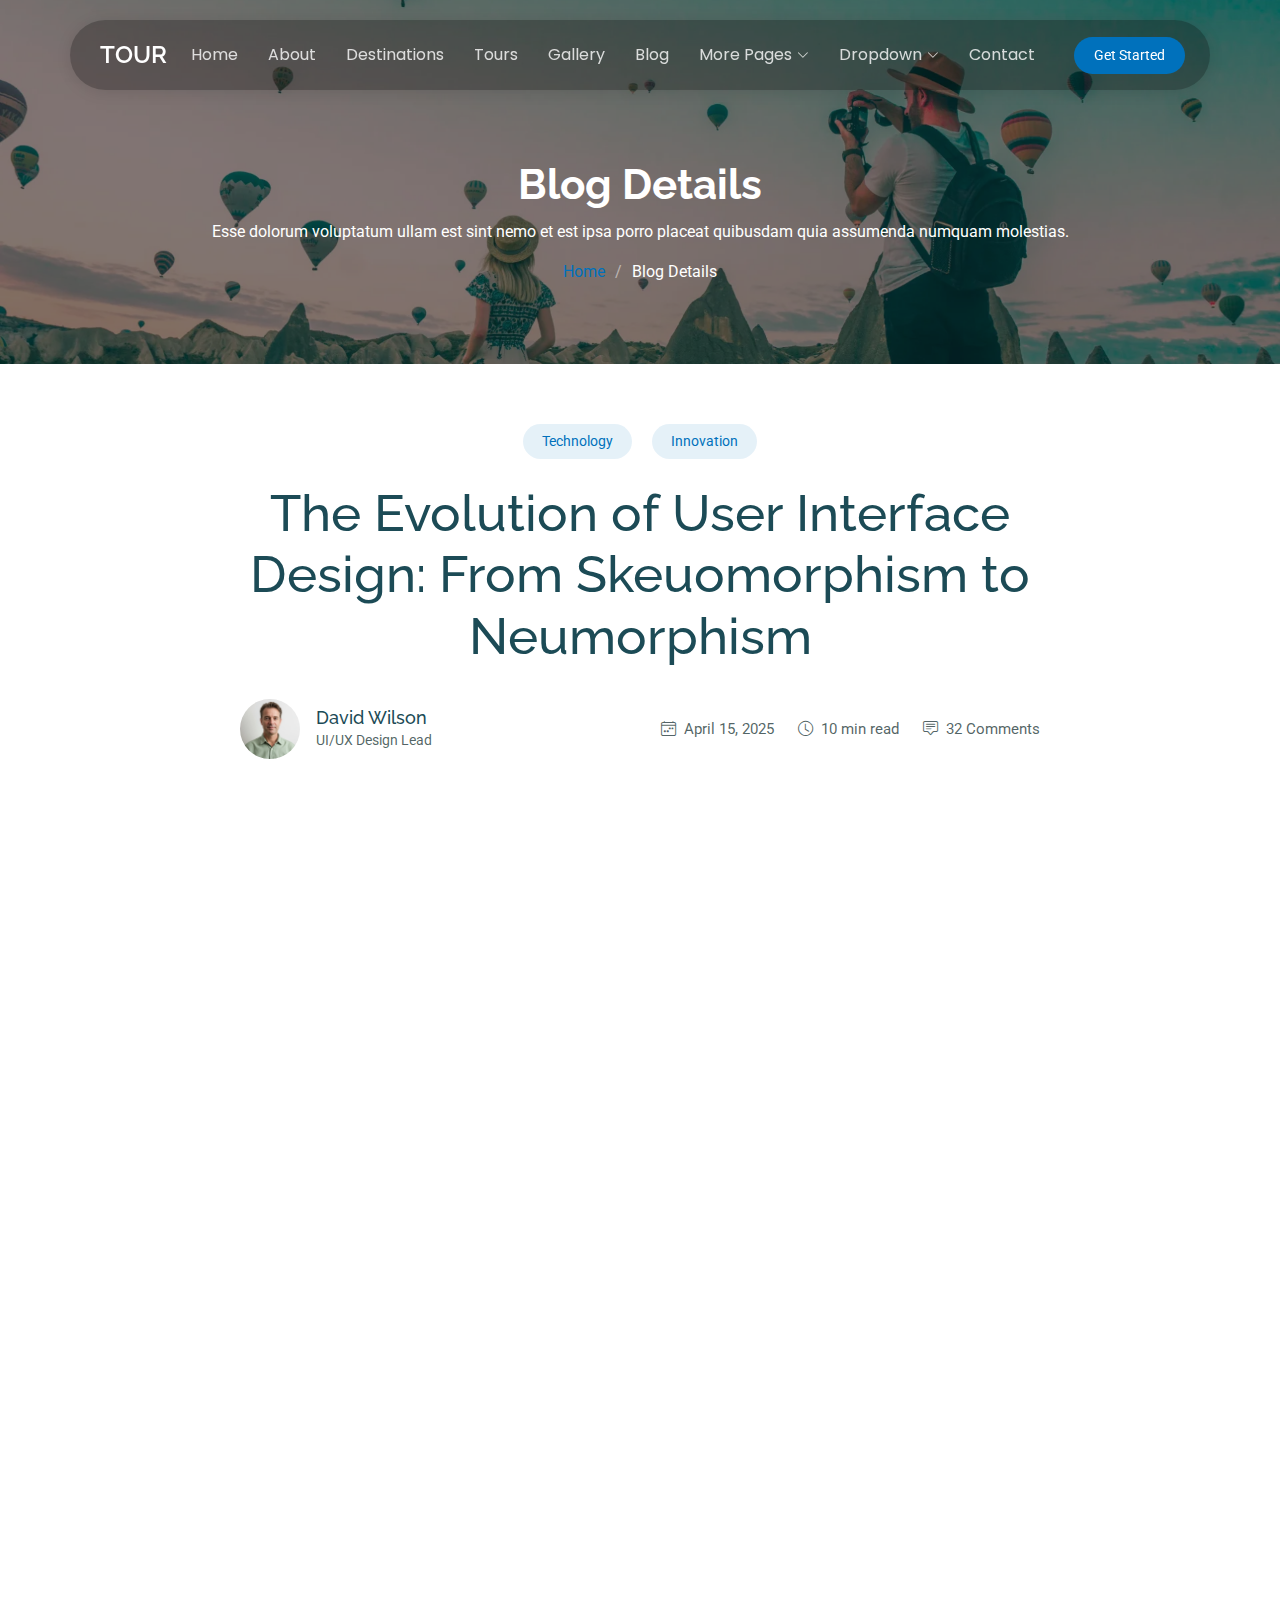
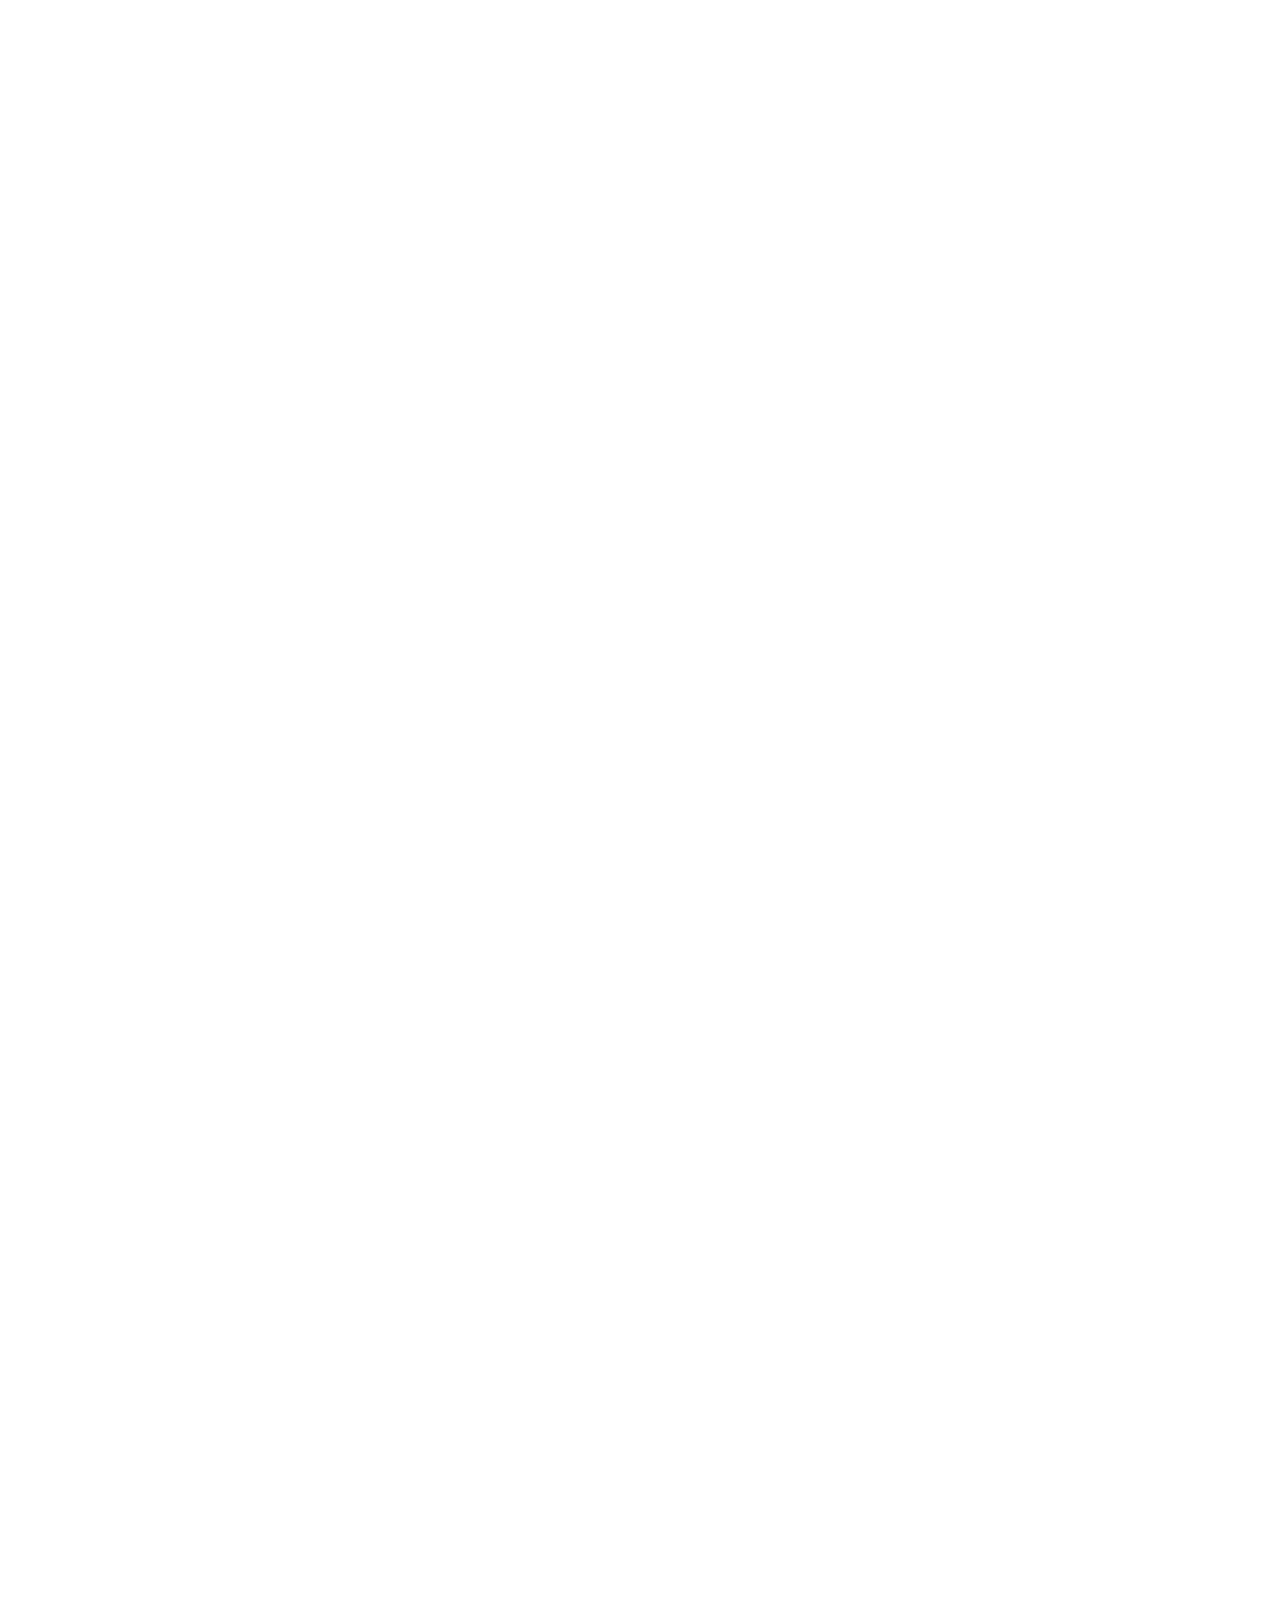
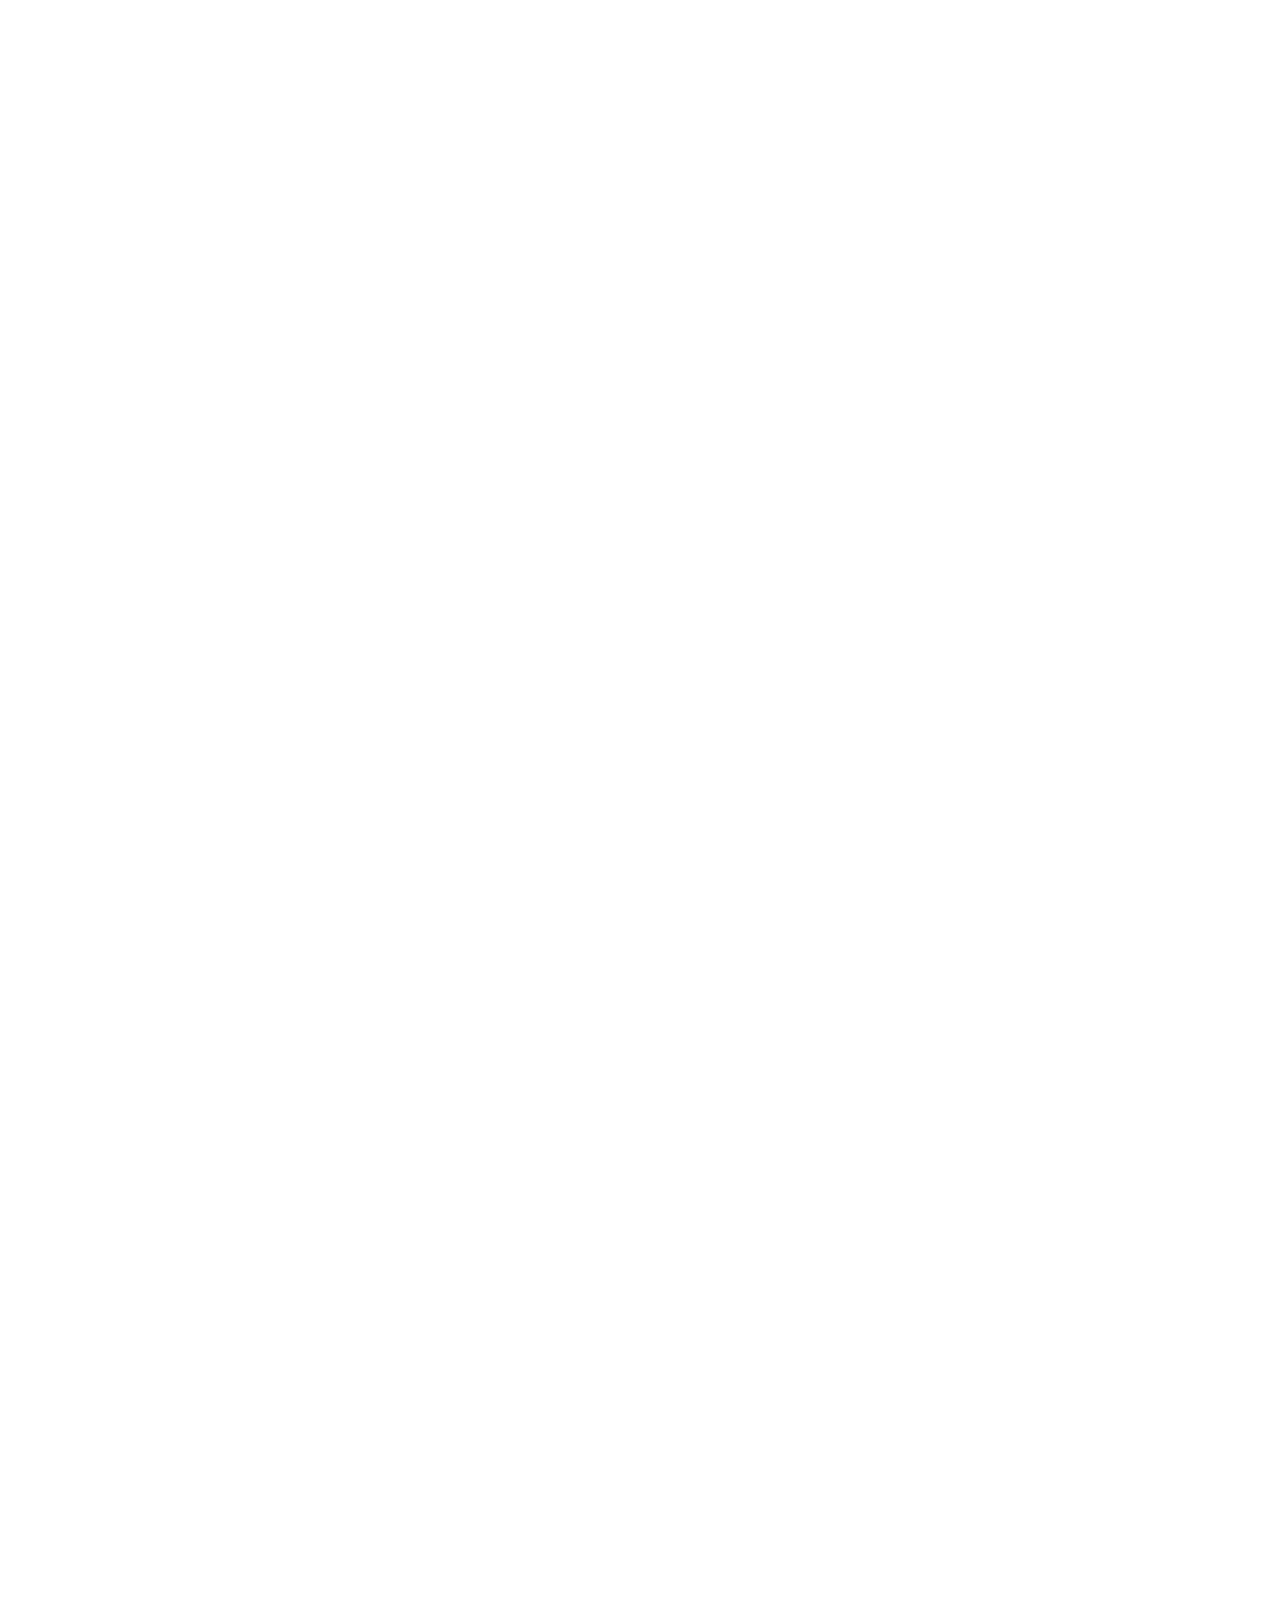
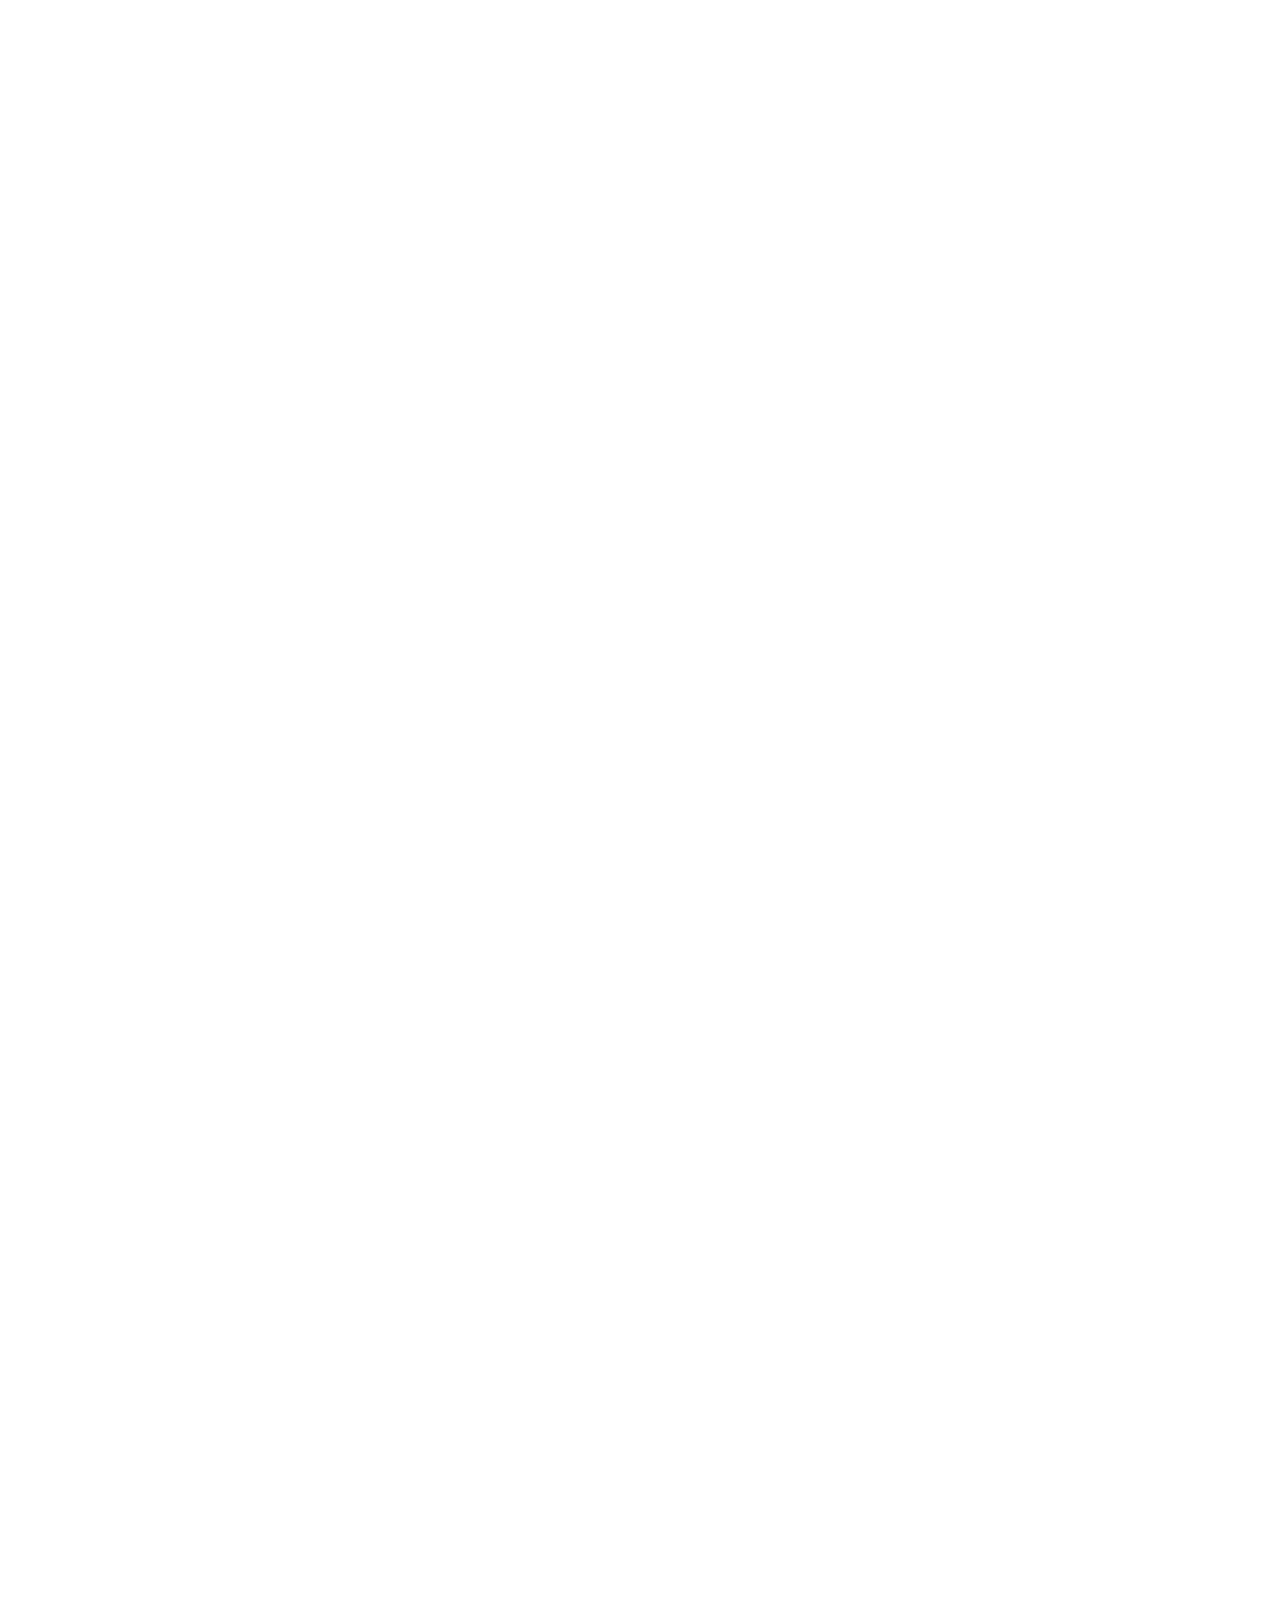
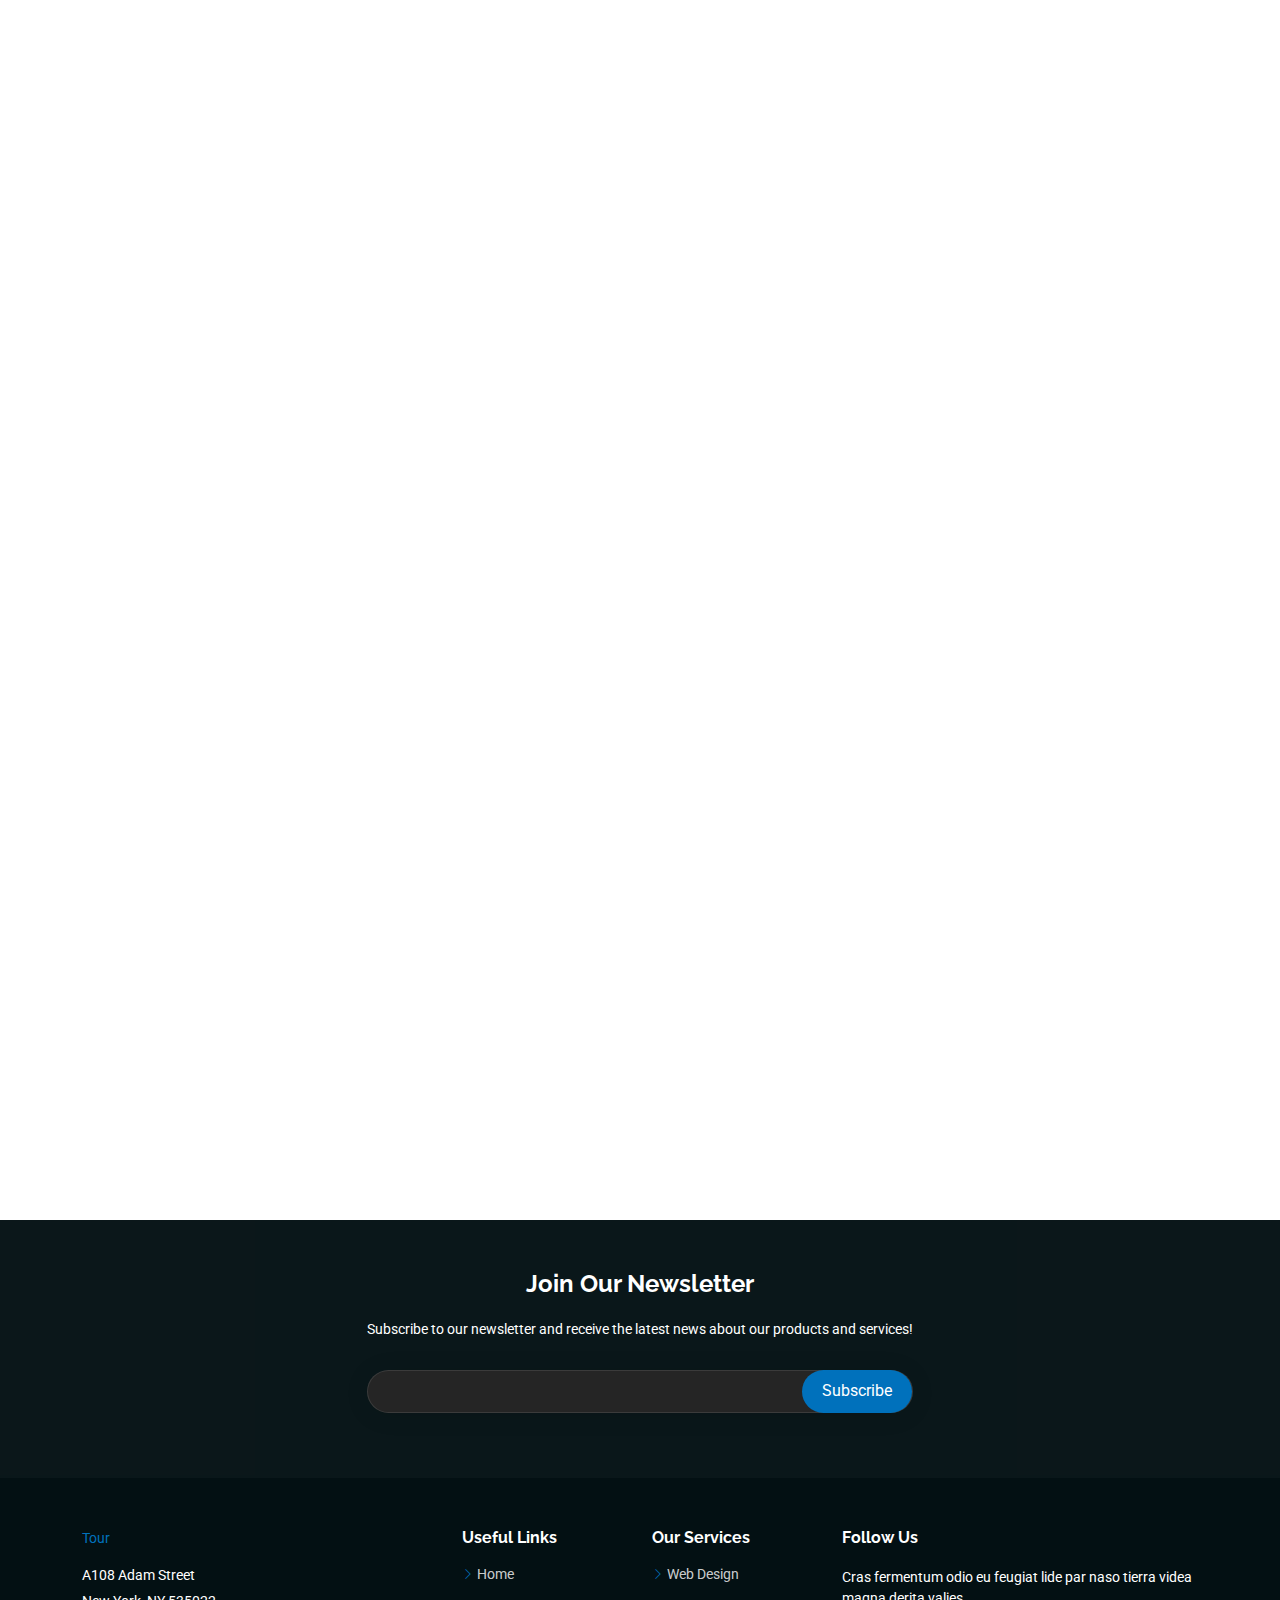
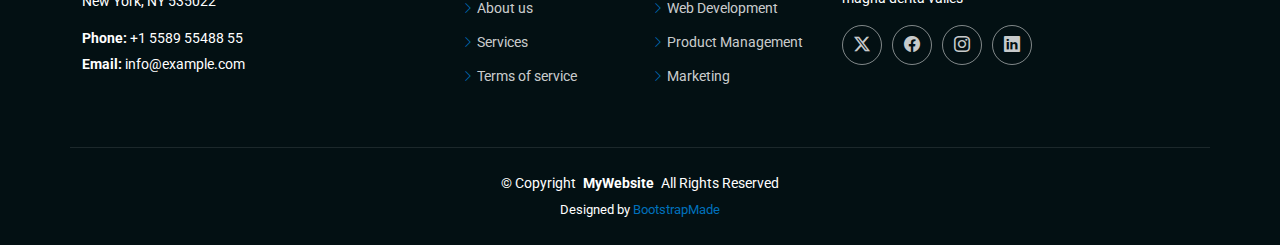
<file: blog-details.html>
<!DOCTYPE html>
<html lang="en">

<head>
  <meta charset="utf-8">
  <meta content="width=device-width, initial-scale=1.0" name="viewport">
  <title>Blog Details - Tour Bootstrap Template</title>
  <meta name="description" content="">
  <meta name="keywords" content="">

  <!-- Favicons -->
  <link href="assets/img/favicon.png" rel="icon">
  <link href="assets/img/apple-touch-icon.png" rel="apple-touch-icon">

  <!-- Fonts -->
  <link href="https://fonts.googleapis.com" rel="preconnect">
  <link href="https://fonts.gstatic.com" rel="preconnect" crossorigin>
  <link href="https://fonts.googleapis.com/css2?family=Roboto:ital,wght@0,100;0,300;0,400;0,500;0,700;0,900;1,100;1,300;1,400;1,500;1,700;1,900&family=Poppins:ital,wght@0,100;0,200;0,300;0,400;0,500;0,600;0,700;0,800;0,900;1,100;1,200;1,300;1,400;1,500;1,600;1,700;1,800;1,900&family=Raleway:ital,wght@0,100;0,200;0,300;0,400;0,500;0,600;0,700;0,800;0,900;1,100;1,200;1,300;1,400;1,500;1,600;1,700;1,800;1,900&display=swap" rel="stylesheet">

  <!-- Vendor CSS Files -->
  <link href="assets/vendor/bootstrap/css/bootstrap.min.css" rel="stylesheet">
  <link href="assets/vendor/bootstrap-icons/bootstrap-icons.css" rel="stylesheet">
  <link href="assets/vendor/aos/aos.css" rel="stylesheet">
  <link href="assets/vendor/swiper/swiper-bundle.min.css" rel="stylesheet">
  <link href="assets/vendor/glightbox/css/glightbox.min.css" rel="stylesheet">

  <!-- Main CSS File -->
  <link href="assets/css/main.css" rel="stylesheet">

  <!-- =======================================================
  * Template Name: Tour
  * Template URL: https://bootstrapmade.com/tour-bootstrap-travel-website-template/
  * Updated: Jul 01 2025 with Bootstrap v5.3.7
  * Author: BootstrapMade.com
  * License: https://bootstrapmade.com/license/
  ======================================================== -->
</head>

<body class="blog-details-page">

  <header id="header" class="header d-flex align-items-center fixed-top">
    <div class="header-container container-fluid container-xl position-relative d-flex align-items-center justify-content-between">

      <a href="index.html" class="logo d-flex align-items-center me-auto me-xl-0">
        <!-- Uncomment the line below if you also wish to use an image logo -->
        <!-- <img src="assets/img/logo.webp" alt=""> -->
        <h1 class="sitename">Tour</h1>
      </a>

      <nav id="navmenu" class="navmenu">
        <ul>
          <li><a href="index.html">Home</a></li>
          <li><a href="about.html">About</a></li>
          <li><a href="destinations.html">Destinations</a></li>
          <li><a href="tours.html">Tours</a></li>
          <li><a href="gallery.html">Gallery</a></li>
          <li><a href="blog.html">Blog</a></li>
          <li class="dropdown"><a href="#"><span>More Pages</span> <i class="bi bi-chevron-down toggle-dropdown"></i></a>
            <ul>
              <li><a href="destination-details.html">Destination Details</a></li>
              <li><a href="tour-details.html">Tour Details</a></li>
              <li><a href="booking.html">Booking</a></li>
              <li><a href="testimonials">Testimonials</a></li>
              <li><a href="faq.html">Frequently Asked Questions</a></li>
              <li><a href="blog-details.html" class="active">Blog Details</a></li>
              <li><a href="terms.html">Terms</a></li>
              <li><a href="privacy.html">Privacy</a></li>
              <li><a href="404.html">404</a></li>
            </ul>
          </li>
          <li class="dropdown"><a href="#"><span>Dropdown</span> <i class="bi bi-chevron-down toggle-dropdown"></i></a>
            <ul>
              <li><a href="#">Dropdown 1</a></li>
              <li class="dropdown"><a href="#"><span>Deep Dropdown</span> <i class="bi bi-chevron-down toggle-dropdown"></i></a>
                <ul>
                  <li><a href="#">Deep Dropdown 1</a></li>
                  <li><a href="#">Deep Dropdown 2</a></li>
                  <li><a href="#">Deep Dropdown 3</a></li>
                  <li><a href="#">Deep Dropdown 4</a></li>
                  <li><a href="#">Deep Dropdown 5</a></li>
                </ul>
              </li>
              <li><a href="#">Dropdown 2</a></li>
              <li><a href="#">Dropdown 3</a></li>
              <li><a href="#">Dropdown 4</a></li>
            </ul>
          </li>
          <li><a href="contact.html">Contact</a></li>
        </ul>
        <i class="mobile-nav-toggle d-xl-none bi bi-list"></i>
      </nav>

      <a class="btn-getstarted" href="destiantios.html">Get Started</a>

    </div>
  </header>

  <main class="main">

    <!-- Page Title -->
    <div class="page-title dark-background" data-aos="fade" style="background-image: url(assets/img/travel/showcase-8.webp);">
      <div class="container position-relative">
        <h1>Blog Details</h1>
        <p>Esse dolorum voluptatum ullam est sint nemo et est ipsa porro placeat quibusdam quia assumenda numquam molestias.</p>
        <nav class="breadcrumbs">
          <ol>
            <li><a href="index.html">Home</a></li>
            <li class="current">Blog Details</li>
          </ol>
        </nav>
      </div>
    </div><!-- End Page Title -->

    <!-- Blog Details Section -->
    <section id="blog-details" class="blog-details section">
      <div class="container" data-aos="fade-up">

        <article class="article">
          <div class="article-header">
            <div class="meta-categories" data-aos="fade-up">
              <a href="#" class="category">Technology</a>
              <a href="#" class="category">Innovation</a>
            </div>

            <h1 class="title" data-aos="fade-up" data-aos-delay="100">The Evolution of User Interface Design: From Skeuomorphism to Neumorphism</h1>

            <div class="article-meta" data-aos="fade-up" data-aos-delay="200">
              <div class="author">
                <img src="assets/img/person/person-m-6.webp" alt="Author" class="author-img">
                <div class="author-info">
                  <h4>David Wilson</h4>
                  <span>UI/UX Design Lead</span>
                </div>
              </div>
              <div class="post-info">
                <span><i class="bi bi-calendar4-week"></i> April 15, 2025</span>
                <span><i class="bi bi-clock"></i> 10 min read</span>
                <span><i class="bi bi-chat-square-text"></i> 32 Comments</span>
              </div>
            </div>
          </div>

          <div class="article-featured-image" data-aos="zoom-in">
            <img src="assets/img/blog/blog-hero-1.webp" alt="UI Design Evolution" class="img-fluid">
          </div>

          <div class="article-wrapper">
            <aside class="table-of-contents" data-aos="fade-left">
              <h3>Table of Contents</h3>
              <nav>
                <ul>
                  <li><a href="#introduction" class="active">Introduction</a></li>
                  <li><a href="#skeuomorphism">The Skeuomorphic Era</a></li>
                  <li><a href="#flat-design">Flat Design Revolution</a></li>
                  <li><a href="#material-design">Material Design</a></li>
                  <li><a href="#neumorphism">Rise of Neumorphism</a></li>
                  <li><a href="#future">Future Trends</a></li>
                </ul>
              </nav>
            </aside>

            <div class="article-content">
              <div class="content-section" id="introduction" data-aos="fade-up">
                <p class="lead">
                  The journey of user interface design has been marked by significant shifts in aesthetic approaches, each era bringing its own unique perspective on how digital interfaces should look and feel.
                </p>

                <p>
                  From the early days of graphical user interfaces to today's sophisticated design systems, the evolution of UI design reflects not just technological advancement, but also changing user expectations and cultural shifts in how we interact with digital products.
                </p>

                <div class="highlight-quote">
                  <blockquote>
                    <p>Design is not just what it looks like and feels like. Design is how it works.</p>
                    <cite>Steve Jobs</cite>
                  </blockquote>
                </div>
              </div>

              <div class="content-section" id="skeuomorphism" data-aos="fade-up">
                <h2>The Skeuomorphic Era</h2>
                <div class="image-with-caption right">
                  <img src="assets/img/blog/blog-hero-2.webp" alt="Skeuomorphic Design Example" class="img-fluid" loading="lazy">
                  <figcaption>Early iOS design showcasing skeuomorphic elements</figcaption>
                </div>
                <p>
                  Skeuomorphic design dominated the early years of digital interfaces, attempting to mirror real-world objects in digital form. This approach helped users transition from physical to digital interactions through familiar visual metaphors.
                </p>

                <div class="feature-points">
                  <div class="point">
                    <i class="bi bi-layers"></i>
                    <div>
                      <h4>Realistic Textures</h4>
                      <p>Detailed representations of materials like leather, metal, and paper</p>
                    </div>
                  </div>
                  <div class="point">
                    <i class="bi bi-lightbulb"></i>
                    <div>
                      <h4>Familiar Metaphors</h4>
                      <p>Digital elements mimicking their physical counterparts</p>
                    </div>
                  </div>
                </div>
              </div>

              <div class="content-section" id="flat-design" data-aos="fade-up">
                <h2>The Flat Design Revolution</h2>
                <p>
                  As users became more comfortable with digital interfaces, design began moving towards simplification. Flat design emerged as a reaction to the ornate details of skeuomorphism, emphasizing clarity and efficiency.
                </p>

                <div class="comparison-grid">
                  <div class="row g-4">
                    <div class="col-md-6">
                      <div class="comparison-card">
                        <div class="icon"><i class="bi bi-check-circle"></i></div>
                        <h4>Advantages</h4>
                        <ul>
                          <li>Improved loading times</li>
                          <li>Better scalability</li>
                          <li>Cleaner visual hierarchy</li>
                        </ul>
                      </div>
                    </div>
                    <div class="col-md-6">
                      <div class="comparison-card">
                        <div class="icon"><i class="bi bi-exclamation-circle"></i></div>
                        <h4>Challenges</h4>
                        <ul>
                          <li>Reduced visual cues</li>
                          <li>Potential usability issues</li>
                          <li>Limited depth perception</li>
                        </ul>
                      </div>
                    </div>
                  </div>
                </div>
              </div>

              <div class="content-section" id="material-design" data-aos="fade-up">
                <h2>Material Design: Finding Balance</h2>
                <p>
                  Google's Material Design emerged as a comprehensive design system that combined the simplicity of flat design with subtle depth cues, creating a more intuitive user experience while maintaining modern aesthetics.
                </p>

                <div class="key-principles">
                  <div class="principle">
                    <span class="number">01</span>
                    <h4>Physical Properties</h4>
                    <p>Surfaces and edges provide meaningful interaction cues</p>
                  </div>
                  <div class="principle">
                    <span class="number">02</span>
                    <h4>Bold Graphics</h4>
                    <p>Deliberate color choices and intentional white space</p>
                  </div>
                  <div class="principle">
                    <span class="number">03</span>
                    <h4>Meaningful Motion</h4>
                    <p>Animation informs and reinforces user actions</p>
                  </div>
                </div>
              </div>

              <div class="content-section" id="neumorphism" data-aos="fade-up">
                <h2>The Rise of Neumorphism</h2>
                <p>
                  Neumorphism represents the latest evolution in UI design, combining aspects of skeuomorphism with modern minimal aesthetics. This style creates soft, extruded surfaces that appear to emerge from the background.
                </p>

                <div class="info-box">
                  <div class="icon">
                    <i class="bi bi-info-circle"></i>
                  </div>
                  <div class="content">
                    <h4>Key Characteristics</h4>
                    <p>Neumorphic design relies on subtle shadow work to create the illusion of elements either protruding from or being pressed into their background surface.</p>
                  </div>
                </div>
              </div>

              <div class="content-section" id="future" data-aos="fade-up">
                <h2>Looking to the Future</h2>
                <p>
                  As we look ahead, UI design continues to evolve with new technologies and user expectations. The future may bring more personalized, adaptive interfaces that respond to individual user preferences and contexts.
                </p>

                <div class="future-trends">
                  <div class="trend">
                    <i class="bi bi-phone"></i>
                    <h4>Adaptive Interfaces</h4>
                    <p>Interfaces that automatically adjust based on user behavior and preferences</p>
                  </div>
                  <div class="trend">
                    <i class="bi bi-eye"></i>
                    <h4>Immersive Experiences</h4>
                    <p>Integration of AR and VR elements in everyday interfaces</p>
                  </div>
                  <div class="trend">
                    <i class="bi bi-hand-index"></i>
                    <h4>Gesture Controls</h4>
                    <p>Advanced motion and gesture-based interactions</p>
                  </div>
                </div>
              </div>
            </div>
          </div>

          <div class="article-footer" data-aos="fade-up">
            <div class="share-article">
              <h4>Share this article</h4>
              <div class="share-buttons">
                <a href="#" class="share-button twitter">
                  <i class="bi bi-twitter-x"></i>
                  <span>Share on X</span>
                </a>
                <a href="#" class="share-button facebook">
                  <i class="bi bi-facebook"></i>
                  <span>Share on Facebook</span>
                </a>
                <a href="#" class="share-button linkedin">
                  <i class="bi bi-linkedin"></i>
                  <span>Share on LinkedIn</span>
                </a>
              </div>
            </div>

            <div class="article-tags">
              <h4>Related Topics</h4>
              <div class="tags">
                <a href="#" class="tag">UI Design</a>
                <a href="#" class="tag">User Experience</a>
                <a href="#" class="tag">Design Trends</a>
                <a href="#" class="tag">Innovation</a>
                <a href="#" class="tag">Technology</a>
              </div>
            </div>
          </div>

        </article>

      </div>
    </section><!-- /Blog Details Section -->

    <!-- Blog Author Section -->
    <section id="blog-author" class="blog-author section">

      <div class="container" data-aos="fade-up">
        <div class="author-card">
          <div class="author-background" data-aos="fade-right" data-aos-delay="100">
            <div class="author-image-wrapper">
              <img src="assets/img/person/person-m-12.webp" class="author-image" alt="" loading="lazy">
            </div>
          </div>

          <div class="author-details" data-aos="fade-left" data-aos-delay="200">
            <div class="author-meta">
              <h3 class="author-name">Alex Richardson</h3>
              <div class="author-credentials">
                <span class="badge">Tech Journalist</span>
                <span class="badge">UX Designer</span>
              </div>
            </div>

            <div class="author-description">
              Proin iaculis purus consequat sem cure digni ssim donec porttitora entum suscipit rhoncus. Accusantium quam, ultricies eget id, aliquam eget nibh et. Maecen aliquam, risus at semper.
            </div>

            <div class="author-stats">
              <div class="stat-item">
                <span class="stat-value">120+</span>
                <span class="stat-label">Articles</span>
              </div>
              <div class="stat-item">
                <span class="stat-value">15k</span>
                <span class="stat-label">Readers</span>
              </div>
              <div class="stat-item">
                <span class="stat-value">4.9</span>
                <span class="stat-label">Rating</span>
              </div>
            </div>

            <div class="author-footer">
              <div class="social-links">
                <a href="https://twitter.com/#" title="Twitter"><i class="bi bi-twitter-x"></i></a>
                <a href="https://linkedin.com/#" title="LinkedIn"><i class="bi bi-linkedin"></i></a>
                <a href="https://medium.com/#" title="Medium"><i class="bi bi-medium"></i></a>
                <a href="https://github.com/#" title="GitHub"><i class="bi bi-github"></i></a>
              </div>
              <a href="#" class="btn-connect">
                Connect with Alex
                <i class="bi bi-arrow-right"></i>
              </a>
            </div>
          </div>
        </div>
      </div>

    </section><!-- /Blog Author Section -->

    <!-- Blog Comments Section -->
    <section id="blog-comments" class="blog-comments section">

      <div class="container" data-aos="fade-up" data-aos-delay="100">

        <div class="blog-comments-4">
          <div class="comments-header">
            <h3 class="title">Community Feedback</h3>
            <div class="comments-stats">
              <span class="count">12</span>
              <span class="label">Comments</span>
            </div>
          </div>

          <div class="comments-container">
            <!-- Comment #1 -->
            <div class="comment-thread">
              <div class="comment-box">
                <div class="comment-wrapper">
                  <div class="avatar-wrapper">
                    <img src="assets/img/person/person-f-9.webp" alt="Avatar" loading="lazy">
                    <span class="status-indicator"></span>
                  </div>

                  <div class="comment-content">
                    <div class="comment-header">
                      <div class="user-info">
                        <h4>Thomas Anderson</h4>
                        <span class="time-badge">
                          <i class="bi bi-clock"></i>
                          2 hours ago
                        </span>
                      </div>
                      <div class="engagement">
                        <span class="likes">
                          <i class="bi bi-heart"></i>
                          24
                        </span>
                      </div>
                    </div>

                    <div class="comment-body">
                      <p>Nullam ac urna eu felis dapibus condimentum sit amet a augue. Sed non neque elit. Sed ut imperdiet nisi. Proin condimentum fermentum nunc.</p>
                    </div>

                    <div class="comment-actions">
                      <button class="action-btn like-btn" aria-label="Like comment">
                        <i class="bi bi-heart"></i>
                        <span>Like</span>
                      </button>
                      <button class="action-btn reply-btn" aria-label="Reply to comment">
                        <i class="bi bi-chat"></i>
                        <span>Reply</span>
                      </button>
                      <button class="action-btn share-btn" aria-label="Share comment">
                        <i class="bi bi-share"></i>
                        <span>Share</span>
                      </button>
                    </div>
                  </div>
                </div>
              </div>

              <!-- Replies Container -->
              <div class="replies-container">
                <!-- Reply #1 -->
                <div class="comment-box reply">
                  <div class="comment-wrapper">
                    <div class="avatar-wrapper">
                      <img src="assets/img/person/person-m-9.webp" alt="Avatar" loading="lazy">
                      <span class="status-indicator"></span>
                    </div>

                    <div class="comment-content">
                      <div class="comment-header">
                        <div class="user-info">
                          <h4>Maria Rodriguez</h4>
                          <span class="time-badge">
                            <i class="bi bi-clock"></i>
                            1 hour ago
                          </span>
                        </div>
                        <div class="engagement">
                          <span class="likes">
                            <i class="bi bi-heart"></i>
                            8
                          </span>
                        </div>
                      </div>

                      <div class="comment-body">
                        <p>Vivamus elementum semper nisi. Aenean vulputate eleifend tellus. Aenean leo ligula, porttitor eu, consequat vitae.</p>
                      </div>

                      <div class="comment-actions">
                        <button class="action-btn like-btn" aria-label="Like comment">
                          <i class="bi bi-heart"></i>
                          <span>Like</span>
                        </button>
                        <button class="action-btn reply-btn" aria-label="Reply to comment">
                          <i class="bi bi-chat"></i>
                          <span>Reply</span>
                        </button>
                        <button class="action-btn share-btn" aria-label="Share comment">
                          <i class="bi bi-share"></i>
                          <span>Share</span>
                        </button>
                      </div>
                    </div>
                  </div>
                </div>

                <!-- Reply #2 -->
                <div class="comment-box reply">
                  <div class="comment-wrapper">
                    <div class="avatar-wrapper">
                      <img src="assets/img/person/person-f-9.webp" alt="Avatar" loading="lazy">
                      <span class="status-indicator"></span>
                    </div>

                    <div class="comment-content">
                      <div class="comment-header">
                        <div class="user-info">
                          <h4>Alex Chen</h4>
                          <span class="time-badge">
                            <i class="bi bi-clock"></i>
                            30 minutes ago
                          </span>
                        </div>
                        <div class="engagement">
                          <span class="likes">
                            <i class="bi bi-heart"></i>
                            5
                          </span>
                        </div>
                      </div>

                      <div class="comment-body">
                        <p>Cras dapibus. Vivamus elementum semper nisi. Aenean vulputate eleifend tellus.</p>
                      </div>

                      <div class="comment-actions">
                        <button class="action-btn like-btn" aria-label="Like comment">
                          <i class="bi bi-heart"></i>
                          <span>Like</span>
                        </button>
                        <button class="action-btn reply-btn" aria-label="Reply to comment">
                          <i class="bi bi-chat"></i>
                          <span>Reply</span>
                        </button>
                        <button class="action-btn share-btn" aria-label="Share comment">
                          <i class="bi bi-share"></i>
                          <span>Share</span>
                        </button>
                      </div>
                    </div>
                  </div>
                </div>
              </div>
            </div>

            <!-- Comment #2 -->
            <div class="comment-thread">
              <div class="comment-box">
                <div class="comment-wrapper">
                  <div class="avatar-wrapper">
                    <img src="assets/img/person/person-f-7.webp" alt="Avatar" loading="lazy">
                    <span class="status-indicator"></span>
                  </div>

                  <div class="comment-content">
                    <div class="comment-header">
                      <div class="user-info">
                        <h4>Emily Watson</h4>
                        <span class="time-badge">
                          <i class="bi bi-clock"></i>
                          3 hours ago
                        </span>
                      </div>
                      <div class="engagement">
                        <span class="likes">
                          <i class="bi bi-heart"></i>
                          15
                        </span>
                      </div>
                    </div>

                    <div class="comment-body">
                      <p>Maecenas tempus, tellus eget condimentum rhoncus, sem quam semper libero, sit amet adipiscing sem neque sed ipsum.</p>
                    </div>

                    <div class="comment-actions">
                      <button class="action-btn like-btn" aria-label="Like comment">
                        <i class="bi bi-heart"></i>
                        <span>Like</span>
                      </button>
                      <button class="action-btn reply-btn" aria-label="Reply to comment">
                        <i class="bi bi-chat"></i>
                        <span>Reply</span>
                      </button>
                      <button class="action-btn share-btn" aria-label="Share comment">
                        <i class="bi bi-share"></i>
                        <span>Share</span>
                      </button>
                    </div>
                  </div>
                </div>
              </div>
            </div>
          </div>
        </div>

      </div>

    </section><!-- /Blog Comments Section -->

    <!-- Blog Comment Form Section -->
    <section id="blog-comment-form" class="blog-comment-form section">

      <div class="container" data-aos="fade-up" data-aos-delay="100">

        <form method="post" role="form">

          <div class="section-header">
            <h3>Share Your Thoughts</h3>
            <p>Your email address will not be published. Required fields are marked *</p>
          </div>

          <div class="row gy-3">
            <div class="col-md-6 form-group">
              <label for="name">Full Name *</label>
              <input type="text" name="name" class="form-control" id="name" placeholder="Enter your full name" required="">
            </div>

            <div class="col-md-6 form-group">
              <label for="email">Email Address *</label>
              <input type="email" name="email" class="form-control" id="email" placeholder="Enter your email address" required="">
            </div>

            <div class="col-12 form-group">
              <label for="website">Website</label>
              <input type="url" name="website" class="form-control" id="website" placeholder="Your website (optional)">
            </div>

            <div class="col-12 form-group">
              <label for="comment">Your Comment *</label>
              <textarea class="form-control" name="comment" id="comment" rows="5" placeholder="Write your thoughts here..." required=""></textarea>
            </div>

            <div class="col-12 text-center">
              <button type="submit" class="btn-submit">Post Comment</button>
            </div>
          </div>

        </form>

      </div>

    </section><!-- /Blog Comment Form Section -->

  </main>

  <footer id="footer" class="footer position-relative dark-background">

    <div class="footer-newsletter">
      <div class="container">
        <div class="row justify-content-center text-center">
          <div class="col-lg-6">
            <h4>Join Our Newsletter</h4>
            <p>Subscribe to our newsletter and receive the latest news about our products and services!</p>
            <form action="forms/newsletter.php" method="post" class="php-email-form">
              <div class="newsletter-form"><input type="email" name="email"><input type="submit" value="Subscribe"></div>
              <div class="loading">Loading</div>
              <div class="error-message"></div>
              <div class="sent-message">Your subscription request has been sent. Thank you!</div>
            </form>
          </div>
        </div>
      </div>
    </div>

    <div class="container footer-top">
      <div class="row gy-4">
        <div class="col-lg-4 col-md-6 footer-about">
          <a href="index.html" class="d-flex align-items-center">
            <span class="sitename">Tour</span>
          </a>
          <div class="footer-contact pt-3">
            <p>A108 Adam Street</p>
            <p>New York, NY 535022</p>
            <p class="mt-3"><strong>Phone:</strong> <span>+1 5589 55488 55</span></p>
            <p><strong>Email:</strong> <span>info@example.com</span></p>
          </div>
        </div>

        <div class="col-lg-2 col-md-3 footer-links">
          <h4>Useful Links</h4>
          <ul>
            <li><i class="bi bi-chevron-right"></i> <a href="#">Home</a></li>
            <li><i class="bi bi-chevron-right"></i> <a href="#">About us</a></li>
            <li><i class="bi bi-chevron-right"></i> <a href="#">Services</a></li>
            <li><i class="bi bi-chevron-right"></i> <a href="#">Terms of service</a></li>
          </ul>
        </div>

        <div class="col-lg-2 col-md-3 footer-links">
          <h4>Our Services</h4>
          <ul>
            <li><i class="bi bi-chevron-right"></i> <a href="#">Web Design</a></li>
            <li><i class="bi bi-chevron-right"></i> <a href="#">Web Development</a></li>
            <li><i class="bi bi-chevron-right"></i> <a href="#">Product Management</a></li>
            <li><i class="bi bi-chevron-right"></i> <a href="#">Marketing</a></li>
          </ul>
        </div>

        <div class="col-lg-4 col-md-12">
          <h4>Follow Us</h4>
          <p>Cras fermentum odio eu feugiat lide par naso tierra videa magna derita valies</p>
          <div class="social-links d-flex">
            <a href=""><i class="bi bi-twitter-x"></i></a>
            <a href=""><i class="bi bi-facebook"></i></a>
            <a href=""><i class="bi bi-instagram"></i></a>
            <a href=""><i class="bi bi-linkedin"></i></a>
          </div>
        </div>

      </div>
    </div>

    <div class="container copyright text-center mt-4">
      <p>© <span>Copyright</span> <strong class="px-1 sitename">MyWebsite</strong> <span>All Rights Reserved</span></p>
      <div class="credits">
        <!-- All the links in the footer should remain intact. -->
        <!-- You can delete the links only if you've purchased the pro version. -->
        <!-- Licensing information: https://bootstrapmade.com/license/ -->
        <!-- Purchase the pro version with working PHP/AJAX contact form: [buy-url] -->
        Designed by <a href="https://bootstrapmade.com/">BootstrapMade</a>
      </div>
    </div>

  </footer>

  <!-- Scroll Top -->
  <a href="#" id="scroll-top" class="scroll-top d-flex align-items-center justify-content-center"><i class="bi bi-arrow-up-short"></i></a>

  <!-- Preloader -->
  <div id="preloader"></div>

  <!-- Vendor JS Files -->
  <script src="assets/vendor/bootstrap/js/bootstrap.bundle.min.js"></script>
  <script src="assets/vendor/php-email-form/validate.js"></script>
  <script src="assets/vendor/aos/aos.js"></script>
  <script src="assets/vendor/purecounter/purecounter_vanilla.js"></script>
  <script src="assets/vendor/swiper/swiper-bundle.min.js"></script>
  <script src="assets/vendor/isotope-layout/isotope.pkgd.min.js"></script>
  <script src="assets/vendor/imagesloaded/imagesloaded.pkgd.min.js"></script>
  <script src="assets/vendor/glightbox/js/glightbox.min.js"></script>

  <!-- Main JS File -->
  <script src="assets/js/main.js"></script>

</body>

</html>
</file>
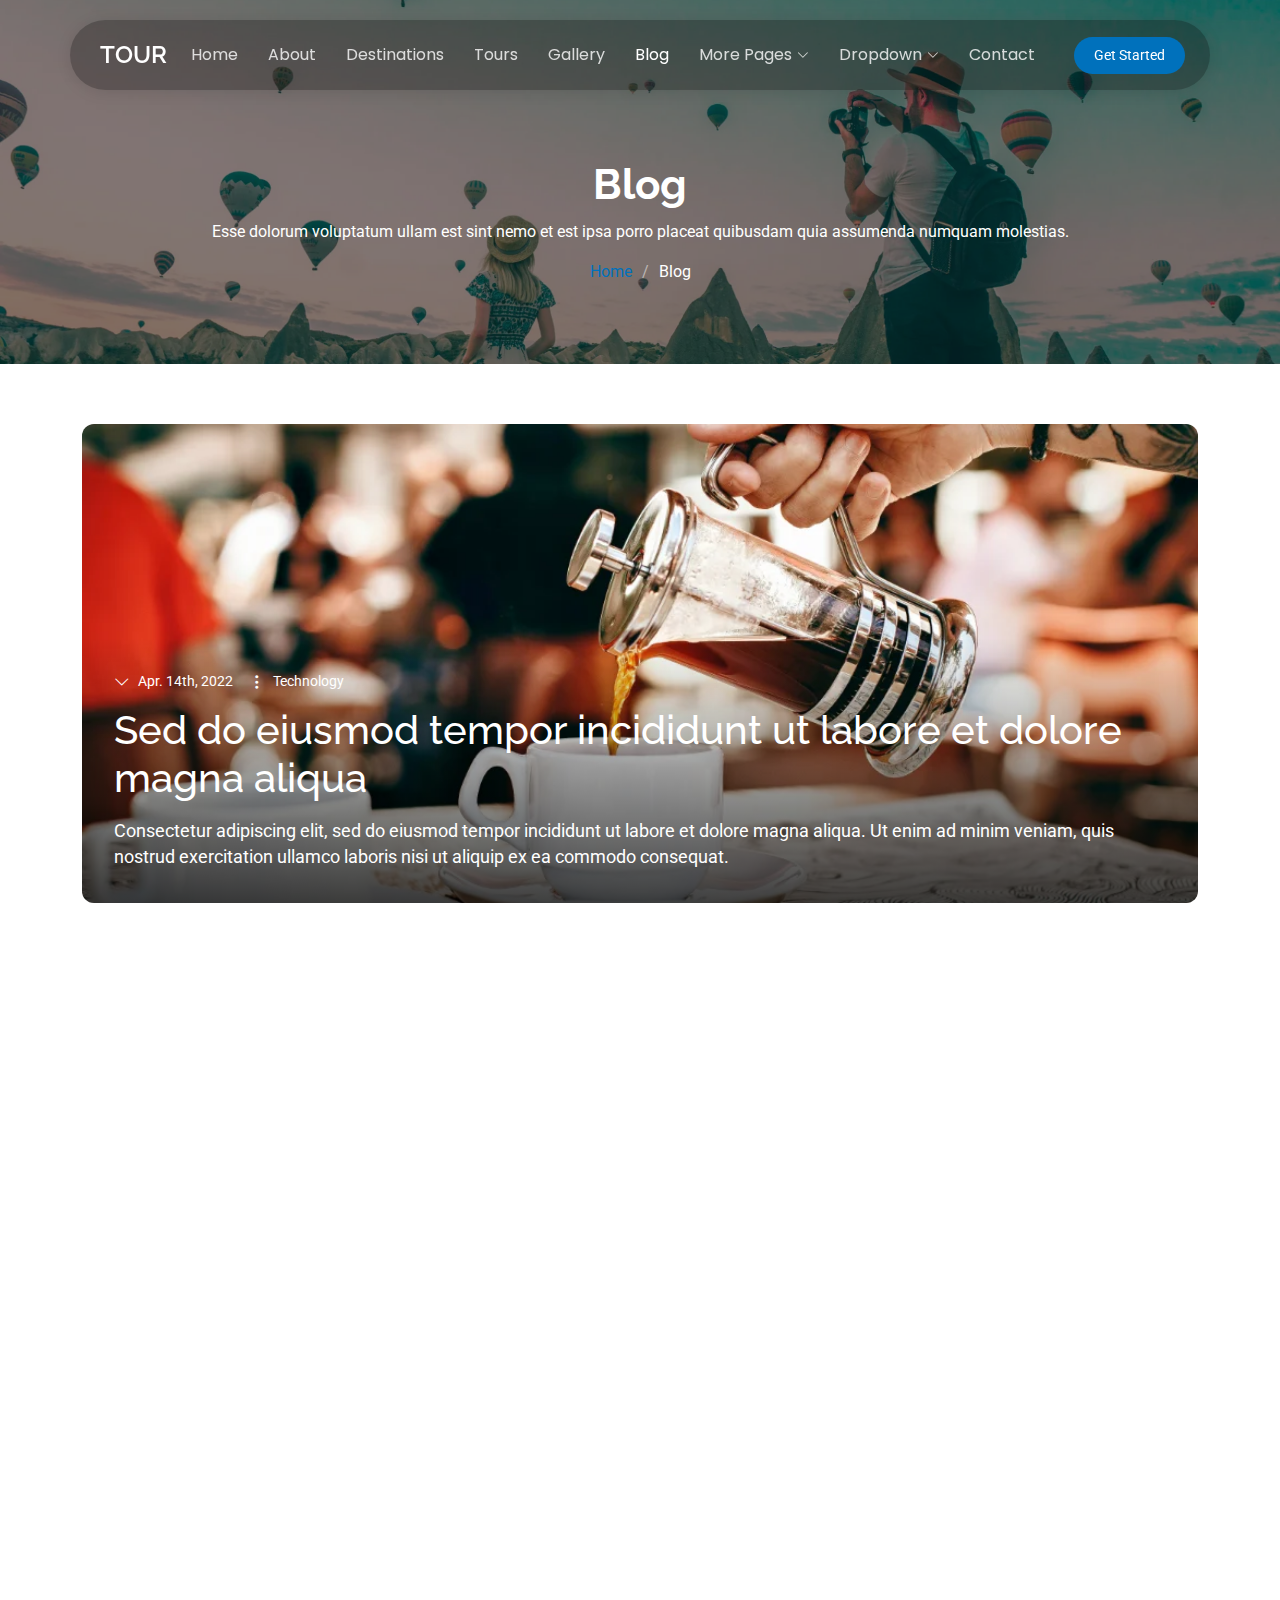
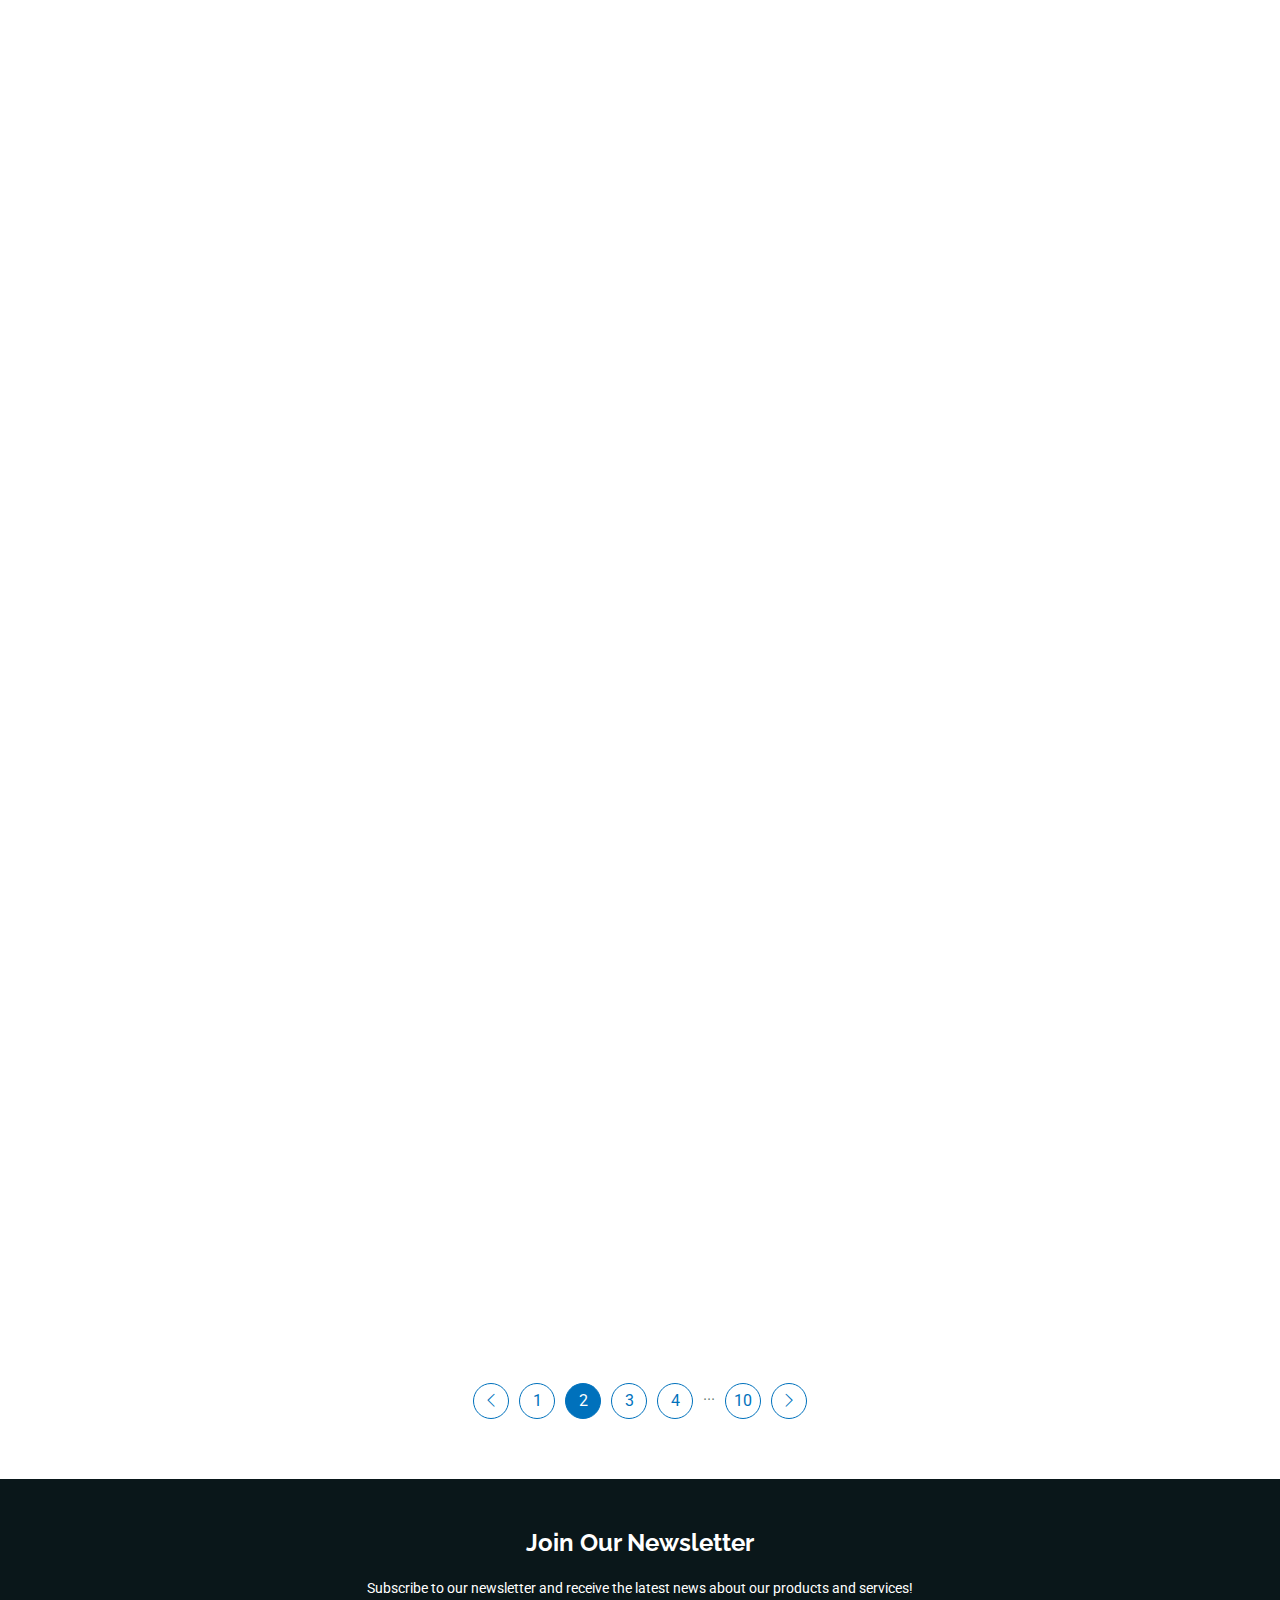
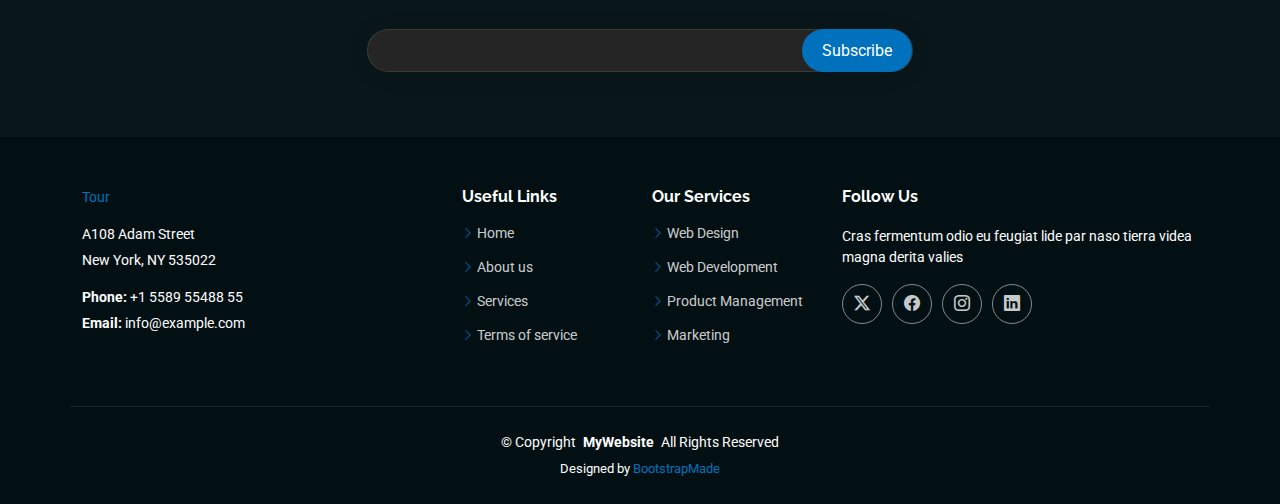
<file: blog.html>
<!DOCTYPE html>
<html lang="en">

<head>
  <meta charset="utf-8">
  <meta content="width=device-width, initial-scale=1.0" name="viewport">
  <title>Blog - Tour Bootstrap Template</title>
  <meta name="description" content="">
  <meta name="keywords" content="">

  <!-- Favicons -->
  <link href="assets/img/favicon.png" rel="icon">
  <link href="assets/img/apple-touch-icon.png" rel="apple-touch-icon">

  <!-- Fonts -->
  <link href="https://fonts.googleapis.com" rel="preconnect">
  <link href="https://fonts.gstatic.com" rel="preconnect" crossorigin>
  <link href="https://fonts.googleapis.com/css2?family=Roboto:ital,wght@0,100;0,300;0,400;0,500;0,700;0,900;1,100;1,300;1,400;1,500;1,700;1,900&family=Poppins:ital,wght@0,100;0,200;0,300;0,400;0,500;0,600;0,700;0,800;0,900;1,100;1,200;1,300;1,400;1,500;1,600;1,700;1,800;1,900&family=Raleway:ital,wght@0,100;0,200;0,300;0,400;0,500;0,600;0,700;0,800;0,900;1,100;1,200;1,300;1,400;1,500;1,600;1,700;1,800;1,900&display=swap" rel="stylesheet">

  <!-- Vendor CSS Files -->
  <link href="assets/vendor/bootstrap/css/bootstrap.min.css" rel="stylesheet">
  <link href="assets/vendor/bootstrap-icons/bootstrap-icons.css" rel="stylesheet">
  <link href="assets/vendor/aos/aos.css" rel="stylesheet">
  <link href="assets/vendor/swiper/swiper-bundle.min.css" rel="stylesheet">
  <link href="assets/vendor/glightbox/css/glightbox.min.css" rel="stylesheet">

  <!-- Main CSS File -->
  <link href="assets/css/main.css" rel="stylesheet">

  <!-- =======================================================
  * Template Name: Tour
  * Template URL: https://bootstrapmade.com/tour-bootstrap-travel-website-template/
  * Updated: Jul 01 2025 with Bootstrap v5.3.7
  * Author: BootstrapMade.com
  * License: https://bootstrapmade.com/license/
  ======================================================== -->
</head>

<body class="blog-page">

  <header id="header" class="header d-flex align-items-center fixed-top">
    <div class="header-container container-fluid container-xl position-relative d-flex align-items-center justify-content-between">

      <a href="index.html" class="logo d-flex align-items-center me-auto me-xl-0">
        <!-- Uncomment the line below if you also wish to use an image logo -->
        <!-- <img src="assets/img/logo.webp" alt=""> -->
        <h1 class="sitename">Tour</h1>
      </a>

      <nav id="navmenu" class="navmenu">
        <ul>
          <li><a href="index.html">Home</a></li>
          <li><a href="about.html">About</a></li>
          <li><a href="destinations.html">Destinations</a></li>
          <li><a href="tours.html">Tours</a></li>
          <li><a href="gallery.html">Gallery</a></li>
          <li><a href="blog.html" class="active">Blog</a></li>
          <li class="dropdown"><a href="#"><span>More Pages</span> <i class="bi bi-chevron-down toggle-dropdown"></i></a>
            <ul>
              <li><a href="destination-details.html">Destination Details</a></li>
              <li><a href="tour-details.html">Tour Details</a></li>
              <li><a href="booking.html">Booking</a></li>
              <li><a href="testimonials">Testimonials</a></li>
              <li><a href="faq.html">Frequently Asked Questions</a></li>
              <li><a href="blog-details.html">Blog Details</a></li>
              <li><a href="terms.html">Terms</a></li>
              <li><a href="privacy.html">Privacy</a></li>
              <li><a href="404.html">404</a></li>
            </ul>
          </li>
          <li class="dropdown"><a href="#"><span>Dropdown</span> <i class="bi bi-chevron-down toggle-dropdown"></i></a>
            <ul>
              <li><a href="#">Dropdown 1</a></li>
              <li class="dropdown"><a href="#"><span>Deep Dropdown</span> <i class="bi bi-chevron-down toggle-dropdown"></i></a>
                <ul>
                  <li><a href="#">Deep Dropdown 1</a></li>
                  <li><a href="#">Deep Dropdown 2</a></li>
                  <li><a href="#">Deep Dropdown 3</a></li>
                  <li><a href="#">Deep Dropdown 4</a></li>
                  <li><a href="#">Deep Dropdown 5</a></li>
                </ul>
              </li>
              <li><a href="#">Dropdown 2</a></li>
              <li><a href="#">Dropdown 3</a></li>
              <li><a href="#">Dropdown 4</a></li>
            </ul>
          </li>
          <li><a href="contact.html">Contact</a></li>
        </ul>
        <i class="mobile-nav-toggle d-xl-none bi bi-list"></i>
      </nav>

      <a class="btn-getstarted" href="destiantios.html">Get Started</a>

    </div>
  </header>

  <main class="main">

    <!-- Page Title -->
    <div class="page-title dark-background" data-aos="fade" style="background-image: url(assets/img/travel/showcase-8.webp);">
      <div class="container position-relative">
        <h1>Blog</h1>
        <p>Esse dolorum voluptatum ullam est sint nemo et est ipsa porro placeat quibusdam quia assumenda numquam molestias.</p>
        <nav class="breadcrumbs">
          <ol>
            <li><a href="index.html">Home</a></li>
            <li class="current">Blog</li>
          </ol>
        </nav>
      </div>
    </div><!-- End Page Title -->

    <!-- Blog Hero Section -->
    <section id="blog-hero" class="blog-hero section">

      <div class="container" data-aos="fade-up" data-aos-delay="100">

        <div class="blog-grid">

          <!-- Main Featured Post -->
          <article class="blog-item main-feature" data-aos="fade-up">
            <img src="assets/img/blog/blog-post-9.webp" alt="Blog Image" class="img-fluid">
            <div class="blog-content">
              <div class="post-meta">
                <span class="date">Apr. 14th, 2022</span>
                <span class="category">Technology</span>
              </div>
              <h2 class="post-title">
                <a href="blog-details.html" title="Sed do eiusmod tempor incididunt ut labore et dolore magna aliqua">Sed do eiusmod tempor incididunt ut labore et dolore magna aliqua</a>
              </h2>
              <p class="post-excerpt">Consectetur adipiscing elit, sed do eiusmod tempor incididunt ut labore et dolore magna aliqua. Ut enim ad minim veniam, quis nostrud exercitation ullamco laboris nisi ut aliquip ex ea commodo consequat.</p>
            </div>
          </article><!-- End Main Featured Post -->

          <!-- Secondary Featured Posts -->
          <div class="secondary-features">
            <article class="blog-item" data-aos="fade-up" data-aos-delay="100">
              <img src="assets/img/blog/blog-post-portrait-1.webp" alt="Blog Image" class="img-fluid">
              <div class="blog-content">
                <div class="post-meta">
                  <span class="date">Apr. 13th, 2022</span>
                  <span class="category">Business</span>
                </div>
                <h3 class="post-title">
                  <a href="blog-details.html" title="Ut enim ad minim veniam quis nostrud exercitation">Ut enim ad minim veniam quis nostrud exercitation</a>
                </h3>
              </div>
            </article>

            <article class="blog-item" data-aos="fade-up" data-aos-delay="200">
              <img src="assets/img/blog/blog-post-portrait-2.webp" alt="Blog Image" class="img-fluid">
              <div class="blog-content">
                <div class="post-meta">
                  <span class="date">Apr. 12th, 2022</span>
                  <span class="category">Lifestyle</span>
                </div>
                <h3 class="post-title">
                  <a href="blog-details.html" title="Duis aute irure dolor in reprehenderit in voluptate">Duis aute irure dolor in reprehenderit in voluptate</a>
                </h3>
              </div>
            </article>
          </div><!-- End Secondary Features -->

          <!-- Regular Posts Grid -->
          <div class="regular-posts">
            <article class="blog-item" data-aos="fade-up" data-aos-delay="300">
              <img src="assets/img/blog/blog-post-9.webp" alt="Blog Image" class="img-fluid">
              <div class="blog-content">
                <div class="post-meta">
                  <span class="date">Apr. 11th, 2022</span>
                  <span class="category">Tech</span>
                </div>
                <h3 class="post-title">
                  <a href="blog-details.html" title="Excepteur sint occaecat cupidatat non proident">Excepteur sint occaecat cupidatat non proident</a>
                </h3>
              </div>
            </article>

            <article class="blog-item" data-aos="fade-up" data-aos-delay="400">
              <img src="assets/img/blog/blog-post-3.webp" alt="Blog Image" class="img-fluid">
              <div class="blog-content">
                <div class="post-meta">
                  <span class="date">Apr. 10th, 2022</span>
                  <span class="category">Sports</span>
                </div>
                <h3 class="post-title">
                  <a href="blog-details.html" title="Sunt in culpa qui officia deserunt mollit anim">Sunt in culpa qui officia deserunt mollit anim</a>
                </h3>
              </div>
            </article>

            <article class="blog-item" data-aos="fade-up" data-aos-delay="500">
              <img src="assets/img/blog/blog-post-6.webp" alt="Blog Image" class="img-fluid">
              <div class="blog-content">
                <div class="post-meta">
                  <span class="date">Apr. 9th, 2022</span>
                  <span class="category">Culture</span>
                </div>
                <h3 class="post-title">
                  <a href="blog-details.html" title="Id est laborum et dolorum fuga et harum quidem">Id est laborum et dolorum fuga et harum quidem</a>
                </h3>
              </div>
            </article>
          </div><!-- End Regular Posts -->

        </div>

      </div>

    </section><!-- /Blog Hero Section -->

    <!-- Blog Posts Section -->
    <section id="blog-posts" class="blog-posts section">

      <div class="container" data-aos="fade-up" data-aos-delay="100">
        <div class="row gy-4">

          <div class="col-lg-4">
            <article>

              <div class="post-img">
                <img src="assets/img/blog/blog-post-1.webp" alt="" class="img-fluid">
              </div>

              <p class="post-category">Politics</p>

              <h2 class="title">
                <a href="blog-details.html">Dolorum optio tempore voluptas dignissimos</a>
              </h2>

              <div class="d-flex align-items-center">
                <img src="assets/img/person/person-f-12.webp" alt="" class="img-fluid post-author-img flex-shrink-0">
                <div class="post-meta">
                  <p class="post-author">Maria Doe</p>
                  <p class="post-date">
                    <time datetime="2022-01-01">Jan 1, 2022</time>
                  </p>
                </div>
              </div>

            </article>
          </div><!-- End post list item -->

          <div class="col-lg-4">
            <article>

              <div class="post-img">
                <img src="assets/img/blog/blog-post-2.webp" alt="" class="img-fluid">
              </div>

              <p class="post-category">Sports</p>

              <h2 class="title">
                <a href="blog-details.html">Nisi magni odit consequatur autem nulla dolorem</a>
              </h2>

              <div class="d-flex align-items-center">
                <img src="assets/img/person/person-f-13.webp" alt="" class="img-fluid post-author-img flex-shrink-0">
                <div class="post-meta">
                  <p class="post-author">Allisa Mayer</p>
                  <p class="post-date">
                    <time datetime="2022-01-01">Jun 5, 2022</time>
                  </p>
                </div>
              </div>

            </article>
          </div><!-- End post list item -->

          <div class="col-lg-4">
            <article>

              <div class="post-img">
                <img src="assets/img/blog/blog-post-3.webp" alt="" class="img-fluid">
              </div>

              <p class="post-category">Entertainment</p>

              <h2 class="title">
                <a href="blog-details.html">Possimus soluta ut id suscipit ea ut in quo quia et soluta</a>
              </h2>

              <div class="d-flex align-items-center">
                <img src="assets/img/person/person-m-10.webp" alt="" class="img-fluid post-author-img flex-shrink-0">
                <div class="post-meta">
                  <p class="post-author">Mark Dower</p>
                  <p class="post-date">
                    <time datetime="2022-01-01">Jun 22, 2022</time>
                  </p>
                </div>
              </div>

            </article>
          </div><!-- End post list item -->

          <div class="col-lg-4">
            <article>

              <div class="post-img">
                <img src="assets/img/blog/blog-post-4.webp" alt="" class="img-fluid">
              </div>

              <p class="post-category">Sports</p>

              <h2 class="title">
                <a href="blog-details.html">Non rem rerum nam cum quo minus olor distincti</a>
              </h2>

              <div class="d-flex align-items-center">
                <img src="assets/img/person/person-f-14.webp" alt="" class="img-fluid post-author-img flex-shrink-0">
                <div class="post-meta">
                  <p class="post-author">Lisa Neymar</p>
                  <p class="post-date">
                    <time datetime="2022-01-01">Jun 30, 2022</time>
                  </p>
                </div>
              </div>

            </article>
          </div><!-- End post list item -->

          <div class="col-lg-4">
            <article>

              <div class="post-img">
                <img src="assets/img/blog/blog-post-5.webp" alt="" class="img-fluid">
              </div>

              <p class="post-category">Politics</p>

              <h2 class="title">
                <a href="blog-details.html">Accusamus quaerat aliquam qui debitis facilis consequatur</a>
              </h2>

              <div class="d-flex align-items-center">
                <img src="assets/img/person/person-m-11.webp" alt="" class="img-fluid post-author-img flex-shrink-0">
                <div class="post-meta">
                  <p class="post-author">Denis Peterson</p>
                  <p class="post-date">
                    <time datetime="2022-01-01">Jan 30, 2022</time>
                  </p>
                </div>
              </div>

            </article>
          </div><!-- End post list item -->

          <div class="col-lg-4">
            <article>

              <div class="post-img">
                <img src="assets/img/blog/blog-post-6.webp" alt="" class="img-fluid">
              </div>

              <p class="post-category">Entertainment</p>

              <h2 class="title">
                <a href="blog-details.html">Distinctio provident quibusdam numquam aperiam aut</a>
              </h2>

              <div class="d-flex align-items-center">
                <img src="assets/img/person/person-f-15.webp" alt="" class="img-fluid post-author-img flex-shrink-0">
                <div class="post-meta">
                  <p class="post-author">Mika Lendon</p>
                  <p class="post-date">
                    <time datetime="2022-01-01">Feb 14, 2022</time>
                  </p>
                </div>
              </div>

            </article>
          </div><!-- End post list item -->

        </div>
      </div>

    </section><!-- /Blog Posts Section -->

    <!-- Pagination 2 Section -->
    <section id="pagination-2" class="pagination-2 section">

      <div class="container">
        <div class="d-flex justify-content-center">
          <ul>
            <li><a href="#"><i class="bi bi-chevron-left"></i></a></li>
            <li><a href="#">1</a></li>
            <li><a href="#" class="active">2</a></li>
            <li><a href="#">3</a></li>
            <li><a href="#">4</a></li>
            <li>...</li>
            <li><a href="#">10</a></li>
            <li><a href="#"><i class="bi bi-chevron-right"></i></a></li>
          </ul>
        </div>
      </div>

    </section><!-- /Pagination 2 Section -->

  </main>

  <footer id="footer" class="footer position-relative dark-background">

    <div class="footer-newsletter">
      <div class="container">
        <div class="row justify-content-center text-center">
          <div class="col-lg-6">
            <h4>Join Our Newsletter</h4>
            <p>Subscribe to our newsletter and receive the latest news about our products and services!</p>
            <form action="forms/newsletter.php" method="post" class="php-email-form">
              <div class="newsletter-form"><input type="email" name="email"><input type="submit" value="Subscribe"></div>
              <div class="loading">Loading</div>
              <div class="error-message"></div>
              <div class="sent-message">Your subscription request has been sent. Thank you!</div>
            </form>
          </div>
        </div>
      </div>
    </div>

    <div class="container footer-top">
      <div class="row gy-4">
        <div class="col-lg-4 col-md-6 footer-about">
          <a href="index.html" class="d-flex align-items-center">
            <span class="sitename">Tour</span>
          </a>
          <div class="footer-contact pt-3">
            <p>A108 Adam Street</p>
            <p>New York, NY 535022</p>
            <p class="mt-3"><strong>Phone:</strong> <span>+1 5589 55488 55</span></p>
            <p><strong>Email:</strong> <span>info@example.com</span></p>
          </div>
        </div>

        <div class="col-lg-2 col-md-3 footer-links">
          <h4>Useful Links</h4>
          <ul>
            <li><i class="bi bi-chevron-right"></i> <a href="#">Home</a></li>
            <li><i class="bi bi-chevron-right"></i> <a href="#">About us</a></li>
            <li><i class="bi bi-chevron-right"></i> <a href="#">Services</a></li>
            <li><i class="bi bi-chevron-right"></i> <a href="#">Terms of service</a></li>
          </ul>
        </div>

        <div class="col-lg-2 col-md-3 footer-links">
          <h4>Our Services</h4>
          <ul>
            <li><i class="bi bi-chevron-right"></i> <a href="#">Web Design</a></li>
            <li><i class="bi bi-chevron-right"></i> <a href="#">Web Development</a></li>
            <li><i class="bi bi-chevron-right"></i> <a href="#">Product Management</a></li>
            <li><i class="bi bi-chevron-right"></i> <a href="#">Marketing</a></li>
          </ul>
        </div>

        <div class="col-lg-4 col-md-12">
          <h4>Follow Us</h4>
          <p>Cras fermentum odio eu feugiat lide par naso tierra videa magna derita valies</p>
          <div class="social-links d-flex">
            <a href=""><i class="bi bi-twitter-x"></i></a>
            <a href=""><i class="bi bi-facebook"></i></a>
            <a href=""><i class="bi bi-instagram"></i></a>
            <a href=""><i class="bi bi-linkedin"></i></a>
          </div>
        </div>

      </div>
    </div>

    <div class="container copyright text-center mt-4">
      <p>© <span>Copyright</span> <strong class="px-1 sitename">MyWebsite</strong> <span>All Rights Reserved</span></p>
      <div class="credits">
        <!-- All the links in the footer should remain intact. -->
        <!-- You can delete the links only if you've purchased the pro version. -->
        <!-- Licensing information: https://bootstrapmade.com/license/ -->
        <!-- Purchase the pro version with working PHP/AJAX contact form: [buy-url] -->
        Designed by <a href="https://bootstrapmade.com/">BootstrapMade</a>
      </div>
    </div>

  </footer>

  <!-- Scroll Top -->
  <a href="#" id="scroll-top" class="scroll-top d-flex align-items-center justify-content-center"><i class="bi bi-arrow-up-short"></i></a>

  <!-- Preloader -->
  <div id="preloader"></div>

  <!-- Vendor JS Files -->
  <script src="assets/vendor/bootstrap/js/bootstrap.bundle.min.js"></script>
  <script src="assets/vendor/php-email-form/validate.js"></script>
  <script src="assets/vendor/aos/aos.js"></script>
  <script src="assets/vendor/purecounter/purecounter_vanilla.js"></script>
  <script src="assets/vendor/swiper/swiper-bundle.min.js"></script>
  <script src="assets/vendor/isotope-layout/isotope.pkgd.min.js"></script>
  <script src="assets/vendor/imagesloaded/imagesloaded.pkgd.min.js"></script>
  <script src="assets/vendor/glightbox/js/glightbox.min.js"></script>

  <!-- Main JS File -->
  <script src="assets/js/main.js"></script>

</body>

</html>
</file>
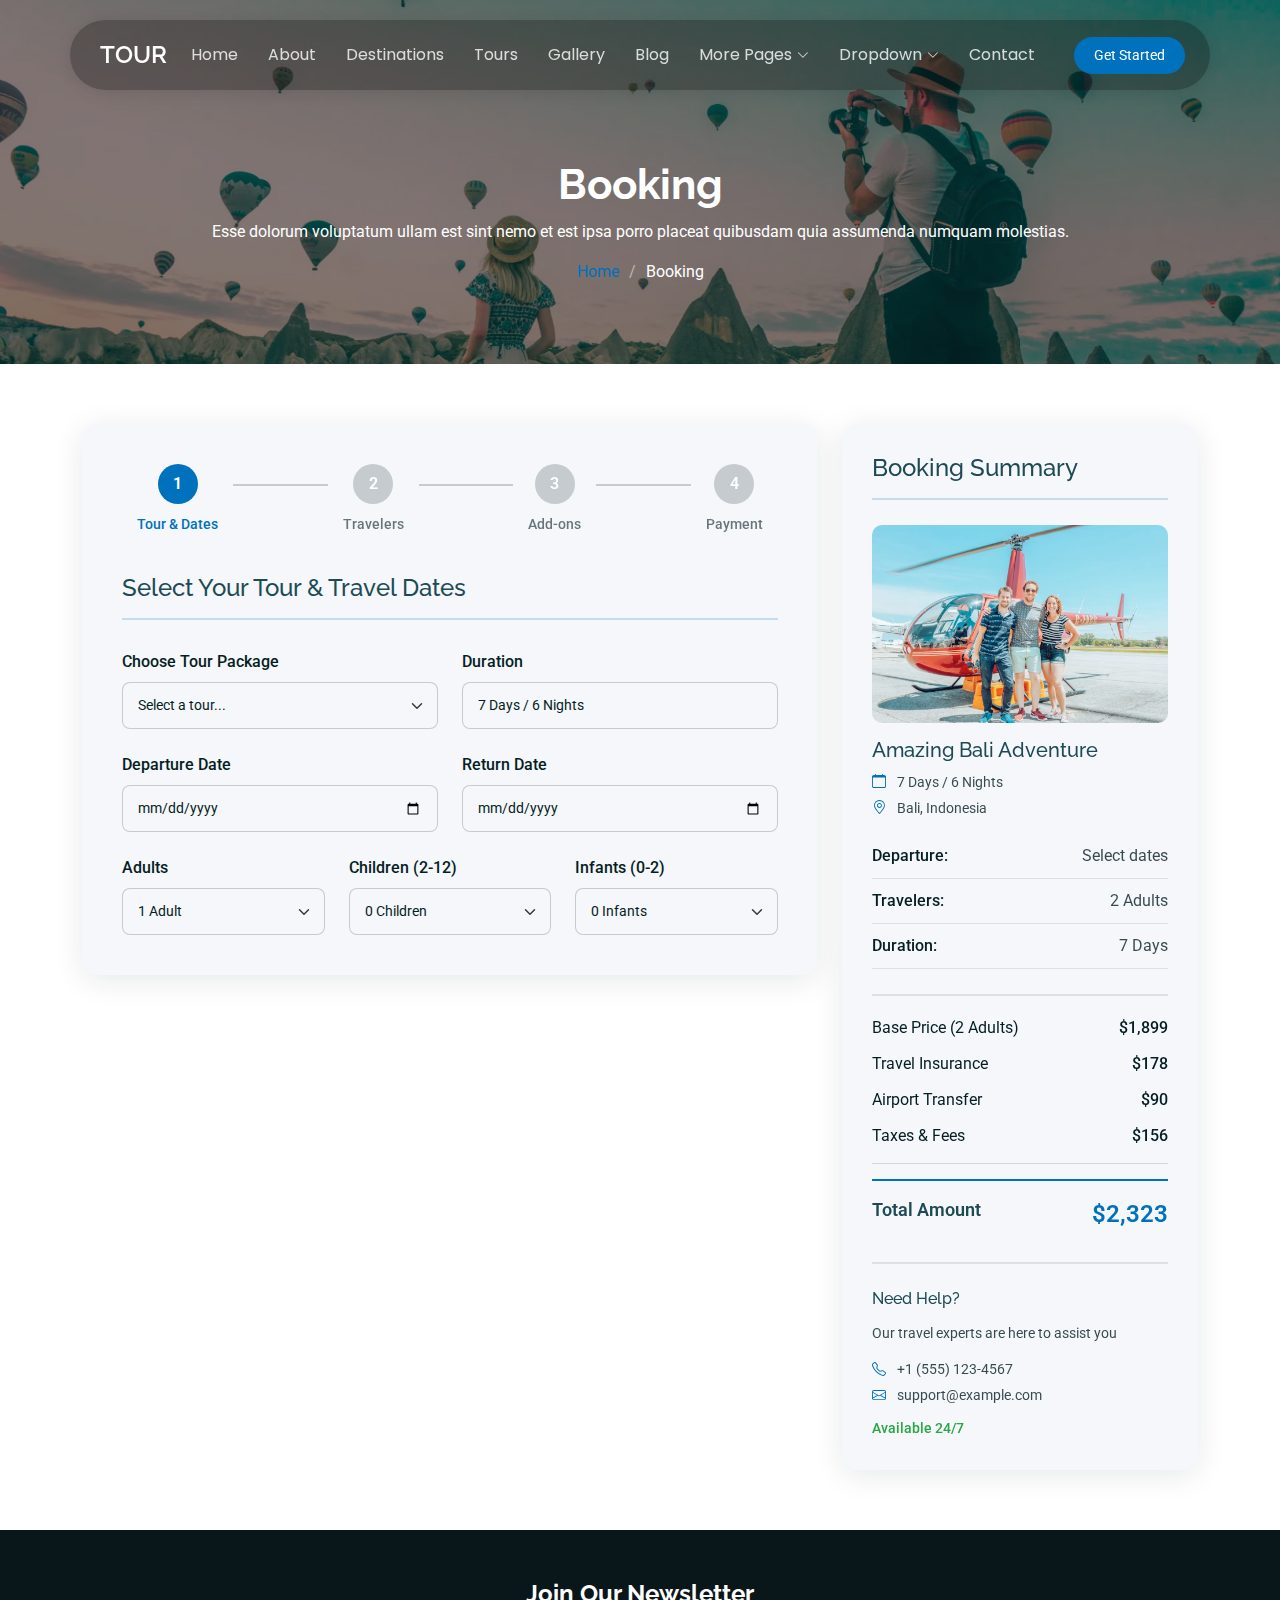
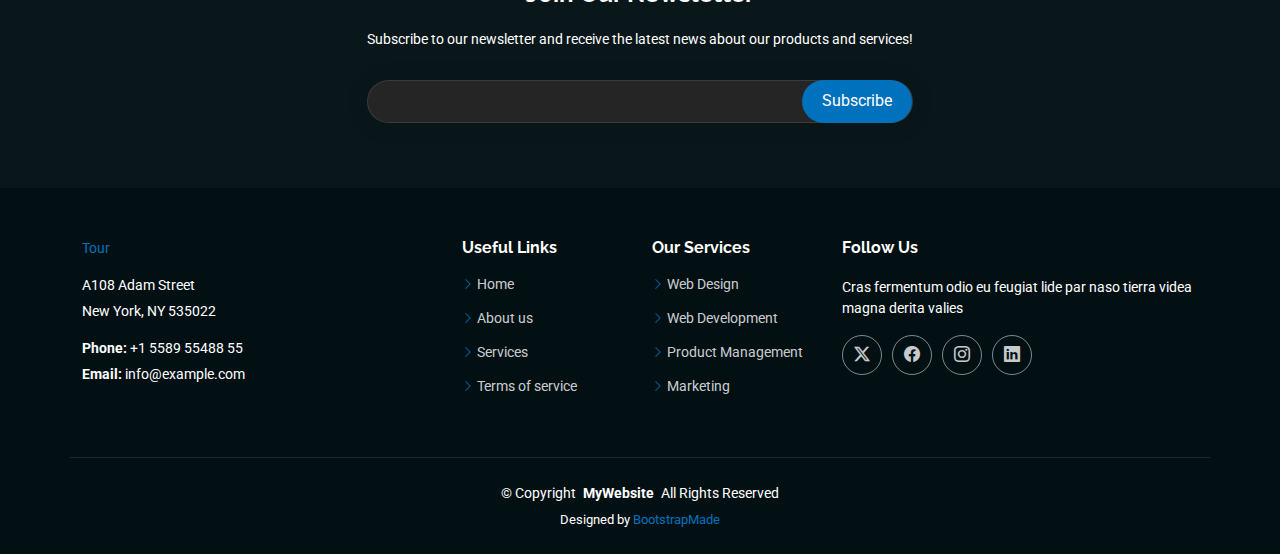
<file: booking.html>
<!DOCTYPE html>
<html lang="en">

<head>
  <meta charset="utf-8">
  <meta content="width=device-width, initial-scale=1.0" name="viewport">
  <title>Booking - Tour Bootstrap Template</title>
  <meta name="description" content="">
  <meta name="keywords" content="">

  <!-- Favicons -->
  <link href="assets/img/favicon.png" rel="icon">
  <link href="assets/img/apple-touch-icon.png" rel="apple-touch-icon">

  <!-- Fonts -->
  <link href="https://fonts.googleapis.com" rel="preconnect">
  <link href="https://fonts.gstatic.com" rel="preconnect" crossorigin>
  <link href="https://fonts.googleapis.com/css2?family=Roboto:ital,wght@0,100;0,300;0,400;0,500;0,700;0,900;1,100;1,300;1,400;1,500;1,700;1,900&family=Poppins:ital,wght@0,100;0,200;0,300;0,400;0,500;0,600;0,700;0,800;0,900;1,100;1,200;1,300;1,400;1,500;1,600;1,700;1,800;1,900&family=Raleway:ital,wght@0,100;0,200;0,300;0,400;0,500;0,600;0,700;0,800;0,900;1,100;1,200;1,300;1,400;1,500;1,600;1,700;1,800;1,900&display=swap" rel="stylesheet">

  <!-- Vendor CSS Files -->
  <link href="assets/vendor/bootstrap/css/bootstrap.min.css" rel="stylesheet">
  <link href="assets/vendor/bootstrap-icons/bootstrap-icons.css" rel="stylesheet">
  <link href="assets/vendor/aos/aos.css" rel="stylesheet">
  <link href="assets/vendor/swiper/swiper-bundle.min.css" rel="stylesheet">
  <link href="assets/vendor/glightbox/css/glightbox.min.css" rel="stylesheet">

  <!-- Main CSS File -->
  <link href="assets/css/main.css" rel="stylesheet">

  <!-- =======================================================
  * Template Name: Tour
  * Template URL: https://bootstrapmade.com/tour-bootstrap-travel-website-template/
  * Updated: Jul 01 2025 with Bootstrap v5.3.7
  * Author: BootstrapMade.com
  * License: https://bootstrapmade.com/license/
  ======================================================== -->
</head>

<body class="booking-page">

  <header id="header" class="header d-flex align-items-center fixed-top">
    <div class="header-container container-fluid container-xl position-relative d-flex align-items-center justify-content-between">

      <a href="index.html" class="logo d-flex align-items-center me-auto me-xl-0">
        <!-- Uncomment the line below if you also wish to use an image logo -->
        <!-- <img src="assets/img/logo.webp" alt=""> -->
        <h1 class="sitename">Tour</h1>
      </a>

      <nav id="navmenu" class="navmenu">
        <ul>
          <li><a href="index.html">Home</a></li>
          <li><a href="about.html">About</a></li>
          <li><a href="destinations.html">Destinations</a></li>
          <li><a href="tours.html">Tours</a></li>
          <li><a href="gallery.html">Gallery</a></li>
          <li><a href="blog.html">Blog</a></li>
          <li class="dropdown"><a href="#"><span>More Pages</span> <i class="bi bi-chevron-down toggle-dropdown"></i></a>
            <ul>
              <li><a href="destination-details.html">Destination Details</a></li>
              <li><a href="tour-details.html">Tour Details</a></li>
              <li><a href="booking.html" class="active">Booking</a></li>
              <li><a href="testimonials">Testimonials</a></li>
              <li><a href="faq.html">Frequently Asked Questions</a></li>
              <li><a href="blog-details.html">Blog Details</a></li>
              <li><a href="terms.html">Terms</a></li>
              <li><a href="privacy.html">Privacy</a></li>
              <li><a href="404.html">404</a></li>
            </ul>
          </li>
          <li class="dropdown"><a href="#"><span>Dropdown</span> <i class="bi bi-chevron-down toggle-dropdown"></i></a>
            <ul>
              <li><a href="#">Dropdown 1</a></li>
              <li class="dropdown"><a href="#"><span>Deep Dropdown</span> <i class="bi bi-chevron-down toggle-dropdown"></i></a>
                <ul>
                  <li><a href="#">Deep Dropdown 1</a></li>
                  <li><a href="#">Deep Dropdown 2</a></li>
                  <li><a href="#">Deep Dropdown 3</a></li>
                  <li><a href="#">Deep Dropdown 4</a></li>
                  <li><a href="#">Deep Dropdown 5</a></li>
                </ul>
              </li>
              <li><a href="#">Dropdown 2</a></li>
              <li><a href="#">Dropdown 3</a></li>
              <li><a href="#">Dropdown 4</a></li>
            </ul>
          </li>
          <li><a href="contact.html">Contact</a></li>
        </ul>
        <i class="mobile-nav-toggle d-xl-none bi bi-list"></i>
      </nav>

      <a class="btn-getstarted" href="destiantios.html">Get Started</a>

    </div>
  </header>

  <main class="main">

    <!-- Page Title -->
    <div class="page-title dark-background" data-aos="fade" style="background-image: url(assets/img/travel/showcase-8.webp);">
      <div class="container position-relative">
        <h1>Booking</h1>
        <p>Esse dolorum voluptatum ullam est sint nemo et est ipsa porro placeat quibusdam quia assumenda numquam molestias.</p>
        <nav class="breadcrumbs">
          <ol>
            <li><a href="index.html">Home</a></li>
            <li class="current">Booking</li>
          </ol>
        </nav>
      </div>
    </div><!-- End Page Title -->

    <!-- Travel Booking Section -->
    <section id="travel-booking" class="travel-booking section">

      <div class="container" data-aos="fade-up" data-aos-delay="100">

        <div class="row">
          <div class="col-lg-8">
            <div class="booking-form-container">
              <!-- Progress Steps -->
              <div class="booking-progress nav nav-tabs" data-aos="fade-up" data-aos-delay="200">
                <button class="step nav-link active" data-bs-toggle="tab" data-bs-target="#travel-booking-step-1" aria-current="page">
                  <span class="step-number">1</span>
                  <span class="step-title">Tour &amp; Dates</span>
                </button>
                <button class="step nav-link" data-bs-toggle="tab" data-bs-target="#travel-booking-step-2">
                  <span class="step-number">2</span>
                  <span class="step-title">Travelers</span>
                </button>
                <button class="step nav-link" data-bs-toggle="tab" data-bs-target="#travel-booking-step-3">
                  <span class="step-number">3</span>
                  <span class="step-title">Add-ons</span>
                </button>
                <button class="step nav-link" data-bs-toggle="tab" data-bs-target="#travel-booking-step-4">
                  <span class="step-number">4</span>
                  <span class="step-title">Payment</span>
                </button>
              </div><!-- End Progress Steps -->

              <!-- Booking Form -->
              <form action="" method="post" class="booking-form" data-aos="fade-up" data-aos-delay="300">

                <div class="tab-content" id="bookingTabContent">
                  <!-- Step 1: Tour & Dates -->
                  <div class="form-step tab-pane fade show active" id="travel-booking-step-1" role="tabpanel">
                    <h4>Select Your Tour &amp; Travel Dates</h4>

                    <div class="row gy-4">
                      <div class="col-md-6">
                        <label for="tour-select">Choose Tour Package</label>
                        <select name="tour_package" id="tour-select" class="form-select" required="">
                          <option value="">Select a tour...</option>
                          <option value="amazing-bali-adventure">Amazing Bali Adventure - 7 Days</option>
                          <option value="thailand-explorer">Thailand Explorer - 10 Days</option>
                          <option value="vietnam-highlights">Vietnam Highlights - 8 Days</option>
                          <option value="cambodia-discovery">Cambodia Discovery - 6 Days</option>
                        </select>
                      </div>

                      <div class="col-md-6">
                        <label for="tour-duration">Duration</label>
                        <input type="text" name="tour_duration" id="tour-duration" class="form-control" value="7 Days / 6 Nights" readonly="">
                      </div>

                      <div class="col-md-6">
                        <label for="departure-date">Departure Date</label>
                        <input type="date" name="departure_date" id="departure-date" class="form-control" required="">
                      </div>

                      <div class="col-md-6">
                        <label for="return-date">Return Date</label>
                        <input type="date" name="return_date" id="return-date" class="form-control" required="">
                      </div>

                      <div class="col-md-4">
                        <label for="adults">Adults</label>
                        <select name="adults" id="adults" class="form-select" required="">
                          <option value="1">1 Adult</option>
                          <option value="2">2 Adults</option>
                          <option value="3">3 Adults</option>
                          <option value="4">4 Adults</option>
                        </select>
                      </div>

                      <div class="col-md-4">
                        <label for="children">Children (2-12)</label>
                        <select name="children" id="children" class="form-select">
                          <option value="0">0 Children</option>
                          <option value="1">1 Child</option>
                          <option value="2">2 Children</option>
                          <option value="3">3 Children</option>
                        </select>
                      </div>

                      <div class="col-md-4">
                        <label for="infants">Infants (0-2)</label>
                        <select name="infants" id="infants" class="form-select">
                          <option value="0">0 Infants</option>
                          <option value="1">1 Infant</option>
                          <option value="2">2 Infants</option>
                        </select>
                      </div>
                    </div>
                  </div><!-- End Step 1 -->

                  <!-- Step 2: Traveler Information -->
                  <div class="form-step tab-pane fade" id="travel-booking-step-2" role="tabpanel">
                    <h4>Traveler Information</h4>

                    <div class="traveler-info">
                      <h5>Lead Traveler</h5>
                      <div class="row gy-3">
                        <div class="col-md-6">
                          <label for="first-name">First Name</label>
                          <input type="text" name="first_name" id="first-name" class="form-control" required="">
                        </div>
                        <div class="col-md-6">
                          <label for="last-name">Last Name</label>
                          <input type="text" name="last_name" id="last-name" class="form-control" required="">
                        </div>
                        <div class="col-md-6">
                          <label for="email">Email Address</label>
                          <input type="email" name="email" id="email" class="form-control" required="">
                        </div>
                        <div class="col-md-6">
                          <label for="phone">Phone Number</label>
                          <input type="tel" name="phone" id="phone" class="form-control" required="">
                        </div>
                        <div class="col-md-6">
                          <label for="nationality">Nationality</label>
                          <select name="nationality" id="nationality" class="form-select" required="">
                            <option value="">Select nationality...</option>
                            <option value="US">United States</option>
                            <option value="CA">Canada</option>
                            <option value="UK">United Kingdom</option>
                            <option value="AU">Australia</option>
                          </select>
                        </div>
                      </div>
                    </div>

                    <div class="special-requirements">
                      <h5>Special Requirements</h5>
                      <div class="row gy-3">
                        <div class="col-12">
                          <label for="dietary">Dietary Restrictions</label>
                          <textarea name="dietary" id="dietary" class="form-control" rows="3" placeholder="Please mention any dietary restrictions or food allergies..."></textarea>
                        </div>
                        <div class="col-12">
                          <label for="special-requests">Special Requests</label>
                          <textarea name="special_requests" id="special-requests" class="form-control" rows="3" placeholder="Any special requests or accessibility needs..."></textarea>
                        </div>
                      </div>
                    </div>
                  </div><!-- End Step 2 -->

                  <!-- Step 3: Add-ons & Extras -->
                  <div class="form-step tab-pane fade" id="travel-booking-step-3" role="tabpanel">
                    <h4>Enhance Your Experience</h4>

                    <div class="addon-options">
                      <div class="addon-item">
                        <div class="addon-details">
                          <div class="addon-check">
                            <input type="checkbox" name="travel_insurance" id="travel-insurance" value="yes">
                            <label for="travel-insurance">
                              <h5>Travel Insurance</h5>
                              <p>Comprehensive coverage for your trip including medical emergencies and cancellations.</p>
                            </label>
                          </div>
                          <div class="addon-price">
                            <span class="price">$89</span>
                            <span class="period">per person</span>
                          </div>
                        </div>
                      </div>

                      <div class="addon-item">
                        <div class="addon-details">
                          <div class="addon-check">
                            <input type="checkbox" name="airport_transfer" id="airport-transfer" value="yes">
                            <label for="airport-transfer">
                              <h5>Airport Transfer</h5>
                              <p>Private pickup and drop-off service from/to the airport with comfortable vehicle.</p>
                            </label>
                          </div>
                          <div class="addon-price">
                            <span class="price">$45</span>
                            <span class="period">per trip</span>
                          </div>
                        </div>
                      </div>

                      <div class="addon-item">
                        <div class="addon-details">
                          <div class="addon-check">
                            <input type="checkbox" name="extra_nights" id="extra-nights" value="yes">
                            <label for="extra-nights">
                              <h5>Extra Hotel Nights</h5>
                              <p>Extend your stay with additional nights at premium hotels before or after your tour.</p>
                            </label>
                          </div>
                          <div class="addon-price">
                            <span class="price">$120</span>
                            <span class="period">per night</span>
                          </div>
                        </div>
                      </div>

                      <div class="addon-item">
                        <div class="addon-details">
                          <div class="addon-check">
                            <input type="checkbox" name="local_guide" id="local-guide" value="yes">
                            <label for="local-guide">
                              <h5>Private Local Guide</h5>
                              <p>Personal guide for exclusive insights and customized exploration of hidden gems.</p>
                            </label>
                          </div>
                          <div class="addon-price">
                            <span class="price">$199</span>
                            <span class="period">per day</span>
                          </div>
                        </div>
                      </div>
                    </div>
                  </div><!-- End Step 3 -->

                  <!-- Step 4: Payment Information -->
                  <div class="form-step tab-pane fade" id="travel-booking-step-4" role="tabpanel">
                    <h4>Payment Information</h4>

                    <div class="payment-methods">
                      <div class="method-selector">
                        <input type="radio" name="payment_method" id="credit-card" value="credit_card" checked="">
                        <label for="credit-card"><i class="bi bi-credit-card"></i> Credit Card</label>
                      </div>
                      <div class="method-selector">
                        <input type="radio" name="payment_method" id="paypal" value="paypal">
                        <label for="paypal"><i class="bi bi-paypal"></i> PayPal</label>
                      </div>
                      <div class="method-selector">
                        <input type="radio" name="payment_method" id="bank-transfer" value="bank_transfer">
                        <label for="bank-transfer"><i class="bi bi-bank"></i> Bank Transfer</label>
                      </div>
                    </div>

                    <div class="payment-details">
                      <div class="row gy-3">
                        <div class="col-12">
                          <label for="card-name">Cardholder Name</label>
                          <input type="text" name="card_name" id="card-name" class="form-control" required="">
                        </div>
                        <div class="col-md-8">
                          <label for="card-number">Card Number</label>
                          <input type="text" name="card_number" id="card-number" class="form-control" placeholder="1234 5678 9012 3456" required="">
                        </div>
                        <div class="col-md-4">
                          <label for="card-cvv">CVV</label>
                          <input type="text" name="card_cvv" id="card-cvv" class="form-control" placeholder="123" required="">
                        </div>
                        <div class="col-md-6">
                          <label for="card-expiry-month">Expiry Month</label>
                          <select name="card_expiry_month" id="card-expiry-month" class="form-select" required="">
                            <option value="">Month</option>
                            <option value="01">01</option>
                            <option value="02">02</option>
                            <option value="03">03</option>
                            <option value="04">04</option>
                            <option value="05">05</option>
                            <option value="06">06</option>
                            <option value="07">07</option>
                            <option value="08">08</option>
                            <option value="09">09</option>
                            <option value="10">10</option>
                            <option value="11">11</option>
                            <option value="12">12</option>
                          </select>
                        </div>
                        <div class="col-md-6">
                          <label for="card-expiry-year">Expiry Year</label>
                          <select name="card_expiry_year" id="card-expiry-year" class="form-select" required="">
                            <option value="">Year</option>
                            <option value="2024">2024</option>
                            <option value="2025">2025</option>
                            <option value="2026">2026</option>
                            <option value="2027">2027</option>
                            <option value="2028">2028</option>
                            <option value="2029">2029</option>
                          </select>
                        </div>
                      </div>

                      <div class="secure-payment">
                        <i class="bi bi-shield-check"></i>
                        <span>Your payment information is secure and encrypted</span>
                      </div>
                    </div>

                    <div class="terms-agreement">
                      <div class="form-check">
                        <input type="checkbox" name="terms_agreement" id="terms-agreement" class="form-check-input" required="">
                        <label for="terms-agreement" class="form-check-label">
                          I agree to the <a href="#">Terms &amp; Conditions</a> and <a href="#">Privacy Policy</a>
                        </label>
                      </div>
                    </div>

                    <div class="form-navigation">
                      <button type="submit" class="btn btn-book">Complete Booking</button>
                    </div>
                  </div><!-- End Step 4 -->

                </div><!-- End Tab Content -->

              </form><!-- End Booking Form -->
            </div>
          </div>

          <!-- Booking Summary Sidebar -->
          <div class="col-lg-4">
            <div class="booking-summary" data-aos="fade-up" data-aos-delay="400">
              <div class="summary-header">
                <h4>Booking Summary</h4>
              </div>

              <div class="selected-tour">
                <img src="assets/img/travel/tour-15.webp" alt="Selected Tour" class="img-fluid">
                <div class="tour-info">
                  <h5>Amazing Bali Adventure</h5>
                  <p><i class="bi bi-calendar"></i> 7 Days / 6 Nights</p>
                  <p><i class="bi bi-geo-alt"></i> Bali, Indonesia</p>
                </div>
              </div>

              <div class="booking-details">
                <div class="detail-item">
                  <span class="label">Departure:</span>
                  <span class="value">Select dates</span>
                </div>
                <div class="detail-item">
                  <span class="label">Travelers:</span>
                  <span class="value">2 Adults</span>
                </div>
                <div class="detail-item">
                  <span class="label">Duration:</span>
                  <span class="value">7 Days</span>
                </div>
              </div>

              <div class="price-breakdown">
                <div class="price-item">
                  <span class="description">Base Price (2 Adults)</span>
                  <span class="amount">$1,899</span>
                </div>
                <div class="price-item">
                  <span class="description">Travel Insurance</span>
                  <span class="amount">$178</span>
                </div>
                <div class="price-item">
                  <span class="description">Airport Transfer</span>
                  <span class="amount">$90</span>
                </div>
                <div class="price-item tax-item">
                  <span class="description">Taxes &amp; Fees</span>
                  <span class="amount">$156</span>
                </div>
                <div class="price-total">
                  <span class="description">Total Amount</span>
                  <span class="amount">$2,323</span>
                </div>
              </div>

              <div class="help-section">
                <h5>Need Help?</h5>
                <p>Our travel experts are here to assist you</p>
                <div class="contact-info">
                  <p><i class="bi bi-telephone"></i> +1 (555) 123-4567</p>
                  <p><i class="bi bi-envelope"></i> support@example.com</p>
                </div>
                <div class="support-hours">
                  <small>Available 24/7</small>
                </div>
              </div>
            </div>
          </div>
        </div>

      </div>

    </section><!-- /Travel Booking Section -->

  </main>

  <footer id="footer" class="footer position-relative dark-background">

    <div class="footer-newsletter">
      <div class="container">
        <div class="row justify-content-center text-center">
          <div class="col-lg-6">
            <h4>Join Our Newsletter</h4>
            <p>Subscribe to our newsletter and receive the latest news about our products and services!</p>
            <form action="forms/newsletter.php" method="post" class="php-email-form">
              <div class="newsletter-form"><input type="email" name="email"><input type="submit" value="Subscribe"></div>
              <div class="loading">Loading</div>
              <div class="error-message"></div>
              <div class="sent-message">Your subscription request has been sent. Thank you!</div>
            </form>
          </div>
        </div>
      </div>
    </div>

    <div class="container footer-top">
      <div class="row gy-4">
        <div class="col-lg-4 col-md-6 footer-about">
          <a href="index.html" class="d-flex align-items-center">
            <span class="sitename">Tour</span>
          </a>
          <div class="footer-contact pt-3">
            <p>A108 Adam Street</p>
            <p>New York, NY 535022</p>
            <p class="mt-3"><strong>Phone:</strong> <span>+1 5589 55488 55</span></p>
            <p><strong>Email:</strong> <span>info@example.com</span></p>
          </div>
        </div>

        <div class="col-lg-2 col-md-3 footer-links">
          <h4>Useful Links</h4>
          <ul>
            <li><i class="bi bi-chevron-right"></i> <a href="#">Home</a></li>
            <li><i class="bi bi-chevron-right"></i> <a href="#">About us</a></li>
            <li><i class="bi bi-chevron-right"></i> <a href="#">Services</a></li>
            <li><i class="bi bi-chevron-right"></i> <a href="#">Terms of service</a></li>
          </ul>
        </div>

        <div class="col-lg-2 col-md-3 footer-links">
          <h4>Our Services</h4>
          <ul>
            <li><i class="bi bi-chevron-right"></i> <a href="#">Web Design</a></li>
            <li><i class="bi bi-chevron-right"></i> <a href="#">Web Development</a></li>
            <li><i class="bi bi-chevron-right"></i> <a href="#">Product Management</a></li>
            <li><i class="bi bi-chevron-right"></i> <a href="#">Marketing</a></li>
          </ul>
        </div>

        <div class="col-lg-4 col-md-12">
          <h4>Follow Us</h4>
          <p>Cras fermentum odio eu feugiat lide par naso tierra videa magna derita valies</p>
          <div class="social-links d-flex">
            <a href=""><i class="bi bi-twitter-x"></i></a>
            <a href=""><i class="bi bi-facebook"></i></a>
            <a href=""><i class="bi bi-instagram"></i></a>
            <a href=""><i class="bi bi-linkedin"></i></a>
          </div>
        </div>

      </div>
    </div>

    <div class="container copyright text-center mt-4">
      <p>© <span>Copyright</span> <strong class="px-1 sitename">MyWebsite</strong> <span>All Rights Reserved</span></p>
      <div class="credits">
        <!-- All the links in the footer should remain intact. -->
        <!-- You can delete the links only if you've purchased the pro version. -->
        <!-- Licensing information: https://bootstrapmade.com/license/ -->
        <!-- Purchase the pro version with working PHP/AJAX contact form: [buy-url] -->
        Designed by <a href="https://bootstrapmade.com/">BootstrapMade</a>
      </div>
    </div>

  </footer>

  <!-- Scroll Top -->
  <a href="#" id="scroll-top" class="scroll-top d-flex align-items-center justify-content-center"><i class="bi bi-arrow-up-short"></i></a>

  <!-- Preloader -->
  <div id="preloader"></div>

  <!-- Vendor JS Files -->
  <script src="assets/vendor/bootstrap/js/bootstrap.bundle.min.js"></script>
  <script src="assets/vendor/php-email-form/validate.js"></script>
  <script src="assets/vendor/aos/aos.js"></script>
  <script src="assets/vendor/purecounter/purecounter_vanilla.js"></script>
  <script src="assets/vendor/swiper/swiper-bundle.min.js"></script>
  <script src="assets/vendor/isotope-layout/isotope.pkgd.min.js"></script>
  <script src="assets/vendor/imagesloaded/imagesloaded.pkgd.min.js"></script>
  <script src="assets/vendor/glightbox/js/glightbox.min.js"></script>

  <!-- Main JS File -->
  <script src="assets/js/main.js"></script>

</body>

</html>
</file>
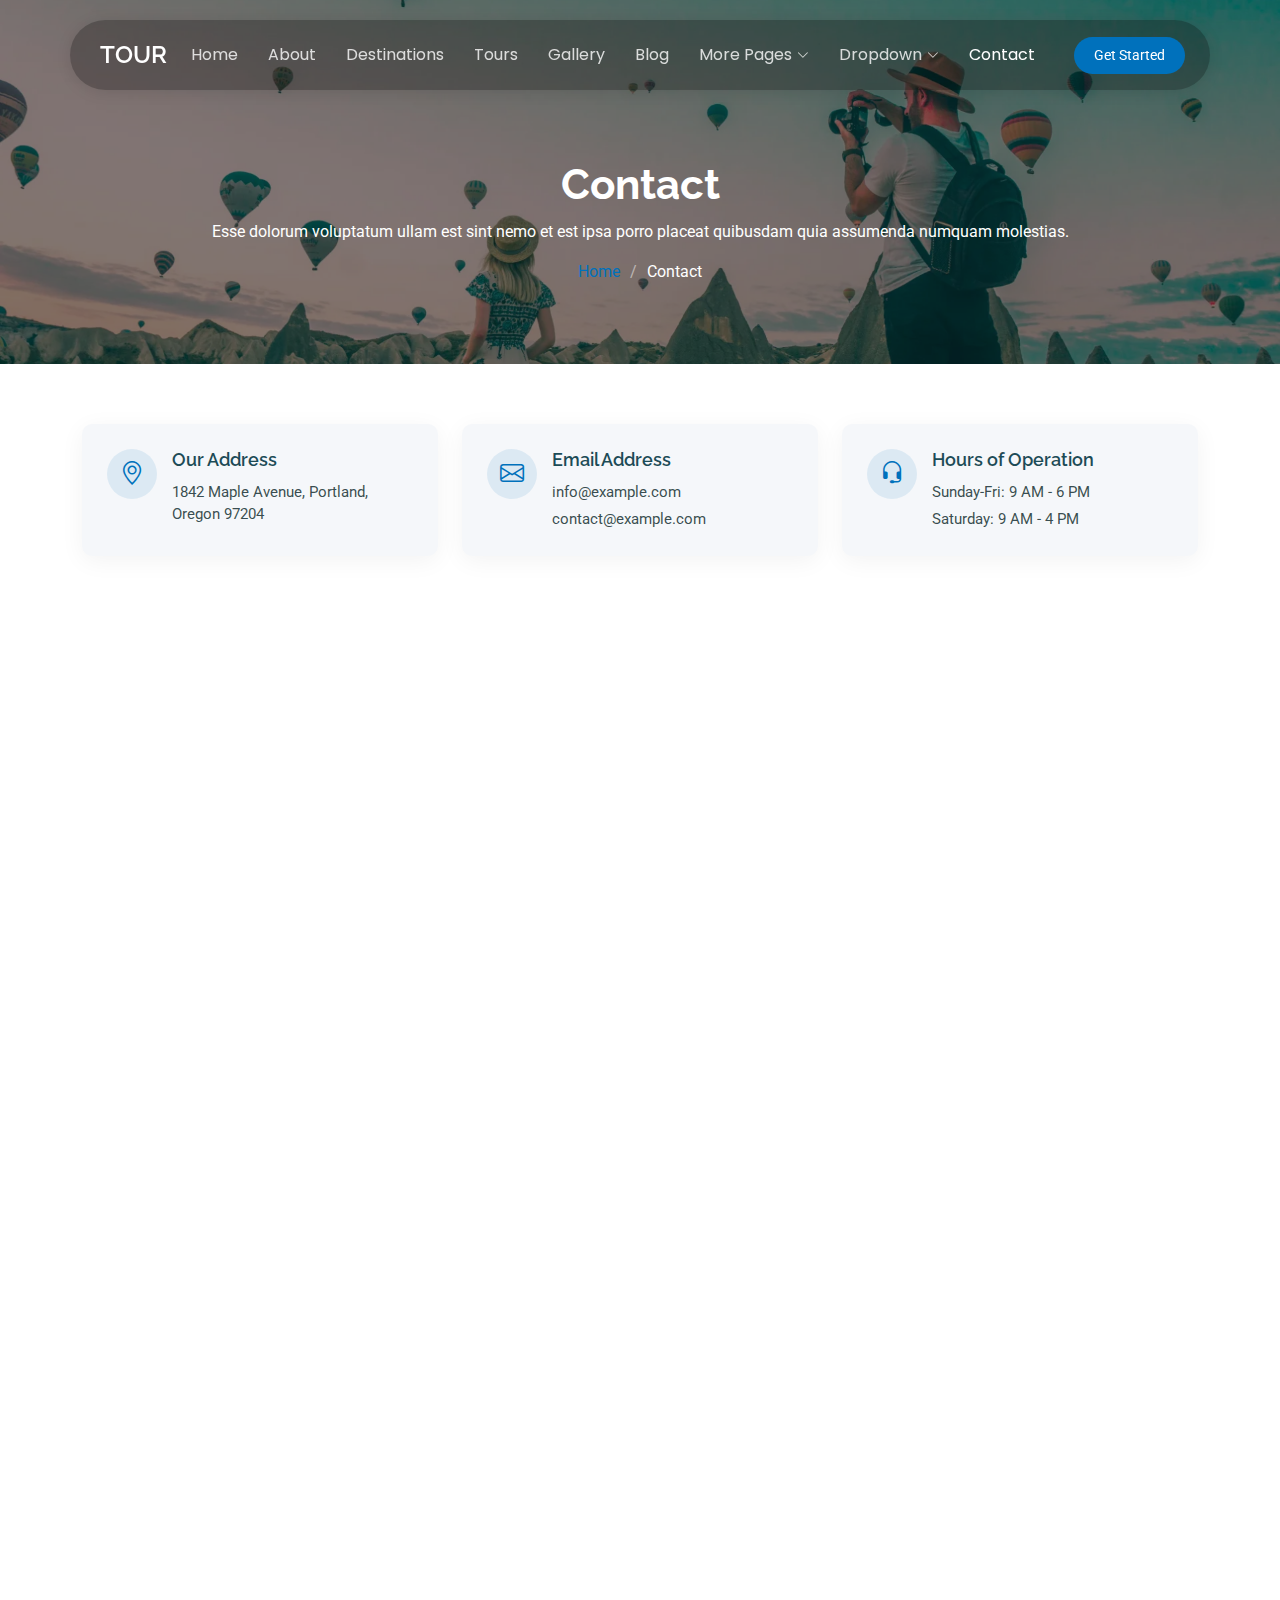
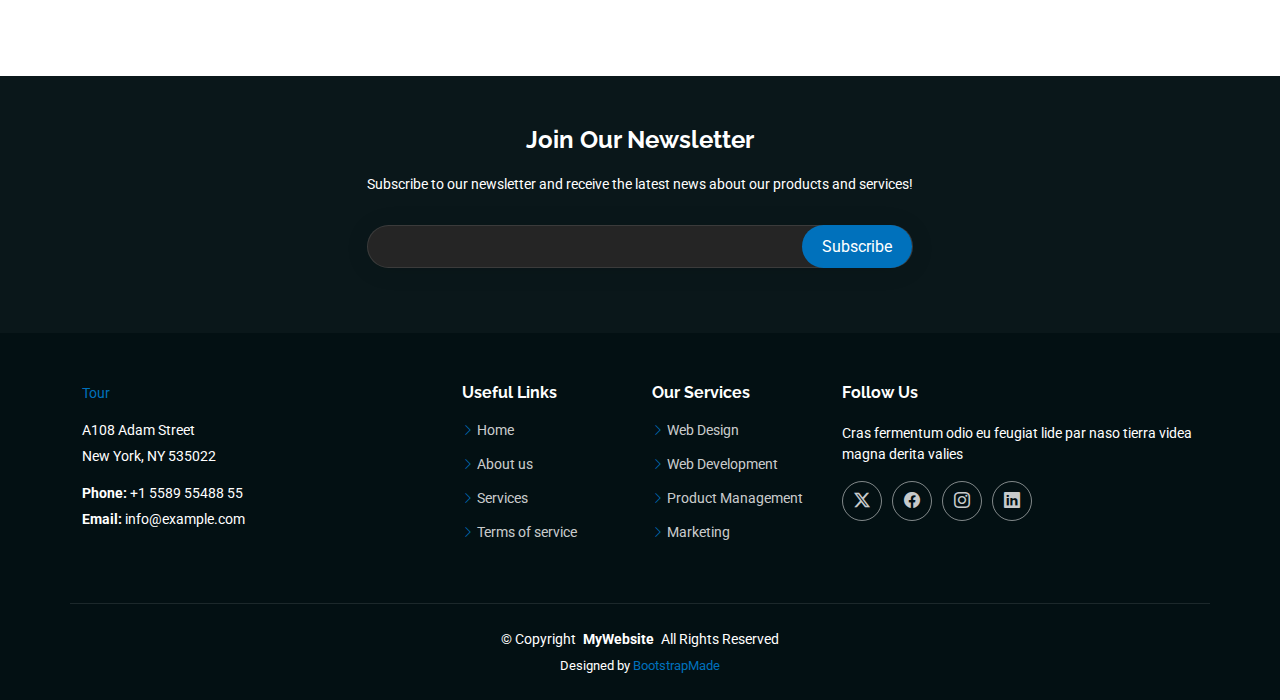
<file: contact.html>
<!DOCTYPE html>
<html lang="en">

<head>
  <meta charset="utf-8">
  <meta content="width=device-width, initial-scale=1.0" name="viewport">
  <title>Contact - Tour Bootstrap Template</title>
  <meta name="description" content="">
  <meta name="keywords" content="">

  <!-- Favicons -->
  <link href="assets/img/favicon.png" rel="icon">
  <link href="assets/img/apple-touch-icon.png" rel="apple-touch-icon">

  <!-- Fonts -->
  <link href="https://fonts.googleapis.com" rel="preconnect">
  <link href="https://fonts.gstatic.com" rel="preconnect" crossorigin>
  <link href="https://fonts.googleapis.com/css2?family=Roboto:ital,wght@0,100;0,300;0,400;0,500;0,700;0,900;1,100;1,300;1,400;1,500;1,700;1,900&family=Poppins:ital,wght@0,100;0,200;0,300;0,400;0,500;0,600;0,700;0,800;0,900;1,100;1,200;1,300;1,400;1,500;1,600;1,700;1,800;1,900&family=Raleway:ital,wght@0,100;0,200;0,300;0,400;0,500;0,600;0,700;0,800;0,900;1,100;1,200;1,300;1,400;1,500;1,600;1,700;1,800;1,900&display=swap" rel="stylesheet">

  <!-- Vendor CSS Files -->
  <link href="assets/vendor/bootstrap/css/bootstrap.min.css" rel="stylesheet">
  <link href="assets/vendor/bootstrap-icons/bootstrap-icons.css" rel="stylesheet">
  <link href="assets/vendor/aos/aos.css" rel="stylesheet">
  <link href="assets/vendor/swiper/swiper-bundle.min.css" rel="stylesheet">
  <link href="assets/vendor/glightbox/css/glightbox.min.css" rel="stylesheet">

  <!-- Main CSS File -->
  <link href="assets/css/main.css" rel="stylesheet">

  <!-- =======================================================
  * Template Name: Tour
  * Template URL: https://bootstrapmade.com/tour-bootstrap-travel-website-template/
  * Updated: Jul 01 2025 with Bootstrap v5.3.7
  * Author: BootstrapMade.com
  * License: https://bootstrapmade.com/license/
  ======================================================== -->
</head>

<body class="contact-page">

  <header id="header" class="header d-flex align-items-center fixed-top">
    <div class="header-container container-fluid container-xl position-relative d-flex align-items-center justify-content-between">

      <a href="index.html" class="logo d-flex align-items-center me-auto me-xl-0">
        <!-- Uncomment the line below if you also wish to use an image logo -->
        <!-- <img src="assets/img/logo.webp" alt=""> -->
        <h1 class="sitename">Tour</h1>
      </a>

      <nav id="navmenu" class="navmenu">
        <ul>
          <li><a href="index.html">Home</a></li>
          <li><a href="about.html">About</a></li>
          <li><a href="destinations.html">Destinations</a></li>
          <li><a href="tours.html">Tours</a></li>
          <li><a href="gallery.html">Gallery</a></li>
          <li><a href="blog.html">Blog</a></li>
          <li class="dropdown"><a href="#"><span>More Pages</span> <i class="bi bi-chevron-down toggle-dropdown"></i></a>
            <ul>
              <li><a href="destination-details.html">Destination Details</a></li>
              <li><a href="tour-details.html">Tour Details</a></li>
              <li><a href="booking.html">Booking</a></li>
              <li><a href="testimonials">Testimonials</a></li>
              <li><a href="faq.html">Frequently Asked Questions</a></li>
              <li><a href="blog-details.html">Blog Details</a></li>
              <li><a href="terms.html">Terms</a></li>
              <li><a href="privacy.html">Privacy</a></li>
              <li><a href="404.html">404</a></li>
            </ul>
          </li>
          <li class="dropdown"><a href="#"><span>Dropdown</span> <i class="bi bi-chevron-down toggle-dropdown"></i></a>
            <ul>
              <li><a href="#">Dropdown 1</a></li>
              <li class="dropdown"><a href="#"><span>Deep Dropdown</span> <i class="bi bi-chevron-down toggle-dropdown"></i></a>
                <ul>
                  <li><a href="#">Deep Dropdown 1</a></li>
                  <li><a href="#">Deep Dropdown 2</a></li>
                  <li><a href="#">Deep Dropdown 3</a></li>
                  <li><a href="#">Deep Dropdown 4</a></li>
                  <li><a href="#">Deep Dropdown 5</a></li>
                </ul>
              </li>
              <li><a href="#">Dropdown 2</a></li>
              <li><a href="#">Dropdown 3</a></li>
              <li><a href="#">Dropdown 4</a></li>
            </ul>
          </li>
          <li><a href="contact.html" class="active">Contact</a></li>
        </ul>
        <i class="mobile-nav-toggle d-xl-none bi bi-list"></i>
      </nav>

      <a class="btn-getstarted" href="destiantios.html">Get Started</a>

    </div>
  </header>

  <main class="main">

    <!-- Page Title -->
    <div class="page-title dark-background" data-aos="fade" style="background-image: url(assets/img/travel/showcase-8.webp);">
      <div class="container position-relative">
        <h1>Contact</h1>
        <p>Esse dolorum voluptatum ullam est sint nemo et est ipsa porro placeat quibusdam quia assumenda numquam molestias.</p>
        <nav class="breadcrumbs">
          <ol>
            <li><a href="index.html">Home</a></li>
            <li class="current">Contact</li>
          </ol>
        </nav>
      </div>
    </div><!-- End Page Title -->

    <!-- Contact Section -->
    <section id="contact" class="contact section">

      <div class="container" data-aos="fade-up" data-aos-delay="100">

        <!-- Contact Info Boxes -->
        <div class="row gy-4 mb-5">
          <div class="col-lg-4" data-aos="fade-up" data-aos-delay="100">
            <div class="contact-info-box">
              <div class="icon-box">
                <i class="bi bi-geo-alt"></i>
              </div>
              <div class="info-content">
                <h4>Our Address</h4>
                <p>1842 Maple Avenue, Portland, Oregon 97204</p>
              </div>
            </div>
          </div>

          <div class="col-lg-4" data-aos="fade-up" data-aos-delay="200">
            <div class="contact-info-box">
              <div class="icon-box">
                <i class="bi bi-envelope"></i>
              </div>
              <div class="info-content">
                <h4>Email Address</h4>
                <p>info@example.com</p>
                <p>contact@example.com</p>
              </div>
            </div>
          </div>

          <div class="col-lg-4" data-aos="fade-up" data-aos-delay="300">
            <div class="contact-info-box">
              <div class="icon-box">
                <i class="bi bi-headset"></i>
              </div>
              <div class="info-content">
                <h4>Hours of Operation</h4>
                <p>Sunday-Fri: 9 AM - 6 PM</p>
                <p>Saturday: 9 AM - 4 PM</p>
              </div>
            </div>
          </div>
        </div>

      </div>

      <!-- Google Maps (Full Width) -->
      <div class="map-section" data-aos="fade-up" data-aos-delay="200">
        <iframe src="https://www.google.com/maps/embed?pb=!1m14!1m8!1m3!1d48389.78314118045!2d-74.006138!3d40.710059!3m2!1i1024!2i768!4f13.1!3m3!1m2!1s0x89c25a22a3bda30d%3A0xb89d1fe6bc499443!2sDowntown%20Conference%20Center!5e0!3m2!1sen!2sus!4v1676961268712!5m2!1sen!2sus" width="100%" height="500" style="border:0;" allowfullscreen="" loading="lazy" referrerpolicy="no-referrer-when-downgrade"></iframe>
      </div>

      <!-- Contact Form Section (Overlapping) -->
      <div class="container form-container-overlap">
        <div class="row justify-content-center" data-aos="fade-up" data-aos-delay="300">
          <div class="col-lg-10">
            <div class="contact-form-wrapper">
              <h2 class="text-center mb-4">Get in Touch</h2>

              <form action="forms/contact.php" method="post" class="php-email-form">
                <div class="row g-3">
                  <div class="col-md-6">
                    <div class="form-group">
                      <div class="input-with-icon">
                        <i class="bi bi-person"></i>
                        <input type="text" class="form-control" name="name" placeholder="First Name" required="">
                      </div>
                    </div>
                  </div>

                  <div class="col-md-6">
                    <div class="form-group">
                      <div class="input-with-icon">
                        <i class="bi bi-envelope"></i>
                        <input type="email" class="form-control" name="email" placeholder="Email Address" required="">
                      </div>
                    </div>
                  </div>

                  <div class="col-md-12">
                    <div class="form-group">
                      <div class="input-with-icon">
                        <i class="bi bi-text-left"></i>
                        <input type="text" class="form-control" name="subject" placeholder="Subject" required="">
                      </div>
                    </div>
                  </div>

                  <div class="col-12">
                    <div class="form-group">
                      <div class="input-with-icon">
                        <i class="bi bi-chat-dots message-icon"></i>
                        <textarea class="form-control" name="message" placeholder="Write Message..." style="height: 180px" required=""></textarea>
                      </div>
                    </div>
                  </div>

                  <div class="col-12">
                    <div class="loading">Loading</div>
                    <div class="error-message"></div>
                    <div class="sent-message">Your message has been sent. Thank you!</div>
                  </div>

                  <div class="col-12 text-center">
                    <button type="submit" class="btn btn-primary btn-submit">SEND MESSAGE</button>
                  </div>
                </div>
              </form>
            </div>
          </div>
        </div>

      </div>

    </section><!-- /Contact Section -->

  </main>

  <footer id="footer" class="footer position-relative dark-background">

    <div class="footer-newsletter">
      <div class="container">
        <div class="row justify-content-center text-center">
          <div class="col-lg-6">
            <h4>Join Our Newsletter</h4>
            <p>Subscribe to our newsletter and receive the latest news about our products and services!</p>
            <form action="forms/newsletter.php" method="post" class="php-email-form">
              <div class="newsletter-form"><input type="email" name="email"><input type="submit" value="Subscribe"></div>
              <div class="loading">Loading</div>
              <div class="error-message"></div>
              <div class="sent-message">Your subscription request has been sent. Thank you!</div>
            </form>
          </div>
        </div>
      </div>
    </div>

    <div class="container footer-top">
      <div class="row gy-4">
        <div class="col-lg-4 col-md-6 footer-about">
          <a href="index.html" class="d-flex align-items-center">
            <span class="sitename">Tour</span>
          </a>
          <div class="footer-contact pt-3">
            <p>A108 Adam Street</p>
            <p>New York, NY 535022</p>
            <p class="mt-3"><strong>Phone:</strong> <span>+1 5589 55488 55</span></p>
            <p><strong>Email:</strong> <span>info@example.com</span></p>
          </div>
        </div>

        <div class="col-lg-2 col-md-3 footer-links">
          <h4>Useful Links</h4>
          <ul>
            <li><i class="bi bi-chevron-right"></i> <a href="#">Home</a></li>
            <li><i class="bi bi-chevron-right"></i> <a href="#">About us</a></li>
            <li><i class="bi bi-chevron-right"></i> <a href="#">Services</a></li>
            <li><i class="bi bi-chevron-right"></i> <a href="#">Terms of service</a></li>
          </ul>
        </div>

        <div class="col-lg-2 col-md-3 footer-links">
          <h4>Our Services</h4>
          <ul>
            <li><i class="bi bi-chevron-right"></i> <a href="#">Web Design</a></li>
            <li><i class="bi bi-chevron-right"></i> <a href="#">Web Development</a></li>
            <li><i class="bi bi-chevron-right"></i> <a href="#">Product Management</a></li>
            <li><i class="bi bi-chevron-right"></i> <a href="#">Marketing</a></li>
          </ul>
        </div>

        <div class="col-lg-4 col-md-12">
          <h4>Follow Us</h4>
          <p>Cras fermentum odio eu feugiat lide par naso tierra videa magna derita valies</p>
          <div class="social-links d-flex">
            <a href=""><i class="bi bi-twitter-x"></i></a>
            <a href=""><i class="bi bi-facebook"></i></a>
            <a href=""><i class="bi bi-instagram"></i></a>
            <a href=""><i class="bi bi-linkedin"></i></a>
          </div>
        </div>

      </div>
    </div>

    <div class="container copyright text-center mt-4">
      <p>© <span>Copyright</span> <strong class="px-1 sitename">MyWebsite</strong> <span>All Rights Reserved</span></p>
      <div class="credits">
        <!-- All the links in the footer should remain intact. -->
        <!-- You can delete the links only if you've purchased the pro version. -->
        <!-- Licensing information: https://bootstrapmade.com/license/ -->
        <!-- Purchase the pro version with working PHP/AJAX contact form: [buy-url] -->
        Designed by <a href="https://bootstrapmade.com/">BootstrapMade</a>
      </div>
    </div>

  </footer>

  <!-- Scroll Top -->
  <a href="#" id="scroll-top" class="scroll-top d-flex align-items-center justify-content-center"><i class="bi bi-arrow-up-short"></i></a>

  <!-- Preloader -->
  <div id="preloader"></div>

  <!-- Vendor JS Files -->
  <script src="assets/vendor/bootstrap/js/bootstrap.bundle.min.js"></script>
  <script src="assets/vendor/php-email-form/validate.js"></script>
  <script src="assets/vendor/aos/aos.js"></script>
  <script src="assets/vendor/purecounter/purecounter_vanilla.js"></script>
  <script src="assets/vendor/swiper/swiper-bundle.min.js"></script>
  <script src="assets/vendor/isotope-layout/isotope.pkgd.min.js"></script>
  <script src="assets/vendor/imagesloaded/imagesloaded.pkgd.min.js"></script>
  <script src="assets/vendor/glightbox/js/glightbox.min.js"></script>

  <!-- Main JS File -->
  <script src="assets/js/main.js"></script>

</body>

</html>
</file>
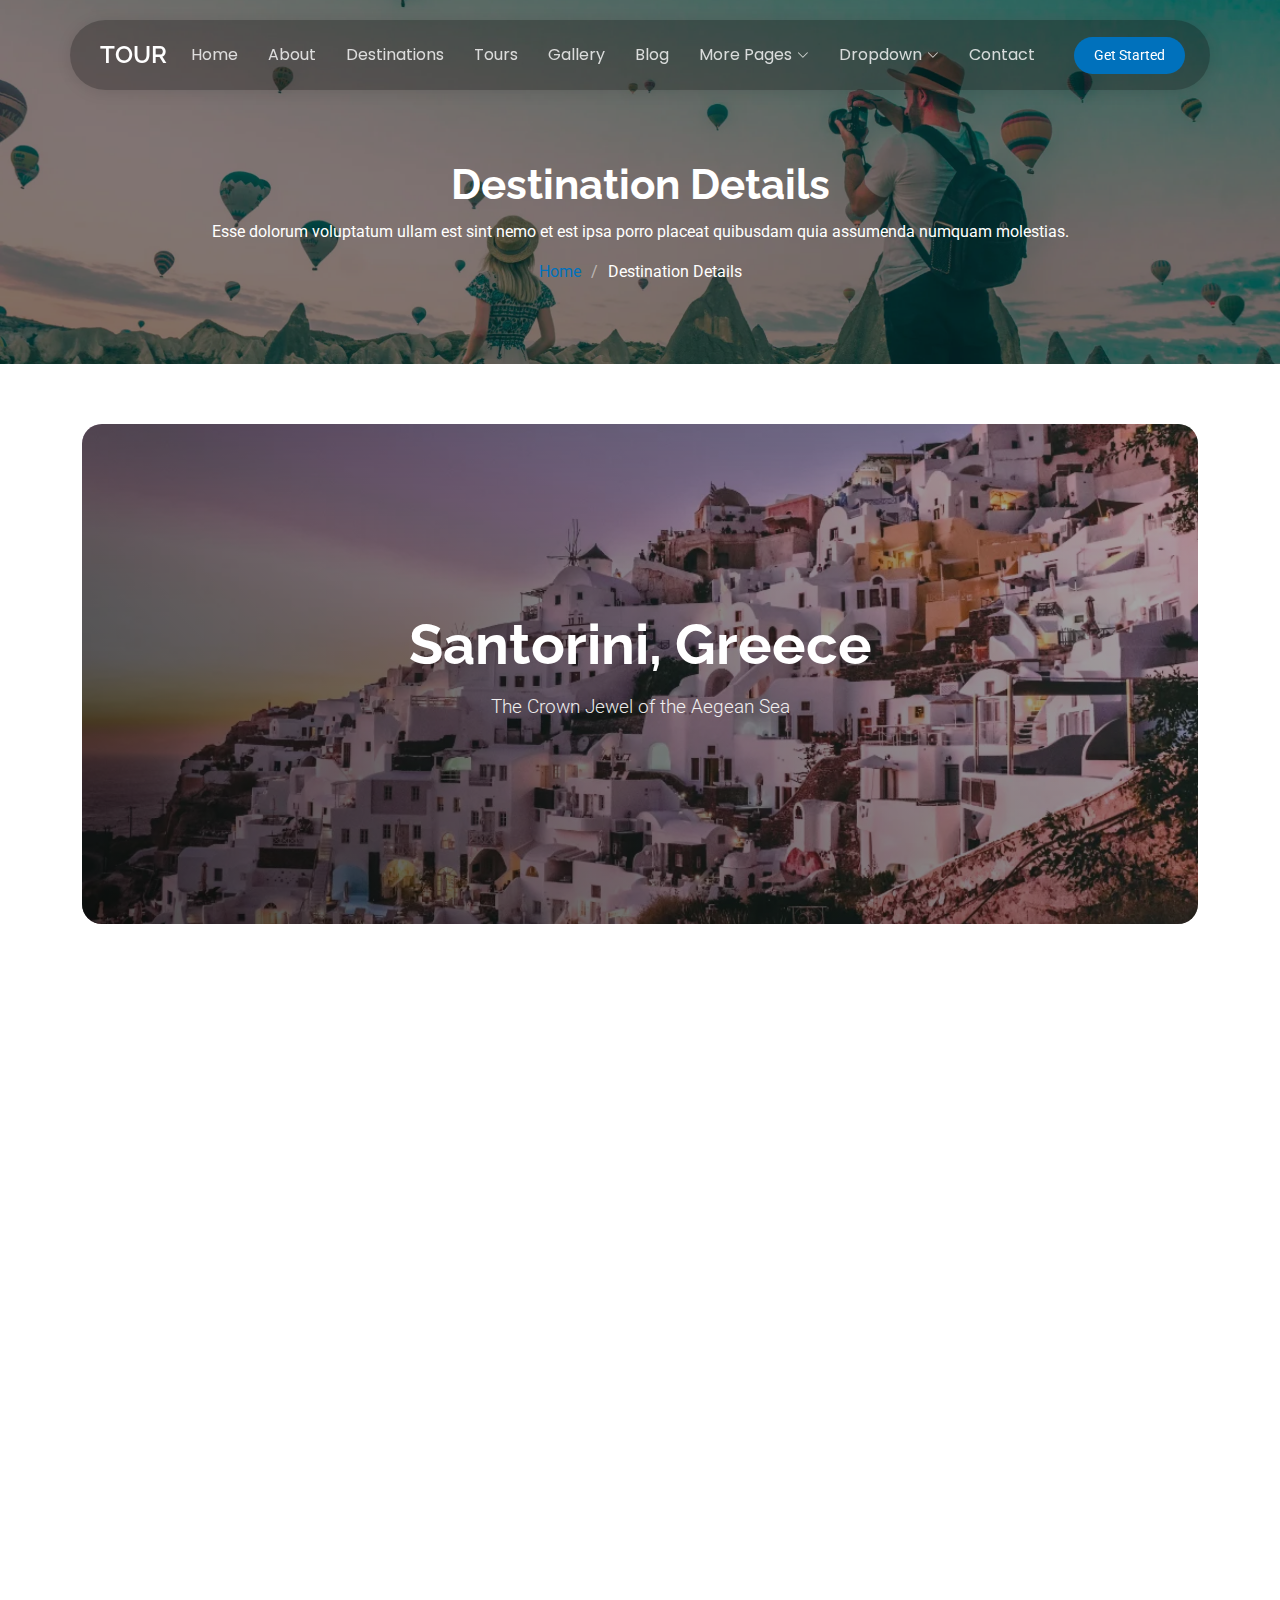
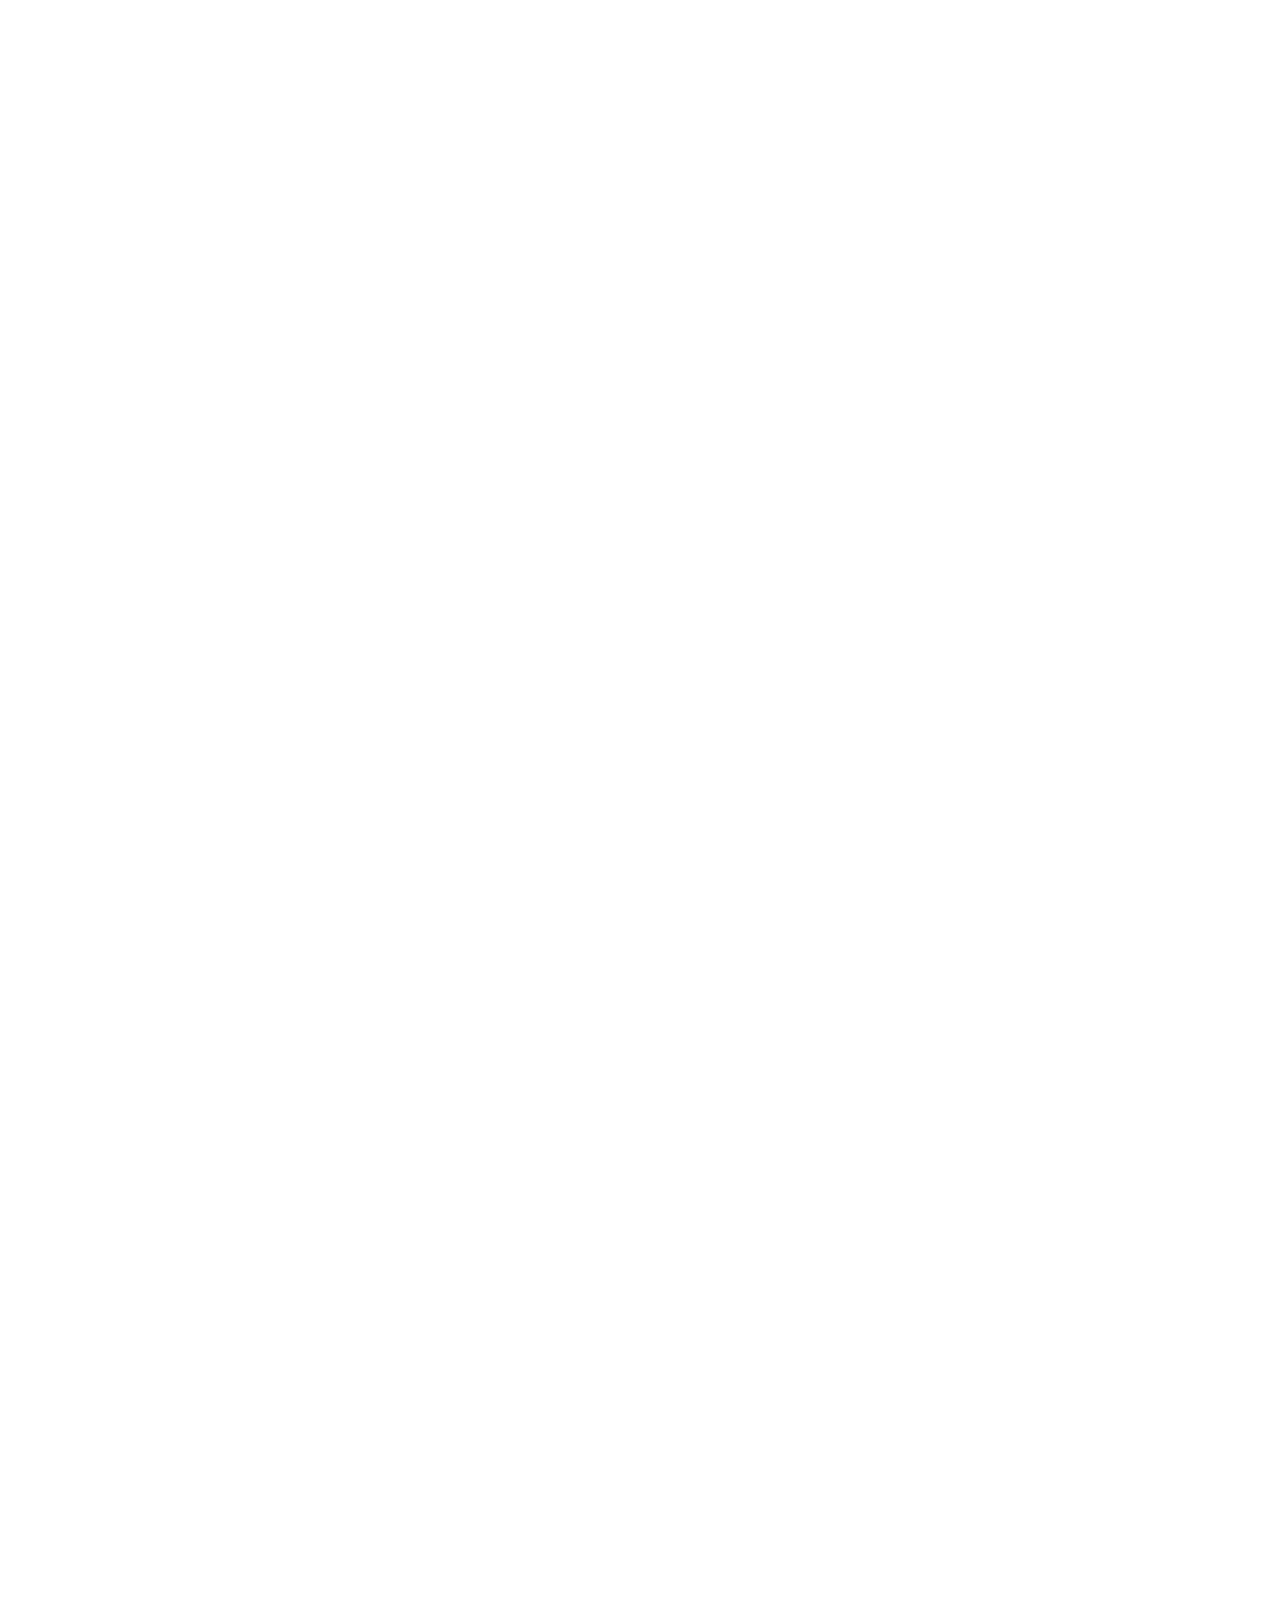
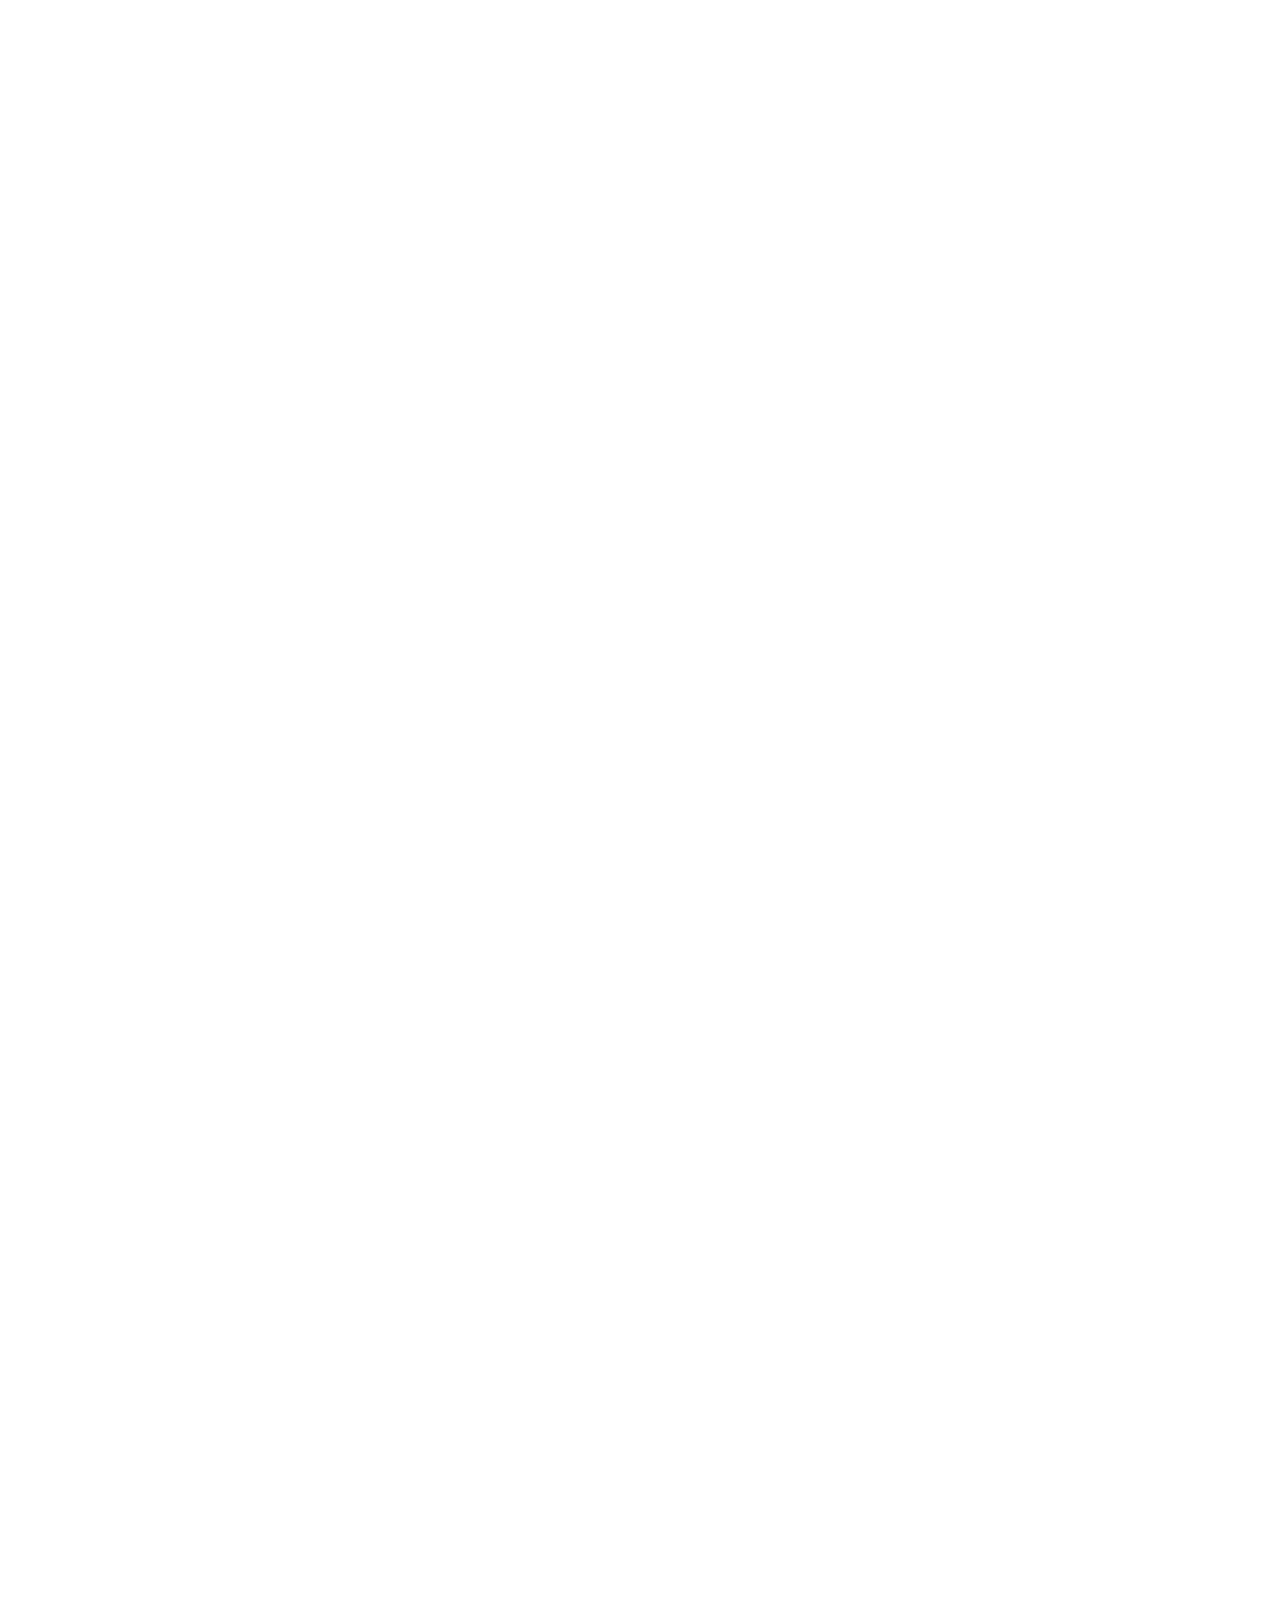
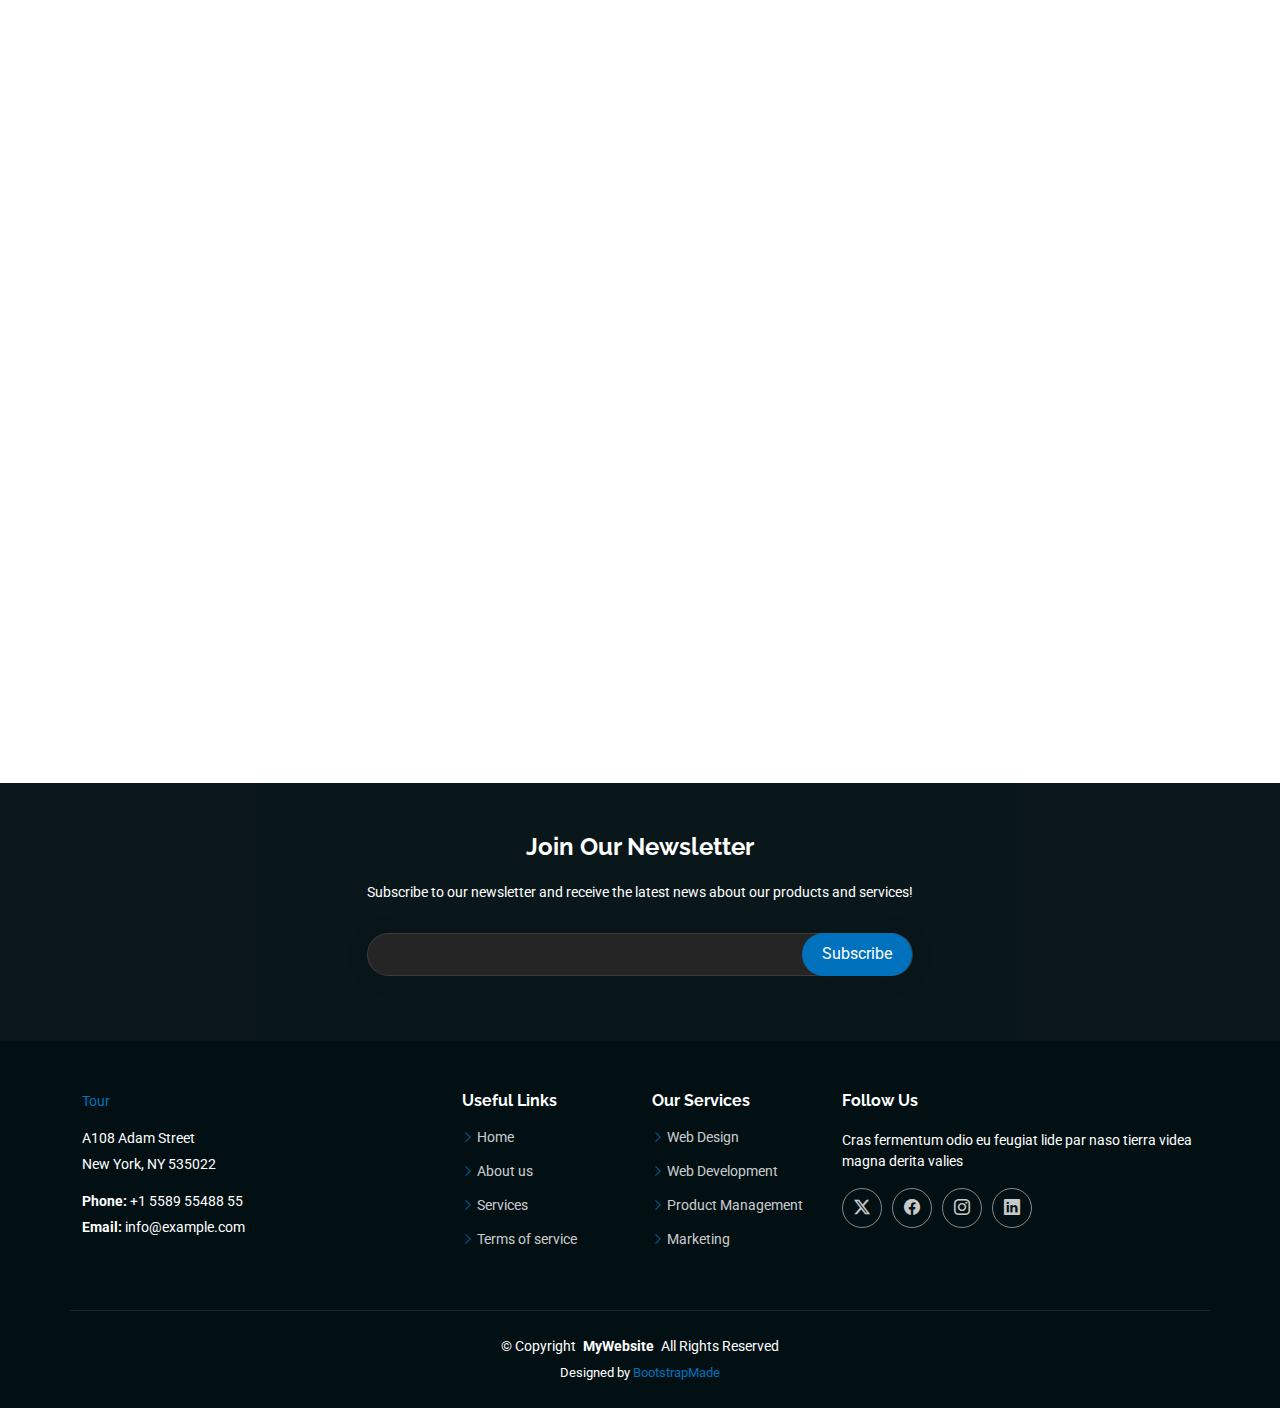
<file: destination-details.html>
<!DOCTYPE html>
<html lang="en">

<head>
  <meta charset="utf-8">
  <meta content="width=device-width, initial-scale=1.0" name="viewport">
  <title>Destination Details - Tour Bootstrap Template</title>
  <meta name="description" content="">
  <meta name="keywords" content="">

  <!-- Favicons -->
  <link href="assets/img/favicon.png" rel="icon">
  <link href="assets/img/apple-touch-icon.png" rel="apple-touch-icon">

  <!-- Fonts -->
  <link href="https://fonts.googleapis.com" rel="preconnect">
  <link href="https://fonts.gstatic.com" rel="preconnect" crossorigin>
  <link href="https://fonts.googleapis.com/css2?family=Roboto:ital,wght@0,100;0,300;0,400;0,500;0,700;0,900;1,100;1,300;1,400;1,500;1,700;1,900&family=Poppins:ital,wght@0,100;0,200;0,300;0,400;0,500;0,600;0,700;0,800;0,900;1,100;1,200;1,300;1,400;1,500;1,600;1,700;1,800;1,900&family=Raleway:ital,wght@0,100;0,200;0,300;0,400;0,500;0,600;0,700;0,800;0,900;1,100;1,200;1,300;1,400;1,500;1,600;1,700;1,800;1,900&display=swap" rel="stylesheet">

  <!-- Vendor CSS Files -->
  <link href="assets/vendor/bootstrap/css/bootstrap.min.css" rel="stylesheet">
  <link href="assets/vendor/bootstrap-icons/bootstrap-icons.css" rel="stylesheet">
  <link href="assets/vendor/aos/aos.css" rel="stylesheet">
  <link href="assets/vendor/swiper/swiper-bundle.min.css" rel="stylesheet">
  <link href="assets/vendor/glightbox/css/glightbox.min.css" rel="stylesheet">

  <!-- Main CSS File -->
  <link href="assets/css/main.css" rel="stylesheet">

  <!-- =======================================================
  * Template Name: Tour
  * Template URL: https://bootstrapmade.com/tour-bootstrap-travel-website-template/
  * Updated: Jul 01 2025 with Bootstrap v5.3.7
  * Author: BootstrapMade.com
  * License: https://bootstrapmade.com/license/
  ======================================================== -->
</head>

<body class="destination-details-page">

  <header id="header" class="header d-flex align-items-center fixed-top">
    <div class="header-container container-fluid container-xl position-relative d-flex align-items-center justify-content-between">

      <a href="index.html" class="logo d-flex align-items-center me-auto me-xl-0">
        <!-- Uncomment the line below if you also wish to use an image logo -->
        <!-- <img src="assets/img/logo.webp" alt=""> -->
        <h1 class="sitename">Tour</h1>
      </a>

      <nav id="navmenu" class="navmenu">
        <ul>
          <li><a href="index.html">Home</a></li>
          <li><a href="about.html">About</a></li>
          <li><a href="destinations.html">Destinations</a></li>
          <li><a href="tours.html">Tours</a></li>
          <li><a href="gallery.html">Gallery</a></li>
          <li><a href="blog.html">Blog</a></li>
          <li class="dropdown"><a href="#"><span>More Pages</span> <i class="bi bi-chevron-down toggle-dropdown"></i></a>
            <ul>
              <li><a href="destination-details.html" class="active">Destination Details</a></li>
              <li><a href="tour-details.html">Tour Details</a></li>
              <li><a href="booking.html">Booking</a></li>
              <li><a href="testimonials">Testimonials</a></li>
              <li><a href="faq.html">Frequently Asked Questions</a></li>
              <li><a href="blog-details.html">Blog Details</a></li>
              <li><a href="terms.html">Terms</a></li>
              <li><a href="privacy.html">Privacy</a></li>
              <li><a href="404.html">404</a></li>
            </ul>
          </li>
          <li class="dropdown"><a href="#"><span>Dropdown</span> <i class="bi bi-chevron-down toggle-dropdown"></i></a>
            <ul>
              <li><a href="#">Dropdown 1</a></li>
              <li class="dropdown"><a href="#"><span>Deep Dropdown</span> <i class="bi bi-chevron-down toggle-dropdown"></i></a>
                <ul>
                  <li><a href="#">Deep Dropdown 1</a></li>
                  <li><a href="#">Deep Dropdown 2</a></li>
                  <li><a href="#">Deep Dropdown 3</a></li>
                  <li><a href="#">Deep Dropdown 4</a></li>
                  <li><a href="#">Deep Dropdown 5</a></li>
                </ul>
              </li>
              <li><a href="#">Dropdown 2</a></li>
              <li><a href="#">Dropdown 3</a></li>
              <li><a href="#">Dropdown 4</a></li>
            </ul>
          </li>
          <li><a href="contact.html">Contact</a></li>
        </ul>
        <i class="mobile-nav-toggle d-xl-none bi bi-list"></i>
      </nav>

      <a class="btn-getstarted" href="destiantios.html">Get Started</a>

    </div>
  </header>

  <main class="main">

    <!-- Page Title -->
    <div class="page-title dark-background" data-aos="fade" style="background-image: url(assets/img/travel/showcase-8.webp);">
      <div class="container position-relative">
        <h1>Destination Details</h1>
        <p>Esse dolorum voluptatum ullam est sint nemo et est ipsa porro placeat quibusdam quia assumenda numquam molestias.</p>
        <nav class="breadcrumbs">
          <ol>
            <li><a href="index.html">Home</a></li>
            <li class="current">Destination Details</li>
          </ol>
        </nav>
      </div>
    </div><!-- End Page Title -->

    <!-- Travel Destination Details Section -->
    <section id="travel-destination-details" class="travel-destination-details section">

      <div class="container" data-aos="fade-up" data-aos-delay="100">

        <!-- Hero Section -->
        <div class="destination-hero" data-aos="fade-up" data-aos-delay="100">
          <div class="hero-image">
            <img src="assets/img/travel/destination-3.webp" alt="Santorini" class="img-fluid">
            <div class="hero-overlay">
              <div class="hero-content">
                <h1>Santorini, Greece</h1>
                <p class="hero-tagline">The Crown Jewel of the Aegean Sea</p>
              </div>
            </div>
          </div>
        </div>

        <!-- Overview Section -->
        <div class="destination-overview" data-aos="fade-up" data-aos-delay="200">
          <div class="row">
            <div class="col-lg-8 mx-auto">
              <h2>Discover the Magic</h2>
              <p>Perched on volcanic cliffs overlooking the deep blue Aegean Sea, Santorini captivates visitors with its iconic white-washed buildings, stunning sunsets, and rich ancient history. This enchanting Greek island offers a perfect blend of relaxation and adventure, from exploring archaeological sites to savoring world-class wines in dramatic clifftop settings.</p>
            </div>
          </div>
        </div>

        <!-- Attractions Section -->
        <div class="attractions-section" data-aos="fade-up" data-aos-delay="300">
          <div class="section-header">
            <h2>Must-Visit Attractions</h2>
            <p>Experience the best of what Santorini has to offer</p>
          </div>
          <div class="row gy-4">
            <div class="col-lg-4 col-md-6" data-aos="zoom-in" data-aos-delay="100">
              <div class="attraction-item">
                <div class="attraction-image">
                  <img src="assets/img/travel/destination-3.webp" alt="Oia Village" class="img-fluid">
                </div>
                <div class="attraction-content">
                  <h4>Oia Village</h4>
                  <p>Famous for its breathtaking sunsets and traditional Cycladic architecture with blue-domed churches.</p>
                </div>
              </div>
            </div>
            <div class="col-lg-4 col-md-6" data-aos="zoom-in" data-aos-delay="200">
              <div class="attraction-item">
                <div class="attraction-image">
                  <img src="assets/img/travel/destination-7.webp" alt="Red Beach" class="img-fluid">
                </div>
                <div class="attraction-content">
                  <h4>Red Beach</h4>
                  <p>A unique volcanic beach with dramatic red cliffs and crystal-clear waters perfect for swimming.</p>
                </div>
              </div>
            </div>
            <div class="col-lg-4 col-md-6" data-aos="zoom-in" data-aos-delay="300">
              <div class="attraction-item">
                <div class="attraction-image">
                  <img src="assets/img/travel/destination-12.webp" alt="Akrotiri Ruins" class="img-fluid">
                </div>
                <div class="attraction-content">
                  <h4>Akrotiri Archaeological Site</h4>
                  <p>Explore the well-preserved ruins of an ancient Minoan settlement frozen in time by volcanic ash.</p>
                </div>
              </div>
            </div>
            <div class="col-lg-4 col-md-6" data-aos="zoom-in" data-aos-delay="100">
              <div class="attraction-item">
                <div class="attraction-image">
                  <img src="assets/img/travel/destination-15.webp" alt="Fira Town" class="img-fluid">
                </div>
                <div class="attraction-content">
                  <h4>Fira Town</h4>
                  <p>The vibrant capital offering shopping, dining, and spectacular views of the caldera.</p>
                </div>
              </div>
            </div>
            <div class="col-lg-4 col-md-6" data-aos="zoom-in" data-aos-delay="200">
              <div class="attraction-item">
                <div class="attraction-image">
                  <img src="assets/img/travel/destination-18.webp" alt="Wine Tasting" class="img-fluid">
                </div>
                <div class="attraction-content">
                  <h4>Santo Wines Winery</h4>
                  <p>Sample exceptional local wines while enjoying panoramic views of the volcanic landscape.</p>
                </div>
              </div>
            </div>
            <div class="col-lg-4 col-md-6" data-aos="zoom-in" data-aos-delay="300">
              <div class="attraction-item">
                <div class="attraction-image">
                  <img src="assets/img/travel/destination-9.webp" alt="Volcano Tour" class="img-fluid">
                </div>
                <div class="attraction-content">
                  <h4>Nea Kameni Volcano</h4>
                  <p>Take a boat trip to the active volcano crater and natural hot springs in the caldera.</p>
                </div>
              </div>
            </div>
          </div>
        </div>

        <!-- Tours Available Section -->
        <div class="tours-section" data-aos="fade-up" data-aos-delay="400">
          <div class="section-header">
            <h2>Available Tours &amp; Experiences</h2>
            <p>Choose from our carefully curated selection of Santorini adventures</p>
          </div>
          <div class="row gy-4">
            <div class="col-lg-4 col-md-6" data-aos="fade-up" data-aos-delay="100">
              <div class="tour-card">
                <div class="tour-image">
                  <img src="assets/img/travel/tour-5.webp" alt="Sunset Cruise" class="img-fluid">
                  <div class="tour-price">
                    <span>$129</span>
                  </div>
                </div>
                <div class="tour-content">
                  <div class="tour-meta">
                    <span class="duration"><i class="bi bi-clock"></i> 5 hours</span>
                    <span class="rating"><i class="bi bi-star-fill"></i> 4.8</span>
                  </div>
                  <h4>Santorini Sunset Cruise</h4>
                  <p>Sail around the caldera while enjoying a magnificent sunset, with dinner and wine included.</p>
                  <a href="#" class="btn-tour">Book Now</a>
                </div>
              </div>
            </div>
            <div class="col-lg-4 col-md-6" data-aos="fade-up" data-aos-delay="200">
              <div class="tour-card">
                <div class="tour-image">
                  <img src="assets/img/travel/tour-12.webp" alt="Wine Tour" class="img-fluid">
                  <div class="tour-price">
                    <span>$95</span>
                  </div>
                </div>
                <div class="tour-content">
                  <div class="tour-meta">
                    <span class="duration"><i class="bi bi-clock"></i> 6 hours</span>
                    <span class="rating"><i class="bi bi-star-fill"></i> 4.9</span>
                  </div>
                  <h4>Wine Tasting &amp; Cultural Tour</h4>
                  <p>Discover the unique terroir of Santorini with visits to traditional wineries and historical sites.</p>
                  <a href="#" class="btn-tour">Book Now</a>
                </div>
              </div>
            </div>
            <div class="col-lg-4 col-md-6" data-aos="fade-up" data-aos-delay="300">
              <div class="tour-card">
                <div class="tour-image">
                  <img src="assets/img/travel/tour-18.webp" alt="Photography Tour" class="img-fluid">
                  <div class="tour-price">
                    <span>$155</span>
                  </div>
                </div>
                <div class="tour-content">
                  <div class="tour-meta">
                    <span class="duration"><i class="bi bi-clock"></i> 4 hours</span>
                    <span class="rating"><i class="bi bi-star-fill"></i> 4.7</span>
                  </div>
                  <h4>Photography Walking Tour</h4>
                  <p>Capture the most photogenic spots of Oia and Fira with a professional photographer guide.</p>
                  <a href="#" class="btn-tour">Book Now</a>
                </div>
              </div>
            </div>
          </div>
        </div>

        <!-- Interactive Map Section -->
        <div class="map-section" data-aos="fade-up" data-aos-delay="500">
          <div class="section-header">
            <h2>Explore the Island</h2>
            <p>Interactive map with key attractions and tour meeting points</p>
          </div>
          <div class="map-container">
            <div class="map-embed">
              <iframe src="https://www.google.com/maps/embed?pb=!1m18!1m12!1m3!1d50234.23984454287!2d25.375799!3d36.393156!2m3!1f0!2f0!3f0!3m2!1i1024!2i768!4f13.1!3m3!1m2!1s0x1499ce86adfd9ff7%3A0xb2a761f740d68afc!2sSantorini%2C%20Greece!5e0!3m2!1sen!2sus!4v1647887432123!5m2!1sen!2sus" allowfullscreen="" loading="lazy" referrerpolicy="no-referrer-when-downgrade"></iframe>
            </div>
            <div class="map-points">
              <div class="point-item">
                <i class="bi bi-geo-alt-fill"></i>
                <span>Oia Village - Main Square</span>
              </div>
              <div class="point-item">
                <i class="bi bi-geo-alt-fill"></i>
                <span>Fira Port - Ferry Terminal</span>
              </div>
              <div class="point-item">
                <i class="bi bi-geo-alt-fill"></i>
                <span>Akrotiri Site - Entrance</span>
              </div>
              <div class="point-item">
                <i class="bi bi-geo-alt-fill"></i>
                <span>Red Beach - Parking Area</span>
              </div>
            </div>
          </div>
        </div>

        <!-- Practical Information Section -->
        <div class="practical-info" data-aos="fade-up" data-aos-delay="600">
          <div class="section-header">
            <h2>Essential Travel Information</h2>
            <p>Everything you need to know for your Santorini adventure</p>
          </div>
          <div class="row gy-4">
            <div class="col-lg-3 col-md-6" data-aos="fade-up" data-aos-delay="100">
              <div class="info-item">
                <div class="info-icon">
                  <i class="bi bi-calendar-event"></i>
                </div>
                <h4>Best Time to Visit</h4>
                <p>April to November for warm weather. Peak season: June-August. Shoulder seasons offer fewer crowds and lower prices.</p>
              </div>
            </div>
            <div class="col-lg-3 col-md-6" data-aos="fade-up" data-aos-delay="200">
              <div class="info-item">
                <div class="info-icon">
                  <i class="bi bi-thermometer-sun"></i>
                </div>
                <h4>Weather &amp; Climate</h4>
                <p>Mediterranean climate with hot, dry summers (75-85°F) and mild winters. Sea breeze provides natural cooling.</p>
              </div>
            </div>
            <div class="col-lg-3 col-md-6" data-aos="fade-up" data-aos-delay="300">
              <div class="info-item">
                <div class="info-icon">
                  <i class="bi bi-currency-euro"></i>
                </div>
                <h4>Currency &amp; Language</h4>
                <p>Euro (EUR) is the official currency. Greek is the primary language, though English is widely spoken in tourist areas.</p>
              </div>
            </div>
            <div class="col-lg-3 col-md-6" data-aos="fade-up" data-aos-delay="400">
              <div class="info-item">
                <div class="info-icon">
                  <i class="bi bi-passport"></i>
                </div>
                <h4>Visa Requirements</h4>
                <p>EU citizens need only an ID card. US, Canada, Australia citizens need valid passport for stays up to 90 days.</p>
              </div>
            </div>
          </div>
          <div class="travel-tips" data-aos="fade-up" data-aos-delay="500">
            <h3>Local Tips &amp; Cultural Insights</h3>
            <div class="row">
              <div class="col-md-6">
                <ul class="tips-list">
                  <li><i class="bi bi-check-circle"></i> Book sunset dinner reservations well in advance</li>
                  <li><i class="bi bi-check-circle"></i> Wear comfortable walking shoes for cobblestone streets</li>
                  <li><i class="bi bi-check-circle"></i> Carry sun protection - the Aegean sun can be intense</li>
                </ul>
              </div>
              <div class="col-md-6">
                <ul class="tips-list">
                  <li><i class="bi bi-check-circle"></i> Respect local customs and dress codes at religious sites</li>
                  <li><i class="bi bi-check-circle"></i> Try local specialties: fava beans, cherry tomatoes, and Assyrtiko wine</li>
                  <li><i class="bi bi-check-circle"></i> Use public transportation or rent ATVs for island exploration</li>
                </ul>
              </div>
            </div>
          </div>
        </div>

        <!-- Photo Gallery Section -->
        <div class="gallery-section" data-aos="fade-up" data-aos-delay="700">
          <div class="section-header">
            <h2>Gallery</h2>
            <p>Immerse yourself in the beauty of Santorini</p>
          </div>
          <div class="gallery-slider swiper init-swiper">
            <script type="application/json" class="swiper-config">
              {
                "loop": true,
                "speed": 600,
                "autoplay": {
                  "delay": 4000
                },
                "slidesPerView": 1,
                "breakpoints": {
                  "768": {
                    "slidesPerView": 2
                  },
                  "992": {
                    "slidesPerView": 3
                  }
                },
                "pagination": {
                  "el": ".swiper-pagination",
                  "type": "bullets",
                  "clickable": true
                }
              }
            </script>
            <div class="swiper-wrapper">
              <div class="swiper-slide">
                <div class="gallery-item">
                  <img src="assets/img/travel/misc-5.webp" alt="Santorini View" class="img-fluid">
                </div>
              </div>
              <div class="swiper-slide">
                <div class="gallery-item">
                  <img src="assets/img/travel/misc-12.webp" alt="Santorini Architecture" class="img-fluid">
                </div>
              </div>
              <div class="swiper-slide">
                <div class="gallery-item">
                  <img src="assets/img/travel/misc-8.webp" alt="Santorini Sunset" class="img-fluid">
                </div>
              </div>
              <div class="swiper-slide">
                <div class="gallery-item">
                  <img src="assets/img/travel/misc-15.webp" alt="Santorini Beach" class="img-fluid">
                </div>
              </div>
              <div class="swiper-slide">
                <div class="gallery-item">
                  <img src="assets/img/travel/misc-3.webp" alt="Santorini Culture" class="img-fluid">
                </div>
              </div>
            </div>
            <div class="swiper-pagination"></div>
          </div>
        </div>

        <!-- Call to Action Section -->
        <div class="cta-section" data-aos="fade-up" data-aos-delay="800">
          <div class="row">
            <div class="col-lg-8 mx-auto text-center">
              <h2>Ready to Experience Santorini?</h2>
              <p>Let our travel experts help you create the perfect Santorini itinerary tailored to your interests and budget.</p>
              <div class="cta-buttons">
                <a href="#" class="btn btn-primary">View All Tours</a>
                <a href="#" class="btn btn-outline">Contact Travel Expert</a>
              </div>
            </div>
          </div>
        </div>

      </div>

    </section><!-- /Travel Destination Details Section -->

  </main>

  <footer id="footer" class="footer position-relative dark-background">

    <div class="footer-newsletter">
      <div class="container">
        <div class="row justify-content-center text-center">
          <div class="col-lg-6">
            <h4>Join Our Newsletter</h4>
            <p>Subscribe to our newsletter and receive the latest news about our products and services!</p>
            <form action="forms/newsletter.php" method="post" class="php-email-form">
              <div class="newsletter-form"><input type="email" name="email"><input type="submit" value="Subscribe"></div>
              <div class="loading">Loading</div>
              <div class="error-message"></div>
              <div class="sent-message">Your subscription request has been sent. Thank you!</div>
            </form>
          </div>
        </div>
      </div>
    </div>

    <div class="container footer-top">
      <div class="row gy-4">
        <div class="col-lg-4 col-md-6 footer-about">
          <a href="index.html" class="d-flex align-items-center">
            <span class="sitename">Tour</span>
          </a>
          <div class="footer-contact pt-3">
            <p>A108 Adam Street</p>
            <p>New York, NY 535022</p>
            <p class="mt-3"><strong>Phone:</strong> <span>+1 5589 55488 55</span></p>
            <p><strong>Email:</strong> <span>info@example.com</span></p>
          </div>
        </div>

        <div class="col-lg-2 col-md-3 footer-links">
          <h4>Useful Links</h4>
          <ul>
            <li><i class="bi bi-chevron-right"></i> <a href="#">Home</a></li>
            <li><i class="bi bi-chevron-right"></i> <a href="#">About us</a></li>
            <li><i class="bi bi-chevron-right"></i> <a href="#">Services</a></li>
            <li><i class="bi bi-chevron-right"></i> <a href="#">Terms of service</a></li>
          </ul>
        </div>

        <div class="col-lg-2 col-md-3 footer-links">
          <h4>Our Services</h4>
          <ul>
            <li><i class="bi bi-chevron-right"></i> <a href="#">Web Design</a></li>
            <li><i class="bi bi-chevron-right"></i> <a href="#">Web Development</a></li>
            <li><i class="bi bi-chevron-right"></i> <a href="#">Product Management</a></li>
            <li><i class="bi bi-chevron-right"></i> <a href="#">Marketing</a></li>
          </ul>
        </div>

        <div class="col-lg-4 col-md-12">
          <h4>Follow Us</h4>
          <p>Cras fermentum odio eu feugiat lide par naso tierra videa magna derita valies</p>
          <div class="social-links d-flex">
            <a href=""><i class="bi bi-twitter-x"></i></a>
            <a href=""><i class="bi bi-facebook"></i></a>
            <a href=""><i class="bi bi-instagram"></i></a>
            <a href=""><i class="bi bi-linkedin"></i></a>
          </div>
        </div>

      </div>
    </div>

    <div class="container copyright text-center mt-4">
      <p>© <span>Copyright</span> <strong class="px-1 sitename">MyWebsite</strong> <span>All Rights Reserved</span></p>
      <div class="credits">
        <!-- All the links in the footer should remain intact. -->
        <!-- You can delete the links only if you've purchased the pro version. -->
        <!-- Licensing information: https://bootstrapmade.com/license/ -->
        <!-- Purchase the pro version with working PHP/AJAX contact form: [buy-url] -->
        Designed by <a href="https://bootstrapmade.com/">BootstrapMade</a>
      </div>
    </div>

  </footer>

  <!-- Scroll Top -->
  <a href="#" id="scroll-top" class="scroll-top d-flex align-items-center justify-content-center"><i class="bi bi-arrow-up-short"></i></a>

  <!-- Preloader -->
  <div id="preloader"></div>

  <!-- Vendor JS Files -->
  <script src="assets/vendor/bootstrap/js/bootstrap.bundle.min.js"></script>
  <script src="assets/vendor/php-email-form/validate.js"></script>
  <script src="assets/vendor/aos/aos.js"></script>
  <script src="assets/vendor/purecounter/purecounter_vanilla.js"></script>
  <script src="assets/vendor/swiper/swiper-bundle.min.js"></script>
  <script src="assets/vendor/isotope-layout/isotope.pkgd.min.js"></script>
  <script src="assets/vendor/imagesloaded/imagesloaded.pkgd.min.js"></script>
  <script src="assets/vendor/glightbox/js/glightbox.min.js"></script>

  <!-- Main JS File -->
  <script src="assets/js/main.js"></script>

</body>

</html>
</file>
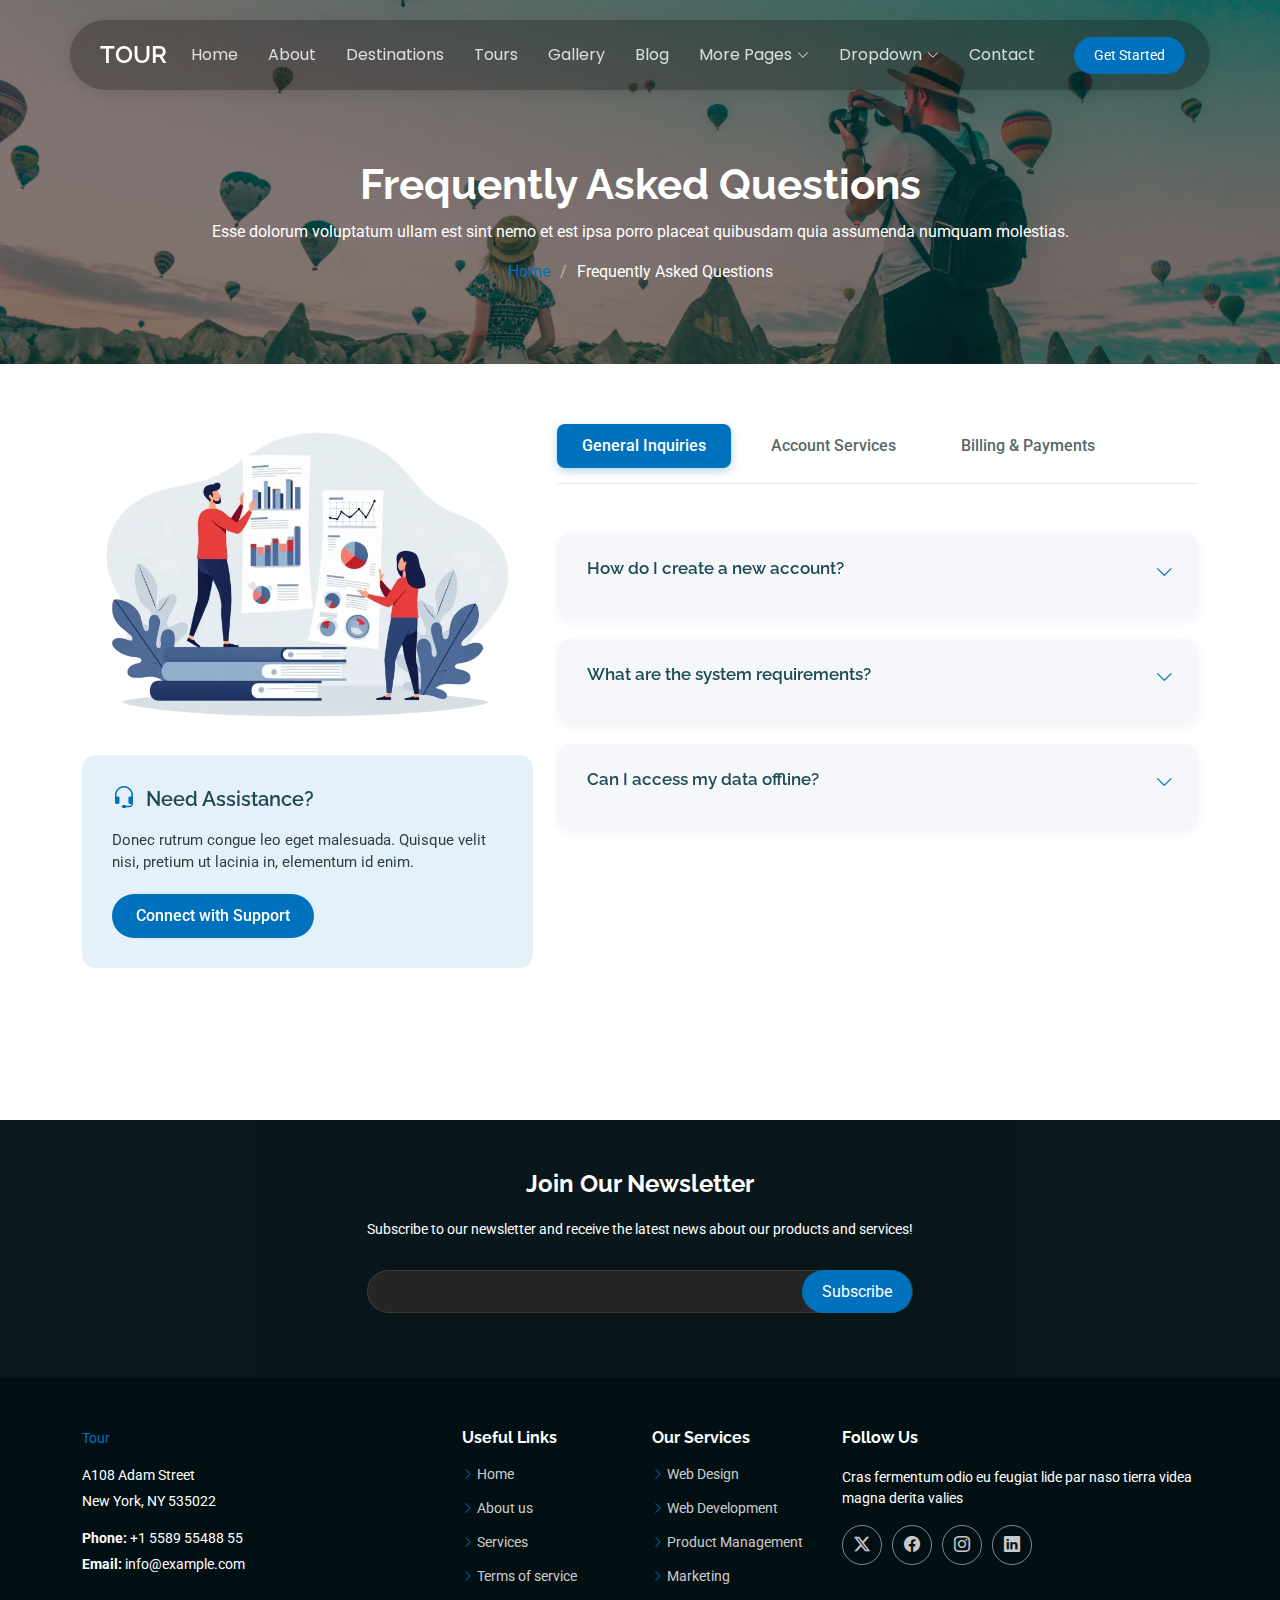
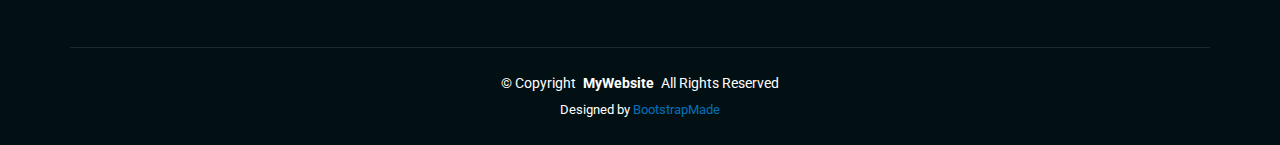
<file: faq.html>
<!DOCTYPE html>
<html lang="en">

<head>
  <meta charset="utf-8">
  <meta content="width=device-width, initial-scale=1.0" name="viewport">
  <title>Faq - Tour Bootstrap Template</title>
  <meta name="description" content="">
  <meta name="keywords" content="">

  <!-- Favicons -->
  <link href="assets/img/favicon.png" rel="icon">
  <link href="assets/img/apple-touch-icon.png" rel="apple-touch-icon">

  <!-- Fonts -->
  <link href="https://fonts.googleapis.com" rel="preconnect">
  <link href="https://fonts.gstatic.com" rel="preconnect" crossorigin>
  <link href="https://fonts.googleapis.com/css2?family=Roboto:ital,wght@0,100;0,300;0,400;0,500;0,700;0,900;1,100;1,300;1,400;1,500;1,700;1,900&family=Poppins:ital,wght@0,100;0,200;0,300;0,400;0,500;0,600;0,700;0,800;0,900;1,100;1,200;1,300;1,400;1,500;1,600;1,700;1,800;1,900&family=Raleway:ital,wght@0,100;0,200;0,300;0,400;0,500;0,600;0,700;0,800;0,900;1,100;1,200;1,300;1,400;1,500;1,600;1,700;1,800;1,900&display=swap" rel="stylesheet">

  <!-- Vendor CSS Files -->
  <link href="assets/vendor/bootstrap/css/bootstrap.min.css" rel="stylesheet">
  <link href="assets/vendor/bootstrap-icons/bootstrap-icons.css" rel="stylesheet">
  <link href="assets/vendor/aos/aos.css" rel="stylesheet">
  <link href="assets/vendor/swiper/swiper-bundle.min.css" rel="stylesheet">
  <link href="assets/vendor/glightbox/css/glightbox.min.css" rel="stylesheet">

  <!-- Main CSS File -->
  <link href="assets/css/main.css" rel="stylesheet">

  <!-- =======================================================
  * Template Name: Tour
  * Template URL: https://bootstrapmade.com/tour-bootstrap-travel-website-template/
  * Updated: Jul 01 2025 with Bootstrap v5.3.7
  * Author: BootstrapMade.com
  * License: https://bootstrapmade.com/license/
  ======================================================== -->
</head>

<body class="faq-page">

  <header id="header" class="header d-flex align-items-center fixed-top">
    <div class="header-container container-fluid container-xl position-relative d-flex align-items-center justify-content-between">

      <a href="index.html" class="logo d-flex align-items-center me-auto me-xl-0">
        <!-- Uncomment the line below if you also wish to use an image logo -->
        <!-- <img src="assets/img/logo.webp" alt=""> -->
        <h1 class="sitename">Tour</h1>
      </a>

      <nav id="navmenu" class="navmenu">
        <ul>
          <li><a href="index.html">Home</a></li>
          <li><a href="about.html">About</a></li>
          <li><a href="destinations.html">Destinations</a></li>
          <li><a href="tours.html">Tours</a></li>
          <li><a href="gallery.html">Gallery</a></li>
          <li><a href="blog.html">Blog</a></li>
          <li class="dropdown"><a href="#"><span>More Pages</span> <i class="bi bi-chevron-down toggle-dropdown"></i></a>
            <ul>
              <li><a href="destination-details.html">Destination Details</a></li>
              <li><a href="tour-details.html">Tour Details</a></li>
              <li><a href="booking.html">Booking</a></li>
              <li><a href="testimonials">Testimonials</a></li>
              <li><a href="faq.html" class="active">Frequently Asked Questions</a></li>
              <li><a href="blog-details.html">Blog Details</a></li>
              <li><a href="terms.html">Terms</a></li>
              <li><a href="privacy.html">Privacy</a></li>
              <li><a href="404.html">404</a></li>
            </ul>
          </li>
          <li class="dropdown"><a href="#"><span>Dropdown</span> <i class="bi bi-chevron-down toggle-dropdown"></i></a>
            <ul>
              <li><a href="#">Dropdown 1</a></li>
              <li class="dropdown"><a href="#"><span>Deep Dropdown</span> <i class="bi bi-chevron-down toggle-dropdown"></i></a>
                <ul>
                  <li><a href="#">Deep Dropdown 1</a></li>
                  <li><a href="#">Deep Dropdown 2</a></li>
                  <li><a href="#">Deep Dropdown 3</a></li>
                  <li><a href="#">Deep Dropdown 4</a></li>
                  <li><a href="#">Deep Dropdown 5</a></li>
                </ul>
              </li>
              <li><a href="#">Dropdown 2</a></li>
              <li><a href="#">Dropdown 3</a></li>
              <li><a href="#">Dropdown 4</a></li>
            </ul>
          </li>
          <li><a href="contact.html">Contact</a></li>
        </ul>
        <i class="mobile-nav-toggle d-xl-none bi bi-list"></i>
      </nav>

      <a class="btn-getstarted" href="destiantios.html">Get Started</a>

    </div>
  </header>

  <main class="main">

    <!-- Page Title -->
    <div class="page-title dark-background" data-aos="fade" style="background-image: url(assets/img/travel/showcase-8.webp);">
      <div class="container position-relative">
        <h1>Frequently Asked Questions</h1>
        <p>Esse dolorum voluptatum ullam est sint nemo et est ipsa porro placeat quibusdam quia assumenda numquam molestias.</p>
        <nav class="breadcrumbs">
          <ol>
            <li><a href="index.html">Home</a></li>
            <li class="current">Frequently Asked Questions</li>
          </ol>
        </nav>
      </div>
    </div><!-- End Page Title -->

    <!-- Faq Section -->
    <section id="faq" class="faq section">

      <div class="container" data-aos="fade-up" data-aos-delay="100">

        <div class="row align-items-start gy-4">
          <div class="col-lg-5" data-aos="fade-up" data-aos-delay="200">
            <div class="faq-sidebar">
              <div class="faq-image">
                <img src="assets/img/illustration/illustration-5.webp" alt="FAQ Image" class="img-fluid" loading="lazy">
              </div>
              <div class="contact-box">
                <h3><i class="bi bi-headset"></i> Need Assistance?</h3>
                <p>Donec rutrum congue leo eget malesuada. Quisque velit nisi, pretium ut lacinia in, elementum id enim.</p>
                <a href="#" class="btn-contact">Connect with Support</a>
              </div>
            </div>
          </div>

          <div class="col-lg-7">
            <div class="faq-tabs">
              <ul class="nav nav-pills mb-4" id="faqTabs-faq" role="tablist" data-aos="fade-up" data-aos-delay="100">
                <li class="nav-item" role="presentation">
                  <button class="nav-link active" id="general-tab-faq" data-bs-toggle="pill" data-bs-target="#general-faq-faq" type="button" role="tab" aria-controls="general-faq-faq" aria-selected="true">General Inquiries</button>
                </li>
                <li class="nav-item" role="presentation">
                  <button class="nav-link" id="account-tab-faq" data-bs-toggle="pill" data-bs-target="#account-faq-faq" type="button" role="tab" aria-controls="account-faq-faq" aria-selected="false">Account Services</button>
                </li>
                <li class="nav-item" role="presentation">
                  <button class="nav-link" id="payment-tab-faq" data-bs-toggle="pill" data-bs-target="#payment-faq-faq" type="button" role="tab" aria-controls="payment-faq-faq" aria-selected="false">Billing &amp; Payments</button>
                </li>
              </ul>

              <div class="tab-content" id="faqTabsContent-faq">
                <div class="tab-pane fade show active" id="general-faq-faq" role="tabpanel" aria-labelledby="general-tab-faq">
                  <div class="accordion" id="generalAccordion-faq">
                    <div class="faq-item" data-aos="fade-up" data-aos-delay="150">
                      <h3>How do I create a new account?</h3>
                      <div class="faq-content">
                        <p>Praesent sapien massa, convallis a pellentesque nec, egestas non nisi. Donec sollicitudin molestie malesuada. Vestibulum ac diam sit amet quam vehicula elementum. Curabitur arcu erat, accumsan id imperdiet et, porttitor at sem.</p>
                      </div>
                      <i class="bi bi-chevron-down faq-toggle"></i>
                    </div><!-- End FAQ Item-->

                    <div class="faq-item" data-aos="fade-up" data-aos-delay="200">
                      <h3>What are the system requirements?</h3>
                      <div class="faq-content">
                        <p>Vivamus suscipit tortor eget felis porttitor volutpat. Mauris blandit aliquet elit, eget tincidunt nibh pulvinar a. Vestibulum ac diam sit amet quam vehicula elementum sed sit amet dui.</p>
                      </div>
                      <i class="bi bi-chevron-down faq-toggle"></i>
                    </div><!-- End FAQ Item-->

                    <div class="faq-item" data-aos="fade-up" data-aos-delay="250">
                      <h3>Can I access my data offline?</h3>
                      <div class="faq-content">
                        <p>Nulla quis lorem ut libero malesuada feugiat. Vestibulum ac diam sit amet quam vehicula elementum sed sit amet dui. Nulla porttitor accumsan tincidunt. Quisque velit nisi, pretium ut lacinia in, elementum id enim.</p>
                      </div>
                      <i class="bi bi-chevron-down faq-toggle"></i>
                    </div><!-- End FAQ Item-->

                    <div class="faq-item" data-aos="fade-up" data-aos-delay="300">
                      <h3>How do I report a bug or issue?</h3>
                      <div class="faq-content">
                        <p>Pellentesque in ipsum id orci porta dapibus. Nulla quis lorem ut libero malesuada feugiat. Donec sollicitudin molestie malesuada. Sed porttitor lectus nibh.</p>
                      </div>
                      <i class="bi bi-chevron-down faq-toggle"></i>
                    </div><!-- End FAQ Item-->

                    <div class="faq-item" data-aos="fade-up" data-aos-delay="350">
                      <h3>What is your data privacy policy?</h3>
                      <div class="faq-content">
                        <p>Curabitur arcu erat, accumsan id imperdiet et, porttitor at sem. Vestibulum ac diam sit amet quam vehicula elementum. Sed porttitor lectus nibh.</p>
                      </div>
                      <i class="bi bi-chevron-down faq-toggle"></i>
                    </div><!-- End FAQ Item-->
                  </div>
                </div>

                <div class="tab-pane fade" id="account-faq-faq" role="tabpanel" aria-labelledby="account-tab-faq">
                  <div class="accordion" id="accountAccordion-faq">
                    <div class="faq-item" data-aos="fade-up" data-aos-delay="150">
                      <h3>How do I reset my password?</h3>
                      <div class="faq-content">
                        <p>Curabitur non nulla sit amet nisl tempus convallis quis ac lectus. Vivamus magna justo, lacinia eget consectetur sed, convallis at tellus. Nulla quis lorem ut libero malesuada feugiat.</p>
                      </div>
                      <i class="bi bi-chevron-down faq-toggle"></i>
                    </div><!-- End FAQ Item-->

                    <div class="faq-item" data-aos="fade-up" data-aos-delay="200">
                      <h3>How to update account information?</h3>
                      <div class="faq-content">
                        <p>Donec rutrum congue leo eget malesuada. Lorem ipsum dolor sit amet, consectetur adipiscing elit. Praesent sapien massa, convallis a pellentesque nec, egestas non nisi.</p>
                      </div>
                      <i class="bi bi-chevron-down faq-toggle"></i>
                    </div><!-- End FAQ Item-->
                  </div>
                </div>

                <div class="tab-pane fade" id="payment-faq-faq" role="tabpanel" aria-labelledby="payment-tab-faq">
                  <div class="accordion" id="paymentAccordion-faq">
                    <div class="faq-item" data-aos="fade-up" data-aos-delay="150">
                      <h3>What payment methods are accepted?</h3>
                      <div class="faq-content">
                        <p>Pellentesque in ipsum id orci porta dapibus. Sed porttitor lectus nibh. Cras ultricies ligula sed magna dictum porta. Curabitur aliquet quam id dui posuere blandit. Vivamus magna justo, lacinia eget consectetur sed, convallis at tellus.</p>
                      </div>
                      <i class="bi bi-chevron-down faq-toggle"></i>
                    </div><!-- End FAQ Item-->

                    <div class="faq-item" data-aos="fade-up" data-aos-delay="200">
                      <h3>When will my payment be processed?</h3>
                      <div class="faq-content">
                        <p>Mauris blandit aliquet elit, eget tincidunt nibh pulvinar a. Nulla porttitor accumsan tincidunt. Curabitur non nulla sit amet nisl tempus convallis quis ac lectus. Quisque velit nisi, pretium ut lacinia in.</p>
                      </div>
                      <i class="bi bi-chevron-down faq-toggle"></i>
                    </div><!-- End FAQ Item-->

                    <div class="faq-item" data-aos="fade-up" data-aos-delay="250">
                      <h3>Can I get a refund for my purchase?</h3>
                      <div class="faq-content">
                        <p>Vivamus magna justo, lacinia eget consectetur sed, convallis at tellus. Praesent sapien massa, convallis a pellentesque nec, egestas non nisi. Donec sollicitudin molestie malesuada.</p>
                      </div>
                      <i class="bi bi-chevron-down faq-toggle"></i>
                    </div><!-- End FAQ Item-->
                  </div>
                </div>
              </div>
            </div>
          </div>
        </div>

      </div>

    </section><!-- /Faq Section -->

  </main>

  <footer id="footer" class="footer position-relative dark-background">

    <div class="footer-newsletter">
      <div class="container">
        <div class="row justify-content-center text-center">
          <div class="col-lg-6">
            <h4>Join Our Newsletter</h4>
            <p>Subscribe to our newsletter and receive the latest news about our products and services!</p>
            <form action="forms/newsletter.php" method="post" class="php-email-form">
              <div class="newsletter-form"><input type="email" name="email"><input type="submit" value="Subscribe"></div>
              <div class="loading">Loading</div>
              <div class="error-message"></div>
              <div class="sent-message">Your subscription request has been sent. Thank you!</div>
            </form>
          </div>
        </div>
      </div>
    </div>

    <div class="container footer-top">
      <div class="row gy-4">
        <div class="col-lg-4 col-md-6 footer-about">
          <a href="index.html" class="d-flex align-items-center">
            <span class="sitename">Tour</span>
          </a>
          <div class="footer-contact pt-3">
            <p>A108 Adam Street</p>
            <p>New York, NY 535022</p>
            <p class="mt-3"><strong>Phone:</strong> <span>+1 5589 55488 55</span></p>
            <p><strong>Email:</strong> <span>info@example.com</span></p>
          </div>
        </div>

        <div class="col-lg-2 col-md-3 footer-links">
          <h4>Useful Links</h4>
          <ul>
            <li><i class="bi bi-chevron-right"></i> <a href="#">Home</a></li>
            <li><i class="bi bi-chevron-right"></i> <a href="#">About us</a></li>
            <li><i class="bi bi-chevron-right"></i> <a href="#">Services</a></li>
            <li><i class="bi bi-chevron-right"></i> <a href="#">Terms of service</a></li>
          </ul>
        </div>

        <div class="col-lg-2 col-md-3 footer-links">
          <h4>Our Services</h4>
          <ul>
            <li><i class="bi bi-chevron-right"></i> <a href="#">Web Design</a></li>
            <li><i class="bi bi-chevron-right"></i> <a href="#">Web Development</a></li>
            <li><i class="bi bi-chevron-right"></i> <a href="#">Product Management</a></li>
            <li><i class="bi bi-chevron-right"></i> <a href="#">Marketing</a></li>
          </ul>
        </div>

        <div class="col-lg-4 col-md-12">
          <h4>Follow Us</h4>
          <p>Cras fermentum odio eu feugiat lide par naso tierra videa magna derita valies</p>
          <div class="social-links d-flex">
            <a href=""><i class="bi bi-twitter-x"></i></a>
            <a href=""><i class="bi bi-facebook"></i></a>
            <a href=""><i class="bi bi-instagram"></i></a>
            <a href=""><i class="bi bi-linkedin"></i></a>
          </div>
        </div>

      </div>
    </div>

    <div class="container copyright text-center mt-4">
      <p>© <span>Copyright</span> <strong class="px-1 sitename">MyWebsite</strong> <span>All Rights Reserved</span></p>
      <div class="credits">
        <!-- All the links in the footer should remain intact. -->
        <!-- You can delete the links only if you've purchased the pro version. -->
        <!-- Licensing information: https://bootstrapmade.com/license/ -->
        <!-- Purchase the pro version with working PHP/AJAX contact form: [buy-url] -->
        Designed by <a href="https://bootstrapmade.com/">BootstrapMade</a>
      </div>
    </div>

  </footer>

  <!-- Scroll Top -->
  <a href="#" id="scroll-top" class="scroll-top d-flex align-items-center justify-content-center"><i class="bi bi-arrow-up-short"></i></a>

  <!-- Preloader -->
  <div id="preloader"></div>

  <!-- Vendor JS Files -->
  <script src="assets/vendor/bootstrap/js/bootstrap.bundle.min.js"></script>
  <script src="assets/vendor/php-email-form/validate.js"></script>
  <script src="assets/vendor/aos/aos.js"></script>
  <script src="assets/vendor/purecounter/purecounter_vanilla.js"></script>
  <script src="assets/vendor/swiper/swiper-bundle.min.js"></script>
  <script src="assets/vendor/isotope-layout/isotope.pkgd.min.js"></script>
  <script src="assets/vendor/imagesloaded/imagesloaded.pkgd.min.js"></script>
  <script src="assets/vendor/glightbox/js/glightbox.min.js"></script>

  <!-- Main JS File -->
  <script src="assets/js/main.js"></script>

</body>

</html>
</file>
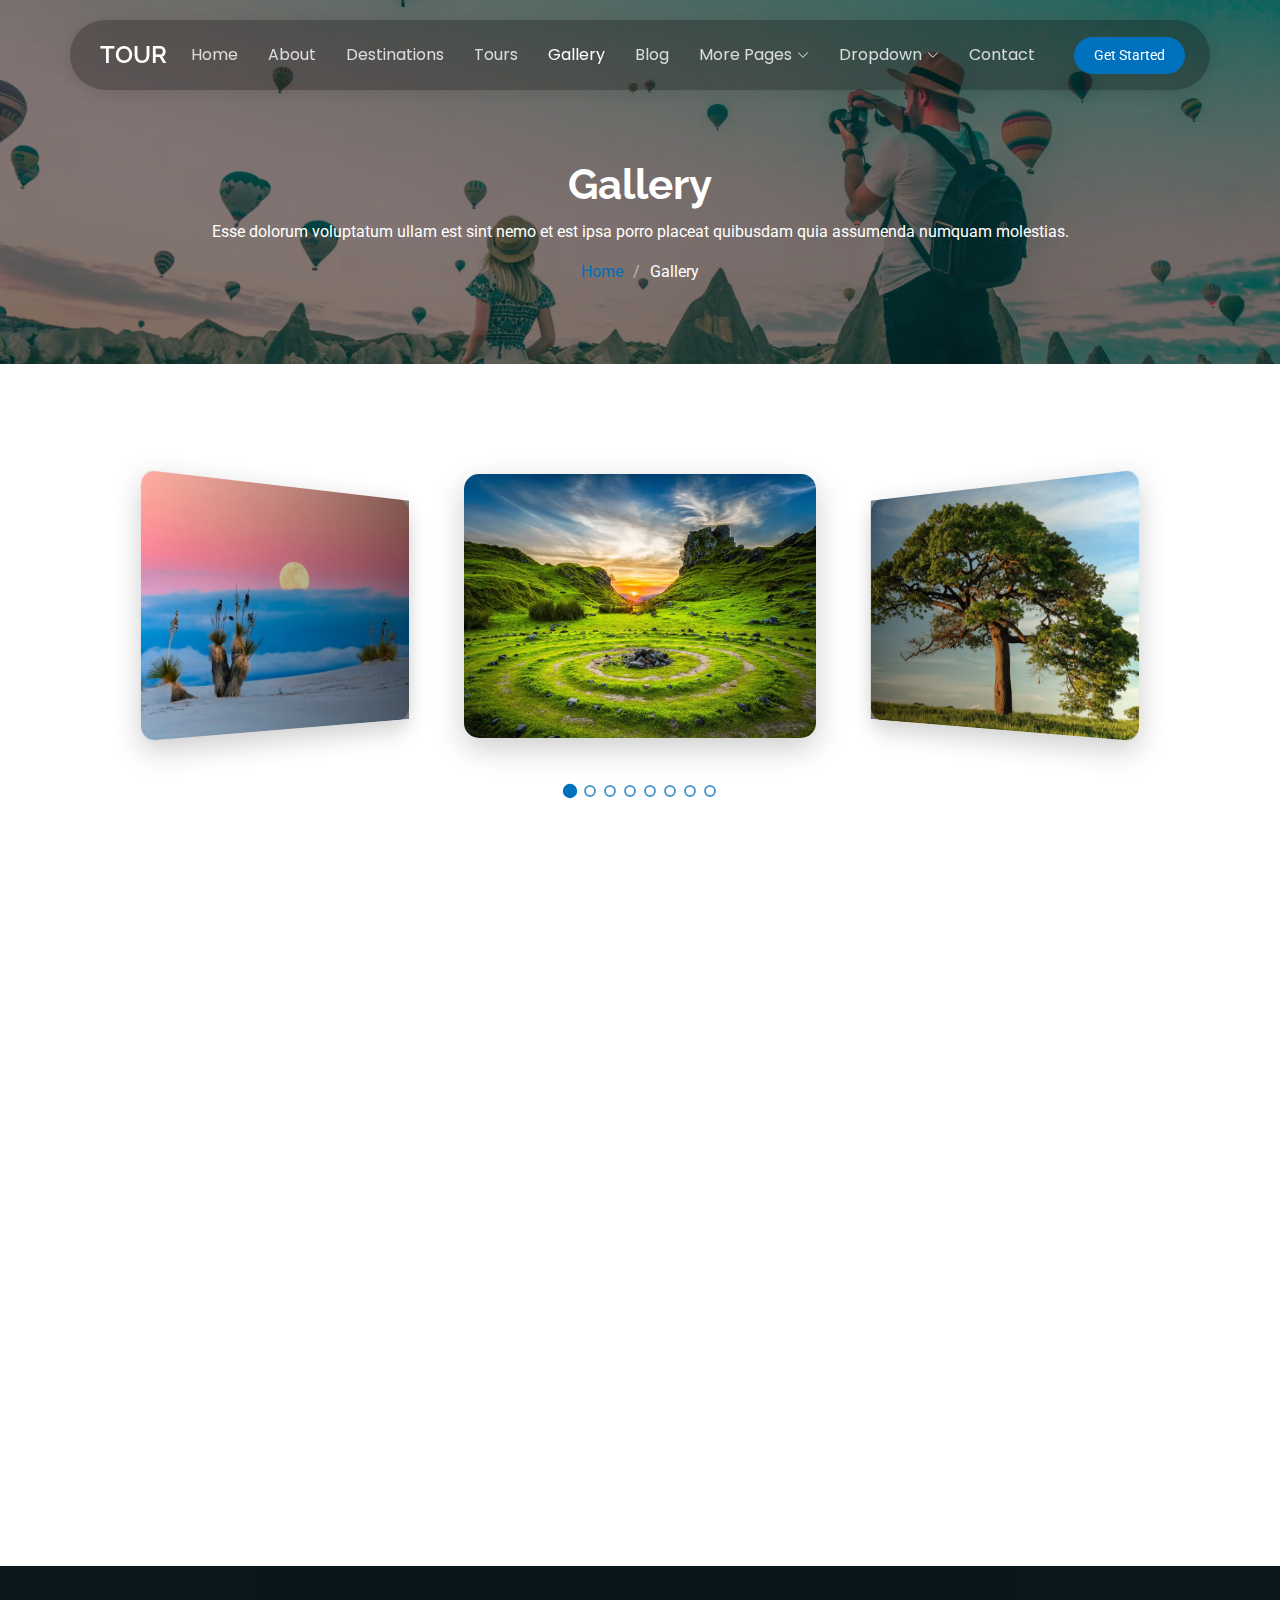
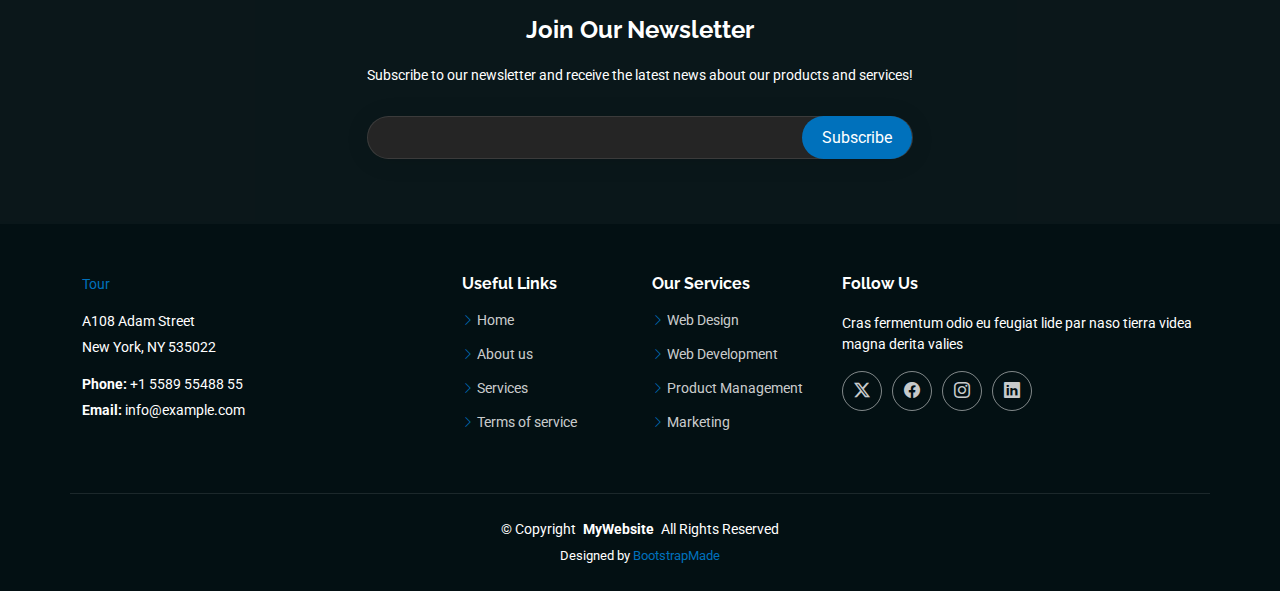
<file: gallery.html>
<!DOCTYPE html>
<html lang="en">

<head>
  <meta charset="utf-8">
  <meta content="width=device-width, initial-scale=1.0" name="viewport">
  <title>Gallery - Tour Bootstrap Template</title>
  <meta name="description" content="">
  <meta name="keywords" content="">

  <!-- Favicons -->
  <link href="assets/img/favicon.png" rel="icon">
  <link href="assets/img/apple-touch-icon.png" rel="apple-touch-icon">

  <!-- Fonts -->
  <link href="https://fonts.googleapis.com" rel="preconnect">
  <link href="https://fonts.gstatic.com" rel="preconnect" crossorigin>
  <link href="https://fonts.googleapis.com/css2?family=Roboto:ital,wght@0,100;0,300;0,400;0,500;0,700;0,900;1,100;1,300;1,400;1,500;1,700;1,900&family=Poppins:ital,wght@0,100;0,200;0,300;0,400;0,500;0,600;0,700;0,800;0,900;1,100;1,200;1,300;1,400;1,500;1,600;1,700;1,800;1,900&family=Raleway:ital,wght@0,100;0,200;0,300;0,400;0,500;0,600;0,700;0,800;0,900;1,100;1,200;1,300;1,400;1,500;1,600;1,700;1,800;1,900&display=swap" rel="stylesheet">

  <!-- Vendor CSS Files -->
  <link href="assets/vendor/bootstrap/css/bootstrap.min.css" rel="stylesheet">
  <link href="assets/vendor/bootstrap-icons/bootstrap-icons.css" rel="stylesheet">
  <link href="assets/vendor/aos/aos.css" rel="stylesheet">
  <link href="assets/vendor/swiper/swiper-bundle.min.css" rel="stylesheet">
  <link href="assets/vendor/glightbox/css/glightbox.min.css" rel="stylesheet">

  <!-- Main CSS File -->
  <link href="assets/css/main.css" rel="stylesheet">

  <!-- =======================================================
  * Template Name: Tour
  * Template URL: https://bootstrapmade.com/tour-bootstrap-travel-website-template/
  * Updated: Jul 01 2025 with Bootstrap v5.3.7
  * Author: BootstrapMade.com
  * License: https://bootstrapmade.com/license/
  ======================================================== -->
</head>

<body class="gallery-page">

  <header id="header" class="header d-flex align-items-center fixed-top">
    <div class="header-container container-fluid container-xl position-relative d-flex align-items-center justify-content-between">

      <a href="index.html" class="logo d-flex align-items-center me-auto me-xl-0">
        <!-- Uncomment the line below if you also wish to use an image logo -->
        <!-- <img src="assets/img/logo.webp" alt=""> -->
        <h1 class="sitename">Tour</h1>
      </a>

      <nav id="navmenu" class="navmenu">
        <ul>
          <li><a href="index.html">Home</a></li>
          <li><a href="about.html">About</a></li>
          <li><a href="destinations.html">Destinations</a></li>
          <li><a href="tours.html">Tours</a></li>
          <li><a href="gallery.html" class="active">Gallery</a></li>
          <li><a href="blog.html">Blog</a></li>
          <li class="dropdown"><a href="#"><span>More Pages</span> <i class="bi bi-chevron-down toggle-dropdown"></i></a>
            <ul>
              <li><a href="destination-details.html">Destination Details</a></li>
              <li><a href="tour-details.html">Tour Details</a></li>
              <li><a href="booking.html">Booking</a></li>
              <li><a href="testimonials">Testimonials</a></li>
              <li><a href="faq.html">Frequently Asked Questions</a></li>
              <li><a href="blog-details.html">Blog Details</a></li>
              <li><a href="terms.html">Terms</a></li>
              <li><a href="privacy.html">Privacy</a></li>
              <li><a href="404.html">404</a></li>
            </ul>
          </li>
          <li class="dropdown"><a href="#"><span>Dropdown</span> <i class="bi bi-chevron-down toggle-dropdown"></i></a>
            <ul>
              <li><a href="#">Dropdown 1</a></li>
              <li class="dropdown"><a href="#"><span>Deep Dropdown</span> <i class="bi bi-chevron-down toggle-dropdown"></i></a>
                <ul>
                  <li><a href="#">Deep Dropdown 1</a></li>
                  <li><a href="#">Deep Dropdown 2</a></li>
                  <li><a href="#">Deep Dropdown 3</a></li>
                  <li><a href="#">Deep Dropdown 4</a></li>
                  <li><a href="#">Deep Dropdown 5</a></li>
                </ul>
              </li>
              <li><a href="#">Dropdown 2</a></li>
              <li><a href="#">Dropdown 3</a></li>
              <li><a href="#">Dropdown 4</a></li>
            </ul>
          </li>
          <li><a href="contact.html">Contact</a></li>
        </ul>
        <i class="mobile-nav-toggle d-xl-none bi bi-list"></i>
      </nav>

      <a class="btn-getstarted" href="destiantios.html">Get Started</a>

    </div>
  </header>

  <main class="main">

    <!-- Page Title -->
    <div class="page-title dark-background" data-aos="fade" style="background-image: url(assets/img/travel/showcase-8.webp);">
      <div class="container position-relative">
        <h1>Gallery</h1>
        <p>Esse dolorum voluptatum ullam est sint nemo et est ipsa porro placeat quibusdam quia assumenda numquam molestias.</p>
        <nav class="breadcrumbs">
          <ol>
            <li><a href="index.html">Home</a></li>
            <li class="current">Gallery</li>
          </ol>
        </nav>
      </div>
    </div><!-- End Page Title -->

    <!-- Gallery Slider Section -->
    <section id="gallery-slider" class="gallery-slider section">

      <div class="container" data-aos="fade-up" data-aos-delay="100">

        <div class="gallery-container">
          <div class="swiper init-swiper">
            <script type="application/json" class="swiper-config">
              {
                "loop": true,
                "speed": 800,
                "autoplay": {
                  "delay": 4000
                },
                "effect": "coverflow",
                "grabCursor": true,
                "centeredSlides": true,
                "slidesPerView": "auto",
                "coverflowEffect": {
                  "rotate": 50,
                  "stretch": 0,
                  "depth": 100,
                  "modifier": 1,
                  "slideShadows": true
                },
                "pagination": {
                  "el": ".swiper-pagination",
                  "type": "bullets",
                  "clickable": true
                },
                "navigation": {
                  "nextEl": ".swiper-button-next",
                  "prevEl": ".swiper-button-prev"
                },
                "breakpoints": {
                  "320": {
                    "slidesPerView": 1,
                    "spaceBetween": 10
                  },
                  "768": {
                    "slidesPerView": 2,
                    "spaceBetween": 20
                  },
                  "1024": {
                    "slidesPerView": 3,
                    "spaceBetween": 30
                  }
                }
              }
            </script>
            <div class="swiper-wrapper">
              <div class="swiper-slide">
                <div class="gallery-item">
                  <div class="gallery-img">
                    <a class="glightbox" data-gallery="images-gallery" href="assets/img/gallery/gallery-3.webp">
                      <img src="assets/img/gallery/gallery-3.webp" class="img-fluid" alt="">
                      <div class="gallery-overlay">
                        <i class="bi bi-plus-circle"></i>
                      </div>
                    </a>
                  </div>
                </div>
              </div>
              <div class="swiper-slide">
                <div class="gallery-item">
                  <div class="gallery-img">
                    <a class="glightbox" data-gallery="images-gallery" href="assets/img/gallery/gallery-1.webp">
                      <img src="assets/img/gallery/gallery-1.webp" class="img-fluid" alt="">
                      <div class="gallery-overlay">
                        <i class="bi bi-plus-circle"></i>
                      </div>
                    </a>
                  </div>
                </div>
              </div>
              <div class="swiper-slide">
                <div class="gallery-item">
                  <div class="gallery-img">
                    <a class="glightbox" data-gallery="images-gallery" href="assets/img/gallery/gallery-5.webp">
                      <img src="assets/img/gallery/gallery-5.webp" class="img-fluid" alt="">
                      <div class="gallery-overlay">
                        <i class="bi bi-plus-circle"></i>
                      </div>
                    </a>
                  </div>
                </div>
              </div>
              <div class="swiper-slide">
                <div class="gallery-item">
                  <div class="gallery-img">
                    <a class="glightbox" data-gallery="images-gallery" href="assets/img/gallery/gallery-7.webp">
                      <img src="assets/img/gallery/gallery-7.webp" class="img-fluid" alt="">
                      <div class="gallery-overlay">
                        <i class="bi bi-plus-circle"></i>
                      </div>
                    </a>
                  </div>
                </div>
              </div>
              <div class="swiper-slide">
                <div class="gallery-item">
                  <div class="gallery-img">
                    <a class="glightbox" data-gallery="images-gallery" href="assets/img/gallery/gallery-2.webp">
                      <img src="assets/img/gallery/gallery-2.webp" class="img-fluid" alt="">
                      <div class="gallery-overlay">
                        <i class="bi bi-plus-circle"></i>
                      </div>
                    </a>
                  </div>
                </div>
              </div>
              <div class="swiper-slide">
                <div class="gallery-item">
                  <div class="gallery-img">
                    <a class="glightbox" data-gallery="images-gallery" href="assets/img/gallery/gallery-4.webp">
                      <img src="assets/img/gallery/gallery-4.webp" class="img-fluid" alt="">
                      <div class="gallery-overlay">
                        <i class="bi bi-plus-circle"></i>
                      </div>
                    </a>
                  </div>
                </div>
              </div>
              <div class="swiper-slide">
                <div class="gallery-item">
                  <div class="gallery-img">
                    <a class="glightbox" data-gallery="images-gallery" href="assets/img/gallery/gallery-6.webp">
                      <img src="assets/img/gallery/gallery-6.webp" class="img-fluid" alt="">
                      <div class="gallery-overlay">
                        <i class="bi bi-plus-circle"></i>
                      </div>
                    </a>
                  </div>
                </div>
              </div>
              <div class="swiper-slide">
                <div class="gallery-item">
                  <div class="gallery-img">
                    <a class="glightbox" data-gallery="images-gallery" href="assets/img/gallery/gallery-8.webp">
                      <img src="assets/img/gallery/gallery-8.webp" class="img-fluid" alt="">
                      <div class="gallery-overlay">
                        <i class="bi bi-plus-circle"></i>
                      </div>
                    </a>
                  </div>
                </div>
              </div>
            </div>
            <div class="swiper-pagination"></div>
            <div class="swiper-button-next"></div>
            <div class="swiper-button-prev"></div>
          </div>
        </div>

      </div>

    </section><!-- /Gallery Slider Section -->

    <!-- Gallery Section -->
    <section id="gallery" class="gallery section">

      <div class="container" data-aos="fade-up" data-aos-delay="100">

        <div class="isotope-layout" data-default-filter="*" data-layout="masonry" data-sort="original-order">
          <ul class="gallery-filters isotope-filters" data-aos="fade-up" data-aos-delay="200">
            <li data-filter="*" class="filter-active">All</li>
            <li data-filter=".filter-nature">Nature</li>
            <li data-filter=".filter-architecture">Architecture</li>
            <li data-filter=".filter-people">People</li>
          </ul>

          <div class="row gallery-grid isotope-container" data-aos="fade-up" data-aos-delay="300">

            <div class="col-xl-3 col-md-4 col-sm-6 gallery-item isotope-item filter-nature">
              <div class="gallery-card">
                <div class="gallery-image">
                  <img src="assets/img/gallery/gallery-1.webp" class="img-fluid" alt="">
                </div>
                <div class="gallery-overlay">
                  <h4>Natural Beauty</h4>
                  <p>Lorem ipsum dolor sit amet consectetur adipisicing elit.</p>
                  <div class="gallery-actions">
                    <a href="assets/img/gallery/gallery-1.webp" title="View Image" class="glightbox"><i class="bi bi-eye"></i></a>
                    <a href="gallery-details.html"><i class="bi bi-info-circle"></i></a>
                  </div>
                </div>
              </div>
            </div><!-- End Gallery Item -->

            <div class="col-xl-3 col-md-4 col-sm-6 gallery-item isotope-item filter-architecture">
              <div class="gallery-card">
                <div class="gallery-image">
                  <img src="assets/img/gallery/gallery-2.webp" class="img-fluid" alt="">
                </div>
                <div class="gallery-overlay">
                  <h4>Urban Landscape</h4>
                  <p>Lorem ipsum dolor sit amet consectetur adipisicing elit.</p>
                  <div class="gallery-actions">
                    <a href="assets/img/gallery/gallery-2.webp" title="View Image" class="glightbox"><i class="bi bi-eye"></i></a>
                    <a href="gallery-details.html"><i class="bi bi-info-circle"></i></a>
                  </div>
                </div>
              </div>
            </div><!-- End Gallery Item -->

            <div class="col-xl-3 col-md-4 col-sm-6 gallery-item isotope-item filter-people">
              <div class="gallery-card">
                <div class="gallery-image">
                  <img src="assets/img/gallery/gallery-3.webp" class="img-fluid" alt="">
                </div>
                <div class="gallery-overlay">
                  <h4>Candid Moments</h4>
                  <p>Lorem ipsum dolor sit amet consectetur adipisicing elit.</p>
                  <div class="gallery-actions">
                    <a href="assets/img/gallery/gallery-3.webp" title="View Image" class="glightbox"><i class="bi bi-eye"></i></a>
                    <a href="gallery-details.html"><i class="bi bi-info-circle"></i></a>
                  </div>
                </div>
              </div>
            </div><!-- End Gallery Item -->

            <div class="col-xl-3 col-md-4 col-sm-6 gallery-item isotope-item filter-nature">
              <div class="gallery-card">
                <div class="gallery-image">
                  <img src="assets/img/gallery/gallery-4.webp" class="img-fluid" alt="">
                </div>
                <div class="gallery-overlay">
                  <h4>Wilderness</h4>
                  <p>Lorem ipsum dolor sit amet consectetur adipisicing elit.</p>
                  <div class="gallery-actions">
                    <a href="assets/img/gallery/gallery-4.webp" title="View Image" class="glightbox"><i class="bi bi-eye"></i></a>
                    <a href="gallery-details.html"><i class="bi bi-info-circle"></i></a>
                  </div>
                </div>
              </div>
            </div><!-- End Gallery Item -->

            <div class="col-xl-3 col-md-4 col-sm-6 gallery-item isotope-item filter-architecture">
              <div class="gallery-card">
                <div class="gallery-image">
                  <img src="assets/img/gallery/gallery-5.webp" class="img-fluid" alt="">
                </div>
                <div class="gallery-overlay">
                  <h4>Modern Design</h4>
                  <p>Lorem ipsum dolor sit amet consectetur adipisicing elit.</p>
                  <div class="gallery-actions">
                    <a href="assets/img/gallery/gallery-5.webp" title="View Image" class="glightbox"><i class="bi bi-eye"></i></a>
                    <a href="gallery-details.html"><i class="bi bi-info-circle"></i></a>
                  </div>
                </div>
              </div>
            </div><!-- End Gallery Item -->

            <div class="col-xl-3 col-md-4 col-sm-6 gallery-item isotope-item filter-people">
              <div class="gallery-card">
                <div class="gallery-image">
                  <img src="assets/img/gallery/gallery-6.webp" class="img-fluid" alt="">
                </div>
                <div class="gallery-overlay">
                  <h4>Portrait Studies</h4>
                  <p>Lorem ipsum dolor sit amet consectetur adipisicing elit.</p>
                  <div class="gallery-actions">
                    <a href="assets/img/gallery/gallery-6.webp" title="View Image" class="glightbox"><i class="bi bi-eye"></i></a>
                    <a href="gallery-details.html"><i class="bi bi-info-circle"></i></a>
                  </div>
                </div>
              </div>
            </div><!-- End Gallery Item -->

            <div class="col-xl-3 col-md-4 col-sm-6 gallery-item isotope-item filter-nature">
              <div class="gallery-card">
                <div class="gallery-image">
                  <img src="assets/img/gallery/gallery-7.webp" class="img-fluid" alt="">
                </div>
                <div class="gallery-overlay">
                  <h4>Serene Waters</h4>
                  <p>Lorem ipsum dolor sit amet consectetur adipisicing elit.</p>
                  <div class="gallery-actions">
                    <a href="assets/img/gallery/gallery-7.webp" title="View Image" class="glightbox"><i class="bi bi-eye"></i></a>
                    <a href="gallery-details.html"><i class="bi bi-info-circle"></i></a>
                  </div>
                </div>
              </div>
            </div><!-- End Gallery Item -->

            <div class="col-xl-3 col-md-4 col-sm-6 gallery-item isotope-item filter-architecture">
              <div class="gallery-card">
                <div class="gallery-image">
                  <img src="assets/img/gallery/gallery-8.webp" class="img-fluid" alt="">
                </div>
                <div class="gallery-overlay">
                  <h4>Historical Places</h4>
                  <p>Lorem ipsum dolor sit amet consectetur adipisicing elit.</p>
                  <div class="gallery-actions">
                    <a href="assets/img/gallery/gallery-8.webp" title="View Image" class="glightbox"><i class="bi bi-eye"></i></a>
                    <a href="gallery-details.html"><i class="bi bi-info-circle"></i></a>
                  </div>
                </div>
              </div>
            </div><!-- End Gallery Item -->

          </div>
        </div>

      </div>

    </section><!-- /Gallery Section -->

  </main>

  <footer id="footer" class="footer position-relative dark-background">

    <div class="footer-newsletter">
      <div class="container">
        <div class="row justify-content-center text-center">
          <div class="col-lg-6">
            <h4>Join Our Newsletter</h4>
            <p>Subscribe to our newsletter and receive the latest news about our products and services!</p>
            <form action="forms/newsletter.php" method="post" class="php-email-form">
              <div class="newsletter-form"><input type="email" name="email"><input type="submit" value="Subscribe"></div>
              <div class="loading">Loading</div>
              <div class="error-message"></div>
              <div class="sent-message">Your subscription request has been sent. Thank you!</div>
            </form>
          </div>
        </div>
      </div>
    </div>

    <div class="container footer-top">
      <div class="row gy-4">
        <div class="col-lg-4 col-md-6 footer-about">
          <a href="index.html" class="d-flex align-items-center">
            <span class="sitename">Tour</span>
          </a>
          <div class="footer-contact pt-3">
            <p>A108 Adam Street</p>
            <p>New York, NY 535022</p>
            <p class="mt-3"><strong>Phone:</strong> <span>+1 5589 55488 55</span></p>
            <p><strong>Email:</strong> <span>info@example.com</span></p>
          </div>
        </div>

        <div class="col-lg-2 col-md-3 footer-links">
          <h4>Useful Links</h4>
          <ul>
            <li><i class="bi bi-chevron-right"></i> <a href="#">Home</a></li>
            <li><i class="bi bi-chevron-right"></i> <a href="#">About us</a></li>
            <li><i class="bi bi-chevron-right"></i> <a href="#">Services</a></li>
            <li><i class="bi bi-chevron-right"></i> <a href="#">Terms of service</a></li>
          </ul>
        </div>

        <div class="col-lg-2 col-md-3 footer-links">
          <h4>Our Services</h4>
          <ul>
            <li><i class="bi bi-chevron-right"></i> <a href="#">Web Design</a></li>
            <li><i class="bi bi-chevron-right"></i> <a href="#">Web Development</a></li>
            <li><i class="bi bi-chevron-right"></i> <a href="#">Product Management</a></li>
            <li><i class="bi bi-chevron-right"></i> <a href="#">Marketing</a></li>
          </ul>
        </div>

        <div class="col-lg-4 col-md-12">
          <h4>Follow Us</h4>
          <p>Cras fermentum odio eu feugiat lide par naso tierra videa magna derita valies</p>
          <div class="social-links d-flex">
            <a href=""><i class="bi bi-twitter-x"></i></a>
            <a href=""><i class="bi bi-facebook"></i></a>
            <a href=""><i class="bi bi-instagram"></i></a>
            <a href=""><i class="bi bi-linkedin"></i></a>
          </div>
        </div>

      </div>
    </div>

    <div class="container copyright text-center mt-4">
      <p>© <span>Copyright</span> <strong class="px-1 sitename">MyWebsite</strong> <span>All Rights Reserved</span></p>
      <div class="credits">
        <!-- All the links in the footer should remain intact. -->
        <!-- You can delete the links only if you've purchased the pro version. -->
        <!-- Licensing information: https://bootstrapmade.com/license/ -->
        <!-- Purchase the pro version with working PHP/AJAX contact form: [buy-url] -->
        Designed by <a href="https://bootstrapmade.com/">BootstrapMade</a>
      </div>
    </div>

  </footer>

  <!-- Scroll Top -->
  <a href="#" id="scroll-top" class="scroll-top d-flex align-items-center justify-content-center"><i class="bi bi-arrow-up-short"></i></a>

  <!-- Preloader -->
  <div id="preloader"></div>

  <!-- Vendor JS Files -->
  <script src="assets/vendor/bootstrap/js/bootstrap.bundle.min.js"></script>
  <script src="assets/vendor/php-email-form/validate.js"></script>
  <script src="assets/vendor/aos/aos.js"></script>
  <script src="assets/vendor/purecounter/purecounter_vanilla.js"></script>
  <script src="assets/vendor/swiper/swiper-bundle.min.js"></script>
  <script src="assets/vendor/isotope-layout/isotope.pkgd.min.js"></script>
  <script src="assets/vendor/imagesloaded/imagesloaded.pkgd.min.js"></script>
  <script src="assets/vendor/glightbox/js/glightbox.min.js"></script>

  <!-- Main JS File -->
  <script src="assets/js/main.js"></script>

</body>

</html>
</file>
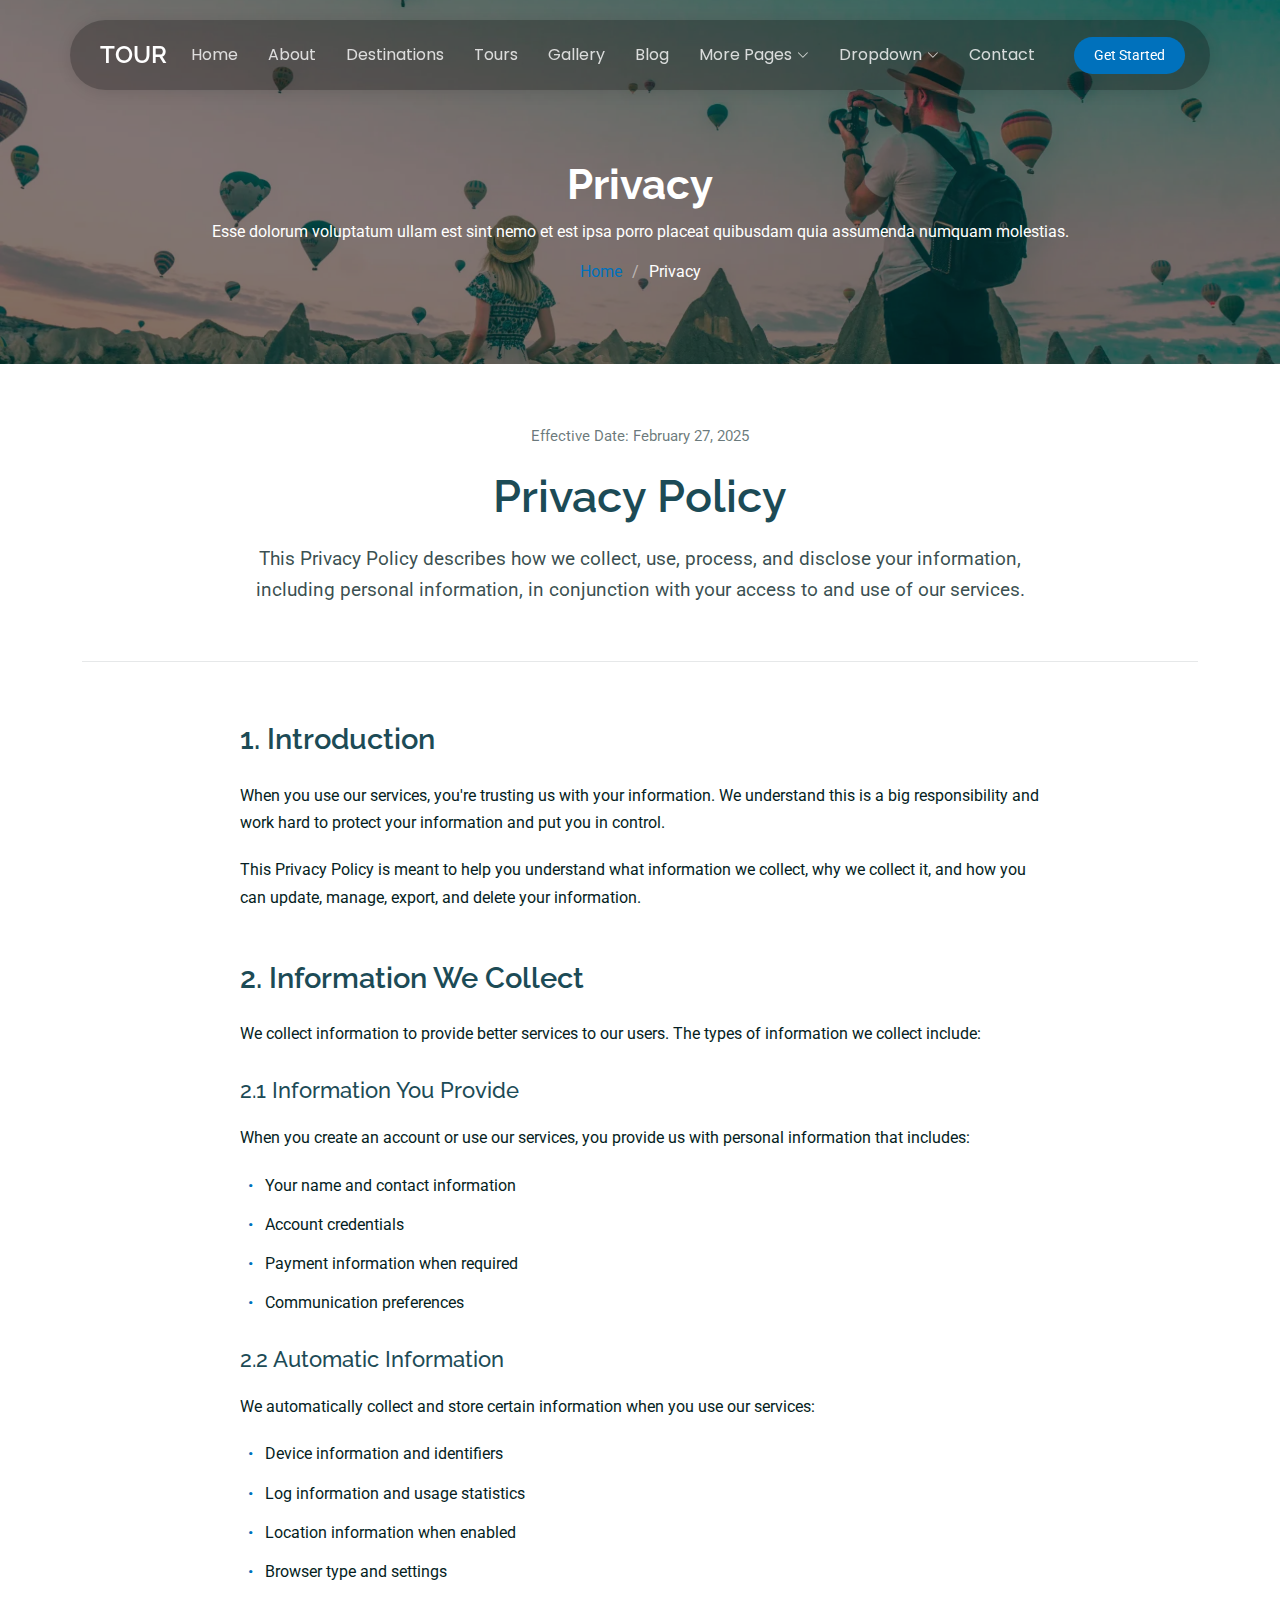
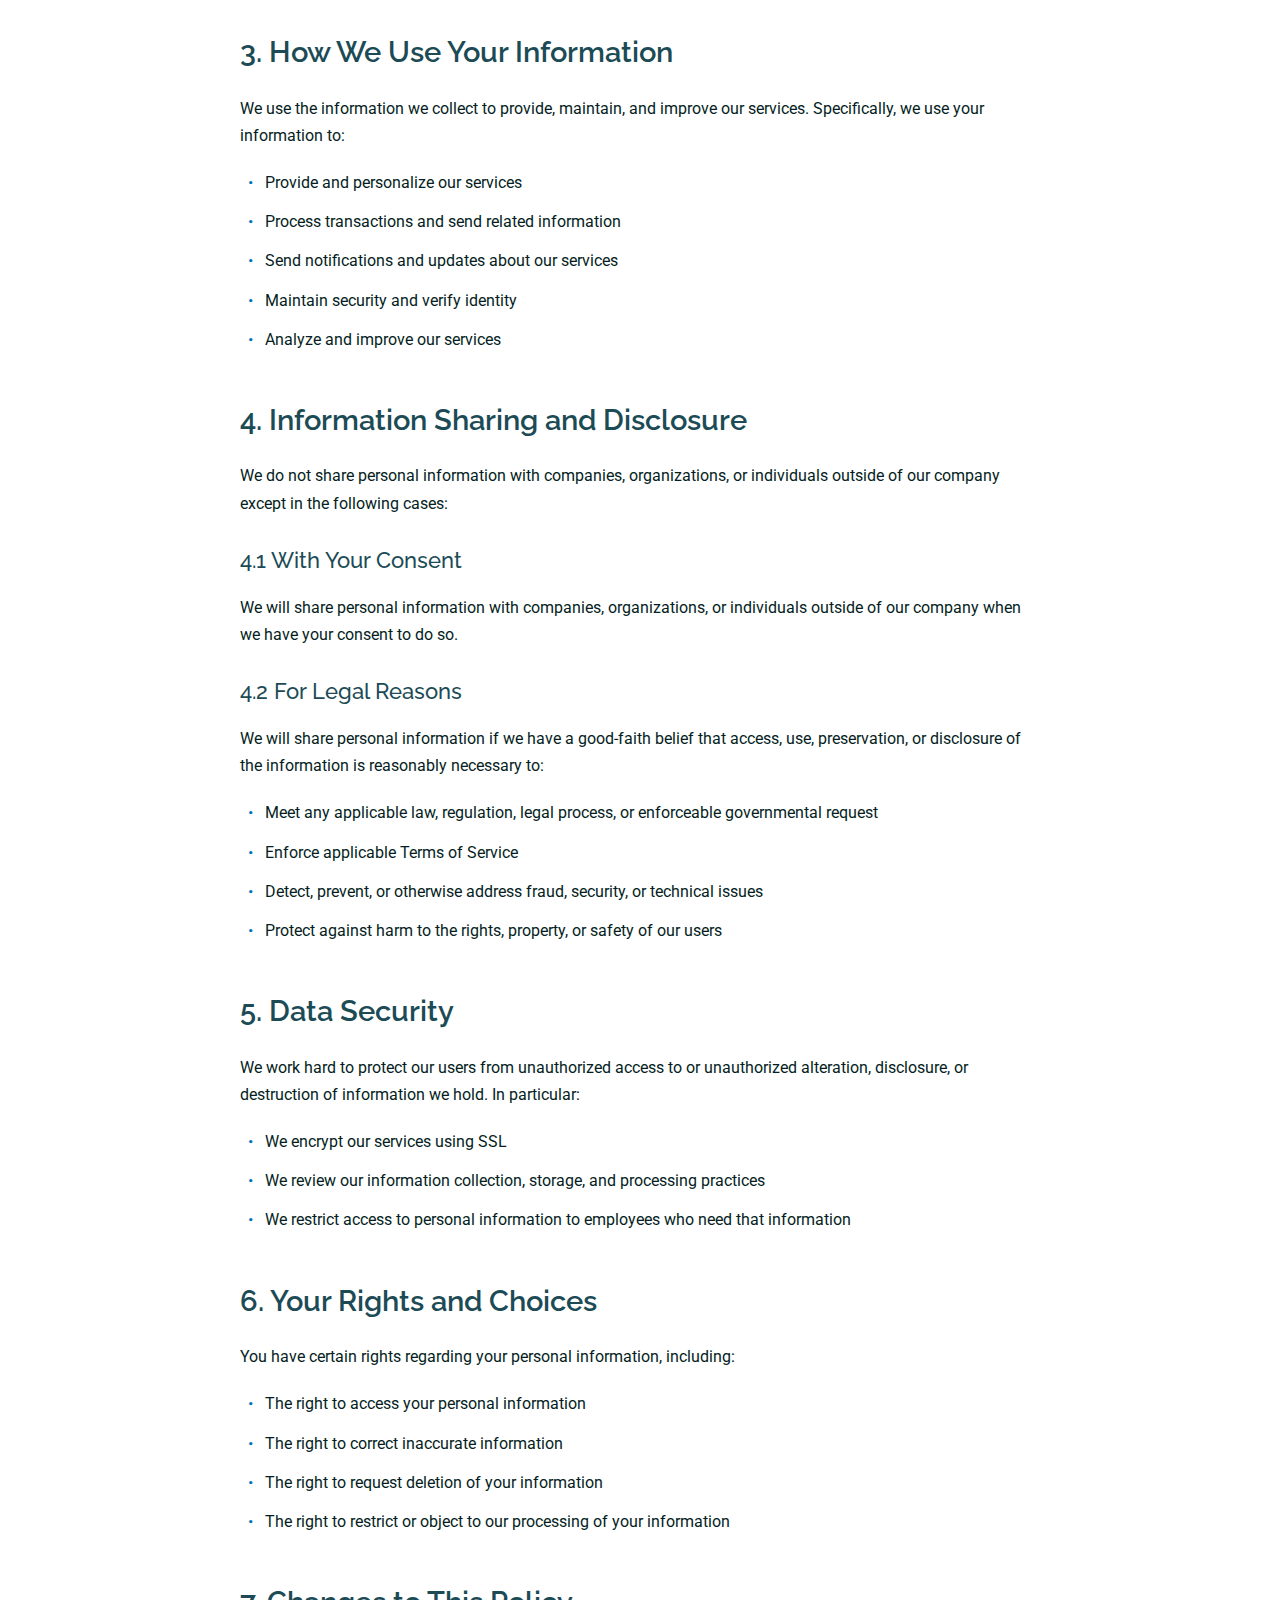
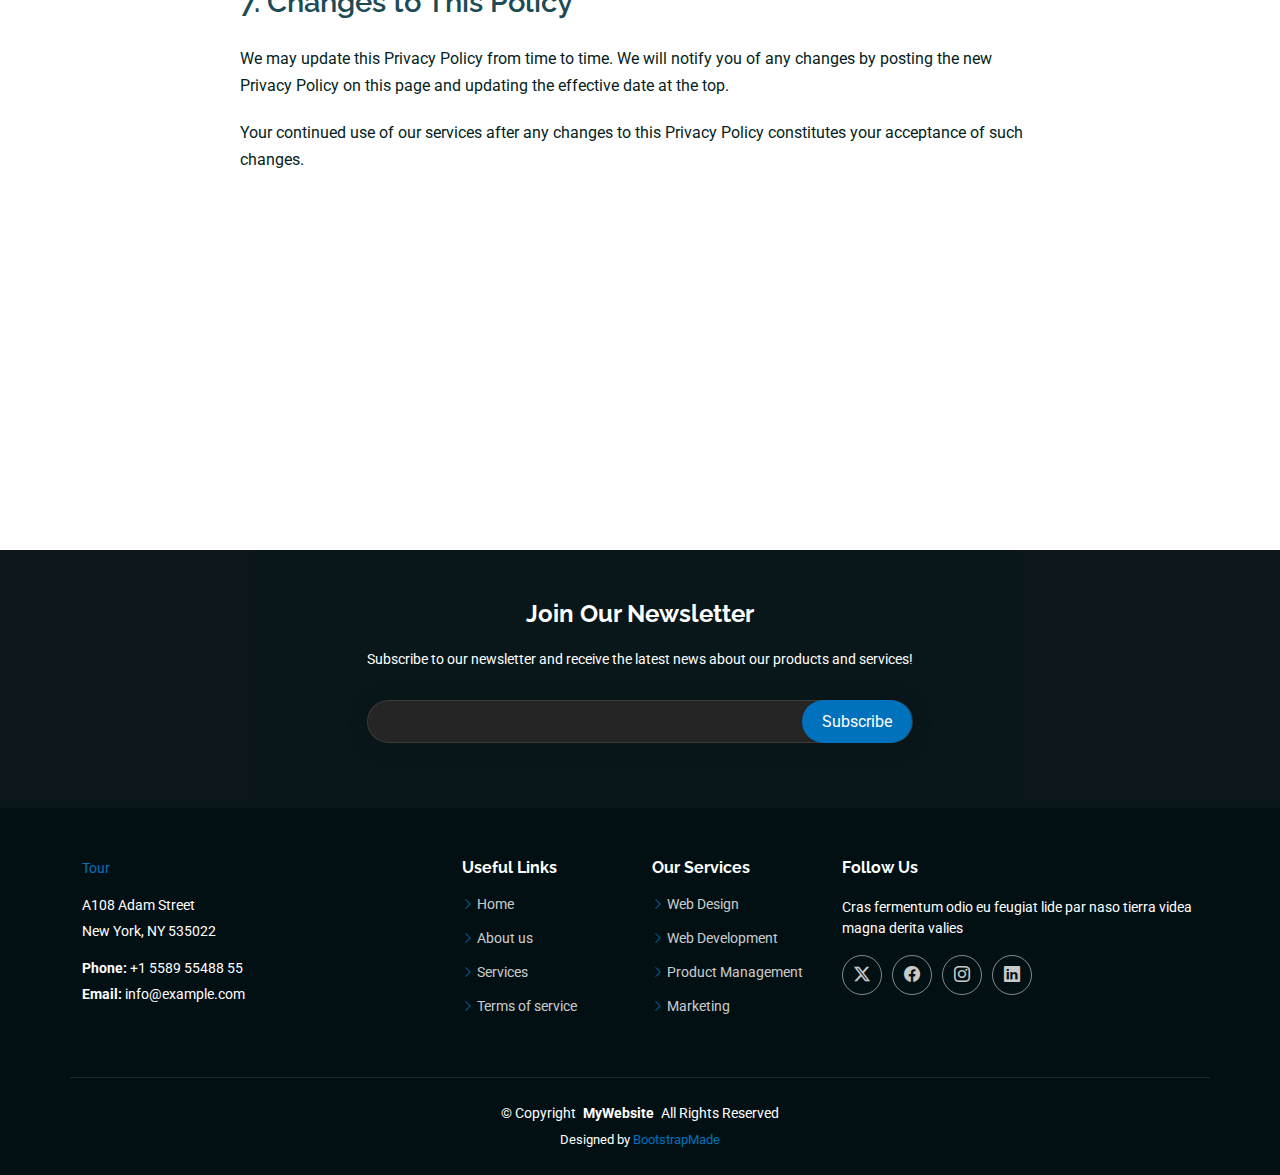
<file: privacy.html>
<!DOCTYPE html>
<html lang="en">

<head>
  <meta charset="utf-8">
  <meta content="width=device-width, initial-scale=1.0" name="viewport">
  <title>Privacy - Tour Bootstrap Template</title>
  <meta name="description" content="">
  <meta name="keywords" content="">

  <!-- Favicons -->
  <link href="assets/img/favicon.png" rel="icon">
  <link href="assets/img/apple-touch-icon.png" rel="apple-touch-icon">

  <!-- Fonts -->
  <link href="https://fonts.googleapis.com" rel="preconnect">
  <link href="https://fonts.gstatic.com" rel="preconnect" crossorigin>
  <link href="https://fonts.googleapis.com/css2?family=Roboto:ital,wght@0,100;0,300;0,400;0,500;0,700;0,900;1,100;1,300;1,400;1,500;1,700;1,900&family=Poppins:ital,wght@0,100;0,200;0,300;0,400;0,500;0,600;0,700;0,800;0,900;1,100;1,200;1,300;1,400;1,500;1,600;1,700;1,800;1,900&family=Raleway:ital,wght@0,100;0,200;0,300;0,400;0,500;0,600;0,700;0,800;0,900;1,100;1,200;1,300;1,400;1,500;1,600;1,700;1,800;1,900&display=swap" rel="stylesheet">

  <!-- Vendor CSS Files -->
  <link href="assets/vendor/bootstrap/css/bootstrap.min.css" rel="stylesheet">
  <link href="assets/vendor/bootstrap-icons/bootstrap-icons.css" rel="stylesheet">
  <link href="assets/vendor/aos/aos.css" rel="stylesheet">
  <link href="assets/vendor/swiper/swiper-bundle.min.css" rel="stylesheet">
  <link href="assets/vendor/glightbox/css/glightbox.min.css" rel="stylesheet">

  <!-- Main CSS File -->
  <link href="assets/css/main.css" rel="stylesheet">

  <!-- =======================================================
  * Template Name: Tour
  * Template URL: https://bootstrapmade.com/tour-bootstrap-travel-website-template/
  * Updated: Jul 01 2025 with Bootstrap v5.3.7
  * Author: BootstrapMade.com
  * License: https://bootstrapmade.com/license/
  ======================================================== -->
</head>

<body class="privacy-page">

  <header id="header" class="header d-flex align-items-center fixed-top">
    <div class="header-container container-fluid container-xl position-relative d-flex align-items-center justify-content-between">

      <a href="index.html" class="logo d-flex align-items-center me-auto me-xl-0">
        <!-- Uncomment the line below if you also wish to use an image logo -->
        <!-- <img src="assets/img/logo.webp" alt=""> -->
        <h1 class="sitename">Tour</h1>
      </a>

      <nav id="navmenu" class="navmenu">
        <ul>
          <li><a href="index.html">Home</a></li>
          <li><a href="about.html">About</a></li>
          <li><a href="destinations.html">Destinations</a></li>
          <li><a href="tours.html">Tours</a></li>
          <li><a href="gallery.html">Gallery</a></li>
          <li><a href="blog.html">Blog</a></li>
          <li class="dropdown"><a href="#"><span>More Pages</span> <i class="bi bi-chevron-down toggle-dropdown"></i></a>
            <ul>
              <li><a href="destination-details.html">Destination Details</a></li>
              <li><a href="tour-details.html">Tour Details</a></li>
              <li><a href="booking.html">Booking</a></li>
              <li><a href="testimonials">Testimonials</a></li>
              <li><a href="faq.html">Frequently Asked Questions</a></li>
              <li><a href="blog-details.html">Blog Details</a></li>
              <li><a href="terms.html">Terms</a></li>
              <li><a href="privacy.html" class="active">Privacy</a></li>
              <li><a href="404.html">404</a></li>
            </ul>
          </li>
          <li class="dropdown"><a href="#"><span>Dropdown</span> <i class="bi bi-chevron-down toggle-dropdown"></i></a>
            <ul>
              <li><a href="#">Dropdown 1</a></li>
              <li class="dropdown"><a href="#"><span>Deep Dropdown</span> <i class="bi bi-chevron-down toggle-dropdown"></i></a>
                <ul>
                  <li><a href="#">Deep Dropdown 1</a></li>
                  <li><a href="#">Deep Dropdown 2</a></li>
                  <li><a href="#">Deep Dropdown 3</a></li>
                  <li><a href="#">Deep Dropdown 4</a></li>
                  <li><a href="#">Deep Dropdown 5</a></li>
                </ul>
              </li>
              <li><a href="#">Dropdown 2</a></li>
              <li><a href="#">Dropdown 3</a></li>
              <li><a href="#">Dropdown 4</a></li>
            </ul>
          </li>
          <li><a href="contact.html">Contact</a></li>
        </ul>
        <i class="mobile-nav-toggle d-xl-none bi bi-list"></i>
      </nav>

      <a class="btn-getstarted" href="destiantios.html">Get Started</a>

    </div>
  </header>

  <main class="main">

    <!-- Page Title -->
    <div class="page-title dark-background" data-aos="fade" style="background-image: url(assets/img/travel/showcase-8.webp);">
      <div class="container position-relative">
        <h1>Privacy</h1>
        <p>Esse dolorum voluptatum ullam est sint nemo et est ipsa porro placeat quibusdam quia assumenda numquam molestias.</p>
        <nav class="breadcrumbs">
          <ol>
            <li><a href="index.html">Home</a></li>
            <li class="current">Privacy</li>
          </ol>
        </nav>
      </div>
    </div><!-- End Page Title -->

    <!-- Privacy Section -->
    <section id="privacy" class="privacy section">

      <div class="container" data-aos="fade-up">
        <!-- Header -->
        <div class="privacy-header" data-aos="fade-up">
          <div class="header-content">
            <div class="last-updated">Effective Date: February 27, 2025</div>
            <h1>Privacy Policy</h1>
            <p class="intro-text">This Privacy Policy describes how we collect, use, process, and disclose your information, including personal information, in conjunction with your access to and use of our services.</p>
          </div>
        </div>

        <!-- Main Content -->
        <div class="privacy-content" data-aos="fade-up">
          <!-- Introduction -->
          <div class="content-section">
            <h2>1. Introduction</h2>
            <p>When you use our services, you're trusting us with your information. We understand this is a big responsibility and work hard to protect your information and put you in control.</p>
            <p>This Privacy Policy is meant to help you understand what information we collect, why we collect it, and how you can update, manage, export, and delete your information.</p>
          </div>

          <!-- Information Collection -->
          <div class="content-section">
            <h2>2. Information We Collect</h2>
            <p>We collect information to provide better services to our users. The types of information we collect include:</p>

            <h3>2.1 Information You Provide</h3>
            <p>When you create an account or use our services, you provide us with personal information that includes:</p>
            <ul>
              <li>Your name and contact information</li>
              <li>Account credentials</li>
              <li>Payment information when required</li>
              <li>Communication preferences</li>
            </ul>

            <h3>2.2 Automatic Information</h3>
            <p>We automatically collect and store certain information when you use our services:</p>
            <ul>
              <li>Device information and identifiers</li>
              <li>Log information and usage statistics</li>
              <li>Location information when enabled</li>
              <li>Browser type and settings</li>
            </ul>
          </div>

          <!-- Use of Information -->
          <div class="content-section">
            <h2>3. How We Use Your Information</h2>
            <p>We use the information we collect to provide, maintain, and improve our services. Specifically, we use your information to:</p>
            <ul>
              <li>Provide and personalize our services</li>
              <li>Process transactions and send related information</li>
              <li>Send notifications and updates about our services</li>
              <li>Maintain security and verify identity</li>
              <li>Analyze and improve our services</li>
            </ul>
          </div>

          <!-- Information Sharing -->
          <div class="content-section">
            <h2>4. Information Sharing and Disclosure</h2>
            <p>We do not share personal information with companies, organizations, or individuals outside of our company except in the following cases:</p>

            <h3>4.1 With Your Consent</h3>
            <p>We will share personal information with companies, organizations, or individuals outside of our company when we have your consent to do so.</p>

            <h3>4.2 For Legal Reasons</h3>
            <p>We will share personal information if we have a good-faith belief that access, use, preservation, or disclosure of the information is reasonably necessary to:</p>
            <ul>
              <li>Meet any applicable law, regulation, legal process, or enforceable governmental request</li>
              <li>Enforce applicable Terms of Service</li>
              <li>Detect, prevent, or otherwise address fraud, security, or technical issues</li>
              <li>Protect against harm to the rights, property, or safety of our users</li>
            </ul>
          </div>

          <!-- Data Security -->
          <div class="content-section">
            <h2>5. Data Security</h2>
            <p>We work hard to protect our users from unauthorized access to or unauthorized alteration, disclosure, or destruction of information we hold. In particular:</p>
            <ul>
              <li>We encrypt our services using SSL</li>
              <li>We review our information collection, storage, and processing practices</li>
              <li>We restrict access to personal information to employees who need that information</li>
            </ul>
          </div>

          <!-- Your Rights -->
          <div class="content-section">
            <h2>6. Your Rights and Choices</h2>
            <p>You have certain rights regarding your personal information, including:</p>
            <ul>
              <li>The right to access your personal information</li>
              <li>The right to correct inaccurate information</li>
              <li>The right to request deletion of your information</li>
              <li>The right to restrict or object to our processing of your information</li>
            </ul>
          </div>

          <!-- Policy Updates -->
          <div class="content-section">
            <h2>7. Changes to This Policy</h2>
            <p>We may update this Privacy Policy from time to time. We will notify you of any changes by posting the new Privacy Policy on this page and updating the effective date at the top.</p>
            <p>Your continued use of our services after any changes to this Privacy Policy constitutes your acceptance of such changes.</p>
          </div>
        </div>

        <!-- Contact Section -->
        <div class="privacy-contact" data-aos="fade-up">
          <h2>Contact Us</h2>
          <p>If you have any questions about this Privacy Policy or our practices, please contact us:</p>
          <div class="contact-details">
            <p><strong>Email:</strong> privacy@example.com</p>
            <p><strong>Address:</strong> 123 Privacy Street, Security City, 12345</p>
          </div>
        </div>

      </div>

    </section><!-- /Privacy Section -->

  </main>

  <footer id="footer" class="footer position-relative dark-background">

    <div class="footer-newsletter">
      <div class="container">
        <div class="row justify-content-center text-center">
          <div class="col-lg-6">
            <h4>Join Our Newsletter</h4>
            <p>Subscribe to our newsletter and receive the latest news about our products and services!</p>
            <form action="forms/newsletter.php" method="post" class="php-email-form">
              <div class="newsletter-form"><input type="email" name="email"><input type="submit" value="Subscribe"></div>
              <div class="loading">Loading</div>
              <div class="error-message"></div>
              <div class="sent-message">Your subscription request has been sent. Thank you!</div>
            </form>
          </div>
        </div>
      </div>
    </div>

    <div class="container footer-top">
      <div class="row gy-4">
        <div class="col-lg-4 col-md-6 footer-about">
          <a href="index.html" class="d-flex align-items-center">
            <span class="sitename">Tour</span>
          </a>
          <div class="footer-contact pt-3">
            <p>A108 Adam Street</p>
            <p>New York, NY 535022</p>
            <p class="mt-3"><strong>Phone:</strong> <span>+1 5589 55488 55</span></p>
            <p><strong>Email:</strong> <span>info@example.com</span></p>
          </div>
        </div>

        <div class="col-lg-2 col-md-3 footer-links">
          <h4>Useful Links</h4>
          <ul>
            <li><i class="bi bi-chevron-right"></i> <a href="#">Home</a></li>
            <li><i class="bi bi-chevron-right"></i> <a href="#">About us</a></li>
            <li><i class="bi bi-chevron-right"></i> <a href="#">Services</a></li>
            <li><i class="bi bi-chevron-right"></i> <a href="#">Terms of service</a></li>
          </ul>
        </div>

        <div class="col-lg-2 col-md-3 footer-links">
          <h4>Our Services</h4>
          <ul>
            <li><i class="bi bi-chevron-right"></i> <a href="#">Web Design</a></li>
            <li><i class="bi bi-chevron-right"></i> <a href="#">Web Development</a></li>
            <li><i class="bi bi-chevron-right"></i> <a href="#">Product Management</a></li>
            <li><i class="bi bi-chevron-right"></i> <a href="#">Marketing</a></li>
          </ul>
        </div>

        <div class="col-lg-4 col-md-12">
          <h4>Follow Us</h4>
          <p>Cras fermentum odio eu feugiat lide par naso tierra videa magna derita valies</p>
          <div class="social-links d-flex">
            <a href=""><i class="bi bi-twitter-x"></i></a>
            <a href=""><i class="bi bi-facebook"></i></a>
            <a href=""><i class="bi bi-instagram"></i></a>
            <a href=""><i class="bi bi-linkedin"></i></a>
          </div>
        </div>

      </div>
    </div>

    <div class="container copyright text-center mt-4">
      <p>© <span>Copyright</span> <strong class="px-1 sitename">MyWebsite</strong> <span>All Rights Reserved</span></p>
      <div class="credits">
        <!-- All the links in the footer should remain intact. -->
        <!-- You can delete the links only if you've purchased the pro version. -->
        <!-- Licensing information: https://bootstrapmade.com/license/ -->
        <!-- Purchase the pro version with working PHP/AJAX contact form: [buy-url] -->
        Designed by <a href="https://bootstrapmade.com/">BootstrapMade</a>
      </div>
    </div>

  </footer>

  <!-- Scroll Top -->
  <a href="#" id="scroll-top" class="scroll-top d-flex align-items-center justify-content-center"><i class="bi bi-arrow-up-short"></i></a>

  <!-- Preloader -->
  <div id="preloader"></div>

  <!-- Vendor JS Files -->
  <script src="assets/vendor/bootstrap/js/bootstrap.bundle.min.js"></script>
  <script src="assets/vendor/php-email-form/validate.js"></script>
  <script src="assets/vendor/aos/aos.js"></script>
  <script src="assets/vendor/purecounter/purecounter_vanilla.js"></script>
  <script src="assets/vendor/swiper/swiper-bundle.min.js"></script>
  <script src="assets/vendor/isotope-layout/isotope.pkgd.min.js"></script>
  <script src="assets/vendor/imagesloaded/imagesloaded.pkgd.min.js"></script>
  <script src="assets/vendor/glightbox/js/glightbox.min.js"></script>

  <!-- Main JS File -->
  <script src="assets/js/main.js"></script>

</body>

</html>
</file>
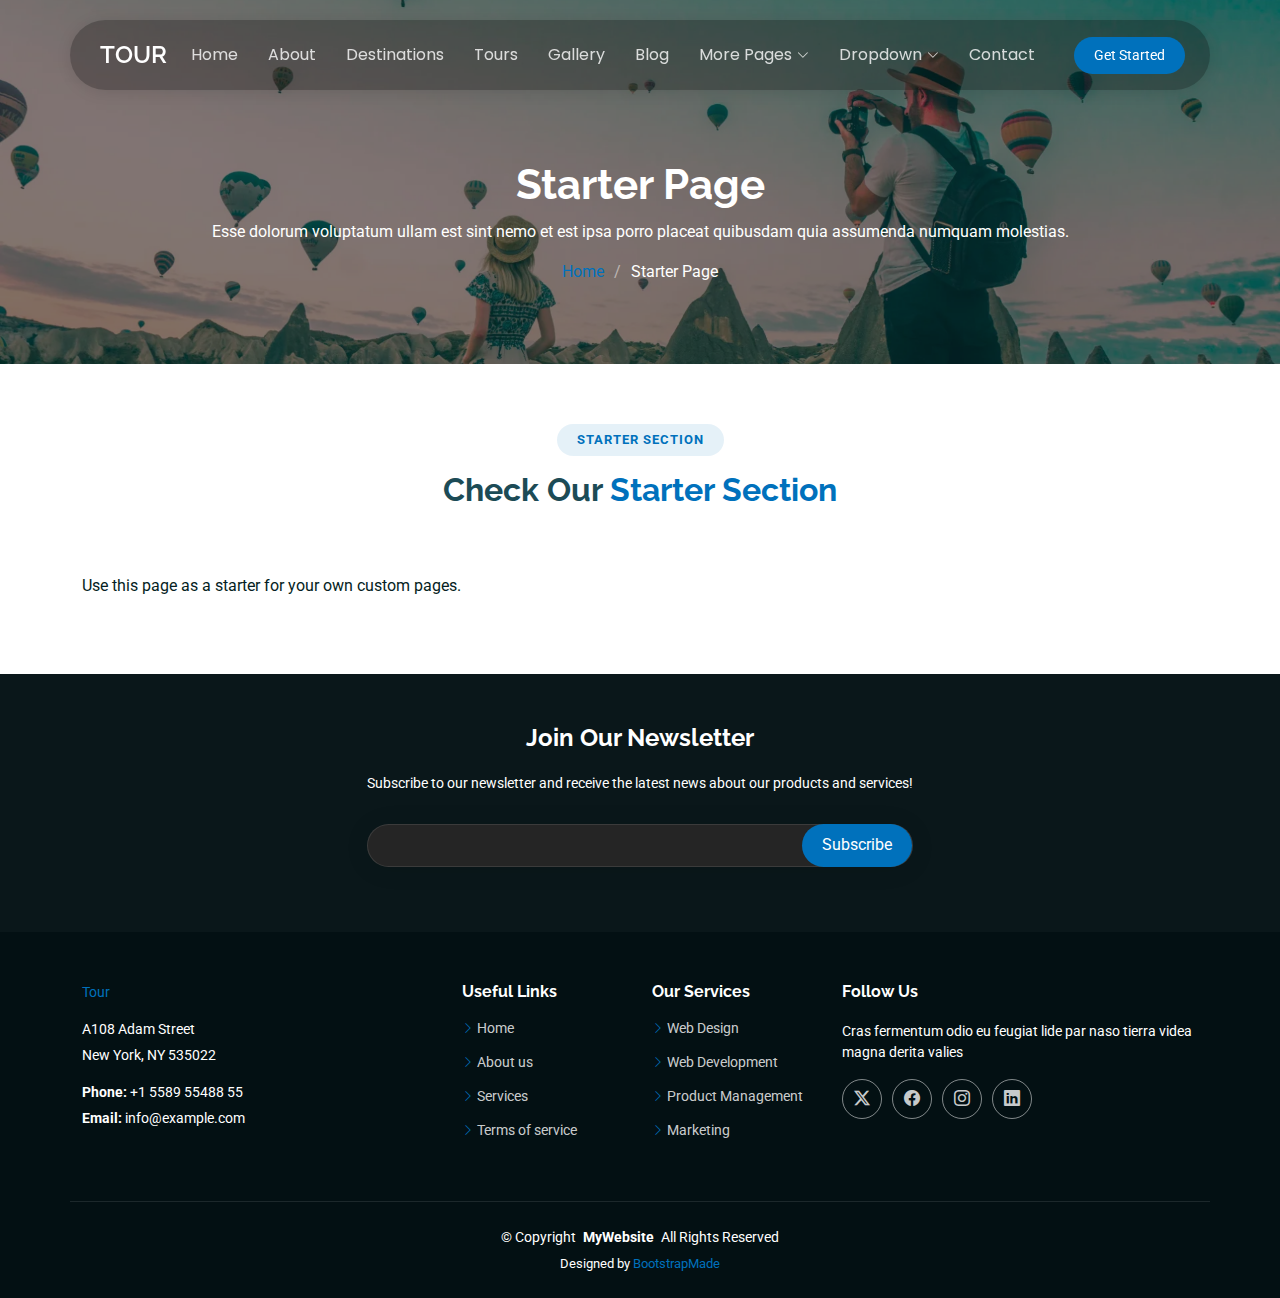
<file: starter-page.html>
<!DOCTYPE html>
<html lang="en">

<head>
  <meta charset="utf-8">
  <meta content="width=device-width, initial-scale=1.0" name="viewport">
  <title>Starter Page - Tour Bootstrap Template</title>
  <meta name="description" content="">
  <meta name="keywords" content="">

  <!-- Favicons -->
  <link href="assets/img/favicon.png" rel="icon">
  <link href="assets/img/apple-touch-icon.png" rel="apple-touch-icon">

  <!-- Fonts -->
  <link href="https://fonts.googleapis.com" rel="preconnect">
  <link href="https://fonts.gstatic.com" rel="preconnect" crossorigin>
  <link href="https://fonts.googleapis.com/css2?family=Roboto:ital,wght@0,100;0,300;0,400;0,500;0,700;0,900;1,100;1,300;1,400;1,500;1,700;1,900&family=Poppins:ital,wght@0,100;0,200;0,300;0,400;0,500;0,600;0,700;0,800;0,900;1,100;1,200;1,300;1,400;1,500;1,600;1,700;1,800;1,900&family=Raleway:ital,wght@0,100;0,200;0,300;0,400;0,500;0,600;0,700;0,800;0,900;1,100;1,200;1,300;1,400;1,500;1,600;1,700;1,800;1,900&display=swap" rel="stylesheet">

  <!-- Vendor CSS Files -->
  <link href="assets/vendor/bootstrap/css/bootstrap.min.css" rel="stylesheet">
  <link href="assets/vendor/bootstrap-icons/bootstrap-icons.css" rel="stylesheet">
  <link href="assets/vendor/aos/aos.css" rel="stylesheet">
  <link href="assets/vendor/swiper/swiper-bundle.min.css" rel="stylesheet">
  <link href="assets/vendor/glightbox/css/glightbox.min.css" rel="stylesheet">

  <!-- Main CSS File -->
  <link href="assets/css/main.css" rel="stylesheet">

  <!-- =======================================================
  * Template Name: Tour
  * Template URL: https://bootstrapmade.com/tour-bootstrap-travel-website-template/
  * Updated: Jul 01 2025 with Bootstrap v5.3.7
  * Author: BootstrapMade.com
  * License: https://bootstrapmade.com/license/
  ======================================================== -->
</head>

<body class="starter-page-page">

  <header id="header" class="header d-flex align-items-center fixed-top">
    <div class="header-container container-fluid container-xl position-relative d-flex align-items-center justify-content-between">

      <a href="index.html" class="logo d-flex align-items-center me-auto me-xl-0">
        <!-- Uncomment the line below if you also wish to use an image logo -->
        <!-- <img src="assets/img/logo.webp" alt=""> -->
        <h1 class="sitename">Tour</h1>
      </a>

      <nav id="navmenu" class="navmenu">
        <ul>
          <li><a href="index.html">Home</a></li>
          <li><a href="about.html">About</a></li>
          <li><a href="destinations.html">Destinations</a></li>
          <li><a href="tours.html">Tours</a></li>
          <li><a href="gallery.html">Gallery</a></li>
          <li><a href="blog.html">Blog</a></li>
          <li class="dropdown"><a href="#"><span>More Pages</span> <i class="bi bi-chevron-down toggle-dropdown"></i></a>
            <ul>
              <li><a href="destination-details.html">Destination Details</a></li>
              <li><a href="tour-details.html">Tour Details</a></li>
              <li><a href="booking.html">Booking</a></li>
              <li><a href="testimonials">Testimonials</a></li>
              <li><a href="faq.html">Frequently Asked Questions</a></li>
              <li><a href="blog-details.html">Blog Details</a></li>
              <li><a href="terms.html">Terms</a></li>
              <li><a href="privacy.html">Privacy</a></li>
              <li><a href="404.html">404</a></li>
            </ul>
          </li>
          <li class="dropdown"><a href="#"><span>Dropdown</span> <i class="bi bi-chevron-down toggle-dropdown"></i></a>
            <ul>
              <li><a href="#">Dropdown 1</a></li>
              <li class="dropdown"><a href="#"><span>Deep Dropdown</span> <i class="bi bi-chevron-down toggle-dropdown"></i></a>
                <ul>
                  <li><a href="#">Deep Dropdown 1</a></li>
                  <li><a href="#">Deep Dropdown 2</a></li>
                  <li><a href="#">Deep Dropdown 3</a></li>
                  <li><a href="#">Deep Dropdown 4</a></li>
                  <li><a href="#">Deep Dropdown 5</a></li>
                </ul>
              </li>
              <li><a href="#">Dropdown 2</a></li>
              <li><a href="#">Dropdown 3</a></li>
              <li><a href="#">Dropdown 4</a></li>
            </ul>
          </li>
          <li><a href="contact.html">Contact</a></li>
        </ul>
        <i class="mobile-nav-toggle d-xl-none bi bi-list"></i>
      </nav>

      <a class="btn-getstarted" href="destiantios.html">Get Started</a>

    </div>
  </header>

  <main class="main">

    <!-- Page Title -->
    <div class="page-title dark-background" data-aos="fade" style="background-image: url(assets/img/travel/showcase-8.webp);">
      <div class="container position-relative">
        <h1>Starter Page</h1>
        <p>Esse dolorum voluptatum ullam est sint nemo et est ipsa porro placeat quibusdam quia assumenda numquam molestias.</p>
        <nav class="breadcrumbs">
          <ol>
            <li><a href="index.html">Home</a></li>
            <li class="current">Starter Page</li>
          </ol>
        </nav>
      </div>
    </div><!-- End Page Title -->

    <!-- Starter Section Section -->
    <section id="starter-section" class="starter-section section">

      <!-- Section Title -->
      <div class="container section-title" data-aos="fade-up">
        <h2>Starter Section</h2>
        <div><span>Check Our</span> <span class="description-title">Starter Section</span></div>
      </div><!-- End Section Title -->

      <div class="container" data-aos="fade-up">
        <p>Use this page as a starter for your own custom pages.</p>
      </div>

    </section><!-- /Starter Section Section -->

  </main>

  <footer id="footer" class="footer position-relative dark-background">

    <div class="footer-newsletter">
      <div class="container">
        <div class="row justify-content-center text-center">
          <div class="col-lg-6">
            <h4>Join Our Newsletter</h4>
            <p>Subscribe to our newsletter and receive the latest news about our products and services!</p>
            <form action="forms/newsletter.php" method="post" class="php-email-form">
              <div class="newsletter-form"><input type="email" name="email"><input type="submit" value="Subscribe"></div>
              <div class="loading">Loading</div>
              <div class="error-message"></div>
              <div class="sent-message">Your subscription request has been sent. Thank you!</div>
            </form>
          </div>
        </div>
      </div>
    </div>

    <div class="container footer-top">
      <div class="row gy-4">
        <div class="col-lg-4 col-md-6 footer-about">
          <a href="index.html" class="d-flex align-items-center">
            <span class="sitename">Tour</span>
          </a>
          <div class="footer-contact pt-3">
            <p>A108 Adam Street</p>
            <p>New York, NY 535022</p>
            <p class="mt-3"><strong>Phone:</strong> <span>+1 5589 55488 55</span></p>
            <p><strong>Email:</strong> <span>info@example.com</span></p>
          </div>
        </div>

        <div class="col-lg-2 col-md-3 footer-links">
          <h4>Useful Links</h4>
          <ul>
            <li><i class="bi bi-chevron-right"></i> <a href="#">Home</a></li>
            <li><i class="bi bi-chevron-right"></i> <a href="#">About us</a></li>
            <li><i class="bi bi-chevron-right"></i> <a href="#">Services</a></li>
            <li><i class="bi bi-chevron-right"></i> <a href="#">Terms of service</a></li>
          </ul>
        </div>

        <div class="col-lg-2 col-md-3 footer-links">
          <h4>Our Services</h4>
          <ul>
            <li><i class="bi bi-chevron-right"></i> <a href="#">Web Design</a></li>
            <li><i class="bi bi-chevron-right"></i> <a href="#">Web Development</a></li>
            <li><i class="bi bi-chevron-right"></i> <a href="#">Product Management</a></li>
            <li><i class="bi bi-chevron-right"></i> <a href="#">Marketing</a></li>
          </ul>
        </div>

        <div class="col-lg-4 col-md-12">
          <h4>Follow Us</h4>
          <p>Cras fermentum odio eu feugiat lide par naso tierra videa magna derita valies</p>
          <div class="social-links d-flex">
            <a href=""><i class="bi bi-twitter-x"></i></a>
            <a href=""><i class="bi bi-facebook"></i></a>
            <a href=""><i class="bi bi-instagram"></i></a>
            <a href=""><i class="bi bi-linkedin"></i></a>
          </div>
        </div>

      </div>
    </div>

    <div class="container copyright text-center mt-4">
      <p>© <span>Copyright</span> <strong class="px-1 sitename">MyWebsite</strong> <span>All Rights Reserved</span></p>
      <div class="credits">
        <!-- All the links in the footer should remain intact. -->
        <!-- You can delete the links only if you've purchased the pro version. -->
        <!-- Licensing information: https://bootstrapmade.com/license/ -->
        <!-- Purchase the pro version with working PHP/AJAX contact form: [buy-url] -->
        Designed by <a href="https://bootstrapmade.com/">BootstrapMade</a>
      </div>
    </div>

  </footer>

  <!-- Scroll Top -->
  <a href="#" id="scroll-top" class="scroll-top d-flex align-items-center justify-content-center"><i class="bi bi-arrow-up-short"></i></a>

  <!-- Preloader -->
  <div id="preloader"></div>

  <!-- Vendor JS Files -->
  <script src="assets/vendor/bootstrap/js/bootstrap.bundle.min.js"></script>
  <script src="assets/vendor/php-email-form/validate.js"></script>
  <script src="assets/vendor/aos/aos.js"></script>
  <script src="assets/vendor/purecounter/purecounter_vanilla.js"></script>
  <script src="assets/vendor/swiper/swiper-bundle.min.js"></script>
  <script src="assets/vendor/isotope-layout/isotope.pkgd.min.js"></script>
  <script src="assets/vendor/imagesloaded/imagesloaded.pkgd.min.js"></script>
  <script src="assets/vendor/glightbox/js/glightbox.min.js"></script>

  <!-- Main JS File -->
  <script src="assets/js/main.js"></script>

</body>

</html>
</file>
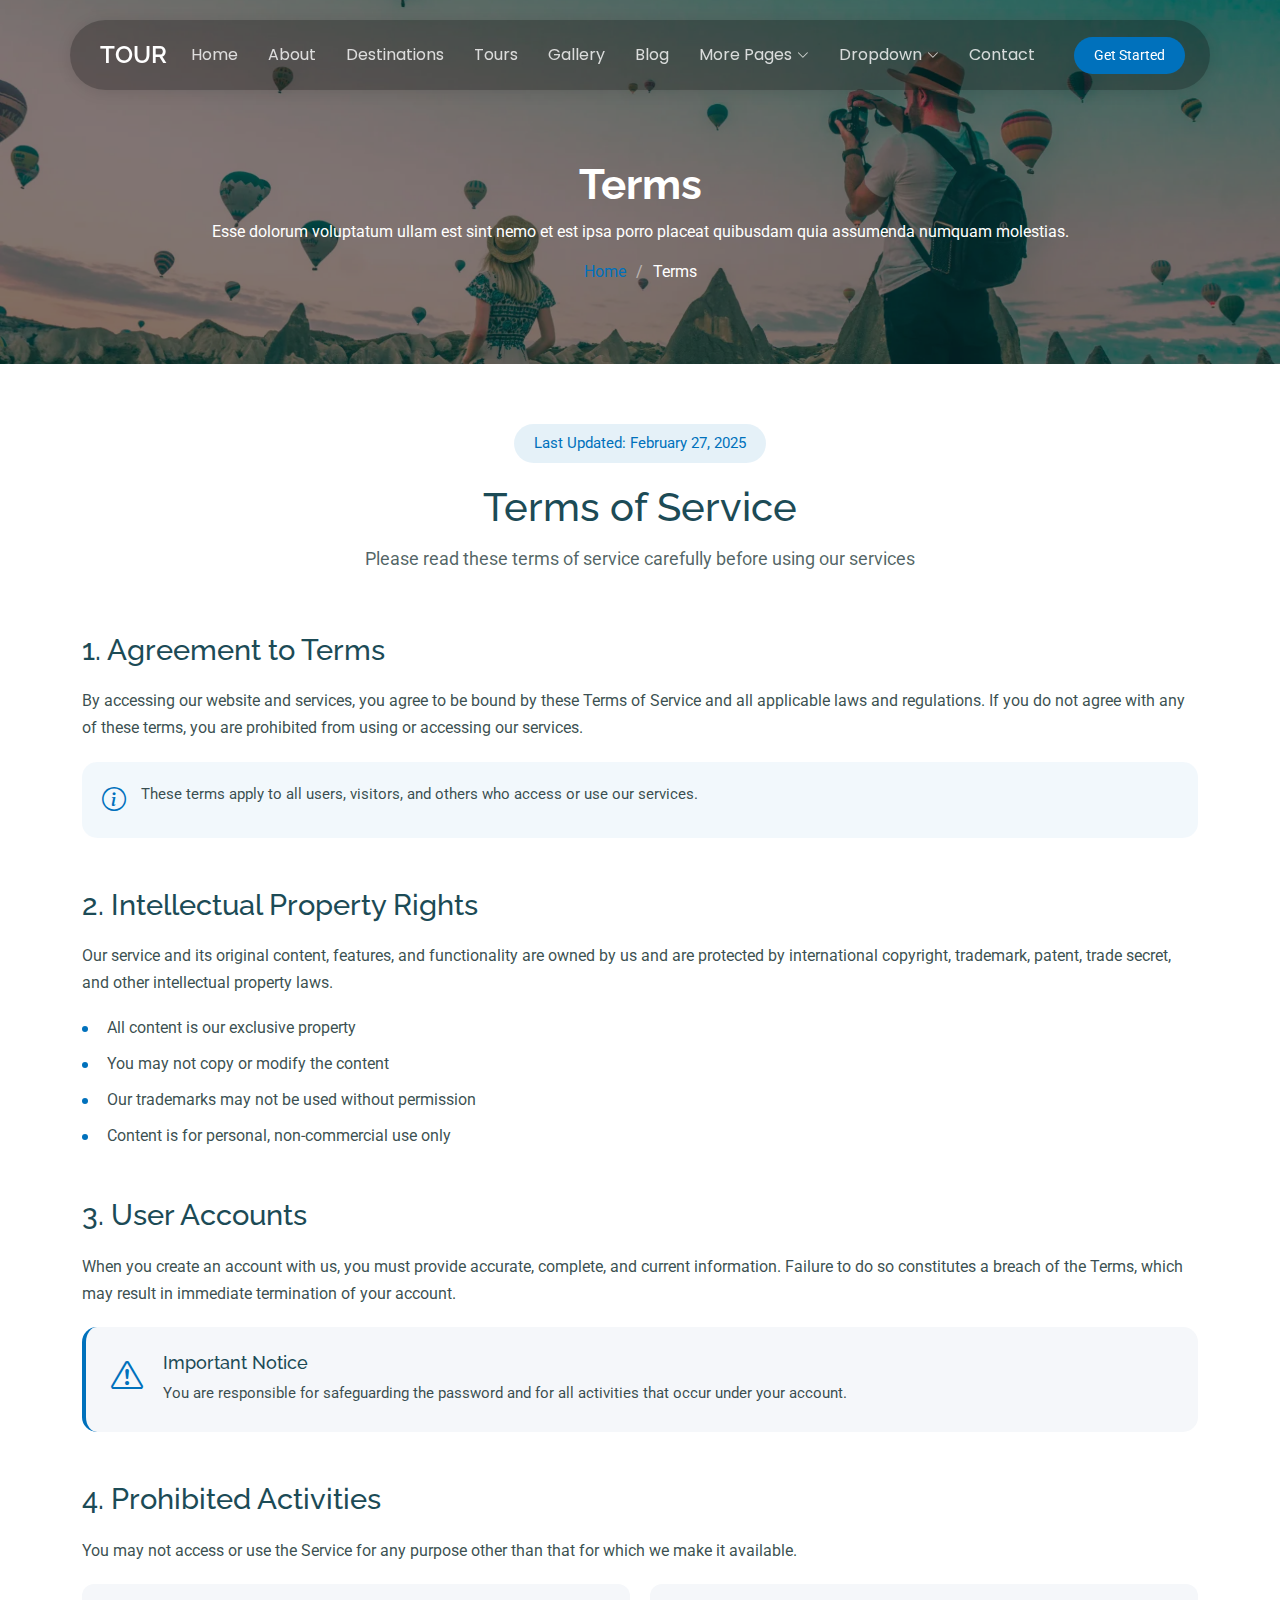
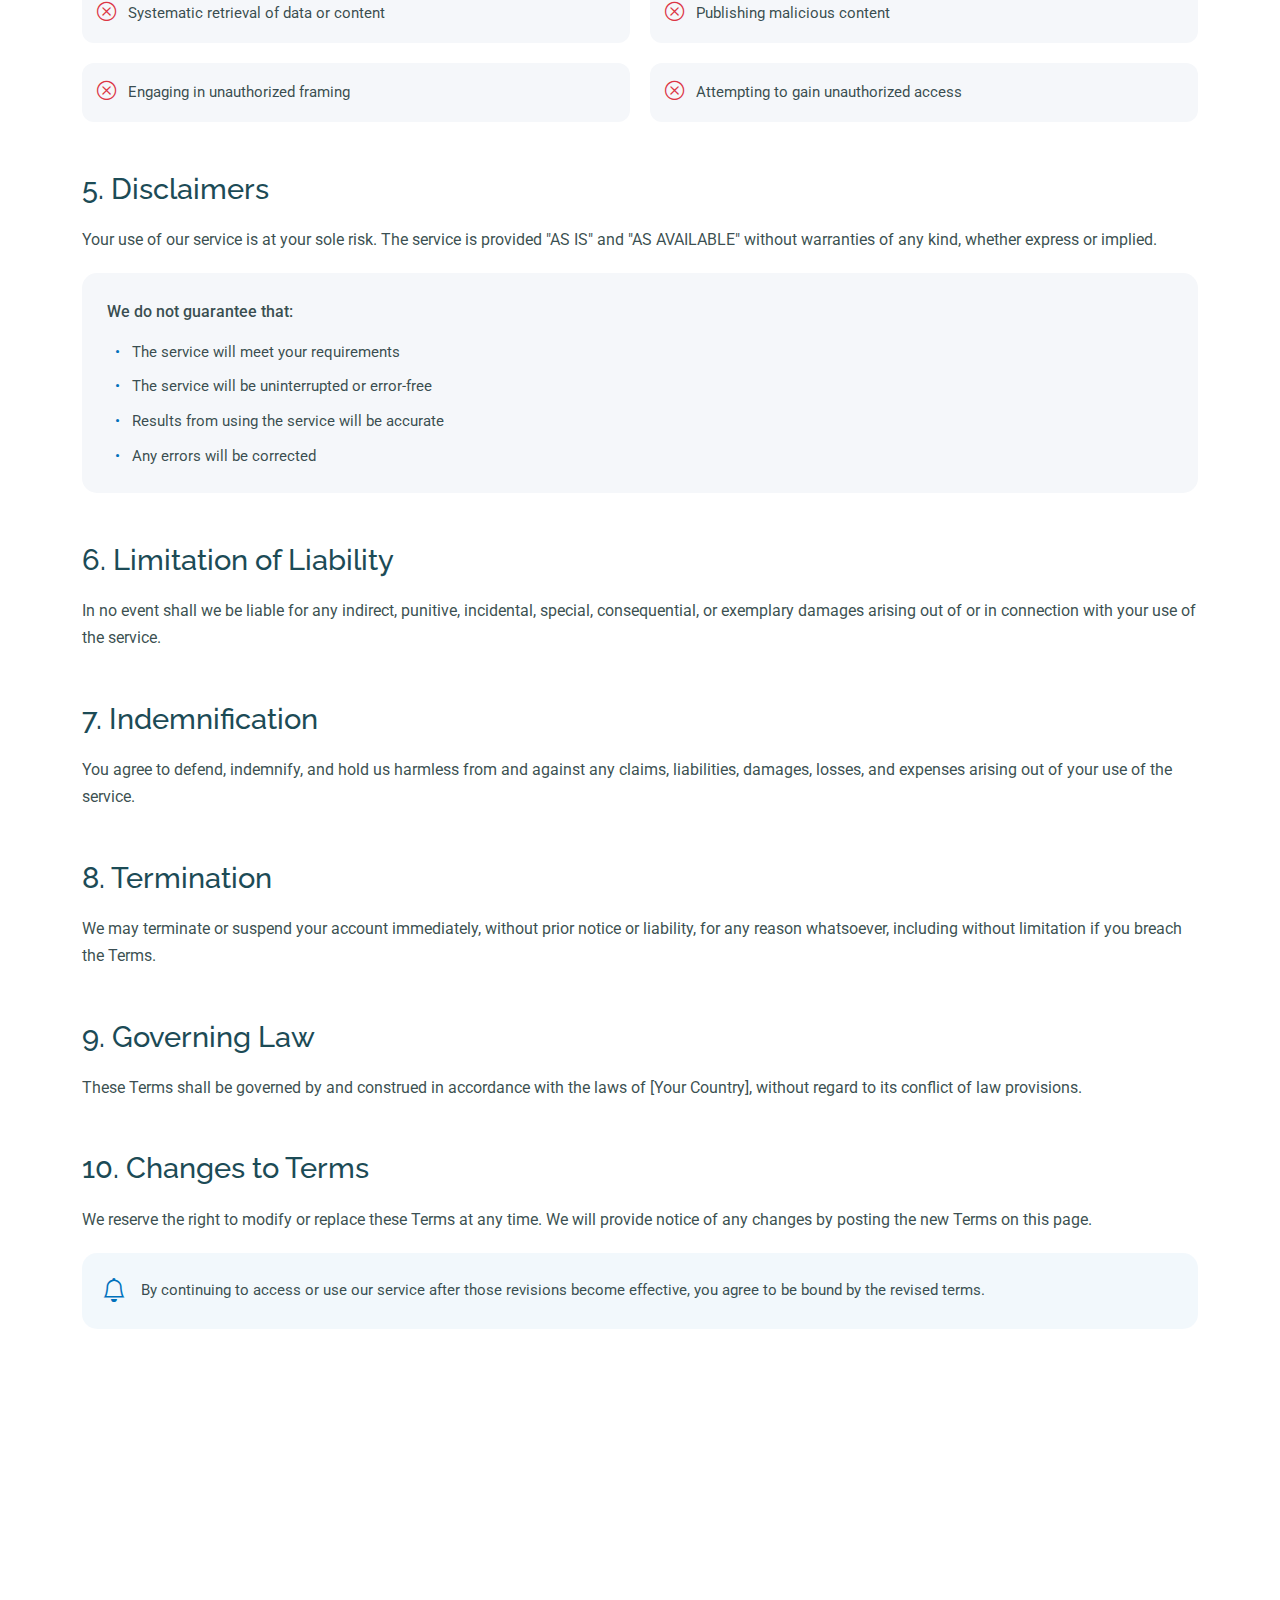
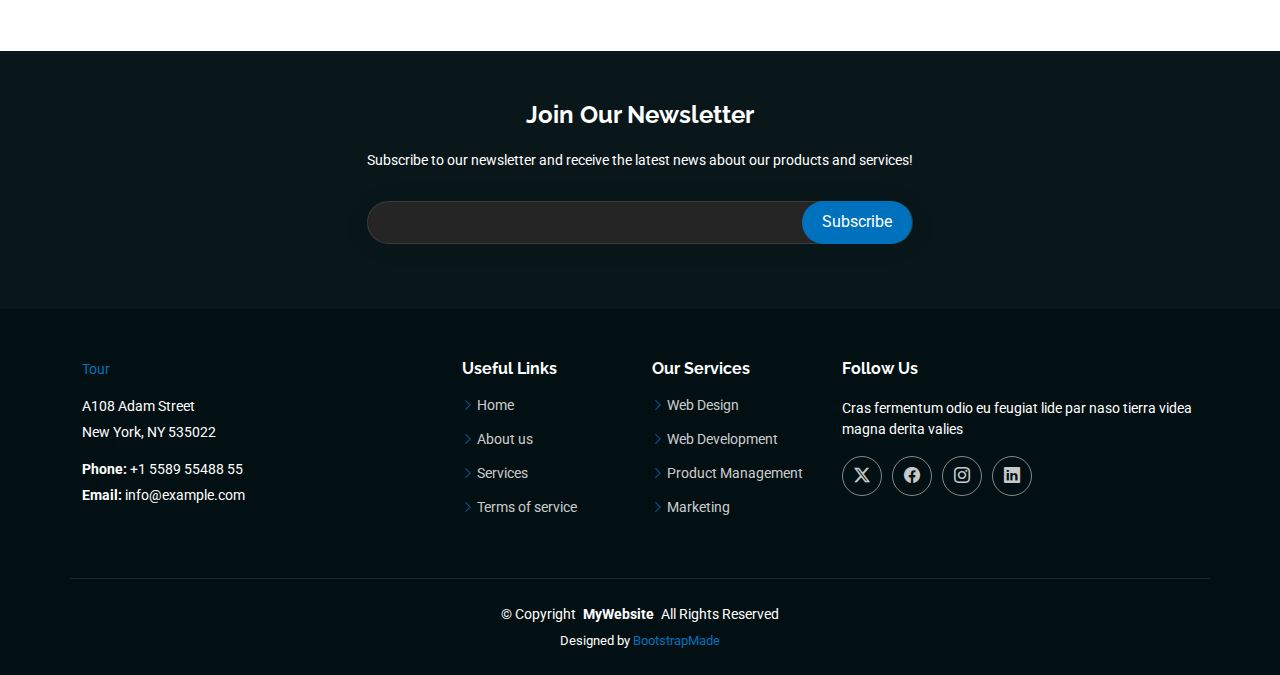
<file: terms.html>
<!DOCTYPE html>
<html lang="en">

<head>
  <meta charset="utf-8">
  <meta content="width=device-width, initial-scale=1.0" name="viewport">
  <title>Terms - Tour Bootstrap Template</title>
  <meta name="description" content="">
  <meta name="keywords" content="">

  <!-- Favicons -->
  <link href="assets/img/favicon.png" rel="icon">
  <link href="assets/img/apple-touch-icon.png" rel="apple-touch-icon">

  <!-- Fonts -->
  <link href="https://fonts.googleapis.com" rel="preconnect">
  <link href="https://fonts.gstatic.com" rel="preconnect" crossorigin>
  <link href="https://fonts.googleapis.com/css2?family=Roboto:ital,wght@0,100;0,300;0,400;0,500;0,700;0,900;1,100;1,300;1,400;1,500;1,700;1,900&family=Poppins:ital,wght@0,100;0,200;0,300;0,400;0,500;0,600;0,700;0,800;0,900;1,100;1,200;1,300;1,400;1,500;1,600;1,700;1,800;1,900&family=Raleway:ital,wght@0,100;0,200;0,300;0,400;0,500;0,600;0,700;0,800;0,900;1,100;1,200;1,300;1,400;1,500;1,600;1,700;1,800;1,900&display=swap" rel="stylesheet">

  <!-- Vendor CSS Files -->
  <link href="assets/vendor/bootstrap/css/bootstrap.min.css" rel="stylesheet">
  <link href="assets/vendor/bootstrap-icons/bootstrap-icons.css" rel="stylesheet">
  <link href="assets/vendor/aos/aos.css" rel="stylesheet">
  <link href="assets/vendor/swiper/swiper-bundle.min.css" rel="stylesheet">
  <link href="assets/vendor/glightbox/css/glightbox.min.css" rel="stylesheet">

  <!-- Main CSS File -->
  <link href="assets/css/main.css" rel="stylesheet">

  <!-- =======================================================
  * Template Name: Tour
  * Template URL: https://bootstrapmade.com/tour-bootstrap-travel-website-template/
  * Updated: Jul 01 2025 with Bootstrap v5.3.7
  * Author: BootstrapMade.com
  * License: https://bootstrapmade.com/license/
  ======================================================== -->
</head>

<body class="terms-page">

  <header id="header" class="header d-flex align-items-center fixed-top">
    <div class="header-container container-fluid container-xl position-relative d-flex align-items-center justify-content-between">

      <a href="index.html" class="logo d-flex align-items-center me-auto me-xl-0">
        <!-- Uncomment the line below if you also wish to use an image logo -->
        <!-- <img src="assets/img/logo.webp" alt=""> -->
        <h1 class="sitename">Tour</h1>
      </a>

      <nav id="navmenu" class="navmenu">
        <ul>
          <li><a href="index.html">Home</a></li>
          <li><a href="about.html">About</a></li>
          <li><a href="destinations.html">Destinations</a></li>
          <li><a href="tours.html">Tours</a></li>
          <li><a href="gallery.html">Gallery</a></li>
          <li><a href="blog.html">Blog</a></li>
          <li class="dropdown"><a href="#"><span>More Pages</span> <i class="bi bi-chevron-down toggle-dropdown"></i></a>
            <ul>
              <li><a href="destination-details.html">Destination Details</a></li>
              <li><a href="tour-details.html">Tour Details</a></li>
              <li><a href="booking.html">Booking</a></li>
              <li><a href="testimonials">Testimonials</a></li>
              <li><a href="faq.html">Frequently Asked Questions</a></li>
              <li><a href="blog-details.html">Blog Details</a></li>
              <li><a href="terms.html" class="active">Terms</a></li>
              <li><a href="privacy.html">Privacy</a></li>
              <li><a href="404.html">404</a></li>
            </ul>
          </li>
          <li class="dropdown"><a href="#"><span>Dropdown</span> <i class="bi bi-chevron-down toggle-dropdown"></i></a>
            <ul>
              <li><a href="#">Dropdown 1</a></li>
              <li class="dropdown"><a href="#"><span>Deep Dropdown</span> <i class="bi bi-chevron-down toggle-dropdown"></i></a>
                <ul>
                  <li><a href="#">Deep Dropdown 1</a></li>
                  <li><a href="#">Deep Dropdown 2</a></li>
                  <li><a href="#">Deep Dropdown 3</a></li>
                  <li><a href="#">Deep Dropdown 4</a></li>
                  <li><a href="#">Deep Dropdown 5</a></li>
                </ul>
              </li>
              <li><a href="#">Dropdown 2</a></li>
              <li><a href="#">Dropdown 3</a></li>
              <li><a href="#">Dropdown 4</a></li>
            </ul>
          </li>
          <li><a href="contact.html">Contact</a></li>
        </ul>
        <i class="mobile-nav-toggle d-xl-none bi bi-list"></i>
      </nav>

      <a class="btn-getstarted" href="destiantios.html">Get Started</a>

    </div>
  </header>

  <main class="main">

    <!-- Page Title -->
    <div class="page-title dark-background" data-aos="fade" style="background-image: url(assets/img/travel/showcase-8.webp);">
      <div class="container position-relative">
        <h1>Terms</h1>
        <p>Esse dolorum voluptatum ullam est sint nemo et est ipsa porro placeat quibusdam quia assumenda numquam molestias.</p>
        <nav class="breadcrumbs">
          <ol>
            <li><a href="index.html">Home</a></li>
            <li class="current">Terms</li>
          </ol>
        </nav>
      </div>
    </div><!-- End Page Title -->

    <!-- Terms Of Service Section -->
    <section id="terms-of-service" class="terms-of-service section">

      <div class="container" data-aos="fade-up">
        <!-- Page Header -->
        <div class="tos-header text-center" data-aos="fade-up">
          <span class="last-updated">Last Updated: February 27, 2025</span>
          <h2>Terms of Service</h2>
          <p>Please read these terms of service carefully before using our services</p>
        </div>

        <!-- Content -->
        <div class="tos-content" data-aos="fade-up" data-aos-delay="200">
          <!-- Agreement Section -->
          <div id="agreement" class="content-section">
            <h3>1. Agreement to Terms</h3>
            <p>By accessing our website and services, you agree to be bound by these Terms of Service and all applicable laws and regulations. If you do not agree with any of these terms, you are prohibited from using or accessing our services.</p>
            <div class="info-box">
              <i class="bi bi-info-circle"></i>
              <p>These terms apply to all users, visitors, and others who access or use our services.</p>
            </div>
          </div>

          <!-- Intellectual Property -->
          <div id="intellectual-property" class="content-section">
            <h3>2. Intellectual Property Rights</h3>
            <p>Our service and its original content, features, and functionality are owned by us and are protected by international copyright, trademark, patent, trade secret, and other intellectual property laws.</p>
            <ul class="list-items">
              <li>All content is our exclusive property</li>
              <li>You may not copy or modify the content</li>
              <li>Our trademarks may not be used without permission</li>
              <li>Content is for personal, non-commercial use only</li>
            </ul>
          </div>

          <!-- User Accounts -->
          <div id="user-accounts" class="content-section">
            <h3>3. User Accounts</h3>
            <p>When you create an account with us, you must provide accurate, complete, and current information. Failure to do so constitutes a breach of the Terms, which may result in immediate termination of your account.</p>
            <div class="alert-box">
              <i class="bi bi-exclamation-triangle"></i>
              <div class="alert-content">
                <h5>Important Notice</h5>
                <p>You are responsible for safeguarding the password and for all activities that occur under your account.</p>
              </div>
            </div>
          </div>

          <!-- Prohibited Activities -->
          <div id="prohibited" class="content-section">
            <h3>4. Prohibited Activities</h3>
            <p>You may not access or use the Service for any purpose other than that for which we make it available.</p>
            <div class="prohibited-list">
              <div class="prohibited-item">
                <i class="bi bi-x-circle"></i>
                <span>Systematic retrieval of data or content</span>
              </div>
              <div class="prohibited-item">
                <i class="bi bi-x-circle"></i>
                <span>Publishing malicious content</span>
              </div>
              <div class="prohibited-item">
                <i class="bi bi-x-circle"></i>
                <span>Engaging in unauthorized framing</span>
              </div>
              <div class="prohibited-item">
                <i class="bi bi-x-circle"></i>
                <span>Attempting to gain unauthorized access</span>
              </div>
            </div>
          </div>

          <!-- Disclaimers -->
          <div id="disclaimer" class="content-section">
            <h3>5. Disclaimers</h3>
            <p>Your use of our service is at your sole risk. The service is provided "AS IS" and "AS AVAILABLE" without warranties of any kind, whether express or implied.</p>
            <div class="disclaimer-box">
              <p>We do not guarantee that:</p>
              <ul>
                <li>The service will meet your requirements</li>
                <li>The service will be uninterrupted or error-free</li>
                <li>Results from using the service will be accurate</li>
                <li>Any errors will be corrected</li>
              </ul>
            </div>
          </div>

          <!-- Limitation of Liability -->
          <div id="limitation" class="content-section">
            <h3>6. Limitation of Liability</h3>
            <p>In no event shall we be liable for any indirect, punitive, incidental, special, consequential, or exemplary damages arising out of or in connection with your use of the service.</p>
          </div>

          <!-- Indemnification -->
          <div id="indemnification" class="content-section">
            <h3>7. Indemnification</h3>
            <p>You agree to defend, indemnify, and hold us harmless from and against any claims, liabilities, damages, losses, and expenses arising out of your use of the service.</p>
          </div>

          <!-- Termination -->
          <div id="termination" class="content-section">
            <h3>8. Termination</h3>
            <p>We may terminate or suspend your account immediately, without prior notice or liability, for any reason whatsoever, including without limitation if you breach the Terms.</p>
          </div>

          <!-- Governing Law -->
          <div id="governing-law" class="content-section">
            <h3>9. Governing Law</h3>
            <p>These Terms shall be governed by and construed in accordance with the laws of [Your Country], without regard to its conflict of law provisions.</p>
          </div>

          <!-- Changes -->
          <div id="changes" class="content-section">
            <h3>10. Changes to Terms</h3>
            <p>We reserve the right to modify or replace these Terms at any time. We will provide notice of any changes by posting the new Terms on this page.</p>
            <div class="notice-box">
              <i class="bi bi-bell"></i>
              <p>By continuing to access or use our service after those revisions become effective, you agree to be bound by the revised terms.</p>
            </div>
          </div>
        </div>

        <!-- Contact Section -->
        <div class="tos-contact" data-aos="fade-up" data-aos-delay="300">
          <div class="contact-box">
            <div class="contact-icon">
              <i class="bi bi-envelope"></i>
            </div>
            <div class="contact-content">
              <h4>Questions About Terms?</h4>
              <p>If you have any questions about these Terms, please contact us.</p>
              <a href="#" class="contact-link">Contact Support</a>
            </div>
          </div>
        </div>
      </div>

    </section><!-- /Terms Of Service Section -->

  </main>

  <footer id="footer" class="footer position-relative dark-background">

    <div class="footer-newsletter">
      <div class="container">
        <div class="row justify-content-center text-center">
          <div class="col-lg-6">
            <h4>Join Our Newsletter</h4>
            <p>Subscribe to our newsletter and receive the latest news about our products and services!</p>
            <form action="forms/newsletter.php" method="post" class="php-email-form">
              <div class="newsletter-form"><input type="email" name="email"><input type="submit" value="Subscribe"></div>
              <div class="loading">Loading</div>
              <div class="error-message"></div>
              <div class="sent-message">Your subscription request has been sent. Thank you!</div>
            </form>
          </div>
        </div>
      </div>
    </div>

    <div class="container footer-top">
      <div class="row gy-4">
        <div class="col-lg-4 col-md-6 footer-about">
          <a href="index.html" class="d-flex align-items-center">
            <span class="sitename">Tour</span>
          </a>
          <div class="footer-contact pt-3">
            <p>A108 Adam Street</p>
            <p>New York, NY 535022</p>
            <p class="mt-3"><strong>Phone:</strong> <span>+1 5589 55488 55</span></p>
            <p><strong>Email:</strong> <span>info@example.com</span></p>
          </div>
        </div>

        <div class="col-lg-2 col-md-3 footer-links">
          <h4>Useful Links</h4>
          <ul>
            <li><i class="bi bi-chevron-right"></i> <a href="#">Home</a></li>
            <li><i class="bi bi-chevron-right"></i> <a href="#">About us</a></li>
            <li><i class="bi bi-chevron-right"></i> <a href="#">Services</a></li>
            <li><i class="bi bi-chevron-right"></i> <a href="#">Terms of service</a></li>
          </ul>
        </div>

        <div class="col-lg-2 col-md-3 footer-links">
          <h4>Our Services</h4>
          <ul>
            <li><i class="bi bi-chevron-right"></i> <a href="#">Web Design</a></li>
            <li><i class="bi bi-chevron-right"></i> <a href="#">Web Development</a></li>
            <li><i class="bi bi-chevron-right"></i> <a href="#">Product Management</a></li>
            <li><i class="bi bi-chevron-right"></i> <a href="#">Marketing</a></li>
          </ul>
        </div>

        <div class="col-lg-4 col-md-12">
          <h4>Follow Us</h4>
          <p>Cras fermentum odio eu feugiat lide par naso tierra videa magna derita valies</p>
          <div class="social-links d-flex">
            <a href=""><i class="bi bi-twitter-x"></i></a>
            <a href=""><i class="bi bi-facebook"></i></a>
            <a href=""><i class="bi bi-instagram"></i></a>
            <a href=""><i class="bi bi-linkedin"></i></a>
          </div>
        </div>

      </div>
    </div>

    <div class="container copyright text-center mt-4">
      <p>© <span>Copyright</span> <strong class="px-1 sitename">MyWebsite</strong> <span>All Rights Reserved</span></p>
      <div class="credits">
        <!-- All the links in the footer should remain intact. -->
        <!-- You can delete the links only if you've purchased the pro version. -->
        <!-- Licensing information: https://bootstrapmade.com/license/ -->
        <!-- Purchase the pro version with working PHP/AJAX contact form: [buy-url] -->
        Designed by <a href="https://bootstrapmade.com/">BootstrapMade</a>
      </div>
    </div>

  </footer>

  <!-- Scroll Top -->
  <a href="#" id="scroll-top" class="scroll-top d-flex align-items-center justify-content-center"><i class="bi bi-arrow-up-short"></i></a>

  <!-- Preloader -->
  <div id="preloader"></div>

  <!-- Vendor JS Files -->
  <script src="assets/vendor/bootstrap/js/bootstrap.bundle.min.js"></script>
  <script src="assets/vendor/php-email-form/validate.js"></script>
  <script src="assets/vendor/aos/aos.js"></script>
  <script src="assets/vendor/purecounter/purecounter_vanilla.js"></script>
  <script src="assets/vendor/swiper/swiper-bundle.min.js"></script>
  <script src="assets/vendor/isotope-layout/isotope.pkgd.min.js"></script>
  <script src="assets/vendor/imagesloaded/imagesloaded.pkgd.min.js"></script>
  <script src="assets/vendor/glightbox/js/glightbox.min.js"></script>

  <!-- Main JS File -->
  <script src="assets/js/main.js"></script>

</body>

</html>
</file>
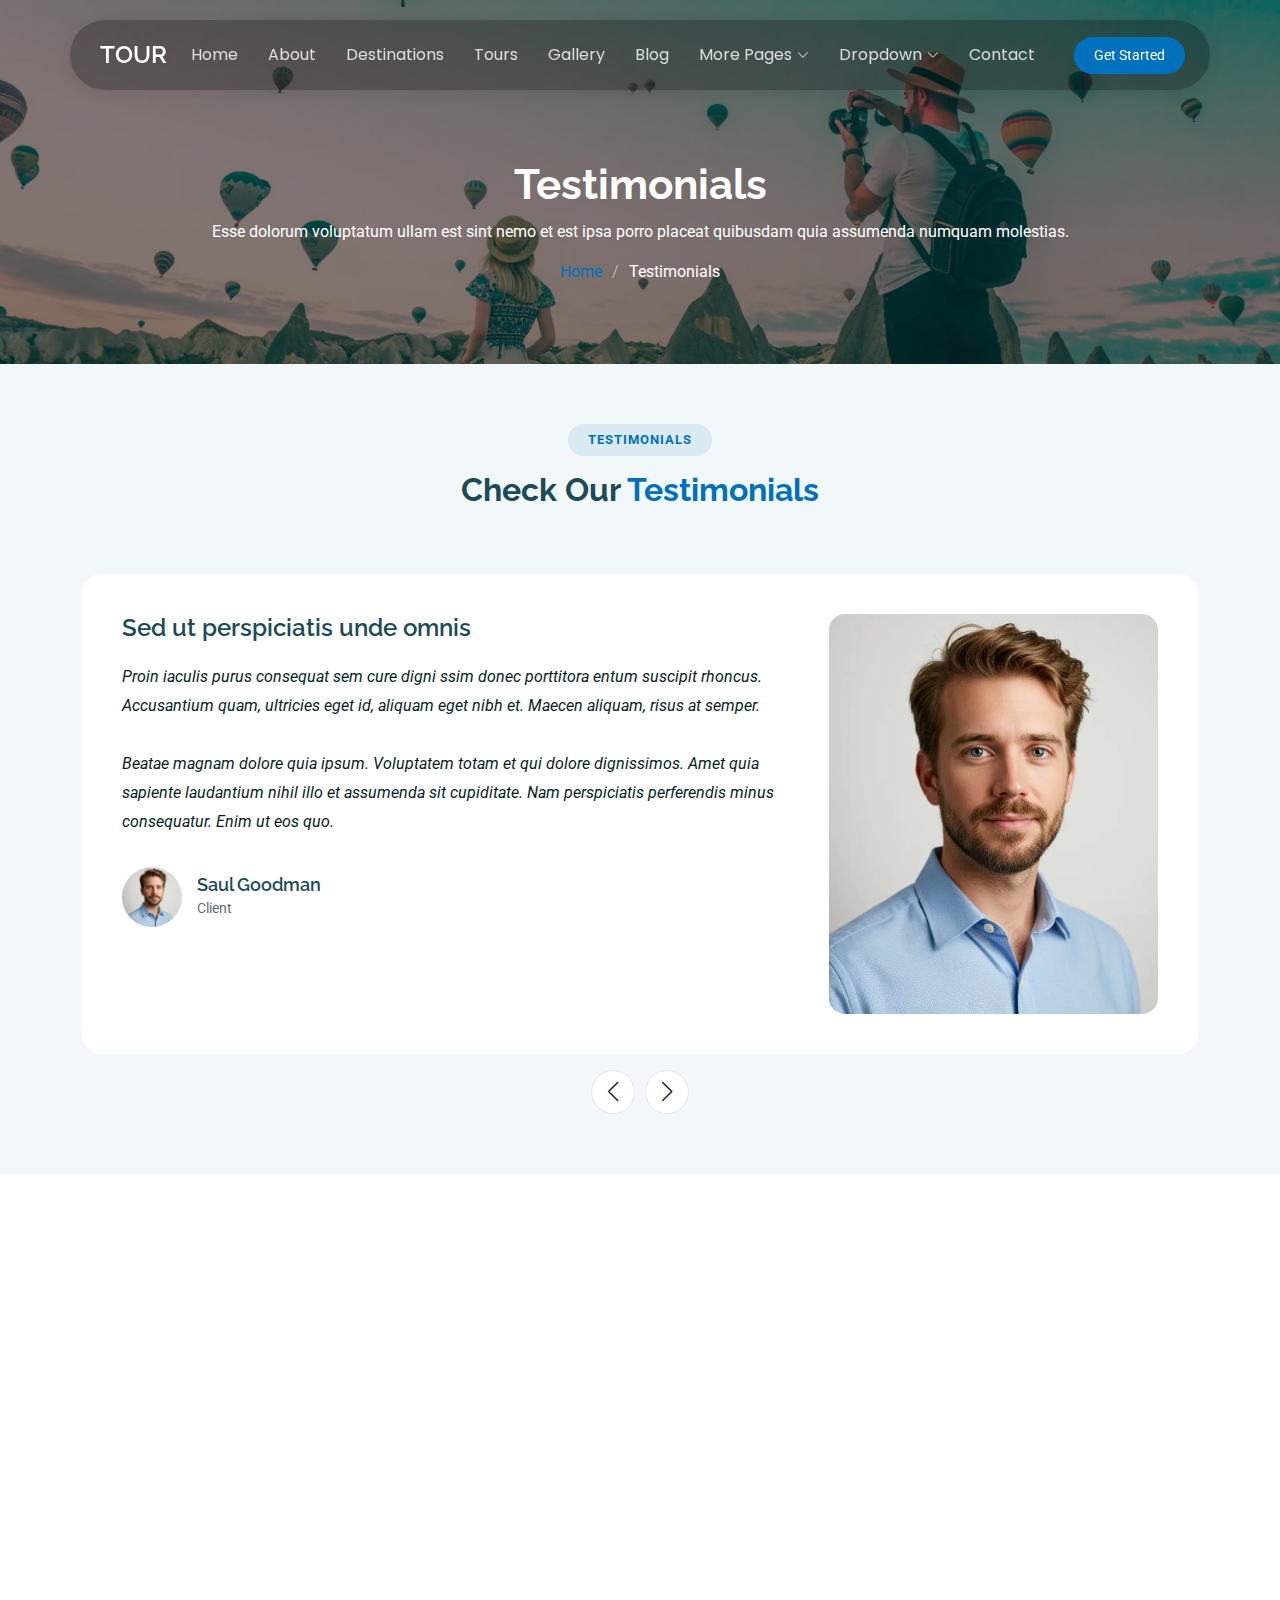
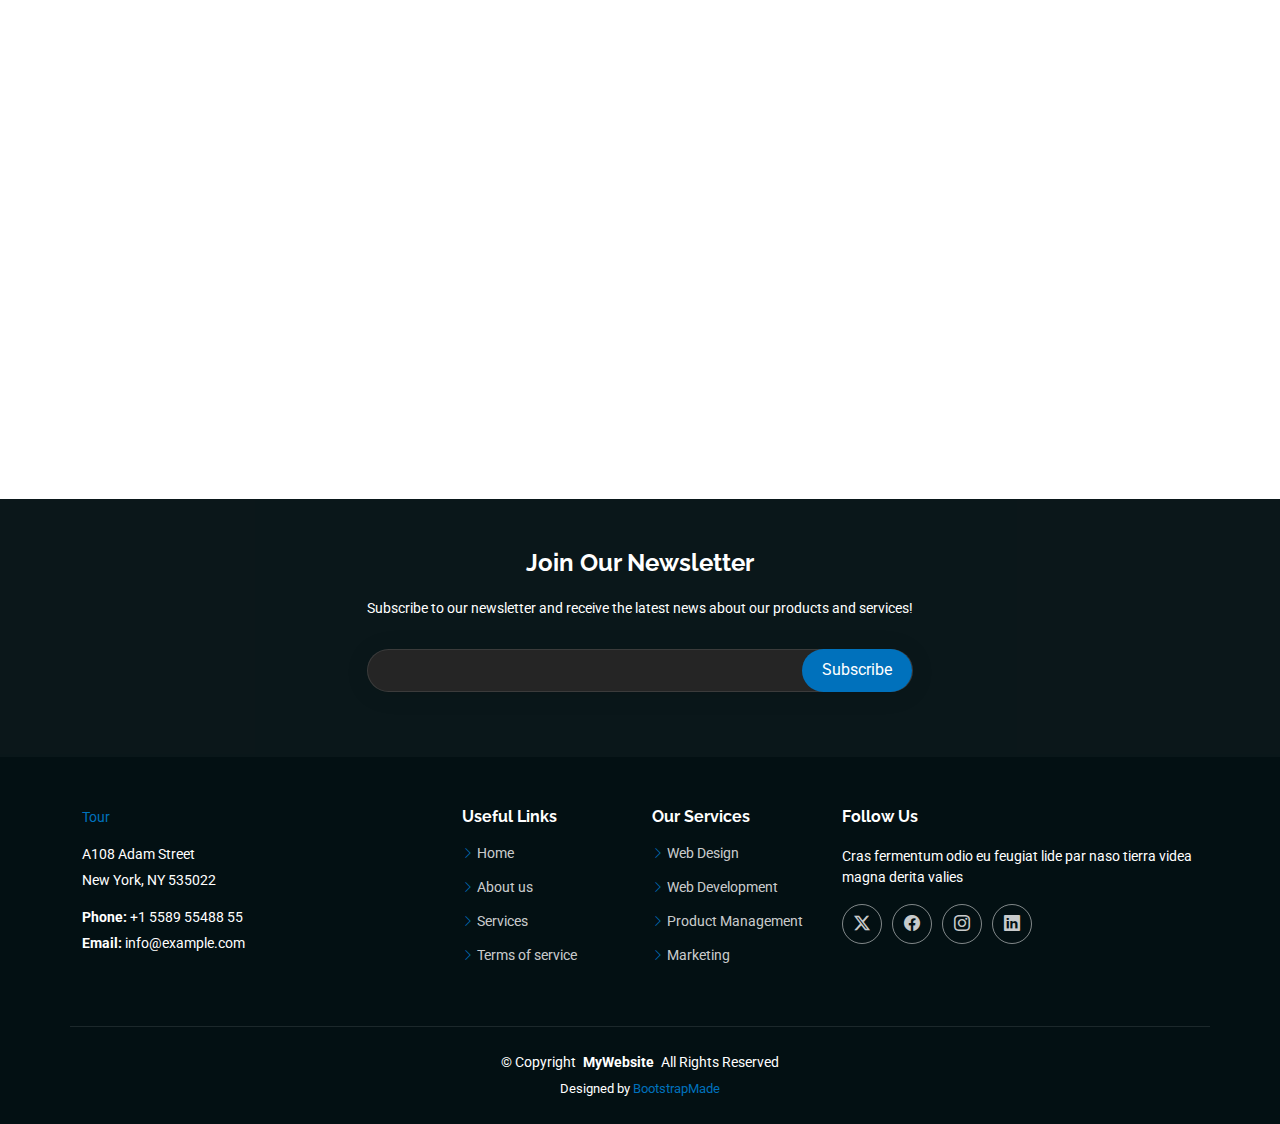
<file: testimonials.html>
<!DOCTYPE html>
<html lang="en">

<head>
  <meta charset="utf-8">
  <meta content="width=device-width, initial-scale=1.0" name="viewport">
  <title>Testimonials - Tour Bootstrap Template</title>
  <meta name="description" content="">
  <meta name="keywords" content="">

  <!-- Favicons -->
  <link href="assets/img/favicon.png" rel="icon">
  <link href="assets/img/apple-touch-icon.png" rel="apple-touch-icon">

  <!-- Fonts -->
  <link href="https://fonts.googleapis.com" rel="preconnect">
  <link href="https://fonts.gstatic.com" rel="preconnect" crossorigin>
  <link href="https://fonts.googleapis.com/css2?family=Roboto:ital,wght@0,100;0,300;0,400;0,500;0,700;0,900;1,100;1,300;1,400;1,500;1,700;1,900&family=Poppins:ital,wght@0,100;0,200;0,300;0,400;0,500;0,600;0,700;0,800;0,900;1,100;1,200;1,300;1,400;1,500;1,600;1,700;1,800;1,900&family=Raleway:ital,wght@0,100;0,200;0,300;0,400;0,500;0,600;0,700;0,800;0,900;1,100;1,200;1,300;1,400;1,500;1,600;1,700;1,800;1,900&display=swap" rel="stylesheet">

  <!-- Vendor CSS Files -->
  <link href="assets/vendor/bootstrap/css/bootstrap.min.css" rel="stylesheet">
  <link href="assets/vendor/bootstrap-icons/bootstrap-icons.css" rel="stylesheet">
  <link href="assets/vendor/aos/aos.css" rel="stylesheet">
  <link href="assets/vendor/swiper/swiper-bundle.min.css" rel="stylesheet">
  <link href="assets/vendor/glightbox/css/glightbox.min.css" rel="stylesheet">

  <!-- Main CSS File -->
  <link href="assets/css/main.css" rel="stylesheet">

  <!-- =======================================================
  * Template Name: Tour
  * Template URL: https://bootstrapmade.com/tour-bootstrap-travel-website-template/
  * Updated: Jul 01 2025 with Bootstrap v5.3.7
  * Author: BootstrapMade.com
  * License: https://bootstrapmade.com/license/
  ======================================================== -->
</head>

<body class="testimonials-page">

  <header id="header" class="header d-flex align-items-center fixed-top">
    <div class="header-container container-fluid container-xl position-relative d-flex align-items-center justify-content-between">

      <a href="index.html" class="logo d-flex align-items-center me-auto me-xl-0">
        <!-- Uncomment the line below if you also wish to use an image logo -->
        <!-- <img src="assets/img/logo.webp" alt=""> -->
        <h1 class="sitename">Tour</h1>
      </a>

      <nav id="navmenu" class="navmenu">
        <ul>
          <li><a href="index.html">Home</a></li>
          <li><a href="about.html">About</a></li>
          <li><a href="destinations.html">Destinations</a></li>
          <li><a href="tours.html">Tours</a></li>
          <li><a href="gallery.html">Gallery</a></li>
          <li><a href="blog.html">Blog</a></li>
          <li class="dropdown"><a href="#"><span>More Pages</span> <i class="bi bi-chevron-down toggle-dropdown"></i></a>
            <ul>
              <li><a href="destination-details.html">Destination Details</a></li>
              <li><a href="tour-details.html">Tour Details</a></li>
              <li><a href="booking.html">Booking</a></li>
              <li><a href="testimonials">Testimonials</a></li>
              <li><a href="faq.html">Frequently Asked Questions</a></li>
              <li><a href="blog-details.html">Blog Details</a></li>
              <li><a href="terms.html">Terms</a></li>
              <li><a href="privacy.html">Privacy</a></li>
              <li><a href="404.html">404</a></li>
            </ul>
          </li>
          <li class="dropdown"><a href="#"><span>Dropdown</span> <i class="bi bi-chevron-down toggle-dropdown"></i></a>
            <ul>
              <li><a href="#">Dropdown 1</a></li>
              <li class="dropdown"><a href="#"><span>Deep Dropdown</span> <i class="bi bi-chevron-down toggle-dropdown"></i></a>
                <ul>
                  <li><a href="#">Deep Dropdown 1</a></li>
                  <li><a href="#">Deep Dropdown 2</a></li>
                  <li><a href="#">Deep Dropdown 3</a></li>
                  <li><a href="#">Deep Dropdown 4</a></li>
                  <li><a href="#">Deep Dropdown 5</a></li>
                </ul>
              </li>
              <li><a href="#">Dropdown 2</a></li>
              <li><a href="#">Dropdown 3</a></li>
              <li><a href="#">Dropdown 4</a></li>
            </ul>
          </li>
          <li><a href="contact.html">Contact</a></li>
        </ul>
        <i class="mobile-nav-toggle d-xl-none bi bi-list"></i>
      </nav>

      <a class="btn-getstarted" href="destiantios.html">Get Started</a>

    </div>
  </header>

  <main class="main">

    <!-- Page Title -->
    <div class="page-title dark-background" data-aos="fade" style="background-image: url(assets/img/travel/showcase-8.webp);">
      <div class="container position-relative">
        <h1>Testimonials</h1>
        <p>Esse dolorum voluptatum ullam est sint nemo et est ipsa porro placeat quibusdam quia assumenda numquam molestias.</p>
        <nav class="breadcrumbs">
          <ol>
            <li><a href="index.html">Home</a></li>
            <li class="current">Testimonials</li>
          </ol>
        </nav>
      </div>
    </div><!-- End Page Title -->

    <!-- Slider Testimonials Section -->
    <section id="slider-testimonials" class="slider-testimonials section light-background">

      <!-- Section Title -->
      <div class="container section-title" data-aos="fade-up">
        <h2>Testimonials</h2>
        <div><span>Check Our</span> <span class="description-title">Testimonials</span></div>
      </div><!-- End Section Title -->

      <div class="container" data-aos="fade-up" data-aos-delay="100">

        <div class="testimonials-slider swiper init-swiper">
          <script type="application/json" class="swiper-config">
            {
              "slidesPerView": 1,
              "loop": true,
              "speed": 600,
              "autoplay": {
                "delay": 5000
              },
              "navigation": {
                "nextEl": ".swiper-button-next",
                "prevEl": ".swiper-button-prev"
              }
            }
          </script>

          <div class="swiper-wrapper">

            <div class="swiper-slide">
              <div class="testimonial-item">
                <div class="row">
                  <div class="col-lg-8">
                    <h2>Sed ut perspiciatis unde omnis</h2>
                    <p>
                      Proin iaculis purus consequat sem cure digni ssim donec porttitora entum suscipit rhoncus. Accusantium quam, ultricies eget id, aliquam eget nibh et. Maecen aliquam, risus at semper.
                    </p>
                    <p>
                      Beatae magnam dolore quia ipsum. Voluptatem totam et qui dolore dignissimos. Amet quia sapiente laudantium nihil illo et assumenda sit cupiditate. Nam perspiciatis perferendis minus consequatur. Enim ut eos quo.
                    </p>
                    <div class="profile d-flex align-items-center">
                      <img src="assets/img/person/person-m-7.webp" class="profile-img" alt="">
                      <div class="profile-info">
                        <h3>Saul Goodman</h3>
                        <span>Client</span>
                      </div>
                    </div>
                  </div>
                  <div class="col-lg-4 d-none d-lg-block">
                    <div class="featured-img-wrapper">
                      <img src="assets/img/person/person-m-7.webp" class="featured-img" alt="">
                    </div>
                  </div>
                </div>
              </div>
            </div><!-- End Testimonial Item -->

            <div class="swiper-slide">
              <div class="testimonial-item">
                <div class="row">
                  <div class="col-lg-8">
                    <h2>Nemo enim ipsam voluptatem</h2>
                    <p>
                      Export tempor illum tamen malis malis eram quae irure esse labore quem cillum quid cillum eram malis quorum velit fore eram velit sunt aliqua noster fugiat irure amet legam anim culpa.
                    </p>
                    <p>
                      Dolorem excepturi esse qui amet maxime quibusdam aut repellendus voluptatum. Corrupti enim a repellat cumque est laborum fuga consequuntur. Dolorem nostrum deleniti quas voluptatem iure dolorum rerum. Repudiandae doloribus ut repellat harum vero aut. Modi aut velit aperiam aspernatur odit ut vitae.
                    </p>
                    <div class="profile d-flex align-items-center">
                      <img src="assets/img/person/person-f-8.webp" class="profile-img" alt="">
                      <div class="profile-info">
                        <h3>Sara Wilsson</h3>
                        <span>Designer</span>
                      </div>
                    </div>
                  </div>
                  <div class="col-lg-4 d-none d-lg-block">
                    <div class="featured-img-wrapper">
                      <img src="assets/img/person/person-f-8.webp" class="featured-img" alt="">
                    </div>
                  </div>
                </div>
              </div>
            </div><!-- End Testimonial Item -->

            <div class="swiper-slide">
              <div class="testimonial-item">
                <div class="row">
                  <div class="col-lg-8">
                    <h2>
                      Labore nostrum eos impedit
                    </h2>
                    <p>
                      Fugiat enim eram quae cillum dolore dolor amet nulla culpa multos export minim fugiat minim velit minim dolor enim duis veniam ipsum anim magna sunt elit fore quem dolore labore illum veniam.
                    </p>
                    <p>
                      Itaque ut explicabo vero occaecati est quam rerum sed. Numquam tempora aut aut quaerat quia illum. Nobis quia autem odit ipsam numquam. Doloribus sit sint corporis eius totam fuga. Hic nostrum suscipit corrupti nam expedita adipisci aut optio.
                    </p>
                    <div class="profile d-flex align-items-center">
                      <img src="assets/img/person/person-m-9.webp" class="profile-img" alt="">
                      <div class="profile-info">
                        <h3>Matt Brandon</h3>
                        <span>Freelancer</span>
                      </div>
                    </div>
                  </div>
                  <div class="col-lg-4 d-none d-lg-block">
                    <div class="featured-img-wrapper">
                      <img src="assets/img/person/person-m-9.webp" class="featured-img" alt="">
                    </div>
                  </div>
                </div>
              </div>
            </div><!-- End Testimonial Item -->

            <div class="swiper-slide">
              <div class="testimonial-item">
                <div class="row">
                  <div class="col-lg-8">
                    <h2>Impedit dolor facilis nulla</h2>
                    <p>
                      Enim nisi quem export duis labore cillum quae magna enim sint quorum nulla quem veniam duis minim tempor labore quem eram duis noster aute amet eram fore quis sint minim.
                    </p>
                    <p>
                      Omnis aspernatur accusantium qui delectus praesentium repellendus. Facilis sint odio aspernatur voluptas commodi qui qui qui pariatur. Corrupti deleniti itaque quaerat ipsum deleniti culpa tempora tempore. Et consequatur exercitationem hic aspernatur nobis est voluptatibus architecto laborum.
                    </p>
                    <div class="profile d-flex align-items-center">
                      <img src="assets/img/person/person-f-10.webp" class="profile-img" alt="">
                      <div class="profile-info">
                        <h3>Jena Karlis</h3>
                        <span>Store Owner</span>
                      </div>
                    </div>
                  </div>
                  <div class="col-lg-4 d-none d-lg-block">
                    <div class="featured-img-wrapper">
                      <img src="assets/img/person/person-f-10.webp" class="featured-img" alt="">
                    </div>
                  </div>
                </div>
              </div>
            </div><!-- End Testimonial Item -->

          </div>

          <div class="swiper-navigation w-100 d-flex align-items-center justify-content-center">
            <div class="swiper-button-prev"></div>
            <div class="swiper-button-next"></div>
          </div>

        </div>

      </div>

    </section><!-- /Slider Testimonials Section -->

    <!-- Testimonials Section -->
    <section id="testimonials" class="testimonials section">

      <div class="container">

        <div class="testimonial-masonry">

          <div class="testimonial-item" data-aos="fade-up">
            <div class="testimonial-content">
              <div class="quote-pattern">
                <i class="bi bi-quote"></i>
              </div>
              <p>Implementing innovative strategies has revolutionized our approach to market challenges and competitive positioning.</p>
              <div class="client-info">
                <div class="client-image">
                  <img src="assets/img/person/person-f-7.webp" alt="Client">
                </div>
                <div class="client-details">
                  <h3>Rachel Bennett</h3>
                  <span class="position">Strategy Director</span>
                </div>
              </div>
            </div>
          </div>

          <div class="testimonial-item highlight" data-aos="fade-up" data-aos-delay="100">
            <div class="testimonial-content">
              <div class="quote-pattern">
                <i class="bi bi-quote"></i>
              </div>
              <p>Exceptional service delivery and innovative solutions have transformed our business operations, leading to remarkable growth and enhanced customer satisfaction across all touchpoints.</p>
              <div class="client-info">
                <div class="client-image">
                  <img src="assets/img/person/person-m-7.webp" alt="Client">
                </div>
                <div class="client-details">
                  <h3>Daniel Morgan</h3>
                  <span class="position">Chief Innovation Officer</span>
                </div>
              </div>
            </div>
          </div>

          <div class="testimonial-item" data-aos="fade-up" data-aos-delay="200">
            <div class="testimonial-content">
              <div class="quote-pattern">
                <i class="bi bi-quote"></i>
              </div>
              <p>Strategic partnership has enabled seamless digital transformation and operational excellence.</p>
              <div class="client-info">
                <div class="client-image">
                  <img src="assets/img/person/person-f-8.webp" alt="Client">
                </div>
                <div class="client-details">
                  <h3>Emma Thompson</h3>
                  <span class="position">Digital Lead</span>
                </div>
              </div>
            </div>
          </div>

          <div class="testimonial-item" data-aos="fade-up" data-aos-delay="300">
            <div class="testimonial-content">
              <div class="quote-pattern">
                <i class="bi bi-quote"></i>
              </div>
              <p>Professional expertise and dedication have significantly improved our project delivery timelines and quality metrics.</p>
              <div class="client-info">
                <div class="client-image">
                  <img src="assets/img/person/person-m-8.webp" alt="Client">
                </div>
                <div class="client-details">
                  <h3>Christopher Lee</h3>
                  <span class="position">Technical Director</span>
                </div>
              </div>
            </div>
          </div>

          <div class="testimonial-item highlight" data-aos="fade-up" data-aos-delay="400">
            <div class="testimonial-content">
              <div class="quote-pattern">
                <i class="bi bi-quote"></i>
              </div>
              <p>Collaborative approach and industry expertise have revolutionized our product development cycle, resulting in faster time-to-market and increased customer engagement levels.</p>
              <div class="client-info">
                <div class="client-image">
                  <img src="assets/img/person/person-f-9.webp" alt="Client">
                </div>
                <div class="client-details">
                  <h3>Olivia Carter</h3>
                  <span class="position">Product Manager</span>
                </div>
              </div>
            </div>
          </div>

          <div class="testimonial-item" data-aos="fade-up" data-aos-delay="500">
            <div class="testimonial-content">
              <div class="quote-pattern">
                <i class="bi bi-quote"></i>
              </div>
              <p>Innovative approach to user experience design has significantly enhanced our platform's engagement metrics and customer retention rates.</p>
              <div class="client-info">
                <div class="client-image">
                  <img src="assets/img/person/person-m-13.webp" alt="Client">
                </div>
                <div class="client-details">
                  <h3>Nathan Brooks</h3>
                  <span class="position">UX Director</span>
                </div>
              </div>
            </div>
          </div>

        </div>

      </div>

    </section><!-- /Testimonials Section -->

  </main>

  <footer id="footer" class="footer position-relative dark-background">

    <div class="footer-newsletter">
      <div class="container">
        <div class="row justify-content-center text-center">
          <div class="col-lg-6">
            <h4>Join Our Newsletter</h4>
            <p>Subscribe to our newsletter and receive the latest news about our products and services!</p>
            <form action="forms/newsletter.php" method="post" class="php-email-form">
              <div class="newsletter-form"><input type="email" name="email"><input type="submit" value="Subscribe"></div>
              <div class="loading">Loading</div>
              <div class="error-message"></div>
              <div class="sent-message">Your subscription request has been sent. Thank you!</div>
            </form>
          </div>
        </div>
      </div>
    </div>

    <div class="container footer-top">
      <div class="row gy-4">
        <div class="col-lg-4 col-md-6 footer-about">
          <a href="index.html" class="d-flex align-items-center">
            <span class="sitename">Tour</span>
          </a>
          <div class="footer-contact pt-3">
            <p>A108 Adam Street</p>
            <p>New York, NY 535022</p>
            <p class="mt-3"><strong>Phone:</strong> <span>+1 5589 55488 55</span></p>
            <p><strong>Email:</strong> <span>info@example.com</span></p>
          </div>
        </div>

        <div class="col-lg-2 col-md-3 footer-links">
          <h4>Useful Links</h4>
          <ul>
            <li><i class="bi bi-chevron-right"></i> <a href="#">Home</a></li>
            <li><i class="bi bi-chevron-right"></i> <a href="#">About us</a></li>
            <li><i class="bi bi-chevron-right"></i> <a href="#">Services</a></li>
            <li><i class="bi bi-chevron-right"></i> <a href="#">Terms of service</a></li>
          </ul>
        </div>

        <div class="col-lg-2 col-md-3 footer-links">
          <h4>Our Services</h4>
          <ul>
            <li><i class="bi bi-chevron-right"></i> <a href="#">Web Design</a></li>
            <li><i class="bi bi-chevron-right"></i> <a href="#">Web Development</a></li>
            <li><i class="bi bi-chevron-right"></i> <a href="#">Product Management</a></li>
            <li><i class="bi bi-chevron-right"></i> <a href="#">Marketing</a></li>
          </ul>
        </div>

        <div class="col-lg-4 col-md-12">
          <h4>Follow Us</h4>
          <p>Cras fermentum odio eu feugiat lide par naso tierra videa magna derita valies</p>
          <div class="social-links d-flex">
            <a href=""><i class="bi bi-twitter-x"></i></a>
            <a href=""><i class="bi bi-facebook"></i></a>
            <a href=""><i class="bi bi-instagram"></i></a>
            <a href=""><i class="bi bi-linkedin"></i></a>
          </div>
        </div>

      </div>
    </div>

    <div class="container copyright text-center mt-4">
      <p>© <span>Copyright</span> <strong class="px-1 sitename">MyWebsite</strong> <span>All Rights Reserved</span></p>
      <div class="credits">
        <!-- All the links in the footer should remain intact. -->
        <!-- You can delete the links only if you've purchased the pro version. -->
        <!-- Licensing information: https://bootstrapmade.com/license/ -->
        <!-- Purchase the pro version with working PHP/AJAX contact form: [buy-url] -->
        Designed by <a href="https://bootstrapmade.com/">BootstrapMade</a>
      </div>
    </div>

  </footer>

  <!-- Scroll Top -->
  <a href="#" id="scroll-top" class="scroll-top d-flex align-items-center justify-content-center"><i class="bi bi-arrow-up-short"></i></a>

  <!-- Preloader -->
  <div id="preloader"></div>

  <!-- Vendor JS Files -->
  <script src="assets/vendor/bootstrap/js/bootstrap.bundle.min.js"></script>
  <script src="assets/vendor/php-email-form/validate.js"></script>
  <script src="assets/vendor/aos/aos.js"></script>
  <script src="assets/vendor/purecounter/purecounter_vanilla.js"></script>
  <script src="assets/vendor/swiper/swiper-bundle.min.js"></script>
  <script src="assets/vendor/isotope-layout/isotope.pkgd.min.js"></script>
  <script src="assets/vendor/imagesloaded/imagesloaded.pkgd.min.js"></script>
  <script src="assets/vendor/glightbox/js/glightbox.min.js"></script>

  <!-- Main JS File -->
  <script src="assets/js/main.js"></script>

</body>

</html>
</file>
<file: assets/css/main.css>
@charset "UTF-8";

/* Fonts */
:root {
  --default-font: "Roboto", system-ui, -apple-system, "Segoe UI", Roboto, "Helvetica Neue", Arial, "Noto Sans", "Liberation Sans", sans-serif, "Apple Color Emoji", "Segoe UI Emoji", "Segoe UI Symbol", "Noto Color Emoji";
  --heading-font: "Raleway", sans-serif;
  --nav-font: "Poppins", sans-serif;
}

:root {
  /* Cores principais */
  --background-color: #ffffff;
  --surface-color: #f5f7fa;
  --default-color: #051e23;
  /* Azul bem escuro (quase preto) */
  --heading-color: #1c4b56;
  /* Azul mais claro para títulos */
  --accent-color: #0071BC;
  /* Azul principal (do logo) */
  --secondary-accent-color: #003366;
  /* Azul escuro usado no "M" */
  --highlight-color: #C0C0C0;
  /* Cinza prata metálico */
  --contrast-color: #ffffff;

  /* Navegação */
  --nav-color: rgba(255, 255, 255, 0.8);
  --nav-hover-color: #ffffff;
  --nav-mobile-background-color: #ffffff;
  --nav-dropdown-background-color: #ffffff;
  --nav-dropdown-color: #051e23;
  --nav-dropdown-hover-color: #0071BC;

  /* Borda e sombra */
  --border-color: #d1d9e0;
  --shadow-color: rgba(0, 0, 0, 0.1);
}



.light-background {
  --background-color: #f2f8f9;
  --surface-color: #ffffff;
}

.dark-background {
  --background-color: #031013;
  --default-color: #ffffff;
  --heading-color: #ffffff;
  --surface-color: #252525;
  --contrast-color: #ffffff;
}

/* Smooth scroll */
:root {
  scroll-behavior: smooth;
}

/*--------------------------------------------------------------
# General Styling & Shared Classes
--------------------------------------------------------------*/
body {
  color: var(--default-color);
  background-color: var(--background-color);
  font-family: var(--default-font);
}

a {
  color: var(--accent-color);
  text-decoration: none;
  transition: 0.3s;
}

a:hover {
  color: color-mix(in srgb, var(--accent-color), transparent 25%);
  text-decoration: none;
}

h1,
h2,
h3,
h4,
h5,
h6 {
  color: var(--heading-color);
  font-family: var(--heading-font);
}

/* PHP Email Form Messages
------------------------------*/
.php-email-form .error-message {
  display: none;
  background: #df1529;
  color: #ffffff;
  text-align: left;
  padding: 15px;
  margin-bottom: 24px;
  font-weight: 600;
}

.php-email-form .sent-message {
  display: none;
  color: #ffffff;
  background: #059652;
  text-align: center;
  padding: 15px;
  margin-bottom: 24px;
  font-weight: 600;
}

.php-email-form .loading {
  display: none;
  background: var(--surface-color);
  text-align: center;
  padding: 15px;
  margin-bottom: 24px;
}

.php-email-form .loading:before {
  content: "";
  display: inline-block;
  border-radius: 50%;
  width: 24px;
  height: 24px;
  margin: 0 10px -6px 0;
  border: 3px solid var(--accent-color);
  border-top-color: var(--surface-color);
  animation: php-email-form-loading 1s linear infinite;
}

@keyframes php-email-form-loading {
  0% {
    transform: rotate(0deg);
  }

  100% {
    transform: rotate(360deg);
  }
}

/*--------------------------------------------------------------
# Global Header
--------------------------------------------------------------*/
.header {
  --background-color: rgba(0, 0, 0, 0);
  --default-color: #ffffff;
  --heading-color: #ffffff;
  --surface-color: rgba(0, 0, 0, 0.26);
  color: var(--default-color);
  background-color: var(--background-color);
  padding: 20px 0;
  transition: all 0.5s;
  z-index: 997;
}

.header .header-container {
  background: var(--surface-color);
  border-radius: 50px;
  padding: 5px 25px;
  box-shadow: 0px 2px 15px rgba(0, 0, 0, 0.1);
}

.header .logo {
  line-height: 1;
}

.header .logo img {
  max-height: 45px;
  margin-right: 8px;
}

.header .logo h1 {
  font-size: 24px;
  margin: 0;
  font-weight: 600;
  padding-left: 5px;
  text-transform: uppercase;
  color: var(--heading-color);
}

.header .btn-getstarted,
.header .btn-getstarted:focus {
  color: var(--contrast-color);
  background: var(--accent-color);
  font-size: 14px;
  padding: 8px 20px;
  margin: 0 0 0 30px;
  border-radius: 50px;
  transition: 0.3s;
}

.header .btn-getstarted:hover,
.header .btn-getstarted:focus:hover {
  color: var(--contrast-color);
  background: color-mix(in srgb, var(--accent-color), transparent 15%);
}

@media (max-width: 1200px) {
  .header {
    padding-top: 10px;
  }

  .header .header-container {
    margin-left: 10px;
    margin-right: 10px;
    padding: 10px 5px 10px 15px;
  }

  .header .logo {
    order: 1;
  }

  .header .btn-getstarted {
    order: 2;
    margin: 0 10px 0 0;
    padding: 6px 15px;
  }

  .header .navmenu {
    order: 3;
  }
}

/* Global Header on Scroll
------------------------------*/
.scrolled .header {
  --surface-color: rgba(0, 0, 0, 0.7);
}

/*--------------------------------------------------------------
# Navigation Menu
--------------------------------------------------------------*/
/* Navmenu - Desktop */
@media (min-width: 1200px) {
  .navmenu {
    padding: 0;
  }

  .navmenu ul {
    margin: 0;
    padding: 0;
    display: flex;
    list-style: none;
    align-items: center;
  }

  .navmenu li {
    position: relative;
  }

  .navmenu a,
  .navmenu a:focus {
    color: var(--nav-color);
    padding: 18px 15px;
    font-size: 16px;
    font-family: var(--nav-font);
    font-weight: 400;
    display: flex;
    align-items: center;
    justify-content: space-between;
    white-space: nowrap;
    transition: 0.3s;
  }

  .navmenu a i,
  .navmenu a:focus i {
    font-size: 12px;
    line-height: 0;
    margin-left: 5px;
    transition: 0.3s;
  }

  .navmenu li:last-child a {
    padding-right: 0;
  }

  .navmenu li:hover>a,
  .navmenu .active,
  .navmenu .active:focus {
    color: var(--nav-hover-color);
  }

  .navmenu .dropdown ul {
    margin: 0;
    padding: 10px 0;
    background: var(--nav-dropdown-background-color);
    display: block;
    position: absolute;
    visibility: hidden;
    left: 14px;
    top: 130%;
    opacity: 0;
    transition: 0.3s;
    border-radius: 4px;
    z-index: 99;
    box-shadow: 0px 0px 30px rgba(0, 0, 0, 0.1);
  }

  .navmenu .dropdown ul li {
    min-width: 200px;
  }

  .navmenu .dropdown ul a {
    padding: 10px 20px;
    font-size: 15px;
    text-transform: none;
    color: var(--nav-dropdown-color);
  }

  .navmenu .dropdown ul a i {
    font-size: 12px;
  }

  .navmenu .dropdown ul a:hover,
  .navmenu .dropdown ul .active:hover,
  .navmenu .dropdown ul li:hover>a {
    color: var(--nav-dropdown-hover-color);
  }

  .navmenu .dropdown:hover>ul {
    opacity: 1;
    top: 100%;
    visibility: visible;
  }

  .navmenu .dropdown .dropdown ul {
    top: 0;
    left: -90%;
    visibility: hidden;
  }

  .navmenu .dropdown .dropdown:hover>ul {
    opacity: 1;
    top: 0;
    left: -100%;
    visibility: visible;
  }
}

/* Navmenu - Mobile */
@media (max-width: 1199px) {
  .mobile-nav-toggle {
    color: var(--nav-color);
    font-size: 28px;
    line-height: 0;
    margin-right: 10px;
    cursor: pointer;
    transition: color 0.3s;
  }

  .navmenu {
    padding: 0;
    z-index: 9997;
  }

  .navmenu ul {
    display: none;
    list-style: none;
    position: absolute;
    inset: 60px 20px 20px 20px;
    padding: 10px 0;
    margin: 0;
    border-radius: 6px;
    background-color: var(--nav-mobile-background-color);
    overflow-y: auto;
    transition: 0.3s;
    z-index: 9998;
    box-shadow: 0px 0px 30px rgba(0, 0, 0, 0.1);
  }

  .navmenu a,
  .navmenu a:focus {
    color: var(--nav-dropdown-color);
    padding: 10px 20px;
    font-family: var(--nav-font);
    font-size: 17px;
    font-weight: 500;
    display: flex;
    align-items: center;
    justify-content: space-between;
    white-space: nowrap;
    transition: 0.3s;
  }

  .navmenu a i,
  .navmenu a:focus i {
    font-size: 12px;
    line-height: 0;
    margin-left: 5px;
    width: 30px;
    height: 30px;
    display: flex;
    align-items: center;
    justify-content: center;
    border-radius: 50%;
    transition: 0.3s;
    background-color: color-mix(in srgb, var(--accent-color), transparent 90%);
  }

  .navmenu a i:hover,
  .navmenu a:focus i:hover {
    background-color: var(--accent-color);
    color: var(--contrast-color);
  }

  .navmenu a:hover,
  .navmenu .active,
  .navmenu .active:focus {
    color: var(--nav-dropdown-hover-color);
  }

  .navmenu .active i,
  .navmenu .active:focus i {
    background-color: var(--accent-color);
    color: var(--contrast-color);
    transform: rotate(180deg);
  }

  .navmenu .dropdown ul {
    position: static;
    display: none;
    z-index: 99;
    padding: 10px 0;
    margin: 10px 20px;
    background-color: var(--nav-dropdown-background-color);
    border: 1px solid color-mix(in srgb, var(--default-color), transparent 90%);
    box-shadow: none;
    transition: all 0.5s ease-in-out;
  }

  .navmenu .dropdown ul ul {
    background-color: rgba(33, 37, 41, 0.1);
  }

  .navmenu .dropdown>.dropdown-active {
    display: block;
    background-color: rgba(33, 37, 41, 0.03);
  }

  .mobile-nav-active {
    overflow: hidden;
  }

  .mobile-nav-active .mobile-nav-toggle {
    color: #fff;
    position: absolute;
    font-size: 32px;
    top: 15px;
    right: 15px;
    margin-right: 0;
    z-index: 9999;
  }

  .mobile-nav-active .navmenu {
    position: fixed;
    overflow: hidden;
    inset: 0;
    background: rgba(33, 37, 41, 0.8);
    transition: 0.3s;
  }

  .mobile-nav-active .navmenu>ul {
    display: block;
  }
}

/*--------------------------------------------------------------
# Global Footer
--------------------------------------------------------------*/
.footer {
  color: var(--default-color);
  background-color: var(--background-color);
  font-size: 14px;
  position: relative;
}

.footer .footer-newsletter {
  background-color: color-mix(in srgb, var(--default-color), transparent 97%);
  padding: 50px 0;
}

.footer .footer-newsletter h4 {
  font-size: 24px;
}

.footer .footer-newsletter .newsletter-form {
  margin-top: 30px;
  margin-bottom: 15px;
  padding: 6px 8px;
  position: relative;
  border-radius: 4px;
  background-color: var(--surface-color);
  border: 1px solid color-mix(in srgb, var(--default-color), transparent 90%);
  box-shadow: 0px 2px 25px rgba(0, 0, 0, 0.1);
  display: flex;
  transition: 0.3s;
  border-radius: 50px;
}

.footer .footer-newsletter .newsletter-form:focus-within {
  border-color: var(--accent-color);
}

.footer .footer-newsletter .newsletter-form input[type=email] {
  border: 0;
  padding: 4px;
  width: 100%;
  background-color: var(--surface-color);
  color: var(--default-color);
}

.footer .footer-newsletter .newsletter-form input[type=email]:focus-visible {
  outline: none;
}

.footer .footer-newsletter .newsletter-form input[type=submit] {
  border: 0;
  font-size: 16px;
  padding: 0 20px;
  margin: -7px -8px -7px 0;
  background: var(--accent-color);
  color: var(--contrast-color);
  transition: 0.3s;
  border-radius: 50px;
}

.footer .footer-newsletter .newsletter-form input[type=submit]:hover {
  background: color-mix(in srgb, var(--accent-color), transparent 20%);
}

.footer .footer-top {
  padding-top: 50px;
}

.footer .social-links a {
  display: flex;
  align-items: center;
  justify-content: center;
  width: 40px;
  height: 40px;
  border-radius: 50%;
  border: 1px solid color-mix(in srgb, var(--default-color), transparent 50%);
  font-size: 16px;
  color: color-mix(in srgb, var(--default-color), transparent 20%);
  margin-right: 10px;
  transition: 0.3s;
}

.footer .social-links a:hover {
  color: var(--accent-color);
  border-color: var(--accent-color);
}

.footer h4 {
  font-size: 16px;
  font-weight: bold;
  position: relative;
  padding-bottom: 12px;
}

.footer .footer-links {
  margin-bottom: 30px;
}

.footer .footer-links ul {
  list-style: none;
  padding: 0;
  margin: 0;
}

.footer .footer-links ul i {
  margin-right: 3px;
  font-size: 12px;
  line-height: 0;
  color: var(--accent-color);
}

.footer .footer-links ul li {
  padding: 10px 0;
  display: flex;
  align-items: center;
}

.footer .footer-links ul li:first-child {
  padding-top: 0;
}

.footer .footer-links ul a {
  display: inline-block;
  color: color-mix(in srgb, var(--default-color), transparent 20%);
  line-height: 1;
}

.footer .footer-links ul a:hover {
  color: var(--accent-color);
}

.footer .footer-about img {
  text-align: center;
  max-width: 150px;
}

.footer .footer-contact p {
  margin-bottom: 5px;
}

.footer .copyright {
  padding: 25px 0;
  border-top: 1px solid color-mix(in srgb, var(--default-color), transparent 90%);
}

.footer .copyright p {
  margin-bottom: 0;
}

.footer .credits {
  margin-top: 6px;
  font-size: 13px;
}

/*--------------------------------------------------------------
# Preloader
--------------------------------------------------------------*/
#preloader {
  position: fixed;
  inset: 0;
  z-index: 9999;
  overflow: hidden;
  background-color: var(--background-color);
  transition: all 0.6s ease-out;
}

#preloader:before {
  content: "";
  position: fixed;
  top: calc(50% - 30px);
  left: calc(50% - 30px);
  border: 6px solid var(--accent-color);
  border-top-color: color-mix(in srgb, var(--accent-color), transparent 90%);
  border-radius: 50%;
  width: 60px;
  height: 60px;
  animation: animate-preloader 1s linear infinite;
}

@keyframes animate-preloader {
  0% {
    transform: rotate(0deg);
  }

  100% {
    transform: rotate(360deg);
  }
}

/*--------------------------------------------------------------
# Scroll Top Button
--------------------------------------------------------------*/
.scroll-top {
  position: fixed;
  visibility: hidden;
  opacity: 0;
  right: 15px;
  bottom: -15px;
  z-index: 99999;
  background-color: var(--accent-color);
  width: 44px;
  height: 44px;
  border-radius: 50px;
  transition: all 0.4s;
}

.scroll-top i {
  font-size: 24px;
  color: var(--contrast-color);
  line-height: 0;
}

.scroll-top:hover {
  background-color: color-mix(in srgb, var(--accent-color), transparent 20%);
  color: var(--contrast-color);
}

.scroll-top.active {
  visibility: visible;
  opacity: 1;
  bottom: 15px;
}

/*--------------------------------------------------------------
# Disable aos animation delay on mobile devices
--------------------------------------------------------------*/
@media screen and (max-width: 768px) {
  [data-aos-delay] {
    transition-delay: 0 !important;
  }
}

/*--------------------------------------------------------------
# Global Page Titles & Breadcrumbs
--------------------------------------------------------------*/
.page-title {
  color: var(--default-color);
  background-color: var(--background-color);
  background-size: cover;
  background-position: center;
  background-repeat: no-repeat;
  padding: 160px 0 80px 0;
  text-align: center;
  position: relative;
}

.page-title:before {
  content: "";
  background-color: color-mix(in srgb, var(--background-color), transparent 50%);
  position: absolute;
  inset: 0;
}

.page-title h1 {
  font-size: 42px;
  font-weight: 700;
  margin-bottom: 10px;
}

.page-title .breadcrumbs ol {
  display: flex;
  flex-wrap: wrap;
  list-style: none;
  justify-content: center;
  padding: 0;
  margin: 0;
  font-size: 16px;
  font-weight: 400;
}

.page-title .breadcrumbs ol li+li {
  padding-left: 10px;
}

.page-title .breadcrumbs ol li+li::before {
  content: "/";
  display: inline-block;
  padding-right: 10px;
  color: color-mix(in srgb, var(--default-color), transparent 50%);
}

/*--------------------------------------------------------------
# Global Sections
--------------------------------------------------------------*/
section,
.section {
  color: var(--default-color);
  background-color: var(--background-color);
  padding: 60px 0;
  scroll-margin-top: 90px;
  overflow: clip;
}

@media (max-width: 1199px) {

  section,
  .section {
    scroll-margin-top: 66px;
  }
}

/*--------------------------------------------------------------
# Global Section Titles
--------------------------------------------------------------*/
.section-title {
  text-align: center;
  padding-bottom: 60px;
  position: relative;
}

.section-title h2 {
  font-size: 13px;
  letter-spacing: 1px;
  font-weight: 700;
  padding: 8px 20px;
  margin: 0;
  background: color-mix(in srgb, var(--accent-color), transparent 90%);
  color: var(--accent-color);
  display: inline-block;
  text-transform: uppercase;
  border-radius: 50px;
  font-family: var(--default-font);
}

.section-title div {
  color: var(--heading-color);
  margin: 10px 0 0 0;
  font-size: 32px;
  font-weight: 700;
  font-family: var(--heading-font);
}

.section-title div .description-title {
  color: var(--accent-color);
}

/*--------------------------------------------------------------
# Travel Hero Section
--------------------------------------------------------------*/
.travel-hero {
  position: relative;
  overflow: hidden;
  min-height: 70vh;
  display: flex;
  align-items: center;
  padding: 120px 0 60px 0;
}

.travel-hero .hero-background {
  position: absolute;
  top: 0;
  left: 0;
  width: 100%;
  height: 100%;
  z-index: 0;
}

.travel-hero .hero-background video {
  width: 100%;
  height: 100%;
  object-fit: cover;
}

.travel-hero .hero-overlay {
  position: absolute;
  top: 0;
  left: 0;
  width: 100%;
  height: 100%;
  background: linear-gradient(135deg, color-mix(in srgb, var(--background-color), transparent 60%) 0%, color-mix(in srgb, var(--background-color), transparent 80%) 50%, color-mix(in srgb, var(--background-color), transparent 90%) 100%);
  z-index: 1;
}

.travel-hero .hero-text .hero-title {
  font-size: 3.5rem;
  font-weight: 700;
  margin-bottom: 1.5rem;
  line-height: 1.2;
}

.travel-hero .hero-text .hero-subtitle {
  font-size: 1.2rem;
  margin-bottom: 2rem;
  opacity: 0.9;
  line-height: 1.6;
}

.travel-hero .hero-text .hero-buttons .btn {
  padding: 12px 30px;
  font-weight: 600;
  text-transform: uppercase;
  letter-spacing: 0.5px;
  border-radius: 50px;
  transition: all 0.3s ease;
}

.travel-hero .hero-text .hero-buttons .btn.btn-primary {
  background-color: var(--accent-color);
  border-color: var(--accent-color);
  color: var(--contrast-color);
}

.travel-hero .hero-text .hero-buttons .btn.btn-primary:hover {
  background-color: color-mix(in srgb, var(--accent-color), transparent 20%);
  border-color: color-mix(in srgb, var(--accent-color), transparent 20%);
  transform: translateY(-2px);
}

.travel-hero .hero-text .hero-buttons .btn.btn-outline {
  background-color: transparent;
  border: 2px solid var(--contrast-color);
  color: var(--contrast-color);
}

.travel-hero .hero-text .hero-buttons .btn.btn-outline:hover {
  background-color: var(--accent-color);
  color: var(--contrast-color);
  transform: translateY(-2px);
  border-color: var(--accent-color);
}

.travel-hero .booking-form-wrapper img {
  margin-top: 15px;
  margin-bottom: 15px;
}

.travel-hero .booking-form-wrapper .booking-form .form-title {
  color: var(--heading-color);
  font-size: 1.5rem;
  font-weight: 600;
  margin-bottom: 1.5rem;
  text-align: center;
}

.travel-hero .booking-form-wrapper .booking-form label {
  color: var(--heading-color);
  font-weight: 500;
  margin-bottom: 0.5rem;
  font-size: 0.9rem;
}

@media (max-width: 992px) {
  .travel-hero .hero-text {
    text-align: center;
    margin-bottom: 3rem;
  }

  .travel-hero .hero-text .hero-title {
    font-size: 2.5rem;
  }

  .travel-hero .hero-text .hero-subtitle {
    font-size: 1.1rem;
  }

  .travel-hero .booking-form {
    margin-top: 2rem;
  }
}

@media (max-width: 768px) {
  .travel-hero .hero-text .hero-title {
    font-size: 2rem;
  }

  .travel-hero .hero-text .hero-subtitle {
    font-size: 1rem;
  }

  .travel-hero .hero-text .hero-buttons .btn {
    display: block;
    width: 100%;
    margin-bottom: 1rem;
  }

  .travel-hero .hero-text .hero-buttons .btn:last-child {
    margin-bottom: 0;
  }

  .travel-hero .booking-form-wrapper .booking-form {
    padding: 1.5rem;
  }
}

/*--------------------------------------------------------------
# Why Us Section
--------------------------------------------------------------*/
.why-us .content h3 {
  font-size: 2.2rem;
  font-weight: 700;
  margin-bottom: 1.5rem;
  line-height: 1.3;
}

.why-us .content p {
  font-size: 1.1rem;
  line-height: 1.8;
  margin-bottom: 1.5rem;
  color: color-mix(in srgb, var(--default-color), transparent 20%);
}

.why-us .stats-row {
  display: flex;
  gap: 2rem;
  margin-top: 2rem;
}

@media (max-width: 576px) {
  .why-us .stats-row {
    flex-direction: column;
    gap: 1rem;
  }
}

.why-us .stat-item span {
  font-size: 2.5rem;
  font-weight: 700;
  color: var(--accent-color);
  font-family: var(--heading-font);
}

.why-us .stat-item .stat-label {
  font-size: 0.9rem;
  color: color-mix(in srgb, var(--default-color), transparent 30%);
  margin-top: 0.25rem;
}

.why-us .about-image {
  position: relative;
}

.why-us .about-image .experience-badge {
  position: absolute;
  bottom: 20px;
  left: 20px;
  background: var(--accent-color);
  color: var(--contrast-color);
  padding: 1.5rem;
  border-radius: 15px;
  text-align: center;
  box-shadow: 0 10px 30px rgba(0, 0, 0, 0.1);
}

.why-us .about-image .experience-badge .experience-number {
  font-size: 1.8rem;
  font-weight: 700;
  line-height: 1;
}

.why-us .about-image .experience-badge .experience-text {
  font-size: 0.9rem;
  margin-top: 0.5rem;
  opacity: 0.9;
}

@media (max-width: 768px) {
  .why-us .about-image {
    margin-top: 3rem;
  }

  .why-us .about-image .experience-badge {
    bottom: 15px;
    left: 15px;
    padding: 1rem;
  }

  .why-us .about-image .experience-badge .experience-number {
    font-size: 1.5rem;
  }

  .why-us .about-image .experience-badge .experience-text {
    font-size: 0.8rem;
  }
}

.why-us .why-choose-section {
  margin-top: 5rem;
}

.why-us .why-choose-section h3 {
  font-size: 2.2rem;
  font-weight: 700;
  margin-bottom: 1rem;
  line-height: 1.3;
}

.why-us .why-choose-section>.row>.col-lg-8>p {
  font-size: 1.1rem;
  line-height: 1.8;
  color: color-mix(in srgb, var(--default-color), transparent 20%);
}

@media (max-width: 768px) {
  .why-us .why-choose-section {
    margin-top: 3rem;
  }

  .why-us .why-choose-section h3 {
    font-size: 1.8rem;
  }
}

.why-us .feature-card {
  background: var(--surface-color);
  padding: 2.5rem 1.5rem;
  border-radius: 15px;
  text-align: center;
  height: 100%;
  transition: all 0.3s ease;
  border: 1px solid color-mix(in srgb, var(--default-color), transparent 90%);
}

.why-us .feature-card:hover {
  transform: translateY(-10px);
  box-shadow: 0 20px 40px rgba(0, 0, 0, 0.1);
}

.why-us .feature-card:hover .feature-icon {
  background: var(--accent-color);
  color: var(--contrast-color);
}

.why-us .feature-icon {
  width: 80px;
  height: 80px;
  background: color-mix(in srgb, var(--accent-color), transparent 85%);
  color: var(--accent-color);
  border-radius: 50%;
  display: flex;
  align-items: center;
  justify-content: center;
  margin: 0 auto 1.5rem;
  font-size: 2rem;
  transition: all 0.3s ease;
}

.why-us .feature-card h4 {
  font-size: 1.3rem;
  font-weight: 600;
  margin-bottom: 1rem;
}

.why-us .feature-card p {
  font-size: 1rem;
  line-height: 1.6;
  color: color-mix(in srgb, var(--default-color), transparent 25%);
  margin-bottom: 0;
}

@media (max-width: 768px) {
  .why-us .feature-card {
    padding: 2rem 1rem;
  }

  .why-us .feature-icon {
    width: 60px;
    height: 60px;
    font-size: 1.5rem;
    margin-bottom: 1rem;
  }

  .why-us .feature-card h4 {
    font-size: 1.2rem;
  }
}

/*--------------------------------------------------------------
# Featured Destinations Section
--------------------------------------------------------------*/
.featured-destinations .featured-destination {
  height: 600px;
  border-radius: 20px;
  overflow: hidden;
  position: relative;
  box-shadow: 0 10px 40px rgba(0, 0, 0, 0.1);
  transition: all 0.4s ease;
}

.featured-destinations .featured-destination:hover {
  transform: translateY(-8px);
  box-shadow: 0 20px 60px rgba(0, 0, 0, 0.15);
}

.featured-destinations .featured-destination .destination-overlay {
  position: relative;
  height: 100%;
  width: 100%;
}

.featured-destinations .featured-destination .destination-overlay img {
  width: 100%;
  height: 100%;
  object-fit: cover;
  transition: transform 0.4s ease;
}

.featured-destinations .featured-destination .destination-overlay:hover img {
  transform: scale(1.08);
}

.featured-destinations .featured-destination .destination-overlay::before {
  content: "";
  position: absolute;
  top: 0;
  left: 0;
  right: 0;
  bottom: 0;
  background: linear-gradient(to bottom, rgba(0, 0, 0, 0.1) 0%, rgba(0, 0, 0, 0.3) 50%, rgba(0, 0, 0, 0.7) 100%);
  z-index: 1;
}

.featured-destinations .featured-destination .destination-info {
  position: absolute;
  bottom: 0;
  left: 0;
  right: 0;
  padding: 40px;
  z-index: 2;
  color: white;
}

.featured-destinations .featured-destination .destination-info .destination-tag {
  display: inline-block;
  background: var(--accent-color);
  color: var(--contrast-color);
  padding: 8px 16px;
  border-radius: 25px;
  font-size: 12px;
  font-weight: 700;
  text-transform: uppercase;
  letter-spacing: 1px;
  margin-bottom: 15px;
}

.featured-destinations .featured-destination .destination-info h3 {
  font-size: 32px;
  font-weight: 800;
  color: white;
  margin-bottom: 8px;
  line-height: 1.2;
}

.featured-destinations .featured-destination .destination-info .location {
  font-size: 16px;
  margin-bottom: 15px;
  opacity: 0.9;
  display: flex;
  align-items: center;
  gap: 8px;
}

.featured-destinations .featured-destination .destination-info .location i {
  color: var(--accent-color);
  font-size: 18px;
}

.featured-destinations .featured-destination .destination-info .description {
  font-size: 15px;
  line-height: 1.6;
  margin-bottom: 20px;
  opacity: 0.8;
}

.featured-destinations .featured-destination .destination-info .destination-meta {
  display: flex;
  gap: 25px;
  margin-bottom: 20px;
  font-size: 14px;
}

.featured-destinations .featured-destination .destination-info .destination-meta .tours-count,
.featured-destinations .featured-destination .destination-info .destination-meta .rating {
  display: flex;
  align-items: center;
  gap: 6px;
}

.featured-destinations .featured-destination .destination-info .destination-meta .tours-count i,
.featured-destinations .featured-destination .destination-info .destination-meta .rating i {
  color: var(--accent-color);
}

.featured-destinations .featured-destination .destination-info .price-info {
  margin-bottom: 25px;
}

.featured-destinations .featured-destination .destination-info .price-info .starting-from {
  display: block;
  font-size: 13px;
  opacity: 0.7;
  text-transform: uppercase;
  letter-spacing: 0.5px;
  margin-bottom: 4px;
}

.featured-destinations .featured-destination .destination-info .price-info .amount {
  font-size: 28px;
  font-weight: 800;
  color: var(--accent-color);
}

.featured-destinations .featured-destination .destination-info .explore-btn {
  display: inline-flex;
  align-items: center;
  gap: 10px;
  background: rgba(255, 255, 255, 0.15);
  backdrop-filter: blur(10px);
  border: 2px solid rgba(255, 255, 255, 0.2);
  color: white;
  padding: 15px 30px;
  border-radius: 50px;
  text-decoration: none;
  font-weight: 600;
  font-size: 16px;
  transition: all 0.3s ease;
}

.featured-destinations .featured-destination .destination-info .explore-btn:hover {
  background: var(--accent-color);
  border-color: var(--accent-color);
  color: var(--contrast-color);
  transform: translateX(5px);
}

.featured-destinations .featured-destination .destination-info .explore-btn:hover i {
  transform: translateX(3px);
}

.featured-destinations .featured-destination .destination-info .explore-btn i {
  transition: transform 0.3s ease;
}

.featured-destinations .compact-destination {
  background: var(--surface-color);
  border-radius: 16px;
  overflow: hidden;
  display: flex;
  box-shadow: 0 5px 25px rgba(0, 0, 0, 0.08);
  transition: all 0.3s ease;
  height: 180px;
}

.featured-destinations .compact-destination:hover {
  box-shadow: 0 10px 35px rgba(0, 0, 0, 0.12);
  transform: translateX(8px);
}

.featured-destinations .compact-destination .destination-image {
  flex-shrink: 0;
  width: 140px;
  position: relative;
  overflow: hidden;
}

.featured-destinations .compact-destination .destination-image img {
  width: 100%;
  height: 100%;
  object-fit: cover;
  transition: transform 0.3s ease;
}

.featured-destinations .compact-destination .destination-image .badge-offer {
  position: absolute;
  top: 12px;
  left: 12px;
  background: linear-gradient(135deg, #ff6b6b, #ee5a24);
  color: white;
  padding: 4px 10px;
  border-radius: 15px;
  font-size: 10px;
  font-weight: 700;
  text-transform: uppercase;
  letter-spacing: 0.5px;
}

.featured-destinations .compact-destination .destination-image .badge-offer.limited {
  background: linear-gradient(135deg, #ffd700, #ffb347);
  color: #333;
}

.featured-destinations .compact-destination .destination-details {
  flex: 1;
  padding: 20px;
  display: flex;
  flex-direction: column;
  justify-content: space-between;
}

.featured-destinations .compact-destination .destination-details h4 {
  font-size: 18px;
  font-weight: 700;
  color: var(--heading-color);
  margin-bottom: 6px;
  line-height: 1.3;
}

.featured-destinations .compact-destination .destination-details .location {
  font-size: 13px;
  color: color-mix(in srgb, var(--default-color), transparent 40%);
  margin-bottom: 10px;
  display: flex;
  align-items: center;
  gap: 5px;
}

.featured-destinations .compact-destination .destination-details .location i {
  color: var(--accent-color);
  font-size: 12px;
}

.featured-destinations .compact-destination .destination-details .brief {
  font-size: 13px;
  line-height: 1.4;
  color: color-mix(in srgb, var(--default-color), transparent 20%);
  margin-bottom: 12px;
  display: -webkit-box;
  -webkit-line-clamp: 2;
  -webkit-box-orient: vertical;
  overflow: hidden;
}

.featured-destinations .compact-destination .destination-details .stats-row {
  display: flex;
  align-items: center;
  justify-content: space-between;
  margin-bottom: 10px;
  font-size: 12px;
}

.featured-destinations .compact-destination .destination-details .stats-row .tour-count,
.featured-destinations .compact-destination .destination-details .stats-row .rating {
  display: flex;
  align-items: center;
  gap: 4px;
  color: color-mix(in srgb, var(--default-color), transparent 30%);
}

.featured-destinations .compact-destination .destination-details .stats-row .tour-count i,
.featured-destinations .compact-destination .destination-details .stats-row .rating i {
  color: var(--accent-color);
}

.featured-destinations .compact-destination .destination-details .stats-row .rating i {
  color: #ffc107;
}

.featured-destinations .compact-destination .destination-details .stats-row .price {
  font-weight: 700;
  color: var(--accent-color);
  font-size: 14px;
}

.featured-destinations .compact-destination .destination-details .quick-link {
  color: var(--accent-color);
  text-decoration: none;
  font-size: 13px;
  font-weight: 600;
  display: flex;
  align-items: center;
  gap: 4px;
  transition: all 0.3s ease;
}

.featured-destinations .compact-destination .destination-details .quick-link:hover {
  color: color-mix(in srgb, var(--accent-color), black 15%);
  gap: 8px;
}

.featured-destinations .compact-destination .destination-details .quick-link i {
  font-size: 12px;
  transition: transform 0.3s ease;
}

.featured-destinations .compact-destination:hover .destination-image img {
  transform: scale(1.1);
}

@media (max-width: 992px) {
  .featured-destinations .featured-destination {
    height: 500px;
  }

  .featured-destinations .featured-destination .destination-info {
    padding: 30px;
  }

  .featured-destinations .featured-destination .destination-info h3 {
    font-size: 28px;
  }

  .featured-destinations .featured-destination .destination-info .price-info .amount {
    font-size: 24px;
  }
}

@media (max-width: 768px) {
  .featured-destinations .featured-destination {
    height: 450px;
    margin-bottom: 30px;
  }

  .featured-destinations .featured-destination .destination-info {
    padding: 25px;
  }

  .featured-destinations .featured-destination .destination-info h3 {
    font-size: 24px;
  }

  .featured-destinations .featured-destination .destination-info .destination-meta {
    flex-direction: column;
    gap: 10px;
  }

  .featured-destinations .compact-destination {
    flex-direction: column;
    height: auto;
  }

  .featured-destinations .compact-destination .destination-image {
    width: 100%;
    height: 160px;
  }

  .featured-destinations .compact-destination .destination-details {
    padding: 20px;
  }

  .featured-destinations .compact-destination .destination-details .stats-row {
    flex-wrap: wrap;
    gap: 10px;
  }
}

/*--------------------------------------------------------------
# Featured Tours Section
--------------------------------------------------------------*/
.featured-tours .tour-card {
  background-color: var(--surface-color);
  border-radius: 12px;
  overflow: hidden;
  box-shadow: 0 4px 20px color-mix(in srgb, var(--default-color), transparent 90%);
  transition: all 0.3s ease;
  margin-bottom: 30px;
  height: 100%;
  display: flex;
  flex-direction: column;
}

.featured-tours .tour-card:hover {
  transform: translateY(-8px);
  box-shadow: 0 8px 30px color-mix(in srgb, var(--default-color), transparent 80%);
}

.featured-tours .tour-card .tour-image {
  position: relative;
  overflow: hidden;
}

.featured-tours .tour-card .tour-image img {
  width: 306px;
  height: 306px;
  object-fit: cover;
  transition: transform 0.3s ease;
}

.featured-tours .tour-card .tour-image .tour-badge {
  position: absolute;
  top: 15px;
  left: 15px;
  background-color: var(--accent-color);
  color: var(--contrast-color);
  padding: 5px 12px;
  border-radius: 20px;
  font-size: 12px;
  font-weight: 600;
  text-transform: uppercase;
  letter-spacing: 0.5px;
}

.featured-tours .tour-card .tour-image .tour-badge.limited {
  background-color: #ff6b6b;
}

.featured-tours .tour-card .tour-image .tour-badge.new {
  background-color: #4ecdc4;
}

.featured-tours .tour-card .tour-image .tour-badge.cultural {
  background-color: #9b59b6;
}

.featured-tours .tour-card .tour-image .tour-badge.adventure {
  background-color: #e67e22;
}

.featured-tours .tour-card .tour-image .tour-price {
  position: absolute;
  top: 15px;
  right: 15px;
  background-color: color-mix(in srgb, var(--default-color), transparent 20%);
  color: var(--contrast-color);
  padding: 8px 15px;
  border-radius: 6px;
  font-size: 16px;
  font-weight: 700;
  backdrop-filter: blur(10px);
}

.featured-tours .tour-card:hover .tour-image img {
  transform: scale(1.05);
}

.featured-tours .tour-card .tour-content {
  padding: 25px;
  flex-grow: 1;
  display: flex;
  flex-direction: column;
}

.featured-tours .tour-card .tour-content h4 {
  font-size: 22px;
  font-weight: 700;
  margin-bottom: 15px;
  color: var(--heading-color);
  line-height: 1.2;
}

.featured-tours .tour-card .tour-content .tour-meta {
  display: flex;
  gap: 20px;
  margin-bottom: 15px;
}

.featured-tours .tour-card .tour-content .tour-meta span {
  color: color-mix(in srgb, var(--default-color), transparent 30%);
  font-size: 14px;
  display: flex;
  align-items: center;
  gap: 5px;
}

.featured-tours .tour-card .tour-content .tour-meta span i {
  color: var(--accent-color);
}

.featured-tours .tour-card .tour-content p {
  color: color-mix(in srgb, var(--default-color), transparent 20%);
  font-size: 15px;
  line-height: 1.6;
  margin-bottom: 20px;
  flex-grow: 1;
}

.featured-tours .tour-card .tour-content .tour-highlights {
  display: flex;
  flex-wrap: wrap;
  gap: 8px;
  margin-bottom: 25px;
}

.featured-tours .tour-card .tour-content .tour-highlights span {
  background-color: color-mix(in srgb, var(--accent-color), transparent 90%);
  color: var(--accent-color);
  padding: 4px 10px;
  border-radius: 15px;
  font-size: 12px;
  font-weight: 500;
}

.featured-tours .tour-card .tour-content .tour-action {
  display: flex;
  justify-content: space-between;
  align-items: center;
  margin-top: auto;
}

.featured-tours .tour-card .tour-content .tour-action .btn-book {
  background-color: var(--accent-color);
  color: var(--contrast-color);
  padding: 12px 25px;
  border-radius: 6px;
  font-weight: 600;
  text-decoration: none;
  transition: all 0.3s ease;
  font-size: 14px;
}

.featured-tours .tour-card .tour-content .tour-action .btn-book:hover {
  background-color: color-mix(in srgb, var(--accent-color), black 15%);
  transform: translateY(-2px);
  color: var(--contrast-color);
}

.featured-tours .tour-card .tour-content .tour-action .tour-rating {
  display: flex;
  align-items: center;
  gap: 3px;
  font-size: 14px;
}

.featured-tours .tour-card .tour-content .tour-action .tour-rating i {
  color: #ffc107;
  font-size: 12px;
}

.featured-tours .tour-card .tour-content .tour-action .tour-rating span {
  color: color-mix(in srgb, var(--default-color), transparent 30%);
  margin-left: 5px;
  font-size: 13px;
}

.featured-tours .btn-view-all {
  background-color: transparent;
  color: var(--accent-color);
  border: 2px solid var(--accent-color);
  padding: 15px 35px;
  border-radius: 8px;
  font-weight: 600;
  text-decoration: none;
  transition: all 0.3s ease;
  font-size: 16px;
  display: inline-block;
}

.featured-tours .btn-view-all:hover {
  background-color: var(--accent-color);
  color: var(--contrast-color);
  transform: translateY(-2px);
  box-shadow: 0 4px 15px color-mix(in srgb, var(--accent-color), transparent 60%);
}

@media (max-width: 768px) {
  .featured-tours .tour-card .tour-content {
    padding: 20px;
  }

  .featured-tours .tour-card .tour-content h4 {
    font-size: 20px;
  }

  .featured-tours .tour-card .tour-content .tour-action {
    flex-direction: column;
    align-items: stretch;
    gap: 15px;
  }

  .featured-tours .tour-card .tour-content .tour-action .btn-book {
    text-align: center;
  }

  .featured-tours .tour-card .tour-content .tour-action .tour-rating {
    justify-content: center;
  }
}

@media (max-width: 576px) {
  .featured-tours .tour-card .tour-image {
    height: 200px;
  }

  .featured-tours .tour-card .tour-content {
    padding: 15px;
  }

  .featured-tours .tour-card .tour-content .tour-meta {
    flex-direction: column;
    gap: 8px;
  }

  .featured-tours .tour-card .tour-content .tour-highlights {
    justify-content: center;
  }
}

/*--------------------------------------------------------------
# Testimonials Home Section
--------------------------------------------------------------*/
.testimonials-home .testimonials-carousel,
.testimonials-home .testimonials-slider {
  overflow: hidden;
}

.testimonials-home .testimonial-item {
  box-sizing: content-box;
  text-align: center;
  min-height: 320px;
}

.testimonials-home .testimonial-item .testimonial-img {
  width: 90px;
  border-radius: 50%;
  margin: 0 auto;
}

.testimonials-home .testimonial-item h3 {
  font-size: 18px;
  font-weight: bold;
  margin: 10px 0 5px 0;
}

.testimonials-home .testimonial-item h4 {
  font-size: 14px;
  color: color-mix(in srgb, var(--default-color), transparent 20%);
  margin: 0;
}

.testimonials-home .testimonial-item .quote-icon-left,
.testimonials-home .testimonial-item .quote-icon-right {
  color: color-mix(in srgb, var(--accent-color), transparent 40%);
  font-size: 26px;
  line-height: 0;
}

.testimonials-home .testimonial-item .quote-icon-left {
  display: inline-block;
  left: -5px;
  position: relative;
}

.testimonials-home .testimonial-item .quote-icon-right {
  display: inline-block;
  right: -5px;
  position: relative;
  top: 10px;
  transform: scale(-1, -1);
}

.testimonials-home .testimonial-item p {
  font-style: italic;
  margin: 0 15px 15px 15px;
  padding: 20px;
  background: color-mix(in srgb, var(--default-color), transparent 97%);
  position: relative;
  margin-bottom: 35px;
  border-radius: 6px;
}

.testimonials-home .testimonial-item p::after {
  content: "";
  width: 0;
  height: 0;
  border-top: 20px solid color-mix(in srgb, var(--default-color), transparent 97%);
  border-right: 20px solid transparent;
  border-left: 20px solid transparent;
  position: absolute;
  bottom: -20px;
  left: calc(50% - 20px);
}

.testimonials-home .swiper-wrapper {
  height: auto;
}

.testimonials-home .swiper-pagination {
  margin-top: 40px;
  position: relative;
}

.testimonials-home .swiper-pagination .swiper-pagination-bullet {
  width: 12px;
  height: 12px;
  background-color: var(--background-color);
  opacity: 1;
  border: 1px solid var(--accent-color);
}

.testimonials-home .swiper-pagination .swiper-pagination-bullet-active {
  background-color: var(--accent-color);
}

/*--------------------------------------------------------------
# Call To Action Section
--------------------------------------------------------------*/
.call-to-action .hero-content {
  display: grid;
  grid-template-columns: 1fr 1fr;
  gap: 4rem;
  align-items: center;
  margin-bottom: 5rem;
}

@media (max-width: 992px) {
  .call-to-action .hero-content {
    grid-template-columns: 1fr;
    gap: 3rem;
    text-align: center;
  }
}

.call-to-action .content-wrapper .badge-wrapper {
  margin-bottom: 1.5rem;
}

.call-to-action .content-wrapper .badge-wrapper .promo-badge {
  display: inline-block;
  background: linear-gradient(45deg, var(--accent-color), color-mix(in srgb, var(--accent-color), black 20%));
  color: var(--contrast-color);
  padding: 8px 20px;
  border-radius: 25px;
  font-size: 0.9rem;
  font-weight: 600;
  text-transform: uppercase;
  letter-spacing: 0.5px;
  position: relative;
  overflow: hidden;
}

.call-to-action .content-wrapper .badge-wrapper .promo-badge::before {
  content: "";
  position: absolute;
  top: 0;
  left: -100%;
  width: 100%;
  height: 100%;
  background: linear-gradient(90deg, transparent, rgba(255, 255, 255, 0.2), transparent);
  animation: shimmer 2s infinite;
}

.call-to-action .content-wrapper h2 {
  font-size: 3rem;
  font-weight: 800;
  margin-bottom: 1.5rem;
  line-height: 1.2;
}

@media (max-width: 768px) {
  .call-to-action .content-wrapper h2 {
    font-size: 2.2rem;
  }
}

.call-to-action .content-wrapper p {
  font-size: 1.2rem;
  color: color-mix(in srgb, var(--default-color), transparent 25%);
  margin-bottom: 2.5rem;
  line-height: 1.7;
}

.call-to-action .action-section .main-actions {
  display: flex;
  gap: 1rem;
  margin-bottom: 2rem;
}

@media (max-width: 576px) {
  .call-to-action .action-section .main-actions {
    flex-direction: column;
  }
}

.call-to-action .action-section .main-actions .btn {
  padding: 15px 35px;
  font-size: 1.1rem;
  font-weight: 700;
  border-radius: 60px;
  transition: all 0.4s cubic-bezier(0.4, 0, 0.2, 1);
  position: relative;
  overflow: hidden;
  text-transform: uppercase;
  letter-spacing: 0.5px;
  display: flex;
  align-items: center;
}

.call-to-action .action-section .main-actions .btn i {
  margin-right: 0.5rem;
  font-size: 1.2rem;
}

.call-to-action .action-section .main-actions .btn::before {
  content: "";
  position: absolute;
  top: 0;
  left: -100%;
  width: 100%;
  height: 100%;
  background: linear-gradient(90deg, transparent, rgba(255, 255, 255, 0.2), transparent);
  transition: left 0.5s;
}

.call-to-action .action-section .main-actions .btn:hover::before {
  left: 100%;
}

.call-to-action .action-section .main-actions .btn.btn-explore {
  background: linear-gradient(135deg, var(--accent-color), color-mix(in srgb, var(--accent-color), black 20%));
  border: none;
  color: var(--contrast-color);
}

.call-to-action .action-section .main-actions .btn.btn-explore:hover {
  transform: translateY(-3px) scale(1.05);
  box-shadow: 0 15px 40px color-mix(in srgb, var(--accent-color), transparent 60%);
}

.call-to-action .action-section .main-actions .btn.btn-deals {
  background: transparent;
  border: 3px solid var(--accent-color);
  color: var(--accent-color);
}

.call-to-action .action-section .main-actions .btn.btn-deals:hover {
  background: var(--accent-color);
  color: var(--contrast-color);
  transform: translateY(-3px) scale(1.05);
}

.call-to-action .action-section .quick-contact {
  display: flex;
  align-items: center;
  gap: 1rem;
  padding: 1rem;
  background: color-mix(in srgb, var(--surface-color), transparent 50%);
  border-radius: 15px;
  border-left: 4px solid var(--accent-color);
}

@media (max-width: 576px) {
  .call-to-action .action-section .quick-contact {
    flex-direction: column;
    gap: 0.5rem;
    text-align: center;
  }
}

.call-to-action .action-section .quick-contact .contact-label {
  font-size: 0.95rem;
  color: color-mix(in srgb, var(--default-color), transparent 30%);
  font-weight: 500;
}

.call-to-action .action-section .quick-contact .contact-link {
  display: flex;
  align-items: center;
  gap: 0.5rem;
  color: var(--accent-color);
  font-weight: 600;
  text-decoration: none;
  transition: all 0.3s ease;
}

.call-to-action .action-section .quick-contact .contact-link:hover {
  color: color-mix(in srgb, var(--accent-color), black 20%);
  transform: translateX(3px);
}

.call-to-action .action-section .quick-contact .contact-link i {
  font-size: 1.1rem;
}

.call-to-action .visual-element {
  position: relative;
  border-radius: 25px;
  overflow: hidden;
  box-shadow: 0 25px 60px rgba(0, 0, 0, 0.15);
}

.call-to-action .visual-element .hero-image {
  width: 100%;
  height: 500px;
  object-fit: cover;
  transition: transform 0.6s ease;
}

@media (max-width: 768px) {
  .call-to-action .visual-element .hero-image {
    height: 350px;
  }
}

.call-to-action .visual-element .image-overlay {
  position: absolute;
  bottom: 0;
  left: 0;
  right: 0;
  background: linear-gradient(transparent, rgba(0, 0, 0, 0.8));
  padding: 2rem;
  display: flex;
  justify-content: space-around;
}

.call-to-action .visual-element .image-overlay .stat-item {
  text-align: center;
}

.call-to-action .visual-element .image-overlay .stat-item .stat-number {
  display: block;
  font-size: 2rem;
  font-weight: 800;
  color: var(--contrast-color);
}

.call-to-action .visual-element .image-overlay .stat-item .stat-label {
  font-size: 0.9rem;
  color: color-mix(in srgb, var(--contrast-color), transparent 20%);
  text-transform: uppercase;
  letter-spacing: 0.5px;
}

.call-to-action .visual-element:hover .hero-image {
  transform: scale(1.05);
}

.call-to-action .newsletter-section {
  margin-bottom: 5rem;
}

.call-to-action .newsletter-section .newsletter-card {
  background: var(--surface-color);
  border-radius: 25px;
  padding: 2.5rem;
  box-shadow: 0 15px 40px rgba(0, 0, 0, 0.08);
  border: 1px solid color-mix(in srgb, var(--accent-color), transparent 90%);
}

.call-to-action .newsletter-section .newsletter-content {
  display: flex;
  align-items: center;
  gap: 2rem;
  margin-bottom: 2rem;
}

@media (max-width: 768px) {
  .call-to-action .newsletter-section .newsletter-content {
    flex-direction: column;
    text-align: center;
    gap: 1rem;
  }
}

.call-to-action .newsletter-section .newsletter-content .newsletter-icon {
  width: 80px;
  height: 80px;
  background: linear-gradient(135deg, var(--accent-color), color-mix(in srgb, var(--accent-color), black 20%));
  border-radius: 20px;
  display: flex;
  align-items: center;
  justify-content: center;
  flex-shrink: 0;
}

.call-to-action .newsletter-section .newsletter-content .newsletter-icon i {
  font-size: 2rem;
  color: var(--contrast-color);
}

.call-to-action .newsletter-section .newsletter-content .newsletter-text h3 {
  font-size: 1.8rem;
  font-weight: 700;
  margin-bottom: 0.5rem;
  color: var(--heading-color);
}

.call-to-action .newsletter-section .newsletter-content .newsletter-text p {
  color: color-mix(in srgb, var(--default-color), transparent 30%);
  margin: 0;
  font-size: 1.1rem;
}

.call-to-action .newsletter-section .newsletter-form .form-wrapper {
  display: flex;
  max-width: 500px;
  margin: 0 auto;
  position: relative;
}

@media (max-width: 576px) {
  .call-to-action .newsletter-section .newsletter-form .form-wrapper {
    flex-direction: column;
  }
}

.call-to-action .newsletter-section .newsletter-form .form-wrapper .email-input {
  flex: 1;
  padding: 18px 25px;
  border: 2px solid color-mix(in srgb, var(--default-color), transparent 85%);
  border-radius: 60px 0 0 60px;
  font-size: 1rem;
  background: var(--surface-color);
  transition: all 0.3s ease;
}

@media (max-width: 576px) {
  .call-to-action .newsletter-section .newsletter-form .form-wrapper .email-input {
    border-radius: 60px;
    margin-bottom: 1rem;
  }
}

.call-to-action .newsletter-section .newsletter-form .form-wrapper .email-input:focus {
  outline: none;
  border-color: var(--accent-color);
  box-shadow: 0 0 0 3px color-mix(in srgb, var(--accent-color), transparent 90%);
}

.call-to-action .newsletter-section .newsletter-form .form-wrapper .email-input::placeholder {
  color: color-mix(in srgb, var(--default-color), transparent 60%);
}

.call-to-action .newsletter-section .newsletter-form .form-wrapper .subscribe-btn {
  padding: 18px 25px;
  background: var(--accent-color);
  border: 2px solid var(--accent-color);
  border-radius: 0 60px 60px 0;
  color: var(--contrast-color);
  cursor: pointer;
  transition: all 0.3s ease;
}

@media (max-width: 576px) {
  .call-to-action .newsletter-section .newsletter-form .form-wrapper .subscribe-btn {
    border-radius: 60px;
    width: 100%;
  }
}

.call-to-action .newsletter-section .newsletter-form .form-wrapper .subscribe-btn:hover {
  background: color-mix(in srgb, var(--accent-color), black 15%);
  transform: translateX(2px);
}

.call-to-action .newsletter-section .newsletter-form .form-wrapper .subscribe-btn i {
  font-size: 1.2rem;
}

.call-to-action .newsletter-section .newsletter-form .trust-indicators {
  display: flex;
  align-items: center;
  justify-content: center;
  gap: 0.5rem;
  margin-top: 1rem;
  font-size: 0.9rem;
  color: color-mix(in srgb, var(--default-color), transparent 50%);
}

.call-to-action .newsletter-section .newsletter-form .trust-indicators i {
  color: var(--accent-color);
}

.call-to-action .benefits-showcase .benefits-header {
  text-align: center;
  margin-bottom: 3rem;
}

.call-to-action .benefits-showcase .benefits-header h3 {
  font-size: 2.2rem;
  font-weight: 700;
  margin-bottom: 1rem;
  color: var(--heading-color);
}

.call-to-action .benefits-showcase .benefits-header p {
  font-size: 1.1rem;
  color: color-mix(in srgb, var(--default-color), transparent 30%);
}

.call-to-action .benefits-showcase .benefits-grid {
  display: grid;
  grid-template-columns: repeat(auto-fit, minmax(300px, 1fr));
  gap: 2rem;
}

.call-to-action .benefits-showcase .benefit-card {
  background: var(--surface-color);
  padding: 2.5rem;
  border-radius: 20px;
  text-align: center;
  position: relative;
  overflow: hidden;
  transition: all 0.4s cubic-bezier(0.4, 0, 0.2, 1);
  border: 1px solid color-mix(in srgb, var(--accent-color), transparent 95%);
}

.call-to-action .benefits-showcase .benefit-card:hover {
  transform: translateY(-10px);
  box-shadow: 0 25px 60px rgba(0, 0, 0, 0.12);
  border-color: color-mix(in srgb, var(--accent-color), transparent 80%);
}

.call-to-action .benefits-showcase .benefit-card .benefit-visual {
  position: relative;
  margin-bottom: 2rem;
}

.call-to-action .benefits-showcase .benefit-card .benefit-visual .benefit-icon-wrap {
  width: 100px;
  height: 100px;
  background: linear-gradient(135deg, var(--accent-color), color-mix(in srgb, var(--accent-color), black 20%));
  border-radius: 25px;
  display: flex;
  align-items: center;
  justify-content: center;
  margin: 0 auto;
  position: relative;
  z-index: 2;
}

.call-to-action .benefits-showcase .benefit-card .benefit-visual .benefit-icon-wrap i {
  font-size: 2.5rem;
  color: var(--contrast-color);
}

.call-to-action .benefits-showcase .benefit-card .benefit-visual .benefit-pattern {
  position: absolute;
  top: 50%;
  left: 50%;
  width: 150px;
  height: 150px;
  background: radial-gradient(circle, color-mix(in srgb, var(--accent-color), transparent 90%) 0%, transparent 70%);
  border-radius: 50%;
  transform: translate(-50%, -50%);
  z-index: 1;
}

.call-to-action .benefits-showcase .benefit-card .benefit-content h4 {
  font-size: 1.4rem;
  font-weight: 700;
  margin-bottom: 1rem;
  color: var(--heading-color);
}

.call-to-action .benefits-showcase .benefit-card .benefit-content p {
  color: color-mix(in srgb, var(--default-color), transparent 25%);
  line-height: 1.6;
  margin: 0;
}

.call-to-action input[type=email] {
  color: var(--default-color);
  background-color: var(--surface-color);
  font-size: 14px;
  border-color: color-mix(in srgb, var(--default-color), transparent 80%);
}

.call-to-action input[type=email]:focus {
  border-color: var(--accent-color);
}

.call-to-action input[type=email]::placeholder {
  color: color-mix(in srgb, var(--default-color), transparent 70%);
}

@keyframes shimmer {
  0% {
    left: -100%;
  }

  100% {
    left: 100%;
  }
}

/*--------------------------------------------------------------
# Travel About Section
--------------------------------------------------------------*/
.travel-about .intro-content h2 {
  font-size: 3rem;
  font-weight: 800;
  color: var(--heading-color);
  margin-bottom: 1.5rem;
  line-height: 1.1;
}

@media (max-width: 768px) {
  .travel-about .intro-content h2 {
    font-size: 2.2rem;
  }
}

.travel-about .intro-content .lead {
  font-size: 1.3rem;
  color: color-mix(in srgb, var(--default-color), transparent 20%);
  line-height: 1.6;
  font-weight: 400;
}

.travel-about .hero-image {
  position: relative;
  border-radius: 20px;
  overflow: hidden;
}

.travel-about .hero-image img {
  transition: transform 0.5s ease;
}

.travel-about .hero-image img:hover {
  transform: scale(1.05);
}

.travel-about .hero-image .floating-stats {
  position: absolute;
  bottom: -30px;
  right: -30px;
  display: flex;
  gap: 1rem;
}

@media (max-width: 768px) {
  .travel-about .hero-image .floating-stats {
    bottom: -20px;
    right: -20px;
    gap: 0.5rem;
  }
}

.travel-about .hero-image .floating-stats .stat-item {
  background: var(--surface-color);
  padding: 1.5rem 1rem;
  border-radius: 15px;
  text-align: center;
  box-shadow: 0 10px 30px color-mix(in srgb, var(--default-color), transparent 85%);
  min-width: 80px;
}

@media (max-width: 768px) {
  .travel-about .hero-image .floating-stats .stat-item {
    padding: 1rem 0.8rem;
    min-width: 70px;
  }
}

.travel-about .hero-image .floating-stats .stat-item .number {
  display: block;
  font-size: 1.8rem;
  font-weight: 700;
  color: var(--accent-color);
  line-height: 1;
}

@media (max-width: 768px) {
  .travel-about .hero-image .floating-stats .stat-item .number {
    font-size: 1.4rem;
  }
}

.travel-about .hero-image .floating-stats .stat-item .label {
  display: block;
  font-size: 0.8rem;
  color: color-mix(in srgb, var(--default-color), transparent 40%);
  font-weight: 500;
  margin-top: 0.3rem;
}

.travel-about .story-content .story-badge {
  display: inline-flex;
  align-items: center;
  gap: 0.5rem;
  background: color-mix(in srgb, var(--accent-color), transparent 90%);
  color: var(--accent-color);
  padding: 0.5rem 1rem;
  border-radius: 25px;
  font-weight: 600;
  font-size: 0.9rem;
  margin-bottom: 1.5rem;
}

.travel-about .story-content .story-badge i {
  font-size: 1.1rem;
}

.travel-about .story-content h3 {
  font-size: 2.5rem;
  color: var(--heading-color);
  font-weight: 700;
  margin-bottom: 1.5rem;
  line-height: 1.2;
}

@media (max-width: 768px) {
  .travel-about .story-content h3 {
    font-size: 2rem;
  }
}

.travel-about .story-content p {
  font-size: 1.1rem;
  line-height: 1.7;
  color: color-mix(in srgb, var(--default-color), transparent 15%);
  margin-bottom: 1.5rem;
}

.travel-about .story-content .mission-box {
  display: flex;
  align-items: flex-start;
  gap: 1rem;
  background: var(--surface-color);
  padding: 2rem;
  border-radius: 15px;
  margin-top: 2rem;
  border-left: 5px solid var(--accent-color);
  box-shadow: 0 5px 20px color-mix(in srgb, var(--default-color), transparent 92%);
}

.travel-about .story-content .mission-box .mission-icon {
  width: 60px;
  height: 60px;
  background: var(--accent-color);
  color: var(--contrast-color);
  border-radius: 50%;
  display: flex;
  align-items: center;
  justify-content: center;
  font-size: 1.5rem;
  flex-shrink: 0;
}

.travel-about .story-content .mission-box .mission-text h4 {
  color: var(--heading-color);
  font-weight: 600;
  margin-bottom: 0.5rem;
  font-size: 1.2rem;
}

.travel-about .story-content .mission-box .mission-text p {
  margin: 0;
  font-style: italic;
  font-size: 1rem;
  color: color-mix(in srgb, var(--default-color), transparent 20%);
}

.travel-about .features-grid .section-header h3 {
  font-size: 2.5rem;
  color: var(--heading-color);
  font-weight: 700;
  margin-bottom: 1rem;
}

@media (max-width: 768px) {
  .travel-about .features-grid .section-header h3 {
    font-size: 2rem;
  }
}

.travel-about .features-grid .section-header p {
  font-size: 1.2rem;
  color: color-mix(in srgb, var(--default-color), transparent 30%);
  margin: 0;
}

.travel-about .features-grid .feature-card {
  height: 280px;
  position: relative;
  perspective: 1000px;
  cursor: pointer;
}

.travel-about .features-grid .feature-card .feature-front,
.travel-about .features-grid .feature-card .feature-back {
  position: absolute;
  width: 100%;
  height: 100%;
  backface-visibility: hidden;
  transition: transform 0.6s ease;
  border-radius: 20px;
  padding: 2rem;
  display: flex;
  flex-direction: column;
  justify-content: center;
  text-align: center;
}

.travel-about .features-grid .feature-card .feature-front {
  background: var(--surface-color);
  box-shadow: 0 10px 30px color-mix(in srgb, var(--default-color), transparent 88%);
}

.travel-about .features-grid .feature-card .feature-front .feature-icon {
  width: 80px;
  height: 80px;
  background: color-mix(in srgb, var(--accent-color), transparent 85%);
  color: var(--accent-color);
  border-radius: 20px;
  display: flex;
  align-items: center;
  justify-content: center;
  font-size: 2.2rem;
  margin: 0 auto 1.5rem;
  transition: all 0.3s ease;
}

.travel-about .features-grid .feature-card .feature-front h4 {
  font-size: 1.4rem;
  color: var(--heading-color);
  font-weight: 600;
  margin-bottom: 1rem;
}

.travel-about .features-grid .feature-card .feature-front p {
  color: color-mix(in srgb, var(--default-color), transparent 25%);
  font-size: 1rem;
  margin: 0;
  line-height: 1.5;
}

.travel-about .features-grid .feature-card .feature-back {
  background: var(--accent-color);
  transform: rotateY(180deg);
}

.travel-about .features-grid .feature-card .feature-back p {
  color: var(--contrast-color);
  font-size: 1.1rem;
  line-height: 1.6;
  margin: 0;
}

.travel-about .features-grid .feature-card:hover .feature-front {
  transform: rotateY(180deg);
}

.travel-about .features-grid .feature-card:hover .feature-back {
  transform: rotateY(0deg);
}

.travel-about .journey-timeline .timeline-header h3 {
  font-size: 2.5rem;
  color: var(--heading-color);
  font-weight: 700;
  margin-bottom: 1rem;
}

@media (max-width: 768px) {
  .travel-about .journey-timeline .timeline-header h3 {
    font-size: 2rem;
  }
}

.travel-about .journey-timeline .timeline-header p {
  font-size: 1.2rem;
  color: color-mix(in srgb, var(--default-color), transparent 30%);
  margin: 0;
}

.travel-about .journey-timeline .timeline-container {
  position: relative;
  max-width: 900px;
  margin: 0 auto;
  padding: 2rem 0;
}

.travel-about .journey-timeline .timeline-container .timeline-milestone {
  position: relative;
  margin-bottom: 4rem;
}

@media (max-width: 768px) {
  .travel-about .journey-timeline .timeline-container .timeline-milestone {
    margin-bottom: 3rem;
  }
}

.travel-about .journey-timeline .timeline-container .timeline-milestone .milestone-marker {
  position: absolute;
  top: 50%;
  left: 50%;
  transform: translate(-50%, -50%);
  background: var(--accent-color);
  color: var(--contrast-color);
  width: 100px;
  height: 100px;
  border-radius: 50%;
  display: flex;
  align-items: center;
  justify-content: center;
  font-weight: 700;
  font-size: 1.1rem;
  box-shadow: 0 5px 20px color-mix(in srgb, var(--accent-color), transparent 60%);
  z-index: 2;
}

@media (max-width: 768px) {
  .travel-about .journey-timeline .timeline-container .timeline-milestone .milestone-marker {
    position: relative;
    left: auto;
    top: auto;
    transform: none;
    margin: 0 auto 1rem;
    width: 80px;
    height: 80px;
  }
}

.travel-about .journey-timeline .timeline-container .timeline-milestone .milestone-content {
  background: var(--surface-color);
  padding: 2rem;
  border-radius: 15px;
  box-shadow: 0 10px 30px color-mix(in srgb, var(--default-color), transparent 85%);
}

@media (min-width: 769px) {
  .travel-about .journey-timeline .timeline-container .timeline-milestone .milestone-content {
    width: 40%;
    margin-top: -50px;
  }
}

.travel-about .journey-timeline .timeline-container .timeline-milestone .milestone-content h4 {
  color: var(--heading-color);
  font-weight: 600;
  margin-bottom: 1rem;
  font-size: 1.3rem;
}

.travel-about .journey-timeline .timeline-container .timeline-milestone .milestone-content p {
  color: color-mix(in srgb, var(--default-color), transparent 20%);
  line-height: 1.6;
  margin: 0;
}

@media (min-width: 769px) {
  .travel-about .journey-timeline .timeline-container .timeline-milestone:nth-child(odd) .milestone-content {
    margin-left: 0;
  }
}

@media (min-width: 769px) {
  .travel-about .journey-timeline .timeline-container .timeline-milestone:nth-child(even) .milestone-content {
    margin-left: 60%;
  }
}

.travel-about .cta-banner {
  background: linear-gradient(135deg, color-mix(in srgb, var(--accent-color), transparent 10%), color-mix(in srgb, var(--heading-color), transparent 10%)), url("assets/img/travel/showcase-12.webp") center/cover;
  border-radius: 25px;
  min-height: 400px;
  position: relative;
  overflow: hidden;
}

.travel-about .cta-banner .cta-overlay {
  background: color-mix(in srgb, var(--accent-color), transparent 20%);
  position: absolute;
  top: 0;
  left: 0;
  right: 0;
  bottom: 0;
  display: flex;
  align-items: center;
  justify-content: center;
  padding: 3rem;
}

@media (max-width: 768px) {
  .travel-about .cta-banner .cta-overlay {
    padding: 2rem;
  }
}

.travel-about .cta-banner .cta-content {
  text-align: center;
  color: var(--contrast-color);
}

.travel-about .cta-banner .cta-content h3 {
  font-size: 2.5rem;
  font-weight: 700;
  margin-bottom: 1rem;
  color: var(--contrast-color);
}

@media (max-width: 768px) {
  .travel-about .cta-banner .cta-content h3 {
    font-size: 2rem;
  }
}

.travel-about .cta-banner .cta-content p {
  font-size: 1.2rem;
  margin-bottom: 2rem;
  opacity: 0.9;
}

.travel-about .cta-banner .cta-content .cta-buttons {
  display: flex;
  gap: 1rem;
  justify-content: center;
  flex-wrap: wrap;
}

.travel-about .cta-banner .cta-content .cta-buttons .btn {
  padding: 1rem 2rem;
  font-weight: 600;
  border-radius: 50px;
  font-size: 1.1rem;
  transition: all 0.3s ease;
  text-decoration: none;
  border: 2px solid transparent;
}

.travel-about .cta-banner .cta-content .cta-buttons .btn.btn-primary {
  background: var(--contrast-color);
  color: var(--accent-color);
}

.travel-about .cta-banner .cta-content .cta-buttons .btn.btn-primary:hover {
  transform: translateY(-2px);
  box-shadow: 0 8px 25px color-mix(in srgb, var(--contrast-color), transparent 60%);
}

.travel-about .cta-banner .cta-content .cta-buttons .btn.btn-outline {
  background: transparent;
  color: var(--contrast-color);
  border-color: var(--contrast-color);
}

.travel-about .cta-banner .cta-content .cta-buttons .btn.btn-outline:hover {
  background: var(--contrast-color);
  color: var(--accent-color);
  transform: translateY(-2px);
}

/*--------------------------------------------------------------
# Travel Destinations Section
--------------------------------------------------------------*/
.travel-destinations .destination-filters {
  list-style: none;
  padding: 0;
  margin: 0 0 40px 0;
  text-align: center;
  display: flex;
  flex-wrap: wrap;
  justify-content: center;
  gap: 12px;
}

.travel-destinations .destination-filters li {
  background: transparent;
  border: 2px solid color-mix(in srgb, var(--default-color), transparent 85%);
  color: var(--default-color);
  padding: 10px 24px;
  border-radius: 25px;
  font-size: 14px;
  font-weight: 500;
  cursor: pointer;
  transition: all 0.3s ease;
}

@media (max-width: 768px) {
  .travel-destinations .destination-filters li {
    padding: 8px 18px;
    font-size: 13px;
  }
}

.travel-destinations .destination-filters li:hover,
.travel-destinations .destination-filters li.filter-active {
  background-color: var(--accent-color);
  border-color: var(--accent-color);
  color: var(--contrast-color);
}

.travel-destinations .isotope-container .destination-item {
  margin-bottom: 30px;
}

@media (max-width: 992px) {
  .travel-destinations .isotope-container .destination-item {
    margin-bottom: 25px;
  }
}

@media (max-width: 576px) {
  .travel-destinations .isotope-container .destination-item {
    margin-bottom: 20px;
  }
}

.travel-destinations .isotope-container .destination-tile {
  display: block;
  border-radius: 16px;
  overflow: hidden;
  box-shadow: 0 6px 20px color-mix(in srgb, var(--default-color), transparent 90%);
  transition: all 0.4s ease;
  cursor: pointer;
}

.travel-destinations .isotope-container .destination-tile:hover {
  transform: scale(1.02);
  box-shadow: 0 12px 35px color-mix(in srgb, var(--default-color), transparent 80%);
}

.travel-destinations .isotope-container .destination-tile .tile-image {
  position: relative;
  height: 320px;
  overflow: hidden;
}

.travel-destinations .isotope-container .destination-tile .tile-image img {
  width: 100%;
  height: 100%;
  object-fit: cover;
  transition: transform 0.5s ease;
}

.travel-destinations .isotope-container .destination-tile .tile-image:hover img {
  transform: scale(1.1);
}

.travel-destinations .isotope-container .destination-tile .tile-image .overlay-content {
  position: absolute;
  top: 0;
  left: 0;
  right: 0;
  bottom: 0;
  background: linear-gradient(to bottom, transparent 0%, color-mix(in srgb, #000, transparent 80%) 50%, color-mix(in srgb, #000, transparent 20%) 100%);
  display: flex;
  flex-direction: column;
  justify-content: space-between;
  padding: 20px;
}

.travel-destinations .isotope-container .destination-tile .tile-image .overlay-content .destination-tag {
  align-self: flex-end;
  padding: 6px 14px;
  border-radius: 20px;
  font-size: 12px;
  font-weight: 600;
  text-transform: uppercase;
  letter-spacing: 0.5px;
}

.travel-destinations .isotope-container .destination-tile .tile-image .overlay-content .destination-tag.luxury {
  background-color: #d4af37;
  color: white;
}

.travel-destinations .isotope-container .destination-tile .tile-image .overlay-content .destination-tag.cultural {
  background-color: #8b5cf6;
  color: white;
}

.travel-destinations .isotope-container .destination-tile .tile-image .overlay-content .destination-tag.adventure {
  background-color: #f59e0b;
  color: white;
}

.travel-destinations .isotope-container .destination-tile .tile-image .overlay-content .destination-tag.nature {
  background-color: #10b981;
  color: white;
}

.travel-destinations .isotope-container .destination-tile .tile-image .overlay-content .destination-tag.modern {
  background-color: #3b82f6;
  color: white;
}

.travel-destinations .isotope-container .destination-tile .tile-image .overlay-content .destination-tag.romantic {
  background-color: #ec4899;
  color: white;
}

.travel-destinations .isotope-container .destination-tile .tile-image .overlay-content .destination-tag.popular {
  background-color: #ef4444;
  color: white;
}

.travel-destinations .isotope-container .destination-tile .tile-image .overlay-content .destination-tag.trekking {
  background-color: #92400e;
  color: white;
}

.travel-destinations .isotope-container .destination-tile .tile-image .overlay-content .destination-tag.ancient {
  background-color: #7c2d12;
  color: white;
}

.travel-destinations .isotope-container .destination-tile .tile-image .overlay-content .destination-tag.family {
  background-color: #06b6d4;
  color: white;
}

.travel-destinations .isotope-container .destination-tile .tile-image .overlay-content .destination-info {
  color: white;
}

.travel-destinations .isotope-container .destination-tile .tile-image .overlay-content .destination-info h4 {
  color: white;
  font-size: 24px;
  font-weight: 700;
  margin-bottom: 8px;
  font-family: var(--heading-font);
}

.travel-destinations .isotope-container .destination-tile .tile-image .overlay-content .destination-info p {
  font-size: 15px;
  line-height: 1.5;
  margin-bottom: 16px;
  opacity: 0.9;
}

.travel-destinations .isotope-container .destination-tile .tile-image .overlay-content .destination-info .destination-stats {
  display: flex;
  justify-content: space-between;
  align-items: center;
  flex-wrap: wrap;
  gap: 10px;
}

.travel-destinations .isotope-container .destination-tile .tile-image .overlay-content .destination-info .destination-stats .tours-available {
  font-size: 13px;
  opacity: 0.8;
}

.travel-destinations .isotope-container .destination-tile .tile-image .overlay-content .destination-info .destination-stats .tours-available i {
  margin-right: 4px;
}

.travel-destinations .isotope-container .destination-tile .tile-image .overlay-content .destination-info .destination-stats .starting-price {
  font-size: 18px;
  font-weight: 700;
  color: var(--accent-color);
}

.travel-destinations .planning-assistance {
  background: color-mix(in srgb, var(--accent-color), transparent 95%);
  border-radius: 20px;
  padding: 50px 40px;
  position: relative;
  overflow: hidden;
}

@media (max-width: 768px) {
  .travel-destinations .planning-assistance {
    padding: 40px 25px;
  }
}

.travel-destinations .planning-assistance::before {
  content: "";
  position: absolute;
  top: 0;
  left: 0;
  right: 0;
  bottom: 0;
  background: url('data:image/svg+xml,<svg xmlns="http://www.w3.org/2000/svg" viewBox="0 0 100 100"><defs><pattern id="grain" width="100" height="100" patternUnits="userSpaceOnUse"><circle cx="25" cy="25" r="1" fill="%23000" opacity="0.03"/><circle cx="75" cy="75" r="1" fill="%23000" opacity="0.03"/></pattern></defs><rect width="100" height="100" fill="url(%23grain)"/></svg>');
  pointer-events: none;
}

.travel-destinations .planning-assistance .assistance-content {
  position: relative;
  z-index: 1;
}

.travel-destinations .planning-assistance .assistance-content h3 {
  color: var(--heading-color);
  font-size: 32px;
  font-weight: 700;
  margin-bottom: 16px;
  font-family: var(--heading-font);
}

@media (max-width: 768px) {
  .travel-destinations .planning-assistance .assistance-content h3 {
    font-size: 26px;
  }
}

.travel-destinations .planning-assistance .assistance-content p {
  color: color-mix(in srgb, var(--default-color), transparent 20%);
  font-size: 17px;
  line-height: 1.6;
  margin-bottom: 32px;
  max-width: 700px;
  margin-left: auto;
  margin-right: auto;
}

.travel-destinations .planning-assistance .assistance-content .assistance-actions {
  display: flex;
  gap: 16px;
  justify-content: center;
  flex-wrap: wrap;
}

.travel-destinations .planning-assistance .assistance-content .assistance-actions .btn {
  padding: 14px 30px;
  border-radius: 50px;
  font-weight: 600;
  font-size: 15px;
  text-decoration: none;
  transition: all 0.3s ease;
}

@media (max-width: 768px) {
  .travel-destinations .planning-assistance .assistance-content .assistance-actions .btn {
    padding: 12px 24px;
    font-size: 14px;
  }
}

.travel-destinations .planning-assistance .assistance-content .assistance-actions .btn.btn-primary {
  background-color: var(--accent-color);
  border: 2px solid var(--accent-color);
  color: var(--contrast-color);
}

.travel-destinations .planning-assistance .assistance-content .assistance-actions .btn.btn-primary:hover {
  background-color: color-mix(in srgb, var(--accent-color), transparent 15%);
  border-color: color-mix(in srgb, var(--accent-color), transparent 15%);
  transform: translateY(-2px);
  box-shadow: 0 6px 20px color-mix(in srgb, var(--accent-color), transparent 60%);
}

.travel-destinations .planning-assistance .assistance-content .assistance-actions .btn.btn-outline {
  background-color: transparent;
  border: 2px solid var(--accent-color);
  color: var(--accent-color);
}

.travel-destinations .planning-assistance .assistance-content .assistance-actions .btn.btn-outline:hover {
  background-color: var(--accent-color);
  color: var(--contrast-color);
  transform: translateY(-2px);
}

/*--------------------------------------------------------------
# Travel Destination Details Section
--------------------------------------------------------------*/
.travel-destination-details .destination-hero {
  margin-bottom: 80px;
}

.travel-destination-details .destination-hero .hero-image {
  position: relative;
  height: 500px;
  border-radius: 20px;
  overflow: hidden;
}

@media (max-width: 768px) {
  .travel-destination-details .destination-hero .hero-image {
    height: 350px;
    border-radius: 15px;
  }
}

.travel-destination-details .destination-hero .hero-image img {
  width: 100%;
  height: 100%;
  object-fit: cover;
}

.travel-destination-details .destination-hero .hero-image .hero-overlay {
  position: absolute;
  top: 0;
  left: 0;
  width: 100%;
  height: 100%;
  background: linear-gradient(45deg, rgba(0, 0, 0, 0.7), rgba(0, 0, 0, 0.3));
  display: flex;
  align-items: center;
  justify-content: center;
}

.travel-destination-details .destination-hero .hero-image .hero-content {
  text-align: center;
  color: var(--contrast-color);
}

.travel-destination-details .destination-hero .hero-image .hero-content h1 {
  font-size: 3.5rem;
  font-weight: 700;
  margin-bottom: 15px;
  color: var(--contrast-color);
}

@media (max-width: 768px) {
  .travel-destination-details .destination-hero .hero-image .hero-content h1 {
    font-size: 2.5rem;
  }
}

.travel-destination-details .destination-hero .hero-image .hero-content .hero-tagline {
  font-size: 1.2rem;
  font-weight: 300;
  opacity: 0.9;
}

.travel-destination-details .destination-overview {
  margin-bottom: 80px;
  text-align: center;
}

.travel-destination-details .destination-overview h2 {
  font-size: 2.5rem;
  font-weight: 600;
  margin-bottom: 30px;
}

.travel-destination-details .destination-overview p {
  font-size: 1.1rem;
  line-height: 1.8;
  color: color-mix(in srgb, var(--default-color), transparent 20%);
}

.travel-destination-details .attractions-section {
  margin-bottom: 80px;
}

.travel-destination-details .attractions-section .section-header {
  text-align: center;
  margin-bottom: 50px;
}

.travel-destination-details .attractions-section .section-header h2 {
  font-size: 2.5rem;
  font-weight: 600;
  margin-bottom: 15px;
}

.travel-destination-details .attractions-section .section-header p {
  font-size: 1.1rem;
  color: color-mix(in srgb, var(--default-color), transparent 30%);
}

.travel-destination-details .attractions-section .attraction-item {
  background: var(--surface-color);
  border-radius: 15px;
  overflow: hidden;
  box-shadow: 0 5px 20px color-mix(in srgb, var(--default-color), transparent 90%);
  transition: 0.3s;
  height: 100%;
}

.travel-destination-details .attractions-section .attraction-item:hover {
  transform: translateY(-5px);
  box-shadow: 0 10px 30px color-mix(in srgb, var(--default-color), transparent 85%);
}

.travel-destination-details .attractions-section .attraction-item .attraction-image {
  height: 200px;
  overflow: hidden;
}

.travel-destination-details .attractions-section .attraction-item .attraction-image img {
  width: 100%;
  height: 100%;
  object-fit: cover;
  transition: 0.3s;
}

.travel-destination-details .attractions-section .attraction-item .attraction-content {
  padding: 25px;
}

.travel-destination-details .attractions-section .attraction-item .attraction-content h4 {
  font-size: 1.3rem;
  font-weight: 600;
  margin-bottom: 10px;
}

.travel-destination-details .attractions-section .attraction-item .attraction-content p {
  color: color-mix(in srgb, var(--default-color), transparent 30%);
  line-height: 1.6;
  font-size: 0.95rem;
}

.travel-destination-details .attractions-section .attraction-item:hover .attraction-image img {
  transform: scale(1.1);
}

.travel-destination-details .tours-section {
  margin-bottom: 80px;
}

.travel-destination-details .tours-section .section-header {
  text-align: center;
  margin-bottom: 50px;
}

.travel-destination-details .tours-section .section-header h2 {
  font-size: 2.5rem;
  font-weight: 600;
  margin-bottom: 15px;
}

.travel-destination-details .tours-section .section-header p {
  font-size: 1.1rem;
  color: color-mix(in srgb, var(--default-color), transparent 30%);
}

.travel-destination-details .tours-section .tour-card {
  background: var(--surface-color);
  border-radius: 15px;
  overflow: hidden;
  box-shadow: 0 5px 20px color-mix(in srgb, var(--default-color), transparent 90%);
  transition: 0.3s;
  height: 100%;
}

.travel-destination-details .tours-section .tour-card:hover {
  transform: translateY(-5px);
  box-shadow: 0 10px 30px color-mix(in srgb, var(--default-color), transparent 85%);
}

.travel-destination-details .tours-section .tour-card .tour-image {
  position: relative;
  height: 220px;
  overflow: hidden;
}

.travel-destination-details .tours-section .tour-card .tour-image img {
  width: 100%;
  height: 100%;
  object-fit: cover;
  transition: 0.3s;
}

.travel-destination-details .tours-section .tour-card .tour-image .tour-price {
  position: absolute;
  top: 15px;
  right: 15px;
  background: var(--accent-color);
  color: var(--contrast-color);
  padding: 8px 15px;
  border-radius: 20px;
  font-weight: 600;
  font-size: 1.1rem;
}

.travel-destination-details .tours-section .tour-card .tour-content {
  padding: 25px;
}

.travel-destination-details .tours-section .tour-card .tour-content .tour-meta {
  display: flex;
  justify-content: space-between;
  align-items: center;
  margin-bottom: 15px;
}

.travel-destination-details .tours-section .tour-card .tour-content .tour-meta span {
  display: flex;
  align-items: center;
  gap: 5px;
  font-size: 0.9rem;
  color: color-mix(in srgb, var(--default-color), transparent 40%);
}

.travel-destination-details .tours-section .tour-card .tour-content .tour-meta span i {
  color: var(--accent-color);
}

.travel-destination-details .tours-section .tour-card .tour-content .tour-meta span.rating {
  color: #ffc107;
}

.travel-destination-details .tours-section .tour-card .tour-content .tour-meta span.rating i {
  color: #ffc107;
}

.travel-destination-details .tours-section .tour-card .tour-content h4 {
  font-size: 1.3rem;
  font-weight: 600;
  margin-bottom: 10px;
}

.travel-destination-details .tours-section .tour-card .tour-content p {
  color: color-mix(in srgb, var(--default-color), transparent 30%);
  line-height: 1.6;
  font-size: 0.95rem;
  margin-bottom: 20px;
}

.travel-destination-details .tours-section .tour-card .tour-content .btn-tour {
  background: var(--accent-color);
  color: var(--contrast-color);
  padding: 10px 25px;
  border-radius: 25px;
  text-decoration: none;
  font-weight: 500;
  transition: 0.3s;
  display: inline-block;
}

.travel-destination-details .tours-section .tour-card .tour-content .btn-tour:hover {
  background: color-mix(in srgb, var(--accent-color), black 15%);
  transform: translateY(-2px);
}

.travel-destination-details .tours-section .tour-card:hover .tour-image img {
  transform: scale(1.1);
}

.travel-destination-details .map-section {
  margin-bottom: 80px;
}

.travel-destination-details .map-section .section-header {
  text-align: center;
  margin-bottom: 50px;
}

.travel-destination-details .map-section .section-header h2 {
  font-size: 2.5rem;
  font-weight: 600;
  margin-bottom: 15px;
}

.travel-destination-details .map-section .section-header p {
  font-size: 1.1rem;
  color: color-mix(in srgb, var(--default-color), transparent 30%);
}

.travel-destination-details .map-section .map-container {
  background: var(--surface-color);
  border-radius: 15px;
  overflow: hidden;
  box-shadow: 0 5px 20px color-mix(in srgb, var(--default-color), transparent 90%);
}

.travel-destination-details .map-section .map-container .map-embed {
  height: 400px;
}

.travel-destination-details .map-section .map-container .map-embed iframe {
  width: 100%;
  height: 100%;
  border: none;
}

.travel-destination-details .map-section .map-container .map-points {
  padding: 25px;
  background: var(--surface-color);
  display: grid;
  grid-template-columns: repeat(auto-fit, minmax(250px, 1fr));
  gap: 15px;
}

.travel-destination-details .map-section .map-container .map-points .point-item {
  display: flex;
  align-items: center;
  gap: 10px;
  padding: 10px;
  border-radius: 8px;
  background: color-mix(in srgb, var(--accent-color), transparent 95%);
}

.travel-destination-details .map-section .map-container .map-points .point-item i {
  color: var(--accent-color);
  font-size: 1.2rem;
}

.travel-destination-details .map-section .map-container .map-points .point-item span {
  font-weight: 500;
  font-size: 0.95rem;
}

.travel-destination-details .practical-info {
  margin-bottom: 80px;
}

.travel-destination-details .practical-info .section-header {
  text-align: center;
  margin-bottom: 50px;
}

.travel-destination-details .practical-info .section-header h2 {
  font-size: 2.5rem;
  font-weight: 600;
  margin-bottom: 15px;
}

.travel-destination-details .practical-info .section-header p {
  font-size: 1.1rem;
  color: color-mix(in srgb, var(--default-color), transparent 30%);
}

.travel-destination-details .practical-info .info-item {
  text-align: center;
  padding: 30px 20px;
  background: var(--surface-color);
  border-radius: 15px;
  box-shadow: 0 5px 20px color-mix(in srgb, var(--default-color), transparent 90%);
  height: 100%;
  transition: 0.3s;
}

.travel-destination-details .practical-info .info-item:hover {
  transform: translateY(-5px);
  box-shadow: 0 10px 30px color-mix(in srgb, var(--default-color), transparent 85%);
}

.travel-destination-details .practical-info .info-item .info-icon {
  width: 70px;
  height: 70px;
  background: color-mix(in srgb, var(--accent-color), transparent 90%);
  border-radius: 50%;
  display: flex;
  align-items: center;
  justify-content: center;
  margin: 0 auto 20px;
}

.travel-destination-details .practical-info .info-item .info-icon i {
  font-size: 2rem;
  color: var(--accent-color);
}

.travel-destination-details .practical-info .info-item h4 {
  font-size: 1.2rem;
  font-weight: 600;
  margin-bottom: 15px;
}

.travel-destination-details .practical-info .info-item p {
  color: color-mix(in srgb, var(--default-color), transparent 30%);
  line-height: 1.6;
  font-size: 0.95rem;
}

.travel-destination-details .practical-info .travel-tips {
  background: var(--surface-color);
  padding: 40px;
  border-radius: 15px;
  margin-top: 50px;
  box-shadow: 0 5px 20px color-mix(in srgb, var(--default-color), transparent 90%);
}

.travel-destination-details .practical-info .travel-tips h3 {
  font-size: 1.8rem;
  font-weight: 600;
  margin-bottom: 30px;
  text-align: center;
}

.travel-destination-details .practical-info .travel-tips .tips-list {
  list-style: none;
  padding: 0;
}

.travel-destination-details .practical-info .travel-tips .tips-list li {
  display: flex;
  align-items: flex-start;
  gap: 10px;
  margin-bottom: 15px;
  font-size: 0.95rem;
  line-height: 1.6;
}

.travel-destination-details .practical-info .travel-tips .tips-list li i {
  color: var(--accent-color);
  margin-top: 3px;
  font-size: 1.1rem;
}

.travel-destination-details .gallery-section {
  margin-bottom: 80px;
}

.travel-destination-details .gallery-section .section-header {
  text-align: center;
  margin-bottom: 50px;
}

.travel-destination-details .gallery-section .section-header h2 {
  font-size: 2.5rem;
  font-weight: 600;
  margin-bottom: 15px;
}

.travel-destination-details .gallery-section .section-header p {
  font-size: 1.1rem;
  color: color-mix(in srgb, var(--default-color), transparent 30%);
}

.travel-destination-details .gallery-section .swiper-wrapper {
  height: auto !important;
}

.travel-destination-details .gallery-section .gallery-item {
  height: 300px;
  border-radius: 15px;
  overflow: hidden;
  margin: 0 10px;
}

.travel-destination-details .gallery-section .gallery-item img {
  width: 100%;
  height: 100%;
  object-fit: cover;
  transition: 0.3s;
}

.travel-destination-details .gallery-section .gallery-item img:hover {
  transform: scale(1.05);
}

.travel-destination-details .gallery-section .swiper-pagination {
  margin-top: 30px;
}

.travel-destination-details .gallery-section .swiper-pagination .swiper-pagination-bullet {
  background: var(--accent-color);
  opacity: 0.5;
  width: 12px;
  height: 12px;
}

.travel-destination-details .gallery-section .swiper-pagination .swiper-pagination-bullet.swiper-pagination-bullet-active {
  opacity: 1;
}

.travel-destination-details .cta-section {
  padding: 60px 40px;
  background: linear-gradient(135deg, var(--accent-color), color-mix(in srgb, var(--accent-color), black 20%));
  border-radius: 20px;
  text-align: center;
}

.travel-destination-details .cta-section h2 {
  font-size: 2.5rem;
  font-weight: 600;
  margin-bottom: 20px;
  color: var(--contrast-color);
}

@media (max-width: 768px) {
  .travel-destination-details .cta-section h2 {
    font-size: 2rem;
  }
}

.travel-destination-details .cta-section p {
  font-size: 1.1rem;
  margin-bottom: 30px;
  color: color-mix(in srgb, var(--contrast-color), transparent 20%);
}

.travel-destination-details .cta-section .cta-buttons {
  display: flex;
  gap: 20px;
  justify-content: center;
  flex-wrap: wrap;
}

.travel-destination-details .cta-section .cta-buttons .btn {
  padding: 12px 30px;
  border-radius: 25px;
  font-weight: 500;
  text-decoration: none;
  transition: 0.3s;
}

.travel-destination-details .cta-section .cta-buttons .btn.btn-primary {
  background: var(--contrast-color);
  color: var(--accent-color);
  border: 2px solid var(--contrast-color);
}

.travel-destination-details .cta-section .cta-buttons .btn.btn-primary:hover {
  background: transparent;
  color: var(--contrast-color);
}

.travel-destination-details .cta-section .cta-buttons .btn.btn-outline {
  background: transparent;
  color: var(--contrast-color);
  border: 2px solid var(--contrast-color);
}

.travel-destination-details .cta-section .cta-buttons .btn.btn-outline:hover {
  background: var(--contrast-color);
  color: var(--accent-color);
}

/*--------------------------------------------------------------
# Travel Tours Section
--------------------------------------------------------------*/
.travel-tours .section-subtitle {
  color: var(--heading-color);
  font-size: 2rem;
  font-weight: 600;
  margin-bottom: 1.5rem;
}

.travel-tours .tour-filters {
  background-color: var(--surface-color);
  padding: 2rem;
  border-radius: 10px;
  box-shadow: 0 5px 15px rgba(0, 0, 0, 0.1);
}

.travel-tours .tour-filters .form-select {
  border: 1px solid color-mix(in srgb, var(--default-color), transparent 80%);
  color: var(--default-color);
  background-color: var(--background-color);
  border-radius: 8px;
  padding: 0.75rem;
}

.travel-tours .tour-filters .form-select:focus {
  border-color: var(--accent-color);
  box-shadow: 0 0 0 0.2rem color-mix(in srgb, var(--accent-color), transparent 80%);
}

.travel-tours .featured-tours-slider {
  padding-bottom: 40px;
}

.travel-tours .featured-tours-slider .swiper-wrapper {
  height: auto !important;
}

.travel-tours .featured-tours-slider .swiper-pagination {
  bottom: 0;
}

.travel-tours .featured-tours-slider .swiper-pagination .swiper-pagination-bullet {
  background-color: color-mix(in srgb, var(--accent-color), transparent 50%);
}

.travel-tours .featured-tours-slider .swiper-pagination .swiper-pagination-bullet.swiper-pagination-bullet-active {
  background-color: var(--accent-color);
}

.travel-tours .featured-tour-card {
  background-color: var(--surface-color);
  border-radius: 15px;
  overflow: hidden;
  transition: transform 0.3s ease;
  border: 1px solid color-mix(in srgb, var(--default-color), transparent 90%);
}

.travel-tours .featured-tour-card .tour-image {
  position: relative;
  overflow: hidden;
}

.travel-tours .featured-tour-card .tour-image img {
  width: 100%;
  height: 250px;
  object-fit: cover;
  transition: transform 0.3s ease;
}

.travel-tours .featured-tour-card .tour-image .tour-badge {
  position: absolute;
  top: 1rem;
  right: 1rem;
  background-color: var(--accent-color);
  color: var(--contrast-color);
  padding: 0.5rem 1rem;
  border-radius: 25px;
  font-size: 0.875rem;
  font-weight: 600;
}

.travel-tours .featured-tour-card .tour-image:hover img {
  transform: scale(1.05);
}

.travel-tours .featured-tour-card .tour-content {
  padding: 1.5rem;
}

.travel-tours .featured-tour-card .tour-content h4 {
  color: var(--heading-color);
  margin-bottom: 0.75rem;
  font-size: 1.25rem;
}

.travel-tours .featured-tour-card .tour-content p {
  color: color-mix(in srgb, var(--default-color), transparent 20%);
  margin-bottom: 1rem;
  line-height: 1.6;
}

.travel-tours .featured-tour-card .tour-content .tour-meta {
  display: flex;
  justify-content: space-between;
  align-items: center;
  margin-bottom: 1rem;
}

.travel-tours .featured-tour-card .tour-content .tour-meta .duration {
  color: color-mix(in srgb, var(--default-color), transparent 30%);
  font-size: 0.875rem;
}

.travel-tours .featured-tour-card .tour-content .tour-meta .duration i {
  color: var(--accent-color);
  margin-right: 0.5rem;
}

.travel-tours .featured-tour-card .tour-content .tour-meta .price {
  color: var(--accent-color);
  font-size: 1.25rem;
  font-weight: 700;
}

.travel-tours .featured-tour-card .tour-content .btn {
  width: 100%;
}

.travel-tours .category-card {
  text-align: center;
  padding: 1.5rem;
  background-color: var(--surface-color);
  border-radius: 10px;
  transition: all 0.3s ease;
  cursor: pointer;
}

.travel-tours .category-card:hover {
  background-color: color-mix(in srgb, var(--accent-color), transparent 90%);
  transform: translateY(-3px);
}

.travel-tours .category-card .category-icon {
  margin-bottom: 1rem;
}

.travel-tours .category-card .category-icon i {
  font-size: 2.5rem;
  color: var(--accent-color);
}

.travel-tours .category-card h5 {
  color: var(--heading-color);
  margin: 0;
  font-size: 1rem;
  font-weight: 600;
}

.travel-tours .special-offers .offer-banner {
  display: flex;
  background: linear-gradient(135deg, var(--accent-color), color-mix(in srgb, var(--accent-color), #000 20%));
  border-radius: 15px;
  overflow: hidden;
  min-height: 200px;
  position: relative;
}

@media (max-width: 768px) {
  .travel-tours .special-offers .offer-banner {
    flex-direction: column;
  }
}

.travel-tours .special-offers .offer-banner .offer-content {
  flex: 1;
  padding: 2rem;
  color: var(--contrast-color);
  display: flex;
  flex-direction: column;
  justify-content: center;
}

.travel-tours .special-offers .offer-banner .offer-content .discount-badge {
  display: inline-block;
  background-color: rgba(255, 255, 255, 0.2);
  padding: 0.5rem 1rem;
  border-radius: 25px;
  font-weight: 700;
  margin-bottom: 1rem;
  align-self: flex-start;
}

.travel-tours .special-offers .offer-banner .offer-content h4 {
  color: var(--contrast-color);
  margin-bottom: 0.75rem;
  font-size: 1.5rem;
}

.travel-tours .special-offers .offer-banner .offer-content p {
  margin-bottom: 1rem;
  opacity: 0.9;
}

.travel-tours .special-offers .offer-banner .offer-content .urgency {
  color: #ffeb3b;
  font-weight: 600;
  margin-bottom: 1rem;
  display: block;
}

.travel-tours .special-offers .offer-banner .offer-content .btn-accent {
  background-color: var(--contrast-color);
  color: var(--accent-color);
  border: none;
  padding: 0.75rem 1.5rem;
  border-radius: 8px;
  font-weight: 600;
  align-self: flex-start;
}

.travel-tours .special-offers .offer-banner .offer-content .btn-accent:hover {
  background-color: color-mix(in srgb, var(--contrast-color), transparent 10%);
  transform: translateY(-2px);
}

.travel-tours .special-offers .offer-banner .offer-image {
  flex: 0 0 200px;
}

@media (max-width: 768px) {
  .travel-tours .special-offers .offer-banner .offer-image {
    flex: none;
    height: 150px;
  }
}

.travel-tours .special-offers .offer-banner .offer-image img {
  width: 100%;
  height: 100%;
  object-fit: cover;
}

.travel-tours .tour-card {
  background-color: var(--surface-color);
  border-radius: 15px;
  overflow: hidden;
  box-shadow: 0 5px 20px rgba(0, 0, 0, 0.1);
  transition: all 0.3s ease;
  height: 100%;
  display: flex;
  flex-direction: column;
}

.travel-tours .tour-card:hover {
  transform: translateY(-5px);
  box-shadow: 0 10px 30px rgba(0, 0, 0, 0.15);
}

.travel-tours .tour-card .tour-image {
  position: relative;
  overflow: hidden;
}

.travel-tours .tour-card .tour-image img {
  width: 100%;
  height: 250px;
  object-fit: cover;
  transition: transform 0.3s ease;
}

.travel-tours .tour-card .tour-image .tour-price {
  position: absolute;
  bottom: 1rem;
  right: 1rem;
  background-color: var(--accent-color);
  color: var(--contrast-color);
  padding: 0.5rem 1rem;
  border-radius: 8px;
  font-weight: 700;
  font-size: 1.125rem;
}

.travel-tours .tour-card .tour-image:hover img {
  transform: scale(1.05);
}

.travel-tours .tour-card .tour-content {
  padding: 1.5rem;
  flex: 1;
  display: flex;
  flex-direction: column;
}

.travel-tours .tour-card .tour-content h4 {
  color: var(--heading-color);
  margin-bottom: 0.75rem;
  font-size: 1.25rem;
}

.travel-tours .tour-card .tour-content p {
  color: color-mix(in srgb, var(--default-color), transparent 20%);
  margin-bottom: 1rem;
  line-height: 1.6;
  flex: 1;
}

.travel-tours .tour-card .tour-content .tour-details {
  display: flex;
  justify-content: space-between;
  align-items: center;
  margin-bottom: 1rem;
  font-size: 0.875rem;
  color: color-mix(in srgb, var(--default-color), transparent 30%);
}

.travel-tours .tour-card .tour-content .tour-details span {
  display: flex;
  align-items: center;
}

.travel-tours .tour-card .tour-content .tour-details span i {
  color: var(--accent-color);
  margin-right: 0.5rem;
}

.travel-tours .tour-card .tour-content .btn {
  align-self: flex-start;
}

.travel-tours .cta-section {
  background-color: var(--surface-color);
  padding: 3rem 2rem;
  border-radius: 15px;
  margin-top: 2rem;
}

.travel-tours .cta-section h3 {
  color: var(--heading-color);
  margin-bottom: 1rem;
  font-size: 2rem;
}

.travel-tours .cta-section p {
  color: color-mix(in srgb, var(--default-color), transparent 20%);
  margin-bottom: 2rem;
  font-size: 1.125rem;
  max-width: 600px;
  margin-left: auto;
  margin-right: auto;
}

@media (max-width: 576px) {
  .travel-tours .cta-section .cta-buttons .btn {
    display: block;
    margin-bottom: 1rem;
    width: 100%;
  }

  .travel-tours .cta-section .cta-buttons .btn:last-child {
    margin-bottom: 0;
  }
}

.travel-tours .btn-primary {
  background-color: var(--accent-color);
  border-color: var(--accent-color);
  color: var(--contrast-color);
  padding: 0.75rem 1.5rem;
  border-radius: 8px;
  font-weight: 600;
  transition: all 0.3s ease;
}

.travel-tours .btn-primary:hover {
  background-color: color-mix(in srgb, var(--accent-color), #000 10%);
  border-color: color-mix(in srgb, var(--accent-color), #000 10%);
  transform: translateY(-2px);
}

.travel-tours .btn-outline-primary {
  color: var(--accent-color);
  border-color: var(--accent-color);
  padding: 0.75rem 1.5rem;
  border-radius: 8px;
  font-weight: 600;
  transition: all 0.3s ease;
}

.travel-tours .btn-outline-primary:hover {
  background-color: var(--accent-color);
  border-color: var(--accent-color);
  color: var(--contrast-color);
  transform: translateY(-2px);
}

/*--------------------------------------------------------------
# Travel Tour Details Section
--------------------------------------------------------------*/
.travel-tour-details .tour-hero {
  margin-bottom: 60px;
}

.travel-tour-details .tour-hero .hero-image-wrapper {
  position: relative;
  border-radius: 15px;
  overflow: hidden;
}

.travel-tour-details .tour-hero .hero-image-wrapper img {
  height: 500px;
  object-fit: cover;
}

@media (max-width: 768px) {
  .travel-tour-details .tour-hero .hero-image-wrapper img {
    height: 350px;
  }
}

.travel-tour-details .tour-hero .hero-overlay {
  position: absolute;
  bottom: 0;
  left: 0;
  right: 0;
  background: linear-gradient(transparent, rgba(0, 0, 0, 0.8));
  color: var(--contrast-color);
  padding: 60px 40px 40px;
}

@media (max-width: 768px) {
  .travel-tour-details .tour-hero .hero-overlay {
    padding: 40px 20px 20px;
  }
}

.travel-tour-details .tour-hero .hero-content h1 {
  font-size: 3rem;
  font-weight: 700;
  margin-bottom: 15px;
  color: var(--contrast-color);
}

@media (max-width: 768px) {
  .travel-tour-details .tour-hero .hero-content h1 {
    font-size: 2rem;
  }
}

.travel-tour-details .tour-hero .hero-content .hero-meta {
  display: flex;
  gap: 30px;
  margin-bottom: 20px;
  flex-wrap: wrap;
}

@media (max-width: 768px) {
  .travel-tour-details .tour-hero .hero-content .hero-meta {
    gap: 15px;
  }
}

.travel-tour-details .tour-hero .hero-content .hero-meta span {
  display: flex;
  align-items: center;
  gap: 8px;
  font-size: 0.95rem;
}

.travel-tour-details .tour-hero .hero-content .hero-meta span i {
  font-size: 1.1rem;
  color: var(--accent-color);
}

.travel-tour-details .tour-hero .hero-content .hero-tagline {
  font-size: 1.2rem;
  margin-bottom: 25px;
  opacity: 0.9;
}

@media (max-width: 768px) {
  .travel-tour-details .tour-hero .hero-content .hero-tagline {
    font-size: 1rem;
  }
}

.travel-tour-details .tour-hero .hero-content .btn-book {
  background: var(--accent-color);
  color: var(--contrast-color);
  padding: 12px 30px;
  border-radius: 25px;
  text-decoration: none;
  font-weight: 600;
  transition: all 0.3s ease;
}

.travel-tour-details .tour-hero .hero-content .btn-book:hover {
  background: color-mix(in srgb, var(--accent-color), black 20%);
  color: var(--contrast-color);
  transform: translateY(-2px);
}

.travel-tour-details .tour-overview {
  margin-bottom: 60px;
}

.travel-tour-details .tour-overview h2 {
  font-size: 2.2rem;
  margin-bottom: 25px;
  color: var(--heading-color);
}

.travel-tour-details .tour-overview p {
  font-size: 1.1rem;
  line-height: 1.7;
  margin-bottom: 20px;
  color: var(--default-color);
}

.travel-tour-details .tour-overview .tour-highlights {
  background: var(--surface-color);
  padding: 30px;
  border-radius: 15px;
  border: 1px solid color-mix(in srgb, var(--default-color), transparent 90%);
}

.travel-tour-details .tour-overview .tour-highlights h3 {
  font-size: 1.3rem;
  margin-bottom: 20px;
  color: var(--heading-color);
}

.travel-tour-details .tour-overview .tour-highlights ul {
  list-style: none;
  padding: 0;
  margin: 0;
}

.travel-tour-details .tour-overview .tour-highlights ul li {
  display: flex;
  align-items: center;
  gap: 12px;
  padding: 8px 0;
  color: var(--default-color);
}

.travel-tour-details .tour-overview .tour-highlights ul li i {
  color: var(--accent-color);
  font-size: 1.1rem;
}

.travel-tour-details .tour-itinerary {
  margin-bottom: 60px;
}

.travel-tour-details .tour-itinerary h2 {
  font-size: 2.2rem;
  margin-bottom: 40px;
  color: var(--heading-color);
  text-align: center;
}

.travel-tour-details .tour-itinerary .itinerary-timeline {
  position: relative;
}

.travel-tour-details .tour-itinerary .itinerary-timeline::before {
  content: "";
  position: absolute;
  left: 40px;
  top: 0;
  bottom: 0;
  width: 2px;
  background: var(--accent-color);
}

@media (max-width: 768px) {
  .travel-tour-details .tour-itinerary .itinerary-timeline::before {
    left: 25px;
  }
}

.travel-tour-details .tour-itinerary .itinerary-item {
  position: relative;
  padding-left: 120px;
  margin-bottom: 40px;
}

@media (max-width: 768px) {
  .travel-tour-details .tour-itinerary .itinerary-item {
    padding-left: 80px;
  }
}

.travel-tour-details .tour-itinerary .itinerary-item .day-number {
  position: absolute;
  left: 0;
  top: 0;
  width: 80px;
  height: 80px;
  background: var(--accent-color);
  color: var(--contrast-color);
  border-radius: 50%;
  display: flex;
  align-items: center;
  justify-content: center;
  font-weight: 700;
  font-size: 0.9rem;
}

@media (max-width: 768px) {
  .travel-tour-details .tour-itinerary .itinerary-item .day-number {
    width: 60px;
    height: 60px;
    font-size: 0.8rem;
  }
}

.travel-tour-details .tour-itinerary .itinerary-item .day-content {
  background: var(--surface-color);
  padding: 25px;
  border-radius: 15px;
  border: 1px solid color-mix(in srgb, var(--default-color), transparent 90%);
}

.travel-tour-details .tour-itinerary .itinerary-item .day-content h4 {
  font-size: 1.3rem;
  margin-bottom: 15px;
  color: var(--heading-color);
}

.travel-tour-details .tour-itinerary .itinerary-item .day-content p {
  color: var(--default-color);
  line-height: 1.6;
  margin-bottom: 15px;
}

.travel-tour-details .tour-itinerary .itinerary-item .day-content .day-details {
  display: flex;
  gap: 25px;
  flex-wrap: wrap;
}

.travel-tour-details .tour-itinerary .itinerary-item .day-content .day-details span {
  display: flex;
  align-items: center;
  gap: 8px;
  font-size: 0.9rem;
  color: color-mix(in srgb, var(--default-color), transparent 30%);
}

.travel-tour-details .tour-itinerary .itinerary-item .day-content .day-details span i {
  color: var(--accent-color);
}

.travel-tour-details .tour-inclusions {
  margin-bottom: 60px;
}

.travel-tour-details .tour-inclusions h3 {
  font-size: 1.4rem;
  margin-bottom: 25px;
  display: flex;
  align-items: center;
  gap: 12px;
}

.travel-tour-details .tour-inclusions h3 i {
  font-size: 1.6rem;
}

.travel-tour-details .tour-inclusions .included-section h3 {
  color: #28a745;
}

.travel-tour-details .tour-inclusions .included-section h3 i {
  color: #28a745;
}

.travel-tour-details .tour-inclusions .excluded-section h3 {
  color: #dc3545;
}

.travel-tour-details .tour-inclusions .excluded-section h3 i {
  color: #dc3545;
}

.travel-tour-details .tour-inclusions .inclusion-list {
  list-style: none;
  padding: 0;
  margin: 0;
}

.travel-tour-details .tour-inclusions .inclusion-list li {
  display: flex;
  align-items: flex-start;
  gap: 12px;
  padding: 10px 0;
  color: var(--default-color);
  border-bottom: 1px solid color-mix(in srgb, var(--default-color), transparent 90%);
}

.travel-tour-details .tour-inclusions .inclusion-list li:last-child {
  border-bottom: none;
}

.travel-tour-details .tour-inclusions .inclusion-list li i {
  margin-top: 2px;
  flex-shrink: 0;
}

.travel-tour-details .tour-inclusions .inclusion-list.included i {
  color: #28a745;
}

.travel-tour-details .tour-inclusions .inclusion-list.excluded i {
  color: #dc3545;
}

.travel-tour-details .tour-pricing {
  margin-bottom: 60px;
}

.travel-tour-details .tour-pricing h2 {
  font-size: 2.2rem;
  margin-bottom: 40px;
  color: var(--heading-color);
  text-align: center;
}

.travel-tour-details .tour-pricing .pricing-table {
  background: var(--surface-color);
  border-radius: 20px;
  padding: 40px;
  border: 1px solid color-mix(in srgb, var(--default-color), transparent 90%);
}

@media (max-width: 768px) {
  .travel-tour-details .tour-pricing .pricing-table {
    padding: 25px;
  }
}

.travel-tour-details .tour-pricing .pricing-header {
  text-align: center;
  margin-bottom: 40px;
}

.travel-tour-details .tour-pricing .pricing-header .price-item h3 {
  font-size: 1.2rem;
  color: var(--heading-color);
  margin-bottom: 10px;
}

.travel-tour-details .tour-pricing .pricing-header .price-item .price-amount {
  font-size: 3rem;
  font-weight: 700;
  color: var(--accent-color);
  margin-bottom: 5px;
}

@media (max-width: 768px) {
  .travel-tour-details .tour-pricing .pricing-header .price-item .price-amount {
    font-size: 2.5rem;
  }
}

.travel-tour-details .tour-pricing .pricing-header .price-item p {
  color: color-mix(in srgb, var(--default-color), transparent 30%);
}

.travel-tour-details .tour-pricing .pricing-details {
  margin-bottom: 40px;
}

.travel-tour-details .tour-pricing .pricing-details .price-type {
  text-align: center;
  padding: 20px;
  border-radius: 15px;
  background: color-mix(in srgb, var(--accent-color), transparent 95%);
}

.travel-tour-details .tour-pricing .pricing-details .price-type h4 {
  font-size: 1.1rem;
  margin-bottom: 10px;
  color: var(--heading-color);
}

.travel-tour-details .tour-pricing .pricing-details .price-type .price {
  font-size: 1.8rem;
  font-weight: 700;
  color: var(--accent-color);
  margin-bottom: 5px;
}

.travel-tour-details .tour-pricing .pricing-details .price-type p {
  margin: 0;
  color: color-mix(in srgb, var(--default-color), transparent 30%);
}

.travel-tour-details .tour-pricing .available-dates h3 {
  font-size: 1.3rem;
  margin-bottom: 25px;
  color: var(--heading-color);
  text-align: center;
}

.travel-tour-details .tour-pricing .available-dates .dates-grid {
  display: grid;
  grid-template-columns: repeat(auto-fit, minmax(200px, 1fr));
  gap: 20px;
}

.travel-tour-details .tour-pricing .available-dates .date-option {
  text-align: center;
  padding: 20px;
  border: 2px solid color-mix(in srgb, var(--accent-color), transparent 80%);
  border-radius: 15px;
  transition: all 0.3s ease;
}

.travel-tour-details .tour-pricing .available-dates .date-option:hover {
  border-color: var(--accent-color);
  transform: translateY(-2px);
}

.travel-tour-details .tour-pricing .available-dates .date-option .date {
  font-weight: 600;
  color: var(--heading-color);
  margin-bottom: 8px;
}

.travel-tour-details .tour-pricing .available-dates .date-option .availability {
  font-size: 0.9rem;
  color: color-mix(in srgb, var(--default-color), transparent 30%);
}

.travel-tour-details .booking-section {
  margin-bottom: 60px;
}

.travel-tour-details .booking-section .booking-card {
  background: var(--surface-color);
  padding: 40px;
  border-radius: 20px;
  border: 1px solid color-mix(in srgb, var(--default-color), transparent 90%);
  max-width: 800px;
  margin: 0 auto;
}

@media (max-width: 768px) {
  .travel-tour-details .booking-section .booking-card {
    padding: 25px;
  }
}

.travel-tour-details .booking-section .booking-card h2 {
  font-size: 2rem;
  margin-bottom: 30px;
  color: var(--heading-color);
  text-align: center;
}

.travel-tour-details .booking-section .booking-card .form-group {
  margin-bottom: 25px;
}

.travel-tour-details .booking-section .booking-card .form-group label {
  display: block;
  margin-bottom: 8px;
  font-weight: 500;
  color: var(--heading-color);
}

.travel-tour-details .booking-section .booking-card .form-group .form-control {
  width: 100%;
  padding: 12px 15px;
  border: 2px solid color-mix(in srgb, var(--default-color), transparent 85%);
  border-radius: 10px;
  font-size: 1rem;
  transition: all 0.3s ease;
  color: var(--default-color);
  background-color: var(--surface-color);
}

.travel-tour-details .booking-section .booking-card .form-group .form-control:focus {
  border-color: var(--accent-color);
  outline: none;
}

.travel-tour-details .booking-section .booking-card .form-group .form-control::placeholder {
  color: color-mix(in srgb, var(--default-color), transparent 70%);
}

.travel-tour-details .booking-section .booking-card .btn-submit {
  width: 100%;
  background: var(--accent-color);
  color: var(--contrast-color);
  padding: 15px;
  border: none;
  border-radius: 10px;
  font-size: 1.1rem;
  font-weight: 600;
  transition: all 0.3s ease;
  cursor: pointer;
}

.travel-tour-details .booking-section .booking-card .btn-submit:hover {
  background: color-mix(in srgb, var(--accent-color), black 20%);
  transform: translateY(-2px);
}

.travel-tour-details .tour-gallery {
  margin-bottom: 60px;
}

.travel-tour-details .tour-gallery h2 {
  font-size: 2.2rem;
  margin-bottom: 40px;
  color: var(--heading-color);
  text-align: center;
}

.travel-tour-details .tour-gallery .gallery-grid {
  display: grid;
  grid-template-columns: repeat(auto-fit, minmax(300px, 1fr));
  gap: 20px;
}

.travel-tour-details .tour-gallery .gallery-grid .gallery-item {
  border-radius: 15px;
  overflow: hidden;
  transition: transform 0.3s ease;
}

.travel-tour-details .tour-gallery .gallery-grid .gallery-item:hover {
  transform: scale(1.03);
}

.travel-tour-details .tour-gallery .gallery-grid .gallery-item img {
  width: 100%;
  height: 250px;
  object-fit: cover;
  transition: all 0.3s ease;
}

.travel-tour-details .tour-gallery .gallery-grid .gallery-item a:hover img {
  filter: brightness(1.1);
}

.travel-tour-details .final-cta .cta-content {
  background: linear-gradient(135deg, var(--accent-color), color-mix(in srgb, var(--accent-color), black 20%));
  color: var(--contrast-color);
  padding: 60px 40px;
  border-radius: 20px;
  text-align: center;
}

@media (max-width: 768px) {
  .travel-tour-details .final-cta .cta-content {
    padding: 40px 20px;
  }
}

.travel-tour-details .final-cta .cta-content h2 {
  font-size: 2.5rem;
  margin-bottom: 15px;
  color: var(--contrast-color);
}

@media (max-width: 768px) {
  .travel-tour-details .final-cta .cta-content h2 {
    font-size: 2rem;
  }
}

.travel-tour-details .final-cta .cta-content p {
  font-size: 1.2rem;
  margin-bottom: 30px;
  opacity: 0.9;
}

.travel-tour-details .final-cta .cta-content .cta-actions {
  display: flex;
  gap: 20px;
  justify-content: center;
  align-items: center;
  flex-wrap: wrap;
  margin-bottom: 25px;
}

.travel-tour-details .final-cta .cta-content .cta-actions .btn-primary,
.travel-tour-details .final-cta .cta-content .cta-actions .btn-secondary {
  padding: 15px 30px;
  border-radius: 50px;
  text-decoration: none;
  font-weight: 600;
  transition: all 0.3s ease;
}

.travel-tour-details .final-cta .cta-content .cta-actions .btn-primary {
  background: var(--contrast-color);
  color: var(--accent-color);
}

.travel-tour-details .final-cta .cta-content .cta-actions .btn-primary:hover {
  background: color-mix(in srgb, var(--contrast-color), black 10%);
  color: var(--accent-color);
  transform: translateY(-2px);
}

.travel-tour-details .final-cta .cta-content .cta-actions .btn-secondary {
  background: transparent;
  color: var(--contrast-color);
  border: 2px solid var(--contrast-color);
}

.travel-tour-details .final-cta .cta-content .cta-actions .btn-secondary:hover {
  background: var(--contrast-color);
  color: var(--accent-color);
  transform: translateY(-2px);
}

.travel-tour-details .final-cta .cta-content .urgency-banner {
  display: inline-flex;
  align-items: center;
  gap: 10px;
  background: color-mix(in srgb, var(--contrast-color), transparent 90%);
  padding: 10px 20px;
  border-radius: 25px;
  font-size: 0.9rem;
}

.travel-tour-details .final-cta .cta-content .urgency-banner i {
  color: #ffc107;
}

/*--------------------------------------------------------------
# Travel Booking Section
--------------------------------------------------------------*/
.travel-booking .booking-form-container {
  background-color: var(--surface-color);
  border-radius: 15px;
  box-shadow: 0 5px 30px color-mix(in srgb, var(--default-color), transparent 90%);
  padding: 40px;
  margin-bottom: 30px;
}

.travel-booking .booking-progress {
  display: flex;
  justify-content: space-between;
  margin-bottom: 40px;
  position: relative;
  border-bottom: 0;
}

.travel-booking .booking-progress::before {
  content: "";
  position: absolute;
  top: 20px;
  left: 0;
  right: 0;
  height: 2px;
  background-color: color-mix(in srgb, var(--default-color), transparent 80%);
  z-index: 1;
}

.travel-booking .booking-progress .step {
  display: flex;
  flex-direction: column;
  align-items: center;
  position: relative;
  z-index: 2;
  background-color: var(--surface-color);
  padding: 0 15px;
  cursor: pointer;
  transition: 0.3s;
  border: none;
}

.travel-booking .booking-progress .step .step-number {
  width: 40px;
  height: 40px;
  border-radius: 50%;
  background-color: color-mix(in srgb, var(--default-color), transparent 80%);
  color: var(--contrast-color);
  display: flex;
  align-items: center;
  justify-content: center;
  font-weight: 600;
  margin-bottom: 10px;
  transition: 0.3s;
}

.travel-booking .booking-progress .step .step-title {
  font-size: 14px;
  font-weight: 500;
  color: color-mix(in srgb, var(--default-color), transparent 40%);
  text-align: center;
  transition: 0.3s;
}

.travel-booking .booking-progress .step:hover .step-number {
  background-color: color-mix(in srgb, var(--accent-color), transparent 20%);
}

.travel-booking .booking-progress .step:hover .step-title {
  color: var(--accent-color);
}

.travel-booking .booking-progress .step.active .step-number {
  background-color: var(--accent-color);
  color: var(--contrast-color);
}

.travel-booking .booking-progress .step.active .step-title {
  color: var(--accent-color);
}

.travel-booking .booking-progress .step.completed .step-number {
  background-color: #28a745;
  color: var(--contrast-color);
}

.travel-booking .booking-progress .step.completed .step-number::before {
  content: "✓";
  font-size: 16px;
}

@media (max-width: 768px) {
  .travel-booking .booking-progress .step .step-title {
    font-size: 12px;
  }

  .travel-booking .booking-progress .step .step-number {
    width: 30px;
    height: 30px;
    font-size: 14px;
  }
}

.travel-booking .booking-form .tab-content .form-step.tab-pane {
  display: none;
}

.travel-booking .booking-form .tab-content .form-step.tab-pane.show.active {
  display: block;
}

.travel-booking .booking-form .tab-content .form-step h4 {
  color: var(--heading-color);
  margin-bottom: 30px;
  padding-bottom: 15px;
  border-bottom: 2px solid color-mix(in srgb, var(--accent-color), transparent 80%);
}

.travel-booking .booking-form .tab-content .form-step h5 {
  color: var(--heading-color);
  margin: 30px 0 20px;
  font-size: 18px;
}

.travel-booking .booking-form label {
  font-weight: 500;
  color: var(--default-color);
  margin-bottom: 8px;
  display: block;
}

.travel-booking .booking-form input[type=text],
.travel-booking .booking-form input[type=email],
.travel-booking .booking-form input[type=tel],
.travel-booking .booking-form input[type=date],
.travel-booking .booking-form select,
.travel-booking .booking-form textarea {
  color: var(--default-color);
  background-color: var(--surface-color);
  border: 1px solid color-mix(in srgb, var(--default-color), transparent 80%);
  border-radius: 8px;
  padding: 12px 15px;
  font-size: 14px;
  transition: 0.3s;
}

.travel-booking .booking-form input[type=text]:focus,
.travel-booking .booking-form input[type=email]:focus,
.travel-booking .booking-form input[type=tel]:focus,
.travel-booking .booking-form input[type=date]:focus,
.travel-booking .booking-form select:focus,
.travel-booking .booking-form textarea:focus {
  border-color: var(--accent-color);
  box-shadow: 0 0 0 0.2rem color-mix(in srgb, var(--accent-color), transparent 80%);
  outline: none;
}

.travel-booking .booking-form input[type=text]::placeholder,
.travel-booking .booking-form input[type=email]::placeholder,
.travel-booking .booking-form input[type=tel]::placeholder,
.travel-booking .booking-form input[type=date]::placeholder,
.travel-booking .booking-form select::placeholder,
.travel-booking .booking-form textarea::placeholder {
  color: color-mix(in srgb, var(--default-color), transparent 70%);
}

.travel-booking .booking-form .form-navigation {
  margin-top: 40px;
  display: flex;
  justify-content: space-between;
  gap: 15px;
}

.travel-booking .booking-form .form-navigation .btn {
  padding: 12px 30px;
  border-radius: 8px;
  font-weight: 500;
  transition: 0.3s;
  border: none;
}

.travel-booking .booking-form .form-navigation .btn.btn-prev {
  background-color: color-mix(in srgb, var(--default-color), transparent 80%);
  color: var(--default-color);
}

.travel-booking .booking-form .form-navigation .btn.btn-prev:hover {
  background-color: color-mix(in srgb, var(--default-color), transparent 70%);
}

.travel-booking .booking-form .form-navigation .btn.btn-next,
.travel-booking .booking-form .form-navigation .btn.btn-book {
  background-color: var(--accent-color);
  color: var(--contrast-color);
}

.travel-booking .booking-form .form-navigation .btn.btn-next:hover,
.travel-booking .booking-form .form-navigation .btn.btn-book:hover {
  background-color: color-mix(in srgb, var(--accent-color), transparent 10%);
}

.travel-booking .addon-options .addon-item {
  background-color: var(--background-color);
  border: 1px solid color-mix(in srgb, var(--default-color), transparent 85%);
  border-radius: 10px;
  padding: 20px;
  margin-bottom: 15px;
  transition: 0.3s;
}

.travel-booking .addon-options .addon-item:hover {
  border-color: var(--accent-color);
  box-shadow: 0 2px 15px color-mix(in srgb, var(--accent-color), transparent 85%);
}

.travel-booking .addon-options .addon-item .addon-details {
  display: flex;
  justify-content: space-between;
  align-items: center;
}

.travel-booking .addon-options .addon-item .addon-details .addon-check {
  flex: 1;
}

.travel-booking .addon-options .addon-item .addon-details .addon-check input[type=checkbox] {
  margin-right: 15px;
  transform: scale(1.2);
}

.travel-booking .addon-options .addon-item .addon-details .addon-check label {
  cursor: pointer;
  margin-bottom: 0;
}

.travel-booking .addon-options .addon-item .addon-details .addon-check label h5 {
  margin: 0 0 5px;
  font-size: 16px;
}

.travel-booking .addon-options .addon-item .addon-details .addon-check label p {
  margin: 0;
  font-size: 14px;
  color: color-mix(in srgb, var(--default-color), transparent 30%);
}

.travel-booking .addon-options .addon-item .addon-details .addon-price {
  text-align: right;
}

.travel-booking .addon-options .addon-item .addon-details .addon-price .price {
  font-size: 20px;
  font-weight: 600;
  color: var(--accent-color);
  display: block;
}

.travel-booking .addon-options .addon-item .addon-details .addon-price .period {
  font-size: 12px;
  color: color-mix(in srgb, var(--default-color), transparent 40%);
}

.travel-booking .payment-methods {
  display: flex;
  gap: 15px;
  margin-bottom: 30px;
}

.travel-booking .payment-methods .method-selector {
  flex: 1;
}

.travel-booking .payment-methods .method-selector input[type=radio] {
  display: none;
}

.travel-booking .payment-methods .method-selector input[type=radio]:checked+label {
  background-color: var(--accent-color);
  color: var(--contrast-color);
  border-color: var(--accent-color);
}

.travel-booking .payment-methods .method-selector label {
  display: block;
  padding: 15px;
  border: 2px solid color-mix(in srgb, var(--default-color), transparent 80%);
  border-radius: 8px;
  text-align: center;
  cursor: pointer;
  transition: 0.3s;
  margin-bottom: 0;
}

.travel-booking .payment-methods .method-selector label:hover {
  border-color: var(--accent-color);
}

.travel-booking .payment-methods .method-selector label i {
  font-size: 20px;
  display: block;
  margin-bottom: 5px;
}

@media (max-width: 768px) {
  .travel-booking .payment-methods {
    flex-direction: column;
  }
}

.travel-booking .secure-payment {
  background-color: var(--background-color);
  border: 1px solid #28a745;
  border-radius: 8px;
  padding: 15px;
  margin-top: 20px;
  display: flex;
  align-items: center;
  gap: 10px;
  color: #28a745;
}

.travel-booking .secure-payment i {
  font-size: 20px;
}

.travel-booking .terms-agreement {
  margin-top: 25px;
  padding: 20px;
  background-color: var(--background-color);
  border-radius: 8px;
}

.travel-booking .terms-agreement .form-check {
  display: flex;
  align-items: start;
  gap: 10px;
}

.travel-booking .terms-agreement .form-check .form-check-input {
  margin-top: 3px;
}

.travel-booking .terms-agreement .form-check .form-check-label {
  margin-bottom: 0;
  font-size: 14px;
}

.travel-booking .terms-agreement .form-check .form-check-label a {
  color: var(--accent-color);
  text-decoration: none;
}

.travel-booking .terms-agreement .form-check .form-check-label a:hover {
  text-decoration: underline;
}

.travel-booking .booking-summary {
  background-color: var(--surface-color);
  border-radius: 15px;
  box-shadow: 0 5px 30px color-mix(in srgb, var(--default-color), transparent 90%);
  padding: 30px;
  position: sticky;
  top: 100px;
}

.travel-booking .booking-summary .summary-header {
  border-bottom: 2px solid color-mix(in srgb, var(--accent-color), transparent 80%);
  padding-bottom: 15px;
  margin-bottom: 25px;
}

.travel-booking .booking-summary .summary-header h4 {
  margin: 0;
  color: var(--heading-color);
}

.travel-booking .booking-summary .selected-tour {
  margin-bottom: 25px;
}

.travel-booking .booking-summary .selected-tour img {
  border-radius: 10px;
  margin-bottom: 15px;
}

.travel-booking .booking-summary .selected-tour .tour-info h5 {
  margin: 0 0 10px;
  color: var(--heading-color);
}

.travel-booking .booking-summary .selected-tour .tour-info p {
  margin: 5px 0;
  font-size: 14px;
  color: color-mix(in srgb, var(--default-color), transparent 20%);
}

.travel-booking .booking-summary .selected-tour .tour-info p i {
  color: var(--accent-color);
  margin-right: 8px;
}

.travel-booking .booking-summary .booking-details {
  margin-bottom: 25px;
}

.travel-booking .booking-summary .booking-details .detail-item {
  display: flex;
  justify-content: space-between;
  margin-bottom: 10px;
  padding-bottom: 10px;
  border-bottom: 1px solid color-mix(in srgb, var(--default-color), transparent 90%);
}

.travel-booking .booking-summary .booking-details .detail-item .label {
  font-weight: 500;
  color: var(--default-color);
}

.travel-booking .booking-summary .booking-details .detail-item .value {
  color: color-mix(in srgb, var(--default-color), transparent 20%);
}

.travel-booking .booking-summary .price-breakdown {
  border-top: 2px solid color-mix(in srgb, var(--default-color), transparent 90%);
  padding-top: 20px;
}

.travel-booking .booking-summary .price-breakdown .price-item {
  display: flex;
  justify-content: space-between;
  margin-bottom: 12px;
}

.travel-booking .booking-summary .price-breakdown .price-item .description {
  color: var(--default-color);
}

.travel-booking .booking-summary .price-breakdown .price-item .amount {
  font-weight: 500;
  color: var(--default-color);
}

.travel-booking .booking-summary .price-breakdown .price-item.tax-item {
  padding-bottom: 15px;
  border-bottom: 1px solid color-mix(in srgb, var(--default-color), transparent 85%);
}

.travel-booking .booking-summary .price-breakdown .price-total {
  display: flex;
  justify-content: space-between;
  margin-top: 15px;
  padding-top: 15px;
  border-top: 2px solid var(--accent-color);
}

.travel-booking .booking-summary .price-breakdown .price-total .description {
  font-weight: 600;
  font-size: 18px;
  color: var(--heading-color);
}

.travel-booking .booking-summary .price-breakdown .price-total .amount {
  font-weight: 600;
  font-size: 24px;
  color: var(--accent-color);
}

.travel-booking .booking-summary .help-section {
  margin-top: 30px;
  padding-top: 25px;
  border-top: 2px solid color-mix(in srgb, var(--default-color), transparent 90%);
}

.travel-booking .booking-summary .help-section h5 {
  margin: 0 0 15px;
  color: var(--heading-color);
  font-size: 16px;
}

.travel-booking .booking-summary .help-section p {
  margin: 0 0 15px;
  font-size: 14px;
  color: color-mix(in srgb, var(--default-color), transparent 20%);
}

.travel-booking .booking-summary .help-section .contact-info p {
  margin: 5px 0;
  font-size: 14px;
}

.travel-booking .booking-summary .help-section .contact-info p i {
  color: var(--accent-color);
  margin-right: 8px;
  width: 16px;
}

.travel-booking .booking-summary .help-section .support-hours {
  margin-top: 10px;
}

.travel-booking .booking-summary .help-section .support-hours small {
  color: #28a745;
  font-weight: 500;
}

@media (max-width: 991.98px) {
  .travel-booking .booking-summary {
    margin-top: 30px;
    position: static;
  }
}

@media (max-width: 576px) {
  .travel-booking .booking-form-container {
    padding: 25px 20px;
  }

  .travel-booking .booking-summary {
    padding: 20px;
  }

  .travel-booking .addon-options .addon-item .addon-details {
    flex-direction: column;
    align-items: flex-start;
    gap: 15px;
  }

  .travel-booking .payment-methods .method-selector label {
    padding: 12px;
  }

  .travel-booking .payment-methods .method-selector label i {
    font-size: 18px;
  }
}

/*--------------------------------------------------------------
# Gallery Slider Section
--------------------------------------------------------------*/
.gallery-slider {
  overflow: hidden;
}

.gallery-slider .gallery-container {
  padding: 20px 0 40px;
  position: relative;
}

.gallery-slider .swiper-wrapper {
  height: auto !important;
  align-items: center;
  padding: 30px 0;
}

.gallery-slider .gallery-item {
  position: relative;
  border-radius: 15px;
  overflow: hidden;
  box-shadow: 0 10px 30px rgba(0, 0, 0, 0.2);
  transition: all 0.4s ease;
}

.gallery-slider .gallery-img {
  position: relative;
  overflow: hidden;
}

.gallery-slider .gallery-img img {
  transition: transform 0.6s ease;
  width: 100%;
  aspect-ratio: 4/3;
  object-fit: cover;
}

.gallery-slider .gallery-img .gallery-overlay {
  position: absolute;
  top: 0;
  left: 0;
  width: 100%;
  height: 100%;
  background: color-mix(in srgb, var(--accent-color), transparent 70%);
  display: flex;
  align-items: center;
  justify-content: center;
  opacity: 0;
  transition: all 0.4s ease;
}

.gallery-slider .gallery-img .gallery-overlay i {
  color: var(--contrast-color);
  font-size: 3rem;
  transform: scale(0.5);
  transition: all 0.3s ease;
}

.gallery-slider .gallery-img:hover img {
  transform: scale(1.1);
}

.gallery-slider .gallery-img:hover .gallery-overlay {
  opacity: 1;
}

.gallery-slider .gallery-img:hover .gallery-overlay i {
  transform: scale(1);
}

.gallery-slider .swiper-pagination {
  position: relative;
  margin-top: 20px;
}

.gallery-slider .swiper-pagination .swiper-pagination-bullet {
  width: 12px;
  height: 12px;
  background: transparent;
  border: 2px solid var(--accent-color);
  opacity: 0.7;
  transition: all 0.3s ease;
}

.gallery-slider .swiper-pagination .swiper-pagination-bullet-active {
  background: var(--accent-color);
  opacity: 1;
  transform: scale(1.2);
}

.gallery-slider .swiper-button-next,
.gallery-slider .swiper-button-prev {
  color: var(--accent-color);
  background: var(--surface-color);
  width: 40px;
  height: 40px;
  border-radius: 50%;
  box-shadow: 0 4px 10px rgba(0, 0, 0, 0.1);
  opacity: 0;
  transition: all 0.3s ease;
}

.gallery-slider .swiper-button-next:after,
.gallery-slider .swiper-button-prev:after {
  font-size: 16px;
  font-weight: bold;
}

.gallery-slider:hover .swiper-button-next,
.gallery-slider:hover .swiper-button-prev {
  opacity: 0.9;
}

.gallery-slider:hover .swiper-button-next:hover,
.gallery-slider:hover .swiper-button-prev:hover {
  background: var(--accent-color);
  color: var(--contrast-color);
}

@media (max-width: 991px) {
  .gallery-slider .gallery-item {
    box-shadow: 0 5px 15px rgba(0, 0, 0, 0.15);
  }

  .gallery-slider .swiper-button-next,
  .gallery-slider .swiper-button-prev {
    display: none;
  }
}

@media (max-width: 767px) {
  .gallery-slider .swiper-wrapper {
    padding: 15px 0;
  }

  .gallery-slider .gallery-img .gallery-overlay i {
    font-size: 2rem;
  }
}

/*--------------------------------------------------------------
# Gallery Section
--------------------------------------------------------------*/
.gallery .isotope-filters {
  display: flex;
  justify-content: center;
  flex-wrap: wrap;
  gap: 15px;
  margin-bottom: 40px;
  padding: 0;
  list-style: none;
}

.gallery .isotope-filters li {
  display: inline-block;
  padding: 10px 20px;
  background: var(--surface-color);
  color: var(--default-color);
  border-radius: 30px;
  cursor: pointer;
  font-weight: 500;
  font-size: 15px;
  transition: 0.3s;
  box-shadow: 0 4px 12px rgba(0, 0, 0, 0.05);
}

.gallery .isotope-filters li:hover {
  background: color-mix(in srgb, var(--accent-color), transparent 80%);
}

.gallery .isotope-filters li.filter-active {
  background: var(--accent-color);
  color: var(--contrast-color);
  box-shadow: 0 4px 16px rgba(0, 0, 0, 0.1);
}

@media (max-width: 576px) {
  .gallery .isotope-filters {
    gap: 8px;
  }

  .gallery .isotope-filters li {
    padding: 8px 14px;
    font-size: 14px;
  }
}

.gallery .gallery-item {
  margin-bottom: 30px;
}

@media (max-width: 768px) {
  .gallery .gallery-item {
    margin-bottom: 20px;
  }
}

.gallery .gallery-card {
  position: relative;
  border-radius: 16px;
  overflow: hidden;
  box-shadow: 0 10px 30px rgba(0, 0, 0, 0.1);
  transition: transform 0.4s ease, box-shadow 0.4s ease;
  height: 100%;
}

.gallery .gallery-card:hover {
  transform: translateY(-10px);
  box-shadow: 0 15px 40px rgba(0, 0, 0, 0.15);
}

.gallery .gallery-card:hover .gallery-overlay {
  opacity: 1;
  transform: translateY(0);
}

.gallery .gallery-card:hover .gallery-image img {
  transform: scale(1.1);
}

.gallery .gallery-image {
  position: relative;
  width: 100%;
  height: 0;
  padding-top: 75%;
  overflow: hidden;
}

.gallery .gallery-image img {
  position: absolute;
  top: 0;
  left: 0;
  width: 100%;
  height: 100%;
  object-fit: cover;
  transition: transform 0.7s ease;
}

.gallery .gallery-overlay {
  position: absolute;
  bottom: 0;
  left: 0;
  width: 100%;
  padding: 25px;
  background: linear-gradient(to top, rgba(0, 0, 0, 0.85) 0%, rgba(0, 0, 0, 0) 100%);
  color: var(--contrast-color);
  opacity: 0;
  transform: translateY(20px);
  transition: all 0.4s ease;
}

.gallery .gallery-overlay h4 {
  font-size: 20px;
  font-weight: 600;
  margin-bottom: 8px;
  color: var(--contrast-color);
}

.gallery .gallery-overlay p {
  font-size: 14px;
  margin-bottom: 15px;
  opacity: 0.9;
}

.gallery .gallery-overlay .gallery-actions {
  display: flex;
  gap: 15px;
}

.gallery .gallery-overlay .gallery-actions a {
  display: flex;
  align-items: center;
  justify-content: center;
  width: 40px;
  height: 40px;
  border-radius: 50%;
  background: var(--accent-color);
  color: var(--contrast-color);
  font-size: 18px;
  transition: 0.3s;
}

.gallery .gallery-overlay .gallery-actions a:hover {
  background: color-mix(in srgb, var(--accent-color), transparent 20%);
  transform: scale(1.1);
}

.gallery .glightbox-clean .gslide-description {
  background: #272727;
}

.gallery .glightbox-clean .gslide-title {
  color: rgba(255, 255, 255, 0.8);
  margin: 0;
}

/*--------------------------------------------------------------
# Blog Hero Section
--------------------------------------------------------------*/
.blog-hero .blog-grid {
  display: grid;
  grid-template-columns: 1fr;
  gap: 2rem;
}

.blog-hero .blog-item {
  position: relative;
  border-radius: 12px;
  overflow: hidden;
  background-color: var(--surface-color);
  box-shadow: 0 5px 15px color-mix(in srgb, bl, transparent 92%);
  transition: all 0.3s ease;
}

.blog-hero .blog-item:hover {
  transform: translateY(-5px);
  box-shadow: 0 8px 25px color-mix(in srgb, var(--default-color), transparent 85%);
}

.blog-hero .blog-item:hover img {
  transform: scale(1.05);
}

.blog-hero .blog-item:hover .blog-content {
  background: linear-gradient(0deg, color-mix(in srgb, black, transparent 15%) 0%, transparent 100%);
}

.blog-hero .blog-item img {
  width: 100%;
  height: 100%;
  object-fit: cover;
  transition: transform 0.3s ease;
}

.blog-hero .blog-item .blog-content {
  position: absolute;
  bottom: 0;
  left: 0;
  right: 0;
  padding: 2rem;
  background: linear-gradient(0deg, color-mix(in srgb, black, transparent 25%) 0%, transparent 100%);
  transition: background 0.3s ease;
}

.blog-hero .main-feature {
  aspect-ratio: 21/9;
}

.blog-hero .main-feature .post-title {
  font-size: 2.5rem;
  margin-bottom: 1rem;
}

@media (max-width: 991px) {
  .blog-hero .main-feature .post-title {
    font-size: 2rem;
  }
}

@media (max-width: 768px) {
  .blog-hero .main-feature .post-title {
    font-size: 1.5rem;
  }
}

.blog-hero .main-feature .post-excerpt {
  color: var(--contrast-color);
  font-size: 1.1rem;
  margin: 0;
  display: -webkit-box;
  -webkit-box-orient: vertical;
  overflow: hidden;
}

@media (max-width: 768px) {
  .blog-hero .main-feature .post-excerpt {
    display: none;
  }
}

.blog-hero .secondary-features {
  display: grid;
  grid-template-columns: repeat(2, 1fr);
  gap: 2rem;
}

@media (max-width: 768px) {
  .blog-hero .secondary-features {
    grid-template-columns: 1fr;
    gap: 1rem;
  }
}

.blog-hero .secondary-features .blog-item {
  aspect-ratio: 3/4;
}

.blog-hero .regular-posts {
  display: grid;
  grid-template-columns: repeat(3, 1fr);
  gap: 2rem;
}

@media (max-width: 991px) {
  .blog-hero .regular-posts {
    grid-template-columns: repeat(2, 1fr);
  }
}

@media (max-width: 768px) {
  .blog-hero .regular-posts {
    grid-template-columns: 1fr;
    gap: 1rem;
  }
}

.blog-hero .regular-posts .blog-item {
  aspect-ratio: 16/9;
}

.blog-hero .post-meta {
  display: flex;
  gap: 1rem;
  margin-bottom: 0.75rem;
  font-size: 0.875rem;
  color: var(--contrast-color);
}

.blog-hero .post-meta .date,
.blog-hero .post-meta .category {
  display: flex;
  align-items: center;
}

.blog-hero .post-meta .date::before,
.blog-hero .post-meta .category::before {
  font-family: "bootstrap-icons";
  margin-right: 0.5rem;
  font-size: 1rem;
}

.blog-hero .post-meta .date::before {
  content: "\f282";
}

.blog-hero .post-meta .category::before {
  content: "\f5d3";
}

.blog-hero .post-title {
  margin: 0;
  font-family: var(--heading-font);
}

.blog-hero .post-title a {
  color: var(--contrast-color);
  text-decoration: none;
}

.blog-hero .post-title a:hover {
  color: color-mix(in srgb, var(--contrast-color), transparent 20%);
}

.blog-hero .post-title:not(h2) {
  font-size: 1.25rem;
}

@media (max-width: 991px) {
  .blog-hero .post-title:not(h2) {
    font-size: 1.1rem;
  }
}

/*--------------------------------------------------------------
# Blog Posts Section
--------------------------------------------------------------*/
.blog-posts article {
  background-color: var(--surface-color);
  box-shadow: 0 4px 16px rgba(0, 0, 0, 0.1);
  padding: 30px;
  height: 100%;
  border-radius: 10px;
  overflow: hidden;
}

.blog-posts .post-img {
  max-height: 240px;
  margin: -30px -30px 15px -30px;
  overflow: hidden;
}

.blog-posts .post-category {
  font-size: 16px;
  color: color-mix(in srgb, var(--default-color), transparent 40%);
  margin-bottom: 10px;
}

.blog-posts .title {
  font-size: 20px;
  font-weight: 700;
  padding: 0;
  margin: 0 0 20px 0;
}

.blog-posts .title a {
  color: var(--heading-color);
  transition: 0.3s;
}

.blog-posts .title a:hover {
  color: var(--accent-color);
}

.blog-posts .post-author-img {
  width: 50px;
  border-radius: 50%;
  margin-right: 15px;
}

.blog-posts .post-author {
  font-weight: 600;
  margin-bottom: 5px;
}

.blog-posts .post-date {
  font-size: 14px;
  color: color-mix(in srgb, var(--default-color), transparent 40%);
  margin-bottom: 0;
}

/*--------------------------------------------------------------
# Pagination 2 Section
--------------------------------------------------------------*/
.pagination-2 {
  padding-top: 0;
  color: color-mix(in srgb, var(--default-color), transparent 40%);
}

.pagination-2 ul {
  display: flex;
  padding: 0;
  margin: 0;
  list-style: none;
}

.pagination-2 li {
  margin: 0 5px;
  transition: 0.3s;
}

.pagination-2 li a {
  color: var(--accent-color);
  display: flex;
  align-items: center;
  justify-content: center;
  width: 36px;
  height: 36px;
  border-radius: 50%;
  border: 1px solid var(--accent-color);
}

.pagination-2 li a.active,
.pagination-2 li a:hover {
  background: var(--accent-color);
  color: var(--contrast-color);
}

.pagination-2 li a.active a,
.pagination-2 li a:hover a {
  color: var(--contrast-color);
}

/*--------------------------------------------------------------
# Blog Details Section
--------------------------------------------------------------*/
.blog-details {
  max-width: 1200px;
  margin: 0 auto;
  position: relative;
}

.blog-details .article-header {
  max-width: 800px;
  margin: 0 auto 3rem;
  text-align: center;
}

.blog-details .article-header .meta-categories {
  margin-bottom: 1.5rem;
}

.blog-details .article-header .meta-categories .category {
  display: inline-block;
  padding: 0.4rem 1.2rem;
  margin: 0 0.5rem;
  background: color-mix(in srgb, var(--accent-color), transparent 90%);
  color: var(--accent-color);
  border-radius: 30px;
  font-size: 0.9rem;
  transition: all 0.3s ease;
}

.blog-details .article-header .meta-categories .category:hover {
  background: var(--accent-color);
  color: var(--contrast-color);
  transform: translateY(-2px);
}

.blog-details .article-header .title {
  font-size: 3.2rem;
  line-height: 1.2;
  margin-bottom: 2rem;
  color: var(--heading-color);
}

@media (max-width: 768px) {
  .blog-details .article-header .title {
    font-size: 2.2rem;
  }
}

.blog-details .article-header .article-meta {
  display: flex;
  justify-content: space-between;
  align-items: center;
  flex-wrap: wrap;
  gap: 1.5rem;
}

.blog-details .article-header .article-meta .author {
  display: flex;
  align-items: center;
  gap: 1rem;
}

.blog-details .article-header .article-meta .author .author-img {
  width: 60px;
  height: 60px;
  border-radius: 50%;
  object-fit: cover;
}

.blog-details .article-header .article-meta .author .author-info {
  text-align: left;
}

.blog-details .article-header .article-meta .author .author-info h4 {
  margin: 0;
  font-size: 1.1rem;
  color: var(--heading-color);
}

.blog-details .article-header .article-meta .author .author-info span {
  color: color-mix(in srgb, var(--default-color), transparent 30%);
  font-size: 0.9rem;
}

.blog-details .article-header .article-meta .post-info {
  display: flex;
  gap: 1.5rem;
  color: color-mix(in srgb, var(--default-color), transparent 30%);
  font-size: 0.95rem;
}

.blog-details .article-header .article-meta .post-info span {
  display: flex;
  align-items: center;
  gap: 0.5rem;
}

@media (max-width: 768px) {
  .blog-details .article-header .article-meta {
    justify-content: center;
    text-align: center;
  }

  .blog-details .article-header .article-meta .post-info {
    width: 100%;
    justify-content: center;
    flex-wrap: wrap;
  }
}

.blog-details .article-featured-image {
  margin: 0 -2rem 3rem;
  height: 500px;
  overflow: hidden;
  border-radius: 16px;
}

.blog-details .article-featured-image img {
  width: 100%;
  height: 100%;
  object-fit: cover;
}

@media (max-width: 768px) {
  .blog-details .article-featured-image {
    margin: 0 -1rem 2rem;
    height: 300px;
  }
}

.blog-details .article-wrapper {
  display: grid;
  grid-template-columns: minmax(200px, 300px) 1fr;
  gap: 3rem;
  position: relative;
}

@media (max-width: 992px) {
  .blog-details .article-wrapper {
    grid-template-columns: 1fr;
  }
}

.blog-details .article-wrapper .table-of-contents {
  position: sticky;
  top: 100px;
  height: fit-content;
  padding: 2rem;
  background: var(--surface-color);
  border-radius: 12px;
  box-shadow: 0 5px 15px rgba(0, 0, 0, 0.05);
}

@media (max-width: 992px) {
  .blog-details .article-wrapper .table-of-contents {
    display: none;
  }
}

.blog-details .article-wrapper .table-of-contents h3 {
  font-size: 1.2rem;
  margin-bottom: 1.5rem;
  color: var(--heading-color);
}

.blog-details .article-wrapper .table-of-contents nav ul {
  list-style: none;
  padding: 0;
  margin: 0;
}

.blog-details .article-wrapper .table-of-contents nav ul li {
  margin-bottom: 0.75rem;
}

.blog-details .article-wrapper .table-of-contents nav ul li a {
  color: color-mix(in srgb, var(--default-color), transparent 30%);
  text-decoration: none;
  font-size: 0.95rem;
  transition: all 0.3s ease;
  padding-left: 1rem;
  position: relative;
}

.blog-details .article-wrapper .table-of-contents nav ul li a::before {
  content: "";
  position: absolute;
  left: 0;
  top: 50%;
  width: 4px;
  height: 4px;
  border-radius: 50%;
  background: var(--accent-color);
  transform: translateY(-50%);
  opacity: 0;
  transition: all 0.3s ease;
}

.blog-details .article-wrapper .table-of-contents nav ul li a:hover,
.blog-details .article-wrapper .table-of-contents nav ul li a.active {
  color: var(--heading-color);
}

.blog-details .article-wrapper .table-of-contents nav ul li a:hover::before,
.blog-details .article-wrapper .table-of-contents nav ul li a.active::before {
  opacity: 1;
}

.blog-details .article-wrapper .article-content {
  font-size: 1.15rem;
  line-height: 1.8;
}

.blog-details .article-wrapper .article-content .content-section {
  margin-bottom: 4rem;
}

.blog-details .article-wrapper .article-content .content-section .lead {
  font-size: 1.4rem;
  line-height: 1.6;
  color: var(--heading-color);
  margin-bottom: 2rem;
}

.blog-details .article-wrapper .article-content .content-section h2 {
  font-size: 2.2rem;
  color: var(--heading-color);
  margin-bottom: 1.5rem;
}

.blog-details .article-wrapper .article-content .content-section .highlight-quote {
  margin: 3rem 0;
  padding: 3rem;
  background: var(--surface-color);
  border-radius: 12px;
  position: relative;
}

.blog-details .article-wrapper .article-content .content-section .highlight-quote::before {
  content: "“";
  position: absolute;
  top: 1rem;
  left: 1rem;
  font-size: 5rem;
  color: color-mix(in srgb, var(--accent-color), transparent 85%);
  font-family: serif;
  line-height: 1;
}

.blog-details .article-wrapper .article-content .content-section .highlight-quote blockquote {
  padding-left: 3rem;
}

.blog-details .article-wrapper .article-content .content-section .highlight-quote blockquote p {
  font-size: 1.5rem;
  font-style: italic;
  color: var(--heading-color);
  margin-bottom: 1rem;
}

.blog-details .article-wrapper .article-content .content-section .highlight-quote blockquote cite {
  font-style: normal;
  color: color-mix(in srgb, var(--default-color), transparent 30%);
}

.blog-details .article-wrapper .article-content .content-section .image-with-caption {
  margin: 2rem 0;
  border-radius: 12px;
  overflow: hidden;
  box-shadow: 0 5px 15px rgba(0, 0, 0, 0.08);
}

.blog-details .article-wrapper .article-content .content-section .image-with-caption.right {
  float: right;
  max-width: 450px;
  margin: 0 0 2rem 2rem;
}

@media (max-width: 768px) {
  .blog-details .article-wrapper .article-content .content-section .image-with-caption.right {
    float: none;
    max-width: 100%;
    margin: 2rem 0;
  }
}

.blog-details .article-wrapper .article-content .content-section .image-with-caption img {
  width: 100%;
}

.blog-details .article-wrapper .article-content .content-section .image-with-caption figcaption {
  padding: 1rem;
  background: var(--surface-color);
  text-align: center;
  font-size: 0.9rem;
  color: color-mix(in srgb, var(--default-color), transparent 30%);
}

.blog-details .article-wrapper .article-content .content-section .feature-points {
  display: grid;
  gap: 2rem;
  margin: 2rem 0;
}

.blog-details .article-wrapper .article-content .content-section .feature-points .point {
  display: flex;
  gap: 1rem;
  align-items: flex-start;
}

.blog-details .article-wrapper .article-content .content-section .feature-points .point i {
  font-size: 2rem;
  color: var(--accent-color);
}

.blog-details .article-wrapper .article-content .content-section .feature-points .point h4 {
  margin: 0 0 0.5rem;
  color: var(--heading-color);
}

.blog-details .article-wrapper .article-content .content-section .feature-points .point p {
  margin: 0;
  font-size: 1rem;
}

.blog-details .article-wrapper .article-content .content-section .comparison-grid {
  margin: 2rem 0;
}

.blog-details .article-wrapper .article-content .content-section .comparison-grid .comparison-card {
  background: var(--surface-color);
  border-radius: 12px;
  padding: 2rem;
  height: 100%;
}

.blog-details .article-wrapper .article-content .content-section .comparison-grid .comparison-card .icon {
  margin-bottom: 1rem;
}

.blog-details .article-wrapper .article-content .content-section .comparison-grid .comparison-card .icon i {
  font-size: 2rem;
  color: var(--accent-color);
}

.blog-details .article-wrapper .article-content .content-section .comparison-grid .comparison-card h4 {
  color: var(--heading-color);
  margin-bottom: 1rem;
}

.blog-details .article-wrapper .article-content .content-section .comparison-grid .comparison-card ul {
  padding-left: 1.2rem;
  margin: 0;
}

.blog-details .article-wrapper .article-content .content-section .comparison-grid .comparison-card ul li {
  margin-bottom: 0.5rem;
  color: color-mix(in srgb, var(--default-color), transparent 15%);
}

.blog-details .article-wrapper .article-content .content-section .key-principles {
  display: grid;
  grid-template-columns: repeat(3, 1fr);
  gap: 2rem;
  margin: 3rem 0;
}

@media (max-width: 768px) {
  .blog-details .article-wrapper .article-content .content-section .key-principles {
    grid-template-columns: 1fr;
  }
}

.blog-details .article-wrapper .article-content .content-section .key-principles .principle {
  text-align: center;
  padding: 2rem;
  background: var(--surface-color);
  border-radius: 12px;
  position: relative;
}

.blog-details .article-wrapper .article-content .content-section .key-principles .principle .number {
  position: absolute;
  top: -1rem;
  left: 50%;
  transform: translateX(-50%);
  background: var(--accent-color);
  color: var(--contrast-color);
  width: 40px;
  height: 40px;
  display: flex;
  align-items: center;
  justify-content: center;
  border-radius: 50%;
  font-weight: bold;
}

.blog-details .article-wrapper .article-content .content-section .key-principles .principle h4 {
  color: var(--heading-color);
  margin: 1rem 0;
}

.blog-details .article-wrapper .article-content .content-section .key-principles .principle p {
  margin: 0;
  font-size: 0.95rem;
}

.blog-details .article-wrapper .article-content .content-section .info-box {
  display: flex;
  gap: 1.5rem;
  padding: 2rem;
  background: color-mix(in srgb, var(--accent-color), transparent 95%);
  border-radius: 12px;
  margin: 2rem 0;
}

.blog-details .article-wrapper .article-content .content-section .info-box .icon i {
  font-size: 2.5rem;
  color: var(--accent-color);
}

.blog-details .article-wrapper .article-content .content-section .info-box .content h4 {
  color: var(--heading-color);
  margin-bottom: 0.5rem;
}

.blog-details .article-wrapper .article-content .content-section .info-box .content p {
  margin: 0;
}

.blog-details .article-wrapper .article-content .content-section .future-trends {
  display: grid;
  grid-template-columns: repeat(3, 1fr);
  gap: 2rem;
  margin: 2rem 0;
}

@media (max-width: 768px) {
  .blog-details .article-wrapper .article-content .content-section .future-trends {
    grid-template-columns: 1fr;
  }
}

.blog-details .article-wrapper .article-content .content-section .future-trends .trend {
  text-align: center;
  padding: 2rem;
  background: var(--surface-color);
  border-radius: 12px;
  transition: transform 0.3s ease;
}

.blog-details .article-wrapper .article-content .content-section .future-trends .trend:hover {
  transform: translateY(-5px);
}

.blog-details .article-wrapper .article-content .content-section .future-trends .trend i {
  font-size: 2.5rem;
  color: var(--accent-color);
  margin-bottom: 1rem;
}

.blog-details .article-wrapper .article-content .content-section .future-trends .trend h4 {
  color: var(--heading-color);
  margin-bottom: 1rem;
}

.blog-details .article-wrapper .article-content .content-section .future-trends .trend p {
  margin: 0;
  font-size: 0.95rem;
}

.blog-details .article-footer {
  margin-top: 4rem;
  padding-top: 2rem;
  border-top: 1px solid color-mix(in srgb, var(--default-color), transparent 90%);
}

.blog-details .article-footer h4 {
  color: var(--heading-color);
  margin-bottom: 1.5rem;
}

.blog-details .article-footer .share-article {
  margin-bottom: 3rem;
}

.blog-details .article-footer .share-article .share-buttons {
  display: flex;
  gap: 1rem;
  flex-wrap: wrap;
}

.blog-details .article-footer .share-article .share-buttons .share-button {
  display: flex;
  align-items: center;
  gap: 0.75rem;
  padding: 0.75rem 1.5rem;
  background: var(--surface-color);
  border-radius: 30px;
  color: var(--heading-color);
  text-decoration: none;
  transition: all 0.3s ease;
}

.blog-details .article-footer .share-article .share-buttons .share-button i {
  font-size: 1.2rem;
}

.blog-details .article-footer .share-article .share-buttons .share-button:hover {
  background: var(--accent-color);
  color: var(--contrast-color);
  transform: translateY(-2px);
}

.blog-details .article-footer .share-article .share-buttons .share-button.twitter:hover {
  background: #1DA1F2;
}

.blog-details .article-footer .share-article .share-buttons .share-button.facebook:hover {
  background: #4267B2;
}

.blog-details .article-footer .share-article .share-buttons .share-button.linkedin:hover {
  background: #0077B5;
}

.blog-details .article-footer .article-tags .tags {
  display: flex;
  flex-wrap: wrap;
  gap: 0.75rem;
}

.blog-details .article-footer .article-tags .tags .tag {
  padding: 0.5rem 1rem;
  background: color-mix(in srgb, var(--accent-color), transparent 90%);
  color: var(--accent-color);
  border-radius: 30px;
  font-size: 0.9rem;
  text-decoration: none;
  transition: all 0.3s ease;
}

.blog-details .article-footer .article-tags .tags .tag:hover {
  background: var(--accent-color);
  color: var(--contrast-color);
  transform: translateY(-2px);
}

/*--------------------------------------------------------------
# Blog Author Section
--------------------------------------------------------------*/
.blog-author .author-card {
  display: flex;
  background-color: var(--surface-color);
  border-radius: 20px;
  overflow: hidden;
  box-shadow: 0 10px 30px rgba(0, 0, 0, 0.05);
  position: relative;
}

@media (max-width: 991.98px) {
  .blog-author .author-card {
    flex-direction: column;
  }
}

.blog-author .author-background {
  position: relative;
  width: 35%;
  min-height: 400px;
  background: linear-gradient(180deg, color-mix(in srgb, var(--accent-color), transparent 90%), color-mix(in srgb, var(--accent-color), transparent 90%));
  display: flex;
  align-items: center;
  justify-content: center;
}

@media (max-width: 991.98px) {
  .blog-author .author-background {
    width: 100%;
    min-height: 300px;
  }
}

.blog-author .author-background::after {
  content: "";
  position: absolute;
  top: 0;
  right: 0;
  bottom: 0;
  width: 400px;
  background: linear-gradient(to right, transparent, var(--surface-color));
}

@media (max-width: 991.98px) {
  .blog-author .author-background::after {
    display: none;
  }
}

.blog-author .author-image-wrapper {
  width: 200px;
  height: 200px;
  border-radius: 20px;
  overflow: hidden;
  box-shadow: 0 10px 30px rgba(0, 0, 0, 0.1);
  transform: rotate(-5deg);
  transition: transform 0.3s ease;
  z-index: 2;
}

.blog-author .author-image-wrapper:hover {
  transform: rotate(0deg);
}

.blog-author .author-image-wrapper .author-image {
  width: 100%;
  height: 100%;
  object-fit: cover;
}

.blog-author .author-details {
  flex: 1;
  padding: 2.5rem;
  display: flex;
  flex-direction: column;
  gap: 1.5rem;
}

@media (max-width: 767.98px) {
  .blog-author .author-details {
    padding: 2rem 1.5rem;
  }
}

.blog-author .author-meta .author-name {
  font-size: 2rem;
  margin: 0;
  color: var(--heading-color);
  font-weight: 700;
}

.blog-author .author-meta .author-credentials {
  margin-top: 1rem;
  display: flex;
  gap: 0.5rem;
  flex-wrap: wrap;
}

.blog-author .author-meta .author-credentials .badge {
  background-color: color-mix(in srgb, var(--accent-color), transparent 90%);
  color: var(--accent-color);
  font-size: 0.85rem;
  padding: 0.5rem 1rem;
  border-radius: 20px;
  font-weight: 500;
}

.blog-author .author-description {
  font-size: 1rem;
  line-height: 1.7;
  color: color-mix(in srgb, var(--default-color), transparent 20%);
}

.blog-author .author-stats {
  display: flex;
  gap: 2rem;
  padding: 1.5rem 0;
  border-top: 1px solid color-mix(in srgb, var(--default-color), transparent 90%);
  border-bottom: 1px solid color-mix(in srgb, var(--default-color), transparent 90%);
}

@media (max-width: 767.98px) {
  .blog-author .author-stats {
    gap: 1rem;
    justify-content: space-around;
  }
}

.blog-author .author-stats .stat-item {
  text-align: center;
}

.blog-author .author-stats .stat-item .stat-value {
  display: block;
  font-size: 1.5rem;
  font-weight: 700;
  color: var(--heading-color);
  font-family: var(--heading-font);
}

.blog-author .author-stats .stat-item .stat-label {
  font-size: 0.875rem;
  color: color-mix(in srgb, var(--default-color), transparent 40%);
  margin-top: 0.25rem;
}

.blog-author .author-footer {
  display: flex;
  justify-content: space-between;
  align-items: center;
  margin-top: auto;
}

@media (max-width: 767.98px) {
  .blog-author .author-footer {
    flex-direction: column;
    gap: 1.5rem;
  }
}

.blog-author .author-footer .social-links {
  display: flex;
  gap: 1rem;
}

.blog-author .author-footer .social-links a {
  color: var(--accent-color);
  font-size: 1.25rem;
  transition: all 0.3s ease;
}

.blog-author .author-footer .social-links a:hover {
  transform: translateY(-3px);
  color: var(--heading-color);
}

.blog-author .author-footer .btn-connect {
  display: inline-flex;
  align-items: center;
  gap: 0.5rem;
  background-color: var(--accent-color);
  color: var(--contrast-color);
  padding: 0.75rem 1.5rem;
  border-radius: 25px;
  font-weight: 500;
  transition: all 0.3s ease;
}

.blog-author .author-footer .btn-connect i {
  transition: transform 0.3s ease;
}

.blog-author .author-footer .btn-connect:hover {
  background-color: var(--heading-color);
}

.blog-author .author-footer .btn-connect:hover i {
  transform: translateX(5px);
}

/*--------------------------------------------------------------
# Blog Comments Section
--------------------------------------------------------------*/
.blog-comments .comments-header {
  display: flex;
  align-items: center;
  justify-content: space-between;
  margin-bottom: 40px;
  padding-bottom: 20px;
  border-bottom: 1px solid color-mix(in srgb, var(--default-color), transparent 92%);
}

.blog-comments .comments-header .title {
  color: var(--heading-color);
  font-size: 32px;
  font-weight: 700;
  font-family: var(--heading-font);
  margin: 0;
}

.blog-comments .comments-header .comments-stats {
  background: color-mix(in srgb, var(--default-color), transparent 95%);
  padding: 8px 20px;
  border-radius: 30px;
  display: flex;
  align-items: center;
  gap: 8px;
}

.blog-comments .comments-header .comments-stats .count {
  font-size: 18px;
  font-weight: 700;
}

.blog-comments .comments-header .comments-stats .label {
  font-size: 14px;
  text-transform: uppercase;
  letter-spacing: 0.5px;
}

.blog-comments .comments-container {
  display: flex;
  flex-direction: column;
  gap: 40px;
}

.blog-comments .comment-thread {
  position: relative;
}

.blog-comments .comment-thread:not(:last-child)::after {
  content: "";
  position: absolute;
  left: 25px;
  top: 80px;
  bottom: 0;
  width: 2px;
  background: linear-gradient(to bottom, color-mix(in srgb, var(--accent-color), transparent 40%), color-mix(in srgb, var(--accent-color), transparent 90%));
  z-index: 0;
}

@media (min-width: 768px) {
  .blog-comments .comment-thread:not(:last-child)::after {
    left: 35px;
  }
}

.blog-comments .comment-box {
  position: relative;
  transition: all 0.3s ease;
}

.blog-comments .comment-box.reply {
  margin-left: 50px;
  margin-top: 25px;
}

@media (min-width: 768px) {
  .blog-comments .comment-box.reply {
    margin-left: 70px;
  }
}

.blog-comments .comment-wrapper {
  display: flex;
  gap: 20px;
  position: relative;
}

.blog-comments .avatar-wrapper {
  position: relative;
  flex-shrink: 0;
}

.blog-comments .avatar-wrapper img {
  width: 50px;
  height: 50px;
  border-radius: 15px;
  object-fit: cover;
  border: 3px solid var(--surface-color);
  box-shadow: 0 3px 15px rgba(0, 0, 0, 0.05);
  transition: transform 0.3s ease;
}

@media (min-width: 768px) {
  .blog-comments .avatar-wrapper img {
    width: 70px;
    height: 70px;
  }
}

.blog-comments .avatar-wrapper img:hover {
  transform: scale(1.05);
}

.blog-comments .avatar-wrapper .status-indicator {
  position: absolute;
  bottom: -2px;
  right: -2px;
  width: 12px;
  height: 12px;
  border-radius: 50%;
  background-color: #4CAF50;
  border: 2px solid var(--surface-color);
  z-index: 1;
}

.blog-comments .comment-content {
  flex: 1;
  background-color: var(--surface-color);
  border-radius: 20px;
  padding: 25px;
  box-shadow: 0 3px 15px rgba(0, 0, 0, 0.03);
  transition: all 0.3s ease;
}

.blog-comments .comment-content:hover {
  transform: translateY(-2px);
  box-shadow: 0 5px 25px rgba(0, 0, 0, 0.05);
}

.blog-comments .comment-header {
  display: flex;
  justify-content: space-between;
  align-items: flex-start;
  margin-bottom: 15px;
}

.blog-comments .comment-header .user-info h4 {
  color: var(--heading-color);
  font-size: 18px;
  font-weight: 600;
  margin: 0 0 5px;
}

.blog-comments .comment-header .user-info .time-badge {
  display: flex;
  align-items: center;
  gap: 5px;
  font-size: 14px;
  color: color-mix(in srgb, var(--default-color), transparent 40%);
}

.blog-comments .comment-header .user-info .time-badge i {
  font-size: 13px;
}

.blog-comments .comment-header .engagement .likes {
  display: flex;
  align-items: center;
  gap: 5px;
  padding: 6px 12px;
  background-color: color-mix(in srgb, var(--accent-color), transparent 92%);
  border-radius: 20px;
  color: var(--accent-color);
  font-size: 14px;
  font-weight: 500;
}

.blog-comments .comment-header .engagement .likes i {
  font-size: 13px;
}

.blog-comments .comment-body p {
  color: var(--default-color);
  font-size: 15px;
  line-height: 1.6;
  margin-bottom: 20px;
}

.blog-comments .comment-actions {
  display: flex;
  gap: 15px;
}

.blog-comments .comment-actions .action-btn {
  background: none;
  border: none;
  padding: 8px 15px;
  border-radius: 20px;
  color: color-mix(in srgb, var(--default-color), transparent 40%);
  font-size: 14px;
  font-weight: 500;
  display: flex;
  align-items: center;
  gap: 6px;
  cursor: pointer;
  transition: all 0.3s ease;
}

.blog-comments .comment-actions .action-btn i {
  font-size: 15px;
  transition: all 0.3s ease;
}

.blog-comments .comment-actions .action-btn:hover {
  color: var(--accent-color);
  background-color: color-mix(in srgb, var(--accent-color), transparent 92%);
}

.blog-comments .comment-actions .action-btn:hover.like-btn i {
  transform: scale(1.2);
  color: #ff4b6e;
}

.blog-comments .comment-actions .action-btn:hover.reply-btn i {
  transform: translateX(-3px);
}

.blog-comments .comment-actions .action-btn:hover.share-btn i {
  transform: translateY(-2px);
}

.blog-comments .comment-actions .action-btn.like-btn.active {
  color: #ff4b6e;
}

.blog-comments .replies-container {
  margin-top: 25px;
  display: flex;
  flex-direction: column;
  gap: 25px;
}

@media (max-width: 768px) {
  .blog-comments .comments-header {
    margin-bottom: 30px;
  }

  .blog-comments .comments-header .title {
    font-size: 24px;
  }

  .blog-comments .comments-header .comments-stats {
    padding: 6px 15px;
  }

  .blog-comments .comments-header .comments-stats .count {
    font-size: 20px;
  }

  .blog-comments .comments-header .comments-stats .label {
    font-size: 12px;
  }

  .blog-comments .comment-content {
    padding: 20px;
  }

  .blog-comments .comment-header .user-info h4 {
    font-size: 16px;
  }

  .blog-comments .comment-header .user-info .time-badge {
    font-size: 13px;
  }

  .blog-comments .comment-body p {
    font-size: 14px;
  }

  .blog-comments .comment-actions .action-btn {
    padding: 6px 12px;
    font-size: 13px;
  }
}

/*--------------------------------------------------------------
# Blog Comment Form Section
--------------------------------------------------------------*/
.blog-comment-form {
  max-width: 900px;
  margin: 30px auto 0 auto;
}

.blog-comment-form form {
  padding: 30px;
  background-color: var(--surface-color);
  border-radius: 15px;
  box-shadow: 0 4px 16px rgba(0, 0, 0, 0.1);
}

.blog-comment-form .section-header {
  text-align: center;
  margin-bottom: 30px;
}

.blog-comment-form .section-header h3 {
  font-size: 28px;
  margin-bottom: 15px;
  position: relative;
  padding-bottom: 15px;
}

.blog-comment-form .section-header h3:after {
  content: "";
  position: absolute;
  display: block;
  width: 50px;
  height: 3px;
  background: var(--accent-color);
  bottom: 0;
  left: 50%;
  transform: translateX(-50%);
}

.blog-comment-form .section-header p {
  color: color-mix(in srgb, var(--default-color), transparent 30%);
  font-size: 15px;
  margin: 0;
}

.blog-comment-form .form-group {
  margin-bottom: 20px;
}

.blog-comment-form .form-group label {
  display: block;
  margin-bottom: 8px;
  font-weight: 500;
  color: var(--heading-color);
  font-size: 14px;
}

.blog-comment-form .form-group .form-control {
  height: 48px;
  padding: 10px 15px;
  color: var(--default-color);
  background-color: var(--surface-color);
  border-radius: 8px;
  border: 1px solid color-mix(in srgb, var(--default-color), transparent 80%);
  font-size: 14px;
  transition: all 0.3s ease-in-out;
}

.blog-comment-form .form-group .form-control:focus {
  border-color: var(--accent-color);
  box-shadow: 0 0 0 3px color-mix(in srgb, var(--accent-color), transparent 85%);
}

.blog-comment-form .form-group .form-control::placeholder {
  color: color-mix(in srgb, var(--default-color), transparent 70%);
}

.blog-comment-form .form-group .form-control:hover:not(:focus) {
  border-color: color-mix(in srgb, var(--default-color), transparent 60%);
}

.blog-comment-form .form-group textarea.form-control {
  height: auto;
  min-height: 120px;
  resize: vertical;
}

.blog-comment-form .btn-submit {
  padding: 12px 32px;
  border-radius: 50px;
  background: var(--accent-color);
  color: var(--contrast-color);
  border: none;
  font-size: 16px;
  font-weight: 500;
  transition: 0.3s;
  position: relative;
  overflow: hidden;
}

.blog-comment-form .btn-submit:hover {
  background: color-mix(in srgb, var(--accent-color), transparent 15%);
  transform: translateY(-2px);
  box-shadow: 0 5px 15px color-mix(in srgb, var(--accent-color), transparent 70%);
}

.blog-comment-form .btn-submit:active {
  transform: translateY(0);
  box-shadow: none;
}

@media (max-width: 768px) {
  .blog-comment-form {
    padding: 20px;
  }

  .blog-comment-form .section-header h3 {
    font-size: 24px;
  }

  .blog-comment-form .btn-submit {
    width: 100%;
    padding: 12px 20px;
  }
}

/*--------------------------------------------------------------
# Slider Testimonials Section
--------------------------------------------------------------*/
.slider-testimonials .testimonials-slider {
  width: 100%;
  position: relative;
  padding-bottom: 60px;
}

.slider-testimonials .swiper-wrapper {
  height: auto;
}

.slider-testimonials .testimonial-item {
  background-color: var(--surface-color);
  padding: 40px;
  border-radius: 20px;
}

@media (max-width: 575px) {
  .slider-testimonials .testimonial-item {
    padding: 20px;
  }
}

.slider-testimonials .testimonial-item h2 {
  font-size: 24px;
  font-weight: 600;
  margin-bottom: 20px;
}

.slider-testimonials .testimonial-item p {
  font-size: 16px;
  line-height: 1.8;
  margin-bottom: 30px;
  font-style: italic;
}

.slider-testimonials .testimonial-item .profile {
  gap: 15px;
}

.slider-testimonials .testimonial-item .profile .profile-img {
  width: 60px;
  height: 60px;
  border-radius: 50%;
  object-fit: cover;
}

.slider-testimonials .testimonial-item .profile .profile-info h3 {
  font-size: 18px;
  margin: 0;
  font-weight: 600;
}

.slider-testimonials .testimonial-item .profile .profile-info span {
  font-size: 14px;
  color: color-mix(in srgb, var(--default-color) 70%, transparent);
}

.slider-testimonials .testimonial-item .featured-img-wrapper {
  min-height: 400px;
  position: relative;
  overflow: hidden;
  border-radius: 16px;
}

.slider-testimonials .testimonial-item .featured-img {
  width: 100%;
  height: 100%;
  object-fit: cover;
  position: absolute;
  top: 0;
  left: 0;
}

.slider-testimonials .swiper-navigation {
  position: absolute;
  bottom: 0;
  gap: 10px;
}

.slider-testimonials .swiper-button-prev,
.slider-testimonials .swiper-button-next {
  position: relative;
  left: auto;
  right: auto;
  top: auto;
  margin: 0;
  width: 44px;
  height: 44px;
  background-color: var(--surface-color);
  border-radius: 50%;
  border: 1px solid color-mix(in srgb, var(--default-color) 10%, transparent);
  transition: 0.3s;
}

.slider-testimonials .swiper-button-prev::after,
.slider-testimonials .swiper-button-next::after {
  font-size: 20px;
  color: var(--default-color);
}

.slider-testimonials .swiper-button-prev:hover,
.slider-testimonials .swiper-button-next:hover {
  background-color: var(--accent-color);
  border-color: var(--accent-color);
}

.slider-testimonials .swiper-button-prev:hover::after,
.slider-testimonials .swiper-button-next:hover::after {
  color: var(--contrast-color);
}

/*--------------------------------------------------------------
# Testimonials Section
--------------------------------------------------------------*/
.testimonials .testimonial-masonry {
  display: grid;
  grid-template-columns: repeat(3, 1fr);
  gap: 2rem;
  position: relative;
}

.testimonials .testimonial-masonry::before {
  content: "";
  position: absolute;
  width: 100%;
  height: 100%;
  background: radial-gradient(circle at center, color-mix(in srgb, var(--accent-color), transparent 95%), transparent);
  opacity: 0.5;
  z-index: -1;
}

.testimonials .testimonial-item:nth-child(3n-1) {
  margin-top: 3rem;
}

.testimonials .testimonial-item:nth-child(3n) {
  margin-top: 1.5rem;
}

.testimonials .testimonial-item.highlight .testimonial-content {
  background-color: color-mix(in srgb, var(--accent-color), transparent 92%);
  border: 1px solid color-mix(in srgb, var(--accent-color), transparent 70%);
}

.testimonials .testimonial-item.highlight .testimonial-content .quote-pattern {
  background-color: color-mix(in srgb, var(--accent-color), transparent 85%);
}

.testimonials .testimonial-item.highlight .testimonial-content .quote-pattern i {
  color: var(--accent-color);
}

.testimonials .testimonial-content {
  background-color: var(--surface-color);
  border-radius: 20px;
  padding: 2rem;
  position: relative;
  transition: all 0.3s ease;
  border: 1px solid color-mix(in srgb, var(--default-color), transparent 92%);
}

.testimonials .testimonial-content:hover {
  transform: translateY(-5px);
}

.testimonials .testimonial-content p {
  font-size: 1rem;
  line-height: 1.7;
  margin: 1.5rem 0;
  position: relative;
}

.testimonials .quote-pattern {
  position: absolute;
  top: -1.25rem;
  left: 2rem;
  width: 2.5rem;
  height: 2.5rem;
  background-color: var(--surface-color);
  border-radius: 50%;
  display: flex;
  align-items: center;
  justify-content: center;
  border: 1px solid color-mix(in srgb, var(--default-color), transparent 92%);
}

.testimonials .quote-pattern i {
  font-size: 1.25rem;
  color: var(--accent-color);
}

.testimonials .client-info {
  display: flex;
  align-items: center;
  gap: 1rem;
  margin-top: 1.5rem;
  padding-top: 1.5rem;
  border-top: 1px solid color-mix(in srgb, var(--default-color), transparent 92%);
}

.testimonials .client-image {
  width: 50px;
  height: 50px;
  border-radius: 50%;
  overflow: hidden;
  flex-shrink: 0;
}

.testimonials .client-image img {
  width: 100%;
  height: 100%;
  object-fit: cover;
}

.testimonials .client-details h3 {
  font-size: 1.125rem;
  margin-bottom: 0.25rem;
}

.testimonials .client-details .position {
  font-size: 0.875rem;
  color: color-mix(in srgb, var(--heading-color), transparent 40%);
}

@media (max-width: 1199.98px) {
  .testimonials .testimonial-masonry {
    grid-template-columns: repeat(2, 1fr);
    gap: 1.5rem;
  }

  .testimonials .testimonial-item:nth-child(3n-1),
  .testimonials .testimonial-item:nth-child(3n) {
    margin-top: 0;
  }

  .testimonials .testimonial-item:nth-child(even) {
    margin-top: 2rem;
  }
}

@media (max-width: 767.98px) {
  .testimonials .testimonial-masonry {
    grid-template-columns: 1fr;
    gap: 2rem;
  }

  .testimonials .testimonial-item:nth-child(even) {
    margin-top: 0;
  }

  .testimonials .testimonial-content {
    padding: 1.5rem;
  }

  .testimonials .testimonial-content p {
    font-size: 0.9375rem;
    margin: 1.25rem 0;
  }

  .testimonials .quote-pattern {
    width: 2.25rem;
    height: 2.25rem;
    top: -1.125rem;
  }

  .testimonials .quote-pattern i {
    font-size: 1.125rem;
  }

  .testimonials .client-info {
    margin-top: 1.25rem;
    padding-top: 1.25rem;
  }

  .testimonials .client-image {
    width: 45px;
    height: 45px;
  }

  .testimonials .client-details h3 {
    font-size: 1rem;
  }

  .testimonials .client-details .position {
    font-size: 0.8125rem;
  }
}

/*--------------------------------------------------------------
# Faq Section
--------------------------------------------------------------*/
.faq .faq-sidebar {
  position: sticky;
  top: 100px;
}

.faq .faq-sidebar .faq-image {
  margin-bottom: 30px;
  border-radius: 14px;
  overflow: hidden;
}

.faq .faq-sidebar .faq-image img {
  transition: transform 0.5s ease;
}

.faq .faq-sidebar .faq-image img:hover {
  transform: scale(1.04);
}

.faq .faq-sidebar .contact-box {
  background-color: color-mix(in srgb, var(--accent-color), transparent 90%);
  border-radius: 14px;
  padding: 30px;
}

.faq .faq-sidebar .contact-box h3 {
  font-size: 20px;
  margin-bottom: 15px;
  font-weight: 600;
  display: flex;
  align-items: center;
  gap: 10px;
}

.faq .faq-sidebar .contact-box h3 i {
  font-size: 24px;
  color: var(--accent-color);
}

.faq .faq-sidebar .contact-box p {
  margin-bottom: 20px;
  font-size: 15px;
  color: color-mix(in srgb, var(--default-color), transparent 15%);
}

.faq .faq-sidebar .contact-box .btn-contact {
  display: inline-block;
  background-color: var(--accent-color);
  color: var(--contrast-color);
  padding: 10px 24px;
  border-radius: 50px;
  font-weight: 500;
  transition: all 0.3s ease;
}

.faq .faq-sidebar .contact-box .btn-contact:hover {
  background-color: color-mix(in srgb, var(--accent-color), transparent 20%);
  transform: translateY(-3px);
  box-shadow: 0 5px 15px color-mix(in srgb, var(--accent-color), transparent 70%);
}

.faq .faq-tabs .nav-pills {
  gap: 15px;
  border-bottom: 1px solid color-mix(in srgb, var(--default-color), transparent 90%);
  padding-bottom: 15px;
}

.faq .faq-tabs .nav-pills .nav-link {
  background: transparent;
  color: color-mix(in srgb, var(--default-color), transparent 30%);
  border-radius: 8px;
  font-size: 16px;
  font-weight: 500;
  padding: 10px 25px;
  transition: all 0.3s ease;
}

.faq .faq-tabs .nav-pills .nav-link.active {
  background-color: var(--accent-color);
  color: var(--contrast-color);
  box-shadow: 0 3px 10px color-mix(in srgb, var(--accent-color), transparent 70%);
}

.faq .faq-tabs .nav-pills .nav-link:hover:not(.active) {
  background-color: color-mix(in srgb, var(--default-color), transparent 95%);
  color: var(--default-color);
}

.faq .faq-tabs .tab-content {
  padding-top: 25px;
}

.faq .faq-item {
  position: relative;
  margin-bottom: 20px;
  background-color: var(--surface-color);
  border-radius: 14px;
  box-shadow: 0 3px 10px color-mix(in srgb, var(--default-color), transparent 95%);
  padding: 25px 30px;
  cursor: pointer;
  transition: all 0.3s ease;
}

.faq .faq-item:hover {
  transform: translateY(-3px);
  box-shadow: 0 8px 20px color-mix(in srgb, var(--default-color), transparent 92%);
}

.faq .faq-item h3 {
  font-size: 17px;
  font-weight: 600;
  padding-right: 35px;
  margin-bottom: 0;
  transition: color 0.3s ease;
}

.faq .faq-item .faq-content {
  display: grid;
  grid-template-rows: 0fr;
  transition: 0.3s ease-in-out;
  visibility: hidden;
  opacity: 0;
}

.faq .faq-item .faq-content p {
  margin-bottom: 0;
  padding-top: 15px;
  font-size: 15px;
  line-height: 1.6;
  overflow: hidden;
  color: color-mix(in srgb, var(--default-color), transparent 20%);
}

.faq .faq-item .faq-toggle {
  position: absolute;
  right: 25px;
  top: 25px;
  font-size: 18px;
  color: var(--accent-color);
  transition: transform 0.3s ease;
}

.faq .faq-item.faq-active {
  background-color: color-mix(in srgb, var(--surface-color), var(--accent-color) 3%);
}

.faq .faq-item.faq-active h3 {
  color: var(--accent-color);
}

.faq .faq-item.faq-active .faq-content {
  grid-template-rows: 1fr;
  visibility: visible;
  opacity: 1;
}

.faq .faq-item.faq-active .faq-toggle {
  transform: rotate(180deg);
}

@media (max-width: 991.98px) {
  .faq .faq-sidebar {
    position: relative;
    top: 0;
    margin-bottom: 40px;
  }

  .faq .faq-sidebar .contact-box {
    text-align: center;
  }

  .faq .faq-tabs .nav-pills {
    flex-wrap: wrap;
  }

  .faq .faq-tabs .nav-pills .nav-item {
    flex: 1 0 30%;
  }

  .faq .faq-tabs .nav-pills .nav-link {
    text-align: center;
  }
}

@media (max-width: 768px) {
  .faq .faq-tabs .nav-pills .nav-item {
    flex: 1 0 100%;
  }

  .faq .faq-item {
    padding: 20px;
  }

  .faq .faq-item h3 {
    font-size: 16px;
    line-height: 1.5;
  }

  .faq .faq-item .faq-toggle {
    right: 20px;
    top: 20px;
  }
}

/*--------------------------------------------------------------
# Contact Section
--------------------------------------------------------------*/
.contact .contact-info-box {
  background-color: var(--surface-color);
  border-radius: 10px;
  box-shadow: 0 5px 25px rgba(0, 0, 0, 0.05);
  padding: 25px;
  height: 100%;
  transition: transform 0.3s ease, box-shadow 0.3s ease;
  display: flex;
  align-items: flex-start;
  gap: 15px;
}

.contact .contact-info-box:hover {
  transform: translateY(-5px);
  box-shadow: 0 8px 30px rgba(0, 0, 0, 0.1);
}

.contact .contact-info-box .icon-box {
  background-color: color-mix(in srgb, var(--accent-color), transparent 90%);
  color: var(--accent-color);
  width: 50px;
  height: 50px;
  border-radius: 50%;
  display: flex;
  align-items: center;
  justify-content: center;
  flex-shrink: 0;
}

.contact .contact-info-box .icon-box i {
  font-size: 24px;
}

.contact .contact-info-box .info-content h4 {
  font-size: 18px;
  font-weight: 600;
  margin-bottom: 10px;
}

.contact .contact-info-box .info-content p {
  margin-bottom: 5px;
  color: color-mix(in srgb, var(--default-color), transparent 20%);
  font-size: 15px;
  line-height: 1.5;
}

.contact .contact-info-box .info-content p:last-child {
  margin-bottom: 0;
}

.contact .map-section {
  position: relative;
  width: 100%;
  height: 500px;
  overflow: hidden;
}

.contact .map-section iframe {
  display: block;
  width: 100%;
  height: 100%;
  border: 0;
}

.contact .form-container-overlap {
  position: relative;
  margin-top: -150px;
  margin-bottom: 60px;
  z-index: 10;
}

.contact .contact-form-wrapper {
  background-color: var(--surface-color);
  border-radius: 12px;
  box-shadow: 0 5px 25px rgba(0, 0, 0, 0.05);
  padding: 40px;
}

.contact .contact-form-wrapper h2 {
  font-size: 28px;
  font-weight: 700;
  margin-bottom: 30px;
  position: relative;
}

.contact .contact-form-wrapper h2:after {
  content: "";
  position: absolute;
  left: 50%;
  bottom: -10px;
  transform: translateX(-50%);
  width: 50px;
  height: 3px;
  background-color: var(--accent-color);
}

.contact .contact-form-wrapper .form-group {
  margin-bottom: 20px;
}

.contact .contact-form-wrapper .form-group .input-with-icon {
  position: relative;
}

.contact .contact-form-wrapper .form-group .input-with-icon i {
  position: absolute;
  left: 15px;
  top: 50%;
  transform: translateY(-50%);
  color: color-mix(in srgb, var(--default-color), transparent 40%);
  font-size: 18px;
  z-index: 10;
}

.contact .contact-form-wrapper .form-group .input-with-icon i.message-icon {
  top: 28px;
}

.contact .contact-form-wrapper .form-group .input-with-icon textarea+i {
  top: 25px;
  transform: none;
}

.contact .contact-form-wrapper .form-group .input-with-icon .form-control {
  border-radius: 8px;
  padding: 12px 15px 12px 45px;
  height: 3.5rem;
  color: var(--default-color);
  background-color: var(--surface-color);
  font-size: 15px;
  border: 1px solid color-mix(in srgb, var(--default-color), transparent 80%);
}

.contact .contact-form-wrapper .form-group .input-with-icon .form-control:focus {
  border-color: var(--accent-color);
  box-shadow: 0 0 0 0.25rem color-mix(in srgb, var(--accent-color), transparent 90%);
}

.contact .contact-form-wrapper .form-group .input-with-icon .form-control::placeholder {
  color: color-mix(in srgb, var(--default-color), transparent 40%);
}

.contact .contact-form-wrapper .form-group .input-with-icon textarea.form-control {
  height: 180px;
  resize: none;
  padding-top: 15px;
}

.contact .contact-form-wrapper .btn-submit {
  background-color: var(--accent-color);
  border: none;
  color: var(--contrast-color);
  padding: 12px 30px;
  font-size: 16px;
  font-weight: 600;
  letter-spacing: 1px;
  border-radius: 8px;
  transition: all 0.3s ease;
  box-shadow: 0 5px 15px color-mix(in srgb, var(--accent-color), transparent 70%);
}

.contact .contact-form-wrapper .btn-submit:hover {
  background-color: color-mix(in srgb, var(--accent-color), transparent 15%);
  transform: translateY(-3px);
  box-shadow: 0 8px 20px color-mix(in srgb, var(--accent-color), transparent 60%);
}

.contact .contact-form-wrapper .btn-submit:active {
  transform: translateY(0);
  box-shadow: 0 3px 10px color-mix(in srgb, var(--accent-color), transparent 70%);
}

.contact .contact-form-wrapper .loading,
.contact .contact-form-wrapper .error-message,
.contact .contact-form-wrapper .sent-message {
  margin-top: 10px;
  margin-bottom: 20px;
}

@media (max-width: 992px) {
  .contact .form-container-overlap {
    margin-top: -120px;
  }

  .contact .contact-form-wrapper {
    padding: 30px;
  }
}

@media (max-width: 768px) {
  .contact .contact-info-box {
    margin-bottom: 20px;
  }

  .contact .form-container-overlap {
    margin-top: -100px;
  }

  .contact .contact-form-wrapper {
    padding: 25px;
  }

  .contact .contact-form-wrapper h2 {
    font-size: 24px;
  }

  .contact .map-section {
    height: 450px;
  }
}

@media (max-width: 576px) {
  .contact .form-container-overlap {
    margin-top: -80px;
  }

  .contact .contact-form-wrapper {
    padding: 20px;
  }

  .contact .btn-submit {
    width: 100%;
  }

  .contact .map-section {
    height: 400px;
  }
}

/*--------------------------------------------------------------
# Terms Of Service Section
--------------------------------------------------------------*/
.terms-of-service .tos-header {
  margin-bottom: 60px;
}

.terms-of-service .tos-header .last-updated {
  display: inline-block;
  padding: 8px 20px;
  background-color: color-mix(in srgb, var(--accent-color), transparent 90%);
  border-radius: 30px;
  color: var(--accent-color);
  font-size: 0.95rem;
  margin-bottom: 20px;
}

.terms-of-service .tos-header h2 {
  font-size: 2.5rem;
  margin-bottom: 15px;
}

.terms-of-service .tos-header p {
  color: color-mix(in srgb, var(--default-color), transparent 30%);
  font-size: 1.1rem;
  max-width: 700px;
  margin: 0 auto;
}

.terms-of-service .tos-content .content-section {
  margin-bottom: 50px;
  scroll-margin-top: 100px;
}

.terms-of-service .tos-content .content-section:last-child {
  margin-bottom: 0;
}

.terms-of-service .tos-content .content-section h3 {
  font-size: 1.8rem;
  margin-bottom: 20px;
  color: var(--heading-color);
}

.terms-of-service .tos-content .content-section p {
  color: color-mix(in srgb, var(--default-color), transparent 20%);
  line-height: 1.7;
  margin-bottom: 20px;
}

.terms-of-service .tos-content .content-section p:last-child {
  margin-bottom: 0;
}

.terms-of-service .tos-content .content-section .info-box {
  display: flex;
  align-items: flex-start;
  gap: 15px;
  padding: 20px;
  background-color: color-mix(in srgb, var(--accent-color), transparent 95%);
  border-radius: 15px;
  margin-top: 20px;
}

.terms-of-service .tos-content .content-section .info-box i {
  font-size: 1.5rem;
  color: var(--accent-color);
  flex-shrink: 0;
}

.terms-of-service .tos-content .content-section .info-box p {
  margin: 0;
  font-size: 0.95rem;
}

.terms-of-service .tos-content .content-section .list-items {
  list-style: none;
  padding: 0;
  margin: 20px 0;
}

.terms-of-service .tos-content .content-section .list-items li {
  position: relative;
  padding-left: 25px;
  margin-bottom: 12px;
  color: color-mix(in srgb, var(--default-color), transparent 20%);
}

.terms-of-service .tos-content .content-section .list-items li:last-child {
  margin-bottom: 0;
}

.terms-of-service .tos-content .content-section .list-items li::before {
  content: "";
  position: absolute;
  left: 0;
  top: 10px;
  width: 6px;
  height: 6px;
  border-radius: 50%;
  background-color: var(--accent-color);
}

.terms-of-service .tos-content .content-section .alert-box {
  display: flex;
  gap: 20px;
  padding: 25px;
  background-color: var(--surface-color);
  border-radius: 15px;
  border-left: 4px solid var(--accent-color);
  margin-top: 20px;
}

.terms-of-service .tos-content .content-section .alert-box i {
  font-size: 2rem;
  color: var(--accent-color);
  flex-shrink: 0;
}

.terms-of-service .tos-content .content-section .alert-box .alert-content h5 {
  font-size: 1.1rem;
  margin-bottom: 8px;
}

.terms-of-service .tos-content .content-section .alert-box .alert-content p {
  margin: 0;
  font-size: 0.95rem;
}

.terms-of-service .tos-content .content-section .prohibited-list {
  display: grid;
  grid-template-columns: repeat(2, 1fr);
  gap: 20px;
  margin-top: 20px;
}

@media (max-width: 576px) {
  .terms-of-service .tos-content .content-section .prohibited-list {
    grid-template-columns: 1fr;
  }
}

.terms-of-service .tos-content .content-section .prohibited-list .prohibited-item {
  display: flex;
  align-items: center;
  gap: 12px;
  padding: 15px;
  background-color: var(--surface-color);
  border-radius: 12px;
}

.terms-of-service .tos-content .content-section .prohibited-list .prohibited-item i {
  color: #dc3545;
  font-size: 1.2rem;
}

.terms-of-service .tos-content .content-section .prohibited-list .prohibited-item span {
  font-size: 0.95rem;
  color: color-mix(in srgb, var(--default-color), transparent 20%);
}

.terms-of-service .tos-content .content-section .disclaimer-box {
  background-color: var(--surface-color);
  padding: 25px;
  border-radius: 15px;
  margin-top: 20px;
}

.terms-of-service .tos-content .content-section .disclaimer-box p {
  margin-bottom: 15px;
  font-weight: 500;
}

.terms-of-service .tos-content .content-section .disclaimer-box ul {
  list-style: none;
  padding: 0;
  margin: 0;
}

.terms-of-service .tos-content .content-section .disclaimer-box ul li {
  position: relative;
  padding-left: 25px;
  margin-bottom: 12px;
  color: color-mix(in srgb, var(--default-color), transparent 20%);
  font-size: 0.95rem;
}

.terms-of-service .tos-content .content-section .disclaimer-box ul li:last-child {
  margin-bottom: 0;
}

.terms-of-service .tos-content .content-section .disclaimer-box ul li::before {
  content: "•";
  position: absolute;
  left: 8px;
  color: var(--accent-color);
}

.terms-of-service .tos-content .content-section .notice-box {
  display: flex;
  align-items: center;
  gap: 15px;
  padding: 20px;
  background-color: color-mix(in srgb, var(--accent-color), transparent 95%);
  border-radius: 15px;
  margin-top: 20px;
}

.terms-of-service .tos-content .content-section .notice-box i {
  font-size: 1.5rem;
  color: var(--accent-color);
  flex-shrink: 0;
}

.terms-of-service .tos-content .content-section .notice-box p {
  margin: 0;
  font-size: 0.95rem;
}

.terms-of-service .tos-contact {
  margin-top: 60px;
}

.terms-of-service .tos-contact .contact-box {
  background: linear-gradient(135deg, color-mix(in srgb, var(--accent-color), transparent 95%) 0%, color-mix(in srgb, var(--accent-color), transparent 98%) 100%);
  border-radius: 20px;
  padding: 40px;
  display: flex;
  align-items: center;
  gap: 30px;
}

@media (max-width: 576px) {
  .terms-of-service .tos-contact .contact-box {
    flex-direction: column;
    text-align: center;
  }
}

.terms-of-service .tos-contact .contact-box .contact-icon {
  width: 60px;
  height: 60px;
  background-color: var(--accent-color);
  border-radius: 15px;
  display: flex;
  align-items: center;
  justify-content: center;
  flex-shrink: 0;
}

.terms-of-service .tos-contact .contact-box .contact-icon i {
  font-size: 1.8rem;
  color: var(--contrast-color);
}

.terms-of-service .tos-contact .contact-box .contact-content {
  flex: 1;
}

.terms-of-service .tos-contact .contact-box .contact-content h4 {
  font-size: 1.4rem;
  margin-bottom: 8px;
}

.terms-of-service .tos-contact .contact-box .contact-content p {
  color: color-mix(in srgb, var(--default-color), transparent 30%);
  margin-bottom: 15px;
}

.terms-of-service .tos-contact .contact-box .contact-content .contact-link {
  display: inline-flex;
  align-items: center;
  gap: 8px;
  padding: 12px 25px;
  background-color: var(--accent-color);
  color: var(--contrast-color);
  border-radius: 30px;
  text-decoration: none;
  font-weight: 500;
  transition: all 0.3s;
}

.terms-of-service .tos-contact .contact-box .contact-content .contact-link:hover {
  transform: translateY(-2px);
  box-shadow: 0 5px 15px rgba(0, 0, 0, 0.1);
}

@media print {
  .terms-of-service .tos-contact {
    display: none;
  }

  .terms-of-service .content-section {
    page-break-inside: avoid;
  }
}

/*--------------------------------------------------------------
# Privacy Section
--------------------------------------------------------------*/
.privacy {
  font-size: 1rem;
  line-height: 1.7;
}

.privacy .privacy-header {
  margin-bottom: 60px;
  text-align: center;
  border-bottom: 1px solid color-mix(in srgb, var(--default-color), transparent 90%);
  padding-bottom: 40px;
}

.privacy .privacy-header .header-content {
  max-width: 800px;
  margin: 0 auto;
}

.privacy .privacy-header .header-content .last-updated {
  font-size: 0.95rem;
  color: color-mix(in srgb, var(--default-color), transparent 40%);
  margin-bottom: 20px;
}

.privacy .privacy-header .header-content h1 {
  font-size: 2.8rem;
  color: var(--heading-color);
  margin-bottom: 20px;
  font-weight: 600;
}

.privacy .privacy-header .header-content .intro-text {
  font-size: 1.2rem;
  color: color-mix(in srgb, var(--default-color), transparent 20%);
  line-height: 1.6;
}

.privacy .privacy-content {
  max-width: 800px;
  margin: 0 auto 60px;
}

.privacy .privacy-content .content-section {
  margin-bottom: 50px;
}

.privacy .privacy-content .content-section:last-child {
  margin-bottom: 0;
}

.privacy .privacy-content .content-section h2 {
  font-size: 1.8rem;
  color: var(--heading-color);
  margin-bottom: 25px;
  font-weight: 600;
}

.privacy .privacy-content .content-section h3 {
  font-size: 1.4rem;
  color: var(--heading-color);
  margin: 30px 0 20px;
  font-weight: 500;
}

.privacy .privacy-content .content-section p {
  margin-bottom: 20px;
}

.privacy .privacy-content .content-section p:last-child {
  margin-bottom: 0;
}

.privacy .privacy-content .content-section ul {
  list-style: none;
  padding: 0;
  margin: 0 0 20px;
}

.privacy .privacy-content .content-section ul li {
  position: relative;
  padding-left: 25px;
  margin-bottom: 12px;
}

.privacy .privacy-content .content-section ul li:last-child {
  margin-bottom: 0;
}

.privacy .privacy-content .content-section ul li::before {
  content: "•";
  position: absolute;
  left: 8px;
  color: var(--accent-color);
}

.privacy .privacy-contact {
  max-width: 800px;
  margin: 0 auto;
  padding-top: 40px;
  border-top: 1px solid color-mix(in srgb, var(--default-color), transparent 90%);
}

.privacy .privacy-contact h2 {
  font-size: 1.8rem;
  color: var(--heading-color);
  margin-bottom: 20px;
  font-weight: 600;
}

.privacy .privacy-contact p {
  margin-bottom: 20px;
}

.privacy .privacy-contact .contact-details {
  background-color: var(--surface-color);
  padding: 25px;
  border-radius: 10px;
}

.privacy .privacy-contact .contact-details p {
  margin-bottom: 10px;
}

.privacy .privacy-contact .contact-details p:last-child {
  margin-bottom: 0;
}

.privacy .privacy-contact .contact-details p strong {
  color: var(--heading-color);
  font-weight: 600;
}

@media print {
  .privacy {
    font-size: 12pt;
    line-height: 1.5;
  }

  .privacy .privacy-header {
    text-align: left;
    border-bottom: 1pt solid #000;
    padding-bottom: 20pt;
    margin-bottom: 30pt;
  }

  .privacy h1 {
    font-size: 24pt;
  }

  .privacy h2 {
    font-size: 18pt;
    page-break-after: avoid;
  }

  .privacy h3 {
    font-size: 14pt;
    page-break-after: avoid;
  }

  .privacy p,
  .privacy ul {
    page-break-inside: avoid;
  }

  .privacy .contact-details {
    border: 1pt solid #000;
    padding: 15pt;
  }
}

@media (max-width: 767px) {
  .privacy .privacy-header {
    margin-bottom: 40px;
    padding-bottom: 30px;
  }

  .privacy .privacy-header .header-content h1 {
    font-size: 2.2rem;
  }

  .privacy .privacy-header .header-content .intro-text {
    font-size: 1.1rem;
  }

  .privacy .privacy-content .content-section {
    margin-bottom: 40px;
  }

  .privacy .privacy-content .content-section h2 {
    font-size: 1.6rem;
  }

  .privacy .privacy-content .content-section h3 {
    font-size: 1.3rem;
  }
}

/*--------------------------------------------------------------
# Error 404 Section
--------------------------------------------------------------*/
.error-404 {
  padding: 100px 0;
  background: linear-gradient(135deg, color-mix(in srgb, var(--background-color), transparent 0%), color-mix(in srgb, var(--background-color), var(--accent-color) 4%));
}

.error-404 .error-wrapper {
  position: relative;
  overflow: hidden;
}

.error-404 .error-illustration {
  position: relative;
  height: 350px;
  display: flex;
  align-items: center;
  justify-content: center;
}

.error-404 .error-illustration i {
  font-size: 9rem;
  color: color-mix(in srgb, var(--accent-color), transparent 10%);
  position: relative;
  z-index: 2;
  animation: pulse 2s infinite;
}

.error-404 .error-illustration .circle {
  position: absolute;
  border-radius: 50%;
  opacity: 0.6;
}

.error-404 .error-illustration .circle.circle-1 {
  width: 200px;
  height: 200px;
  background: color-mix(in srgb, var(--accent-color), transparent 80%);
  animation: float 6s ease-in-out infinite;
}

.error-404 .error-illustration .circle.circle-2 {
  width: 120px;
  height: 120px;
  background: color-mix(in srgb, var(--heading-color), transparent 85%);
  top: 30%;
  left: 25%;
  animation: float 8s ease-in-out infinite;
}

.error-404 .error-illustration .circle.circle-3 {
  width: 80px;
  height: 80px;
  background: color-mix(in srgb, var(--accent-color), transparent 75%);
  bottom: 20%;
  right: 30%;
  animation: float 7s ease-in-out infinite reverse;
}

.error-404 .error-content {
  padding: 30px 0;
}

.error-404 .error-badge {
  display: inline-block;
  background-color: color-mix(in srgb, var(--accent-color), transparent 85%);
  color: var(--accent-color);
  font-size: 0.9rem;
  font-weight: 600;
  padding: 0.5rem 1.5rem;
  border-radius: 30px;
  margin-bottom: 1.5rem;
  letter-spacing: 1px;
  text-transform: uppercase;
}

.error-404 .error-code {
  font-size: clamp(5rem, 10vw, 8rem);
  font-weight: 900;
  margin: 0;
  background: linear-gradient(135deg, var(--heading-color), var(--accent-color));
  -webkit-background-clip: text;
  -webkit-text-fill-color: transparent;
  background-clip: text;
  line-height: 1;
  letter-spacing: -2px;
}

.error-404 .error-title {
  font-size: 2.5rem;
  font-weight: 700;
  color: var(--heading-color);
  margin-bottom: 1.5rem;
}

.error-404 .error-description {
  font-size: 1.1rem;
  color: color-mix(in srgb, var(--default-color), transparent 15%);
  margin-bottom: 2rem;
  line-height: 1.6;
}

.error-404 .error-actions {
  display: flex;
  gap: 1rem;
  margin-bottom: 2.5rem;
  flex-wrap: wrap;
}

.error-404 .error-actions .btn-home,
.error-404 .error-actions .btn-help {
  padding: 0.8rem 1.8rem;
  border-radius: 8px;
  font-weight: 600;
  display: inline-flex;
  align-items: center;
  gap: 0.5rem;
  transition: all 0.3s ease;
}

.error-404 .error-actions .btn-home i,
.error-404 .error-actions .btn-help i {
  font-size: 1.2rem;
}

.error-404 .error-actions .btn-home {
  background-color: var(--accent-color);
  color: var(--contrast-color);
  border: none;
}

.error-404 .error-actions .btn-home:hover {
  background-color: color-mix(in srgb, var(--accent-color), transparent 15%);
  transform: translateY(-3px);
  box-shadow: 0 5px 15px color-mix(in srgb, var(--accent-color), transparent 70%);
}

.error-404 .error-actions .btn-help {
  background-color: transparent;
  color: var(--accent-color);
  border: 2px solid color-mix(in srgb, var(--accent-color), transparent 75%);
}

.error-404 .error-actions .btn-help:hover {
  background-color: color-mix(in srgb, var(--accent-color), transparent 90%);
  transform: translateY(-3px);
}

.error-404 .error-suggestions {
  padding: 1.5rem;
  background-color: color-mix(in srgb, var(--background-color), var(--accent-color) 5%);
  border-radius: 12px;
}

.error-404 .error-suggestions h3 {
  font-size: 1.2rem;
  font-weight: 600;
  color: var(--heading-color);
  margin-bottom: 1rem;
}

.error-404 .error-suggestions ul {
  list-style: none;
  padding: 0;
  margin: 0;
}

.error-404 .error-suggestions ul li {
  margin-bottom: 0.8rem;
}

.error-404 .error-suggestions ul li:last-child {
  margin-bottom: 0;
}

.error-404 .error-suggestions ul li a {
  display: flex;
  align-items: center;
  gap: 0.5rem;
  color: var(--default-color);
  font-size: 1.05rem;
  transition: all 0.3s;
}

.error-404 .error-suggestions ul li a i {
  color: var(--accent-color);
  font-size: 1.1rem;
  transition: transform 0.3s;
}

.error-404 .error-suggestions ul li a:hover {
  color: var(--accent-color);
}

.error-404 .error-suggestions ul li a:hover i {
  transform: translateX(3px);
}

@keyframes float {

  0%,
  100% {
    transform: translateY(0);
  }

  50% {
    transform: translateY(-20px);
  }
}

@keyframes pulse {

  0%,
  100% {
    transform: scale(1);
  }

  50% {
    transform: scale(1.05);
  }
}

@media (max-width: 992px) {
  .error-404 .error-illustration {
    height: 300px;
    margin-bottom: 2rem;
  }
}

@media (max-width: 768px) {
  .error-404 {
    padding: 70px 0;
  }

  .error-404 .error-code {
    font-size: clamp(4rem, 12vw, 6rem);
  }

  .error-404 .error-title {
    font-size: 1.8rem;
  }

  .error-404 .error-actions {
    flex-direction: column;
  }

  .error-404 .error-actions .btn-home,
  .error-404 .error-actions .btn-help {
    width: 100%;
    justify-content: center;
  }
}

/*--------------------------------------------------------------
# Starter Section Section
--------------------------------------------------------------*/
.starter-section {
  /* Add your styles here */
}
</file>
